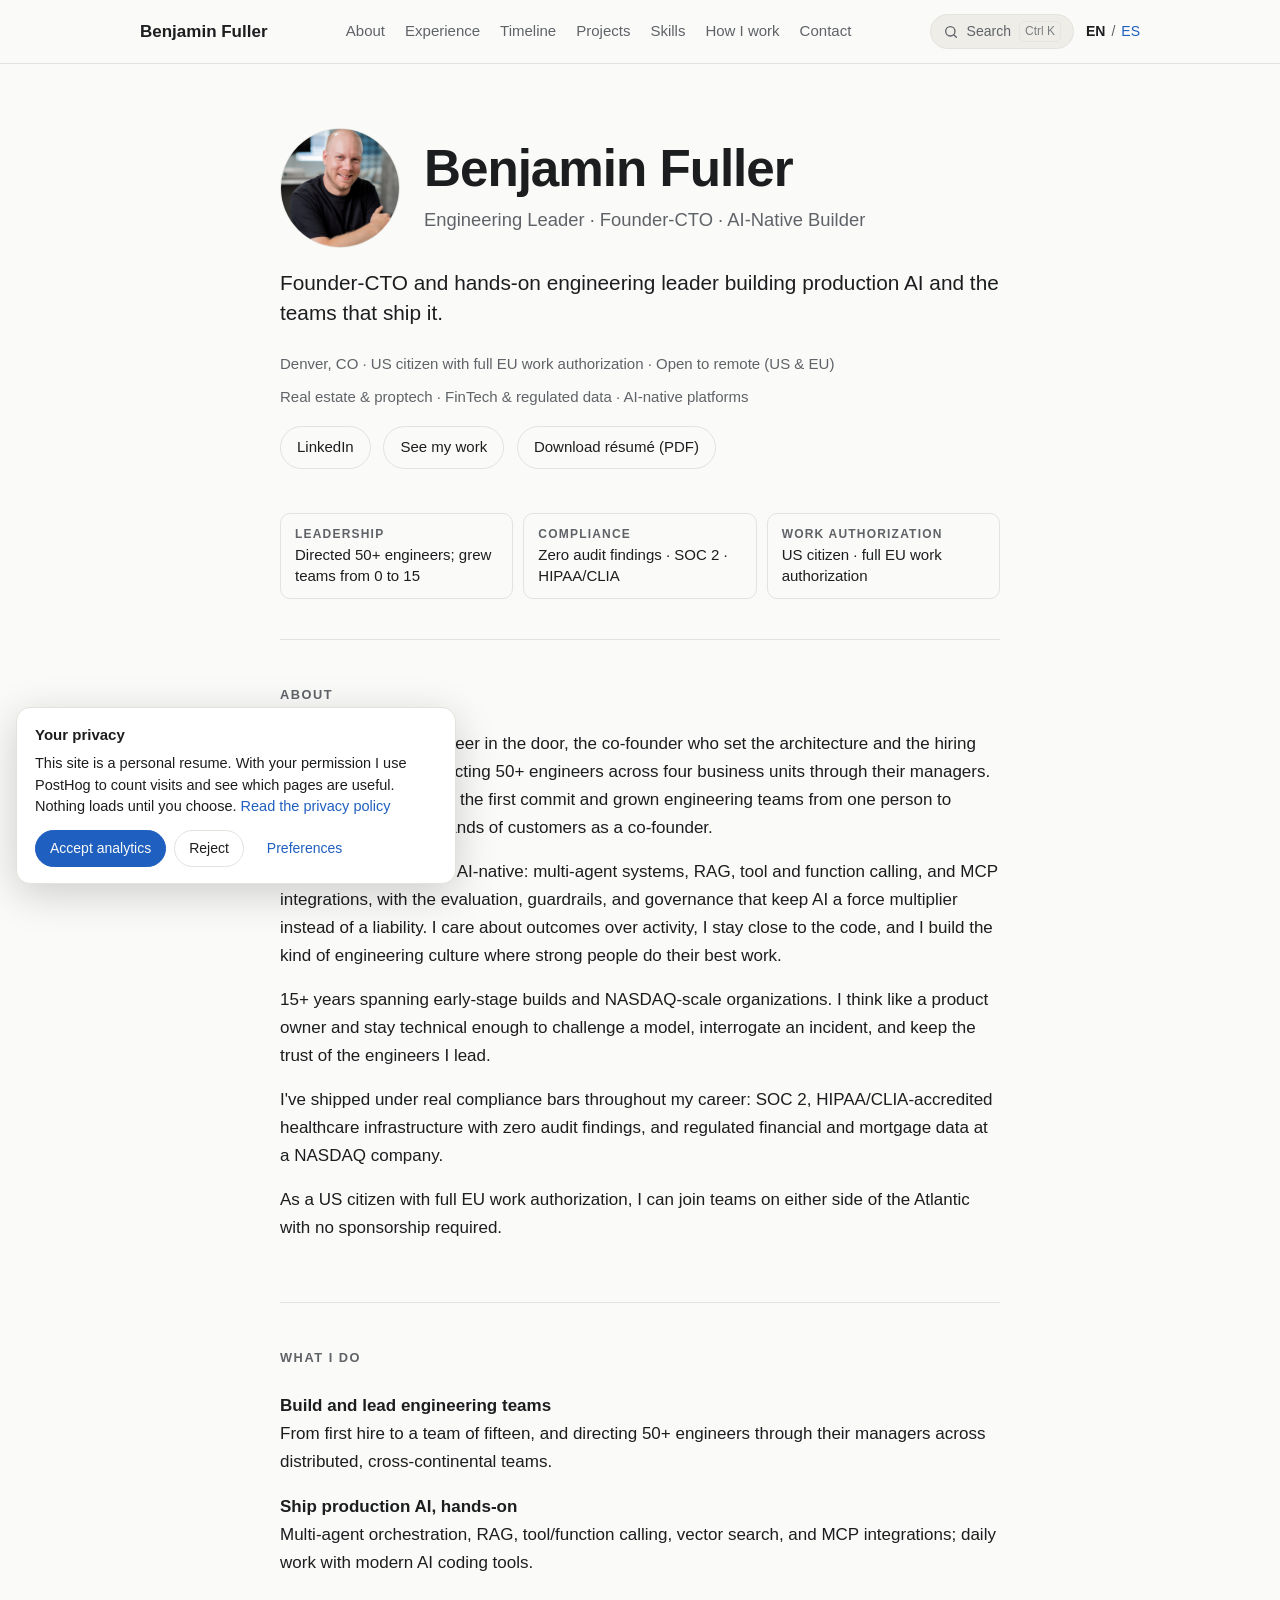
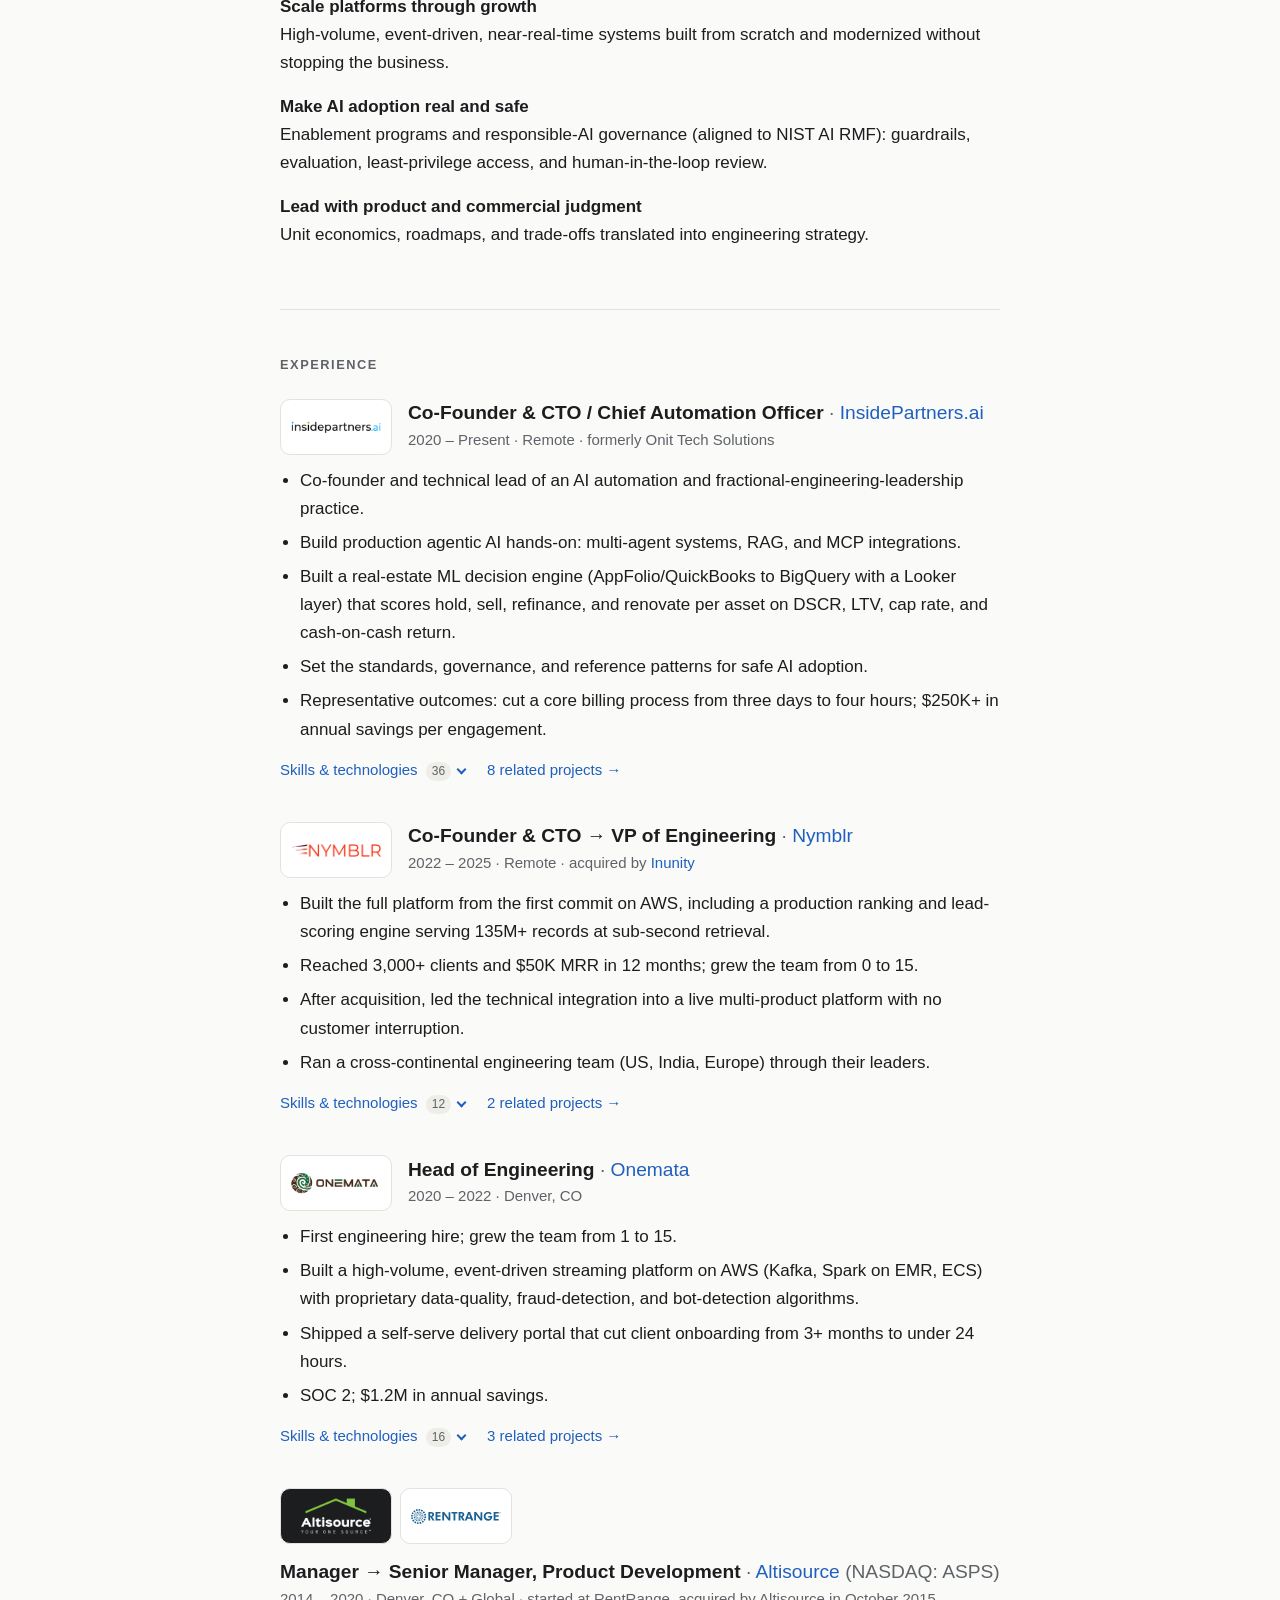
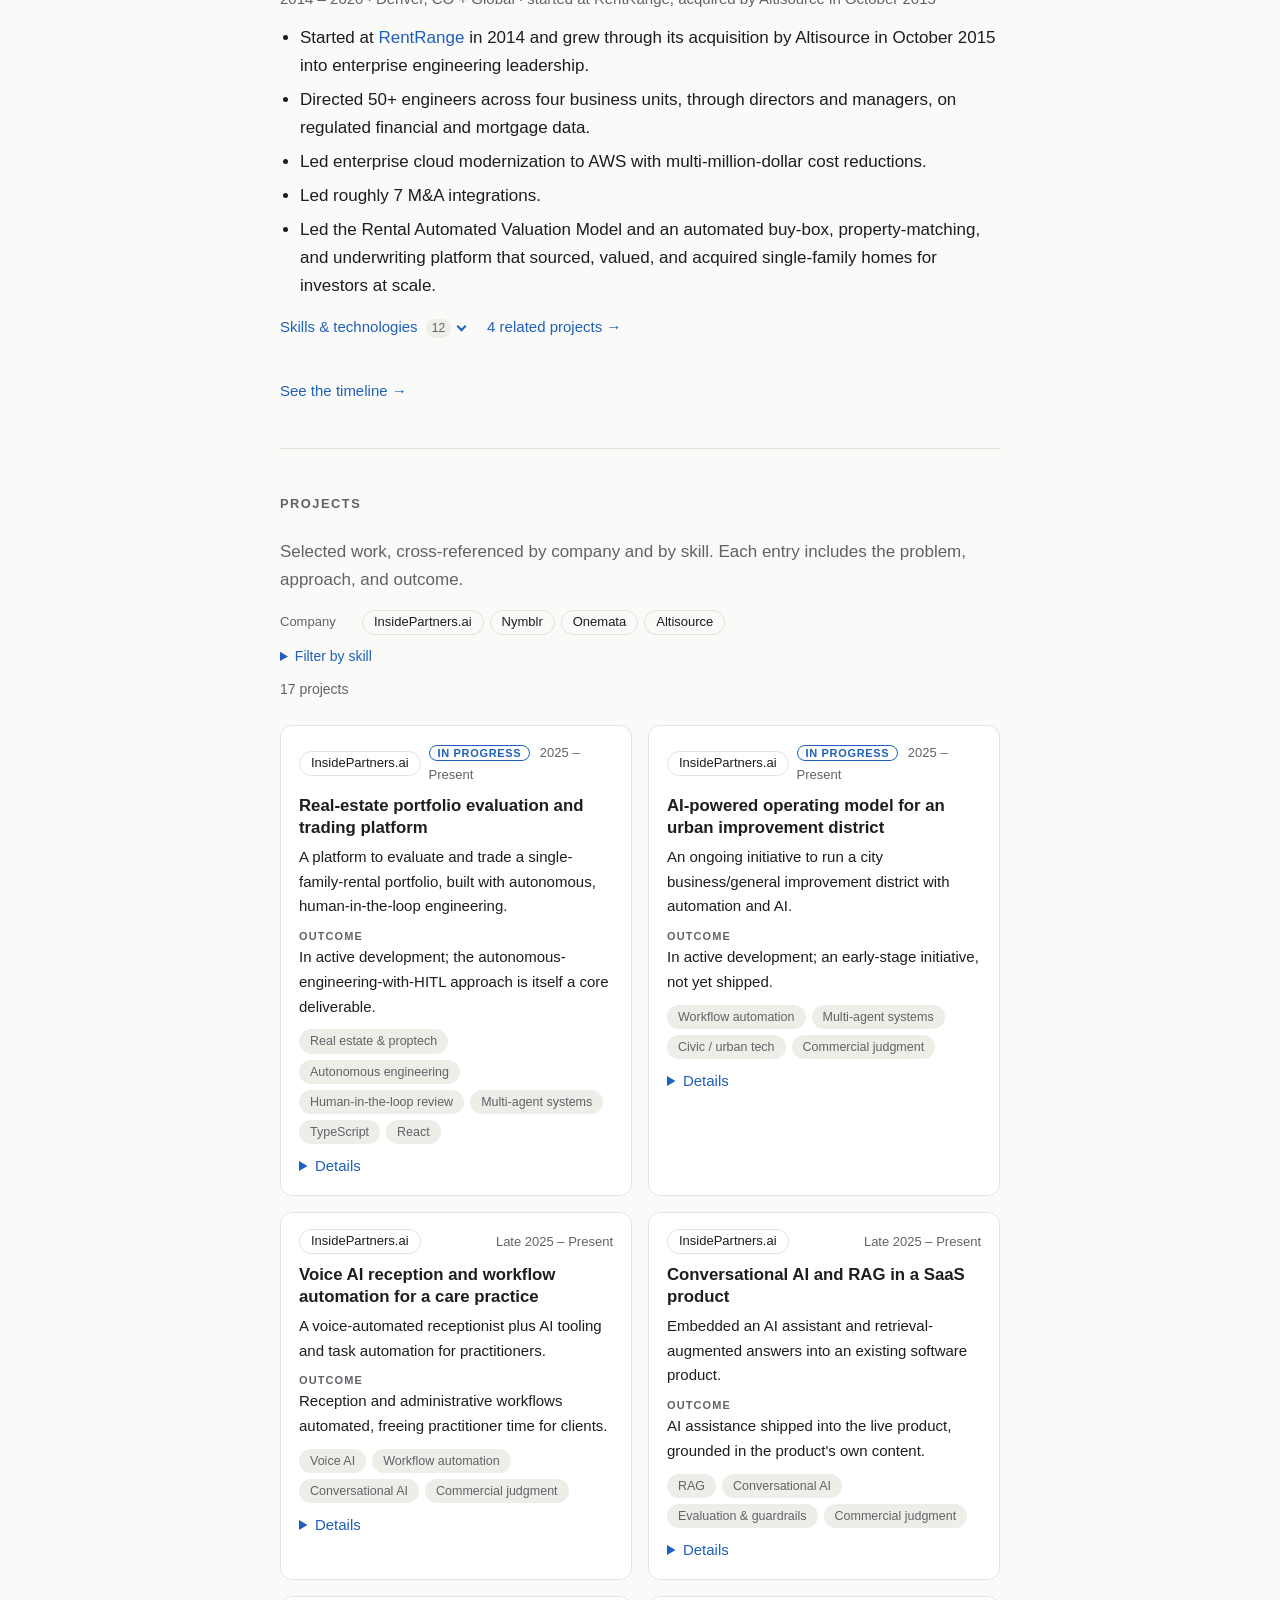
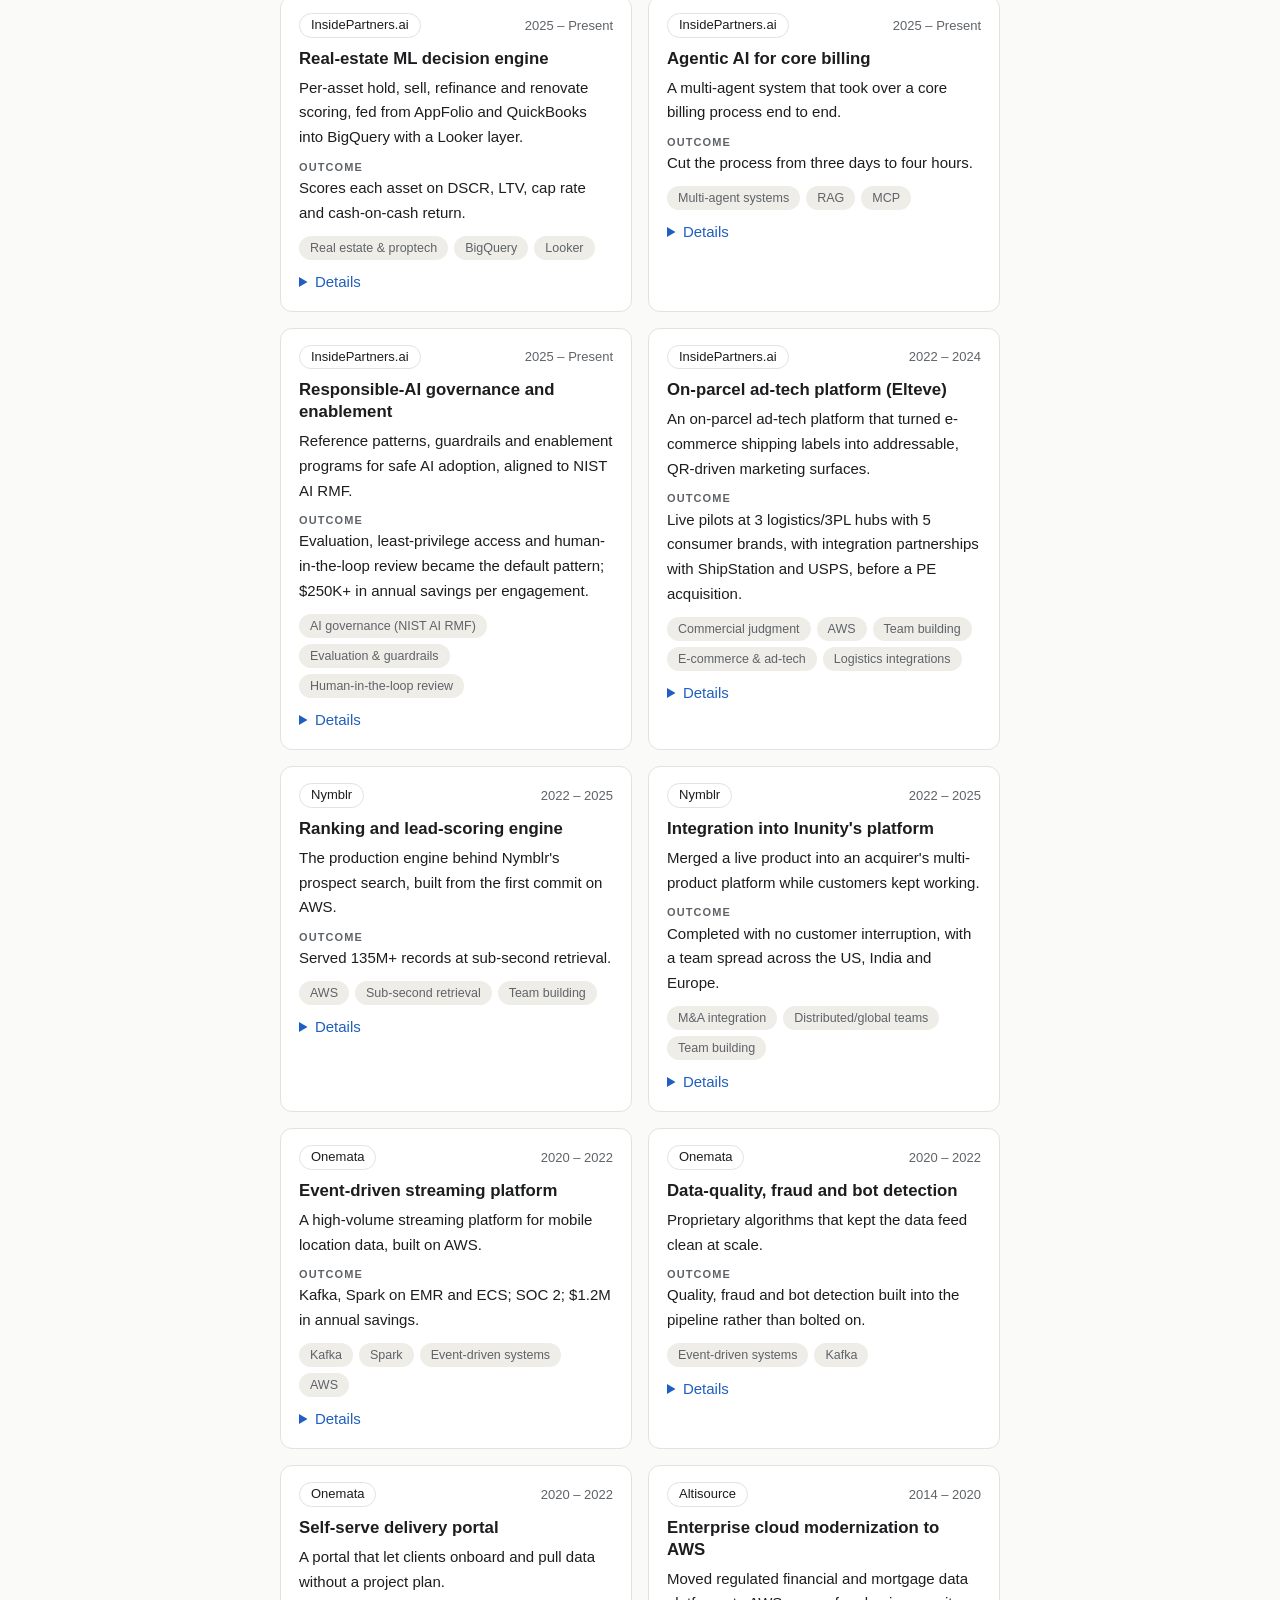
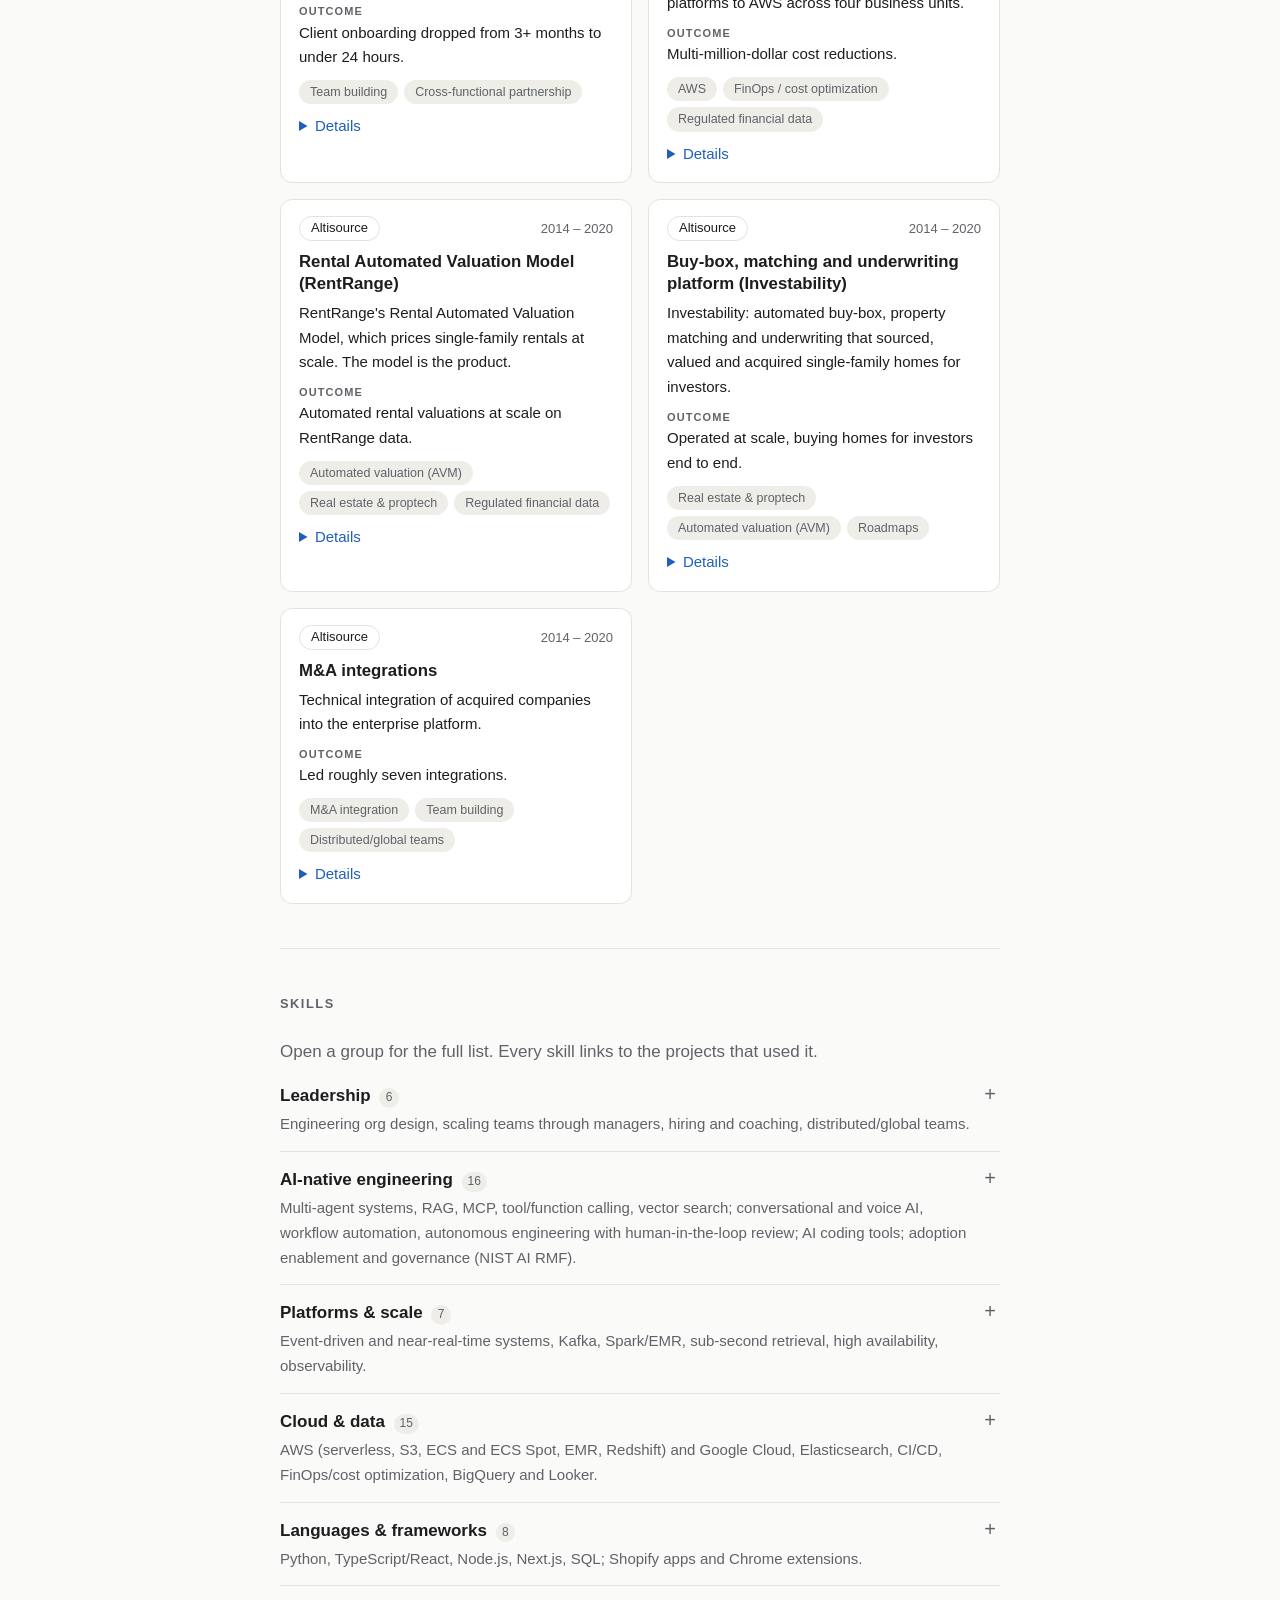
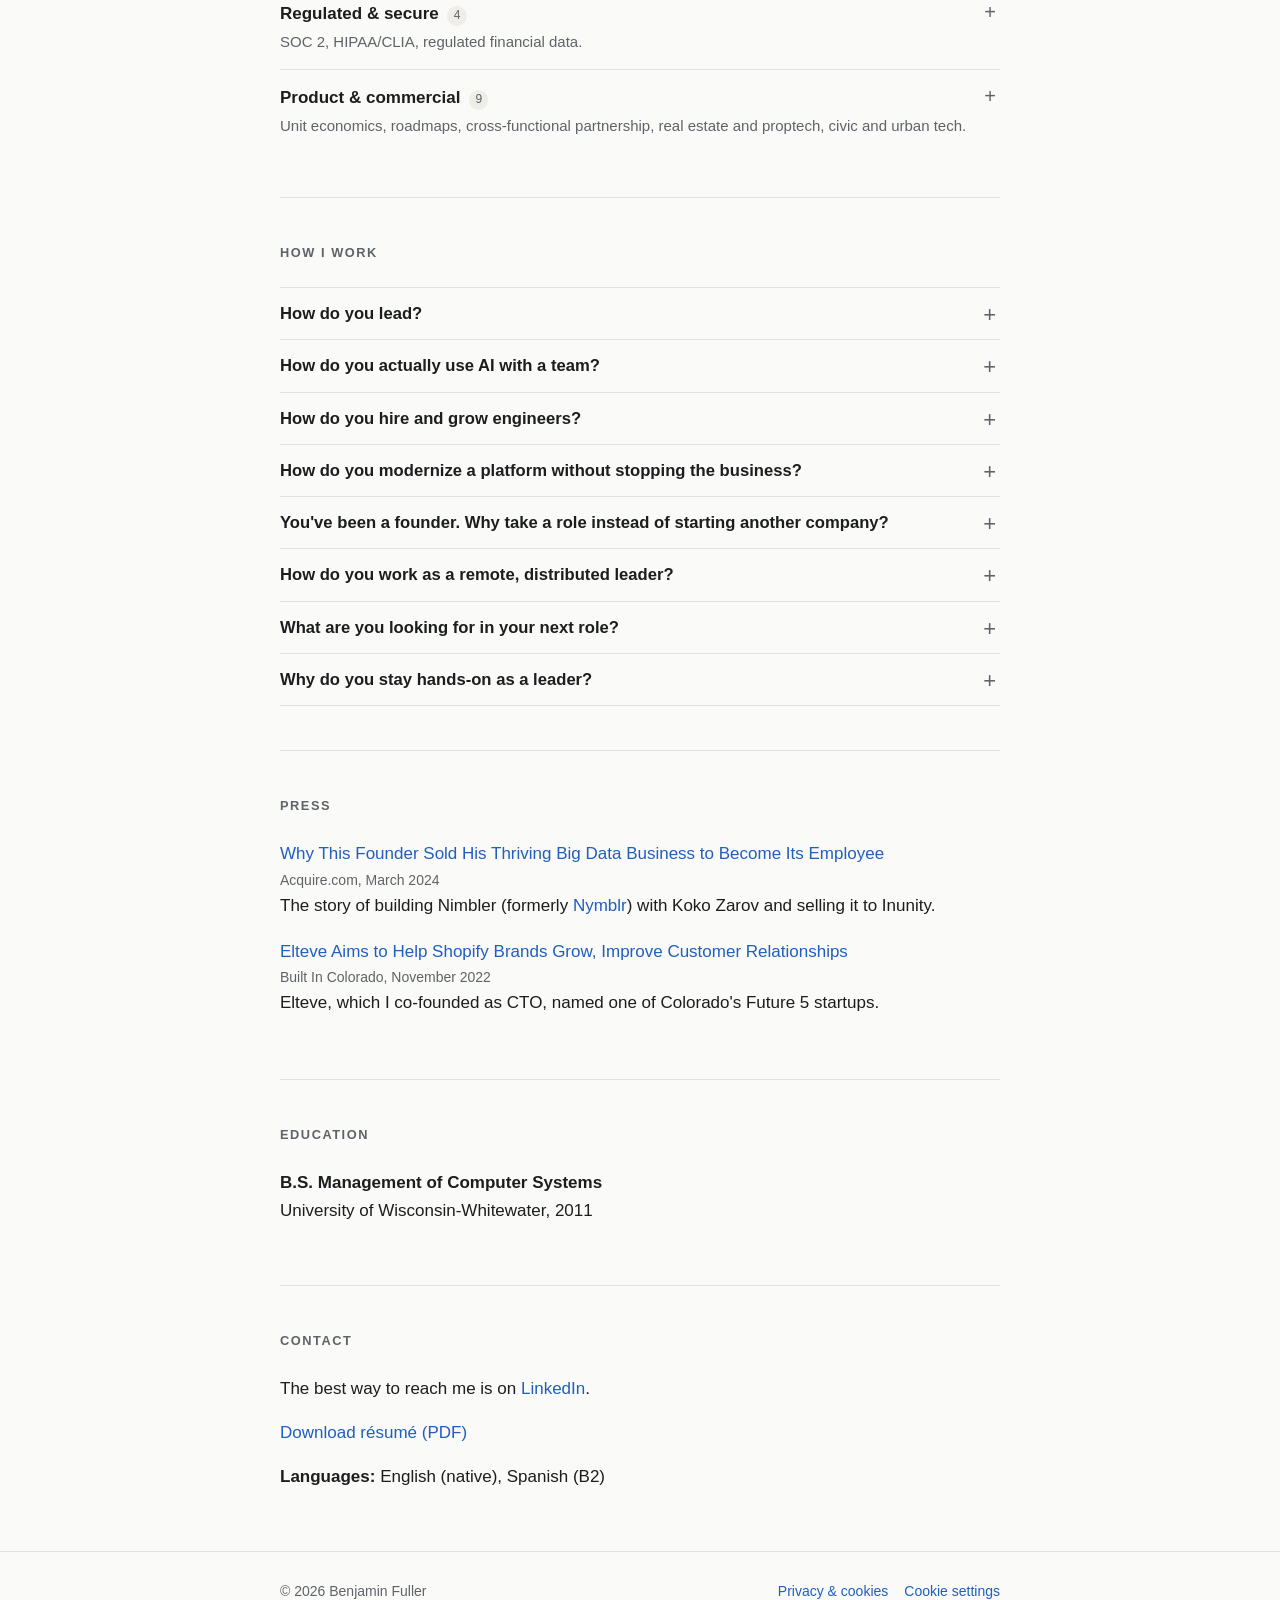
<file: index.html>
<!DOCTYPE html>
<html lang="en">
<head>
  <meta charset="utf-8">
  <meta name="viewport" content="width=device-width, initial-scale=1">
  <script>(function(){try{if(document.documentElement.lang!=='en')return;if(document.referrer&&new URL(document.referrer).origin===location.origin)return;var L=navigator.languages&&navigator.languages.length?navigator.languages:[navigator.language||''];for(var i=0;i<L.length;i++){var l=String(L[i]).toLowerCase();if(l==='es'||l.indexOf('es-')===0){location.replace("/es/"+location.search+location.hash);return;}if(l==='en'||l.indexOf('en-')===0)return;}}catch(e){}})();</script>
  <title>Benjamin Fuller · Engineering Leader &amp; Founder-CTO</title>
  <meta name="description" content="Founder-CTO and hands-on engineering leader building production AI and the teams that ship it.">
  <link rel="canonical" href="https://benfuller.me/">
  <link rel="alternate" hreflang="en" href="https://benfuller.me/">
  <link rel="alternate" hreflang="es" href="https://benfuller.me/es/">
  <link rel="alternate" hreflang="x-default" href="https://benfuller.me/">
  <meta property="og:title" content="Benjamin Fuller · Engineering Leader &amp; Founder-CTO">
  <meta property="og:description" content="Founder-CTO and hands-on engineering leader building production AI and the teams that ship it.">
  <meta property="og:type" content="website">
  <meta property="og:url" content="https://benfuller.me/">
  <meta property="og:image" content="https://benfuller.me/media/og-card.png">
  <meta property="og:locale" content="en_US">
  <meta property="og:locale:alternate" content="es_ES">
  <meta name="twitter:card" content="summary_large_image">
  <meta name="twitter:image" content="https://benfuller.me/media/og-card.png">
  <link rel="icon" href="/media/favicon.svg" type="image/svg+xml">
  <link rel="icon" href="/favicon.ico" sizes="48x48">
  <link rel="apple-touch-icon" href="/media/apple-touch-icon.png">
  <link rel="manifest" href="/media/site.webmanifest">
  <meta name="theme-color" content="#fafaf8" media="(prefers-color-scheme: light)">
  <meta name="theme-color" content="#121315" media="(prefers-color-scheme: dark)">
  <link rel="stylesheet" href="/style.css">
  <script type="application/ld+json">{"@context": "https://schema.org", "@type": "Person", "@id": "https://benfuller.me/#person", "name": "Benjamin Fuller", "url": "https://benfuller.me/", "image": "https://benfuller.me/media/headshot.jpg", "jobTitle": "Engineering Leader · Founder-CTO · AI-Native Builder", "description": "Founder-CTO and hands-on engineering leader building production AI and the teams that ship it.", "sameAs": ["https://www.linkedin.com/in/benjamin-fuller-in"], "knowsLanguage": ["en", "es"], "worksFor": {"@type": "Organization", "name": "InsidePartners.ai", "url": "https://www.insidepartners.ai"}, "alumniOf": {"@type": "CollegeOrUniversity", "name": "University of Wisconsin-Whitewater"}, "knowsAbout": ["Engineering org design", "Scaling teams through managers", "Hiring & coaching", "Distributed/global teams", "Team building", "M&A integration", "Multi-agent systems", "RAG", "MCP", "Tool/function calling", "Vector search (Zilliz)", "Anthropic Claude", "Claude Code", "Cursor", "AI governance (NIST AI RMF)", "Conversational AI", "Voice AI", "Workflow automation", "Autonomous engineering", "Evaluation & guardrails", "Human-in-the-loop review", "AI adoption enablement", "Event-driven systems", "Near-real-time systems", "Kafka", "Spark", "Sub-second retrieval", "High availability", "Observability", "AWS", "Amazon EMR", "Amazon ECS / containers", "Serverless", "CI/CD", "FinOps / cost optimization", "Google Cloud", "BigQuery", "Looker", "Amazon S3", "Amazon Redshift", "ECS Spot", "Elasticsearch", "AppFolio integration", "QuickBooks integration", "Python", "TypeScript", "React", "SQL", "Node.js", "Next.js", "Shopify apps", "Chrome extensions", "SOC 2", "HIPAA/CLIA", "Regulated financial data", "Least-privilege access", "Unit economics", "Roadmaps", "Cross-functional partnership", "Civic / urban tech", "Real estate & proptech", "Automated valuation (AVM)", "Commercial judgment", "E-commerce & ad-tech", "Logistics integrations"]}</script>
</head>
<body>
  <a class="skip" href="#main">Skip to content</a>
  <header class="top">
    <div class="wrap hdr">
      <a class="brand" href="/">Benjamin Fuller</a>
      <div class="tools">
        <button type="button" class="search-btn" id="search-open" aria-label="Search this site" aria-keyshortcuts="Control+K Meta+K">
          <svg aria-hidden="true" viewBox="0 0 24 24" width="16" height="16" fill="none" stroke="currentColor" stroke-width="2" stroke-linecap="round"><circle cx="11" cy="11" r="7"/><path d="m20 20-3.5-3.5"/></svg><span>Search</span><kbd>⌘K</kbd>
        </button>
        <span class="lang" role="group" aria-label="Language / Idioma"><span class="cur" aria-current="true" lang="en">EN</span><span aria-hidden="true">/</span><a href="/es/" hreflang="es" lang="es" aria-label="Ver este sitio en español">ES</a></span>
        <button type="button" class="menu-btn" id="menu-btn" aria-expanded="false" aria-controls="site-nav" aria-label="Menu"><span aria-hidden="true"></span></button>
      </div>
      <nav id="site-nav" aria-label="Primary">
        <a href="/#about">About</a>
        <a href="/#experience">Experience</a>
        <a href="/timeline/">Timeline</a>
        <a href="/#projects">Projects</a>
        <a href="/#skills">Skills</a>
        <a href="/#how-i-work">How I work</a>
        <a href="/#contact">Contact</a>
      </nav>
    </div>
  </header>
  <main class="wrap" id="main">
    <div class="hero" id="top">
      <div class="hero-top">
        <img class="headshot" src="/media/headshot.jpg" alt="Benjamin Fuller" width="120" height="120" onerror="this.remove()">
        <div>
          <h1>Benjamin Fuller</h1>
          <p class="role">Engineering Leader · Founder-CTO · AI-Native Builder</p>
        </div>
      </div>
      <p class="tagline">Founder-CTO and hands-on engineering leader building production AI and the teams that ship it.</p>
      <p class="meta">Denver, CO · US citizen with full EU work authorization · Open to remote (US &amp; EU)</p>
      <p class="domains">Real estate &amp; proptech · FinTech &amp; regulated data · AI-native platforms</p>
      <div class="links">
        <a href="https://www.linkedin.com/in/benjamin-fuller-in">LinkedIn</a>
        <a href="#experience">See my work</a>
        <a href="/media/resumes/Benjamin_Fuller_Resume.pdf" download="Benjamin_Fuller_Resume.pdf">Download résumé (PDF)</a>
      </div>
    </div>

    <div class="strip">
      <div><b>Leadership</b>Directed 50+ engineers; grew teams from 0 to 15</div>
      <div><b>Compliance</b>Zero audit findings · SOC 2 · HIPAA/CLIA</div>
      <div><b>Work authorization</b>US citizen · full EU work authorization</div>
    </div>

    <section id="about">
      <h2>About</h2>
      <p>I've been the first engineer in the door, the co-founder who set the architecture and the hiring bar, and the leader directing 50+ engineers across four business units through their managers. I've built platforms from the first commit and grown engineering teams from one person to fifteen, reaching thousands of customers as a co-founder.</p>
      <p>These days my work is AI-native: multi-agent systems, RAG, tool and function calling, and MCP integrations, with the evaluation, guardrails, and governance that keep AI a force multiplier instead of a liability. I care about outcomes over activity, I stay close to the code, and I build the kind of engineering culture where strong people do their best work.</p>
      <p>15+ years spanning early-stage builds and NASDAQ-scale organizations. I think like a product owner and stay technical enough to challenge a model, interrogate an incident, and keep the trust of the engineers I lead.</p>
      <p>I've shipped under real compliance bars throughout my career: SOC 2, HIPAA/CLIA-accredited healthcare infrastructure with zero audit findings, and regulated financial and mortgage data at a NASDAQ company.</p>
      <p>As a US citizen with full EU work authorization, I can join teams on either side of the Atlantic with no sponsorship required.</p>
    </section>

    <section id="what-i-do">
      <h2>What I do</h2>
      <ul class="pillars">
        <li><strong>Build and lead engineering teams</strong>From first hire to a team of fifteen, and directing 50+ engineers through their managers across distributed, cross-continental teams.</li>
        <li><strong>Ship production AI, hands-on</strong>Multi-agent orchestration, RAG, tool/function calling, vector search, and MCP integrations; daily work with modern AI coding tools.</li>
        <li><strong>Scale platforms through growth</strong>High-volume, event-driven, near-real-time systems built from scratch and modernized without stopping the business.</li>
        <li><strong>Make AI adoption real and safe</strong>Enablement programs and responsible-AI governance (aligned to NIST AI RMF): guardrails, evaluation, least-privilege access, and human-in-the-loop review.</li>
        <li><strong>Lead with product and commercial judgment</strong>Unit economics, roadmaps, and trade-offs translated into engineering strategy.</li>
      </ul>
    </section>

    <section id="experience">
      <h2>Experience</h2>

      <article class="job" id="insidepartners">
        <div class="job-head">
          <a class="logos" href="/insidepartners/" aria-label="Company page: InsidePartners.ai" title="Company page: InsidePartners.ai"><span class="logo "><img src="/media/logos/insidepartners.webp" alt="InsidePartners.ai logo" loading="lazy"></span></a>
          <div>
            <h3>Co-Founder &amp; CTO / Chief Automation Officer <span class="co">· <a href="/insidepartners/">InsidePartners.ai</a></span></h3>
            <div class="when">2020 – Present · Remote · formerly Onit Tech Solutions</div>
          </div>
        </div>
        <ul>
          <li>Co-founder and technical lead of an AI automation and fractional-engineering-leadership practice.</li>
          <li>Build production agentic AI hands-on: multi-agent systems, RAG, and MCP integrations.</li>
          <li>Built a real-estate ML decision engine (AppFolio/QuickBooks to BigQuery with a Looker layer) that scores hold, sell, refinance, and renovate per asset on DSCR, LTV, cap rate, and cash-on-cash return.</li>
          <li>Set the standards, governance, and reference patterns for safe AI adoption.</li>
          <li>Representative outcomes: cut a core billing process from three days to four hours; $250K+ in annual savings per engagement.</li>
        </ul>
        <div class="job-actions"><button type="button" class="skills-toggle" aria-expanded="false" aria-controls="skills-insidepartners" hidden>Skills &amp; technologies <span class="count">36</span><span class="chev" aria-hidden="true"></span></button><a href="/?company=insidepartners#projects">8 related projects →</a></div>
        <div class="tags skills-panel" id="skills-insidepartners"><a class="tag" href="/?skill=multi-agent#projects" data-skill="multi-agent" title="3 projects · 1 role">Multi-agent systems</a> <a class="tag" href="/?skill=rag#projects" data-skill="rag" title="2 projects · 1 role">RAG</a> <a class="tag" href="/?skill=mcp#projects" data-skill="mcp" title="1 project · 1 role">MCP</a> <span class="tag off" title="0 projects · 1 role">Tool/function calling</span> <span class="tag off" title="0 projects · 1 role">Vector search (Zilliz)</span> <span class="tag off" title="0 projects · 1 role">Anthropic Claude</span> <span class="tag off" title="0 projects · 1 role">Claude Code</span> <span class="tag off" title="0 projects · 1 role">Cursor</span> <a class="tag" href="/?skill=governance#projects" data-skill="governance" title="1 project · 1 role">AI governance (NIST AI RMF)</a> <a class="tag" href="/?skill=evals#projects" data-skill="evals" title="2 projects · 1 role">Evaluation &amp; guardrails</a> <a class="tag" href="/?skill=hitl#projects" data-skill="hitl" title="2 projects · 1 role">Human-in-the-loop review</a> <a class="tag" href="/?skill=enablement#projects" data-skill="enablement" title="1 project · 1 role">AI adoption enablement</a> <a class="tag" href="/?skill=least-priv#projects" data-skill="least-priv" title="1 project · 1 role">Least-privilege access</a> <a class="tag" href="/?skill=gcp#projects" data-skill="gcp" title="1 project · 1 role">Google Cloud</a> <a class="tag" href="/?skill=bigquery#projects" data-skill="bigquery" title="1 project · 1 role">BigQuery</a> <a class="tag" href="/?skill=looker#projects" data-skill="looker" title="1 project · 1 role">Looker</a> <a class="tag" href="/?skill=appfolio#projects" data-skill="appfolio" title="1 project · 1 role">AppFolio integration</a> <a class="tag" href="/?skill=quickbooks#projects" data-skill="quickbooks" title="1 project · 1 role">QuickBooks integration</a> <a class="tag" href="/?skill=proptech#projects" data-skill="proptech" title="4 projects · 2 roles">Real estate &amp; proptech</a> <a class="tag" href="/?skill=unit-economics#projects" data-skill="unit-economics" title="1 project · 3 roles">Unit economics</a> <a class="tag" href="/?skill=cross-functional#projects" data-skill="cross-functional" title="1 project · 4 roles">Cross-functional partnership</a> <a class="tag" href="/?skill=aws#projects" data-skill="aws" title="4 projects · 4 roles">AWS</a> <a class="tag" href="/?skill=team#projects" data-skill="team" title="5 projects · 4 roles">Team building</a> <a class="tag" href="/?skill=ecommerce#projects" data-skill="ecommerce" title="1 project · 1 role">E-commerce &amp; ad-tech</a> <a class="tag" href="/?skill=logistics#projects" data-skill="logistics" title="1 project · 1 role">Logistics integrations</a> <a class="tag" href="/?skill=react#projects" data-skill="react" title="2 projects · 1 role">React</a> <a class="tag" href="/?skill=nextjs#projects" data-skill="nextjs" title="1 project · 1 role">Next.js</a> <a class="tag" href="/?skill=shopify#projects" data-skill="shopify" title="1 project · 1 role">Shopify apps</a> <a class="tag" href="/?skill=chrome-extension#projects" data-skill="chrome-extension" title="1 project · 1 role">Chrome extensions</a> <a class="tag" href="/?skill=conversational-ai#projects" data-skill="conversational-ai" title="2 projects · 1 role">Conversational AI</a> <a class="tag" href="/?skill=voice-ai#projects" data-skill="voice-ai" title="1 project · 1 role">Voice AI</a> <a class="tag" href="/?skill=workflow-automation#projects" data-skill="workflow-automation" title="2 projects · 1 role">Workflow automation</a> <a class="tag" href="/?skill=autonomous-eng#projects" data-skill="autonomous-eng" title="1 project · 1 role">Autonomous engineering</a> <a class="tag" href="/?skill=civic-tech#projects" data-skill="civic-tech" title="1 project · 1 role">Civic / urban tech</a> <a class="tag" href="/?skill=typescript#projects" data-skill="typescript" title="1 project · 1 role">TypeScript</a> <a class="tag" href="/?skill=nodejs#projects" data-skill="nodejs" title="1 project · 1 role">Node.js</a></div>
      </article>

      <article class="job" id="nymblr">
        <div class="job-head">
          <a class="logos" href="/nymblr/" aria-label="Company page: Nymblr" title="Company page: Nymblr"><span class="logo "><img src="/media/logos/nymblr.png" alt="Nymblr logo" loading="lazy"></span></a>
          <div>
            <h3>Co-Founder &amp; CTO → VP of Engineering <span class="co">· <a href="/nymblr/">Nymblr</a></span></h3>
            <div class="when">2022 – 2025 · Remote · acquired by <a href="https://www.inunity.com">Inunity</a></div>
          </div>
        </div>
        <ul>
          <li>Built the full platform from the first commit on AWS, including a production ranking and lead-scoring engine serving 135M+ records at sub-second retrieval.</li>
          <li>Reached 3,000+ clients and $50K MRR in 12 months; grew the team from 0 to 15.</li>
          <li>After acquisition, led the technical integration into a live multi-product platform with no customer interruption.</li>
          <li>Ran a cross-continental engineering team (US, India, Europe) through their leaders.</li>
        </ul>
        <div class="job-actions"><button type="button" class="skills-toggle" aria-expanded="false" aria-controls="skills-nymblr" hidden>Skills &amp; technologies <span class="count">12</span><span class="chev" aria-hidden="true"></span></button><a href="/?company=nymblr#projects">2 related projects →</a></div>
        <div class="tags skills-panel" id="skills-nymblr"><a class="tag" href="/?skill=aws#projects" data-skill="aws" title="4 projects · 4 roles">AWS</a> <a class="tag" href="/?skill=serverless#projects" data-skill="serverless" title="1 project · 1 role">Serverless</a> <a class="tag" href="/?skill=redshift#projects" data-skill="redshift" title="1 project · 1 role">Amazon Redshift</a> <a class="tag" href="/?skill=elasticsearch#projects" data-skill="elasticsearch" title="1 project · 1 role">Elasticsearch</a> <a class="tag" href="/?skill=sub-second#projects" data-skill="sub-second" title="1 project · 1 role">Sub-second retrieval</a> <a class="tag" href="/?skill=team#projects" data-skill="team" title="5 projects · 4 roles">Team building</a> <span class="tag off" title="0 projects · 3 roles">Hiring &amp; coaching</span> <a class="tag" href="/?skill=distributed#projects" data-skill="distributed" title="2 projects · 2 roles">Distributed/global teams</a> <a class="tag" href="/?skill=scaling-managers#projects" data-skill="scaling-managers" title="2 projects · 2 roles">Scaling teams through managers</a> <a class="tag" href="/?skill=ma#projects" data-skill="ma" title="2 projects · 2 roles">M&amp;A integration</a> <a class="tag" href="/?skill=unit-economics#projects" data-skill="unit-economics" title="1 project · 3 roles">Unit economics</a> <a class="tag" href="/?skill=cross-functional#projects" data-skill="cross-functional" title="1 project · 4 roles">Cross-functional partnership</a></div>
      </article>

      <article class="job" id="onemata">
        <div class="job-head">
          <a class="logos" href="/onemata/" aria-label="Company page: Onemata" title="Company page: Onemata"><span class="logo "><img src="/media/logos/onemata.png" alt="Onemata logo" loading="lazy"></span></a>
          <div>
            <h3>Head of Engineering <span class="co">· <a href="/onemata/">Onemata</a></span></h3>
            <div class="when">2020 – 2022 · Denver, CO</div>
          </div>
        </div>
        <ul>
          <li>First engineering hire; grew the team from 1 to 15.</li>
          <li>Built a high-volume, event-driven streaming platform on AWS (Kafka, Spark on EMR, ECS) with proprietary data-quality, fraud-detection, and bot-detection algorithms.</li>
          <li>Shipped a self-serve delivery portal that cut client onboarding from 3+ months to under 24 hours.</li>
          <li>SOC 2; $1.2M in annual savings.</li>
        </ul>
        <div class="job-actions"><button type="button" class="skills-toggle" aria-expanded="false" aria-controls="skills-onemata" hidden>Skills &amp; technologies <span class="count">16</span><span class="chev" aria-hidden="true"></span></button><a href="/?company=onemata#projects">3 related projects →</a></div>
        <div class="tags skills-panel" id="skills-onemata"><a class="tag" href="/?skill=aws#projects" data-skill="aws" title="4 projects · 4 roles">AWS</a> <a class="tag" href="/?skill=s3#projects" data-skill="s3" title="1 project · 1 role">Amazon S3</a> <a class="tag" href="/?skill=ecs-spot#projects" data-skill="ecs-spot" title="1 project · 1 role">ECS Spot</a> <a class="tag" href="/?skill=python#projects" data-skill="python" title="1 project · 1 role">Python</a> <a class="tag" href="/?skill=kafka#projects" data-skill="kafka" title="2 projects · 1 role">Kafka</a> <a class="tag" href="/?skill=spark#projects" data-skill="spark" title="1 project · 1 role">Spark</a> <a class="tag" href="/?skill=emr#projects" data-skill="emr" title="1 project · 1 role">Amazon EMR</a> <a class="tag" href="/?skill=ecs#projects" data-skill="ecs" title="1 project · 1 role">Amazon ECS / containers</a> <a class="tag" href="/?skill=event-driven#projects" data-skill="event-driven" title="2 projects · 1 role">Event-driven systems</a> <a class="tag" href="/?skill=near-real-time#projects" data-skill="near-real-time" title="1 project · 1 role">Near-real-time systems</a> <a class="tag" href="/?skill=soc2#projects" data-skill="soc2" title="1 project · 1 role">SOC 2</a> <a class="tag" href="/?skill=finops#projects" data-skill="finops" title="2 projects · 2 roles">FinOps / cost optimization</a> <a class="tag" href="/?skill=team#projects" data-skill="team" title="5 projects · 4 roles">Team building</a> <span class="tag off" title="0 projects · 3 roles">Hiring &amp; coaching</span> <span class="tag off" title="0 projects · 1 role">High availability</span> <span class="tag off" title="0 projects · 1 role">Observability</span></div>
      </article>

      <article class="job" id="altisource">
        <div class="job-head">
          <a class="logos" href="/altisource/" aria-label="Company page: Altisource" title="Company page: Altisource"><span class="logo dark"><img src="/media/logos/altisource.png" alt="Altisource logo" loading="lazy"></span><span class="logo "><img src="/media/logos/rentrange.svg" alt="RentRange logo" loading="lazy"></span></a>
          <div>
            <h3>Manager → Senior Manager, Product Development <span class="co">· <a href="/altisource/">Altisource</a> (NASDAQ: ASPS)</span></h3>
            <div class="when">2014 – 2020 · Denver, CO + Global · started at RentRange, acquired by Altisource in October 2015</div>
          </div>
        </div>
        <ul>
          <li>Started at <a href="https://www.rentrange.com">RentRange</a> in 2014 and grew through its acquisition by Altisource in October 2015 into enterprise engineering leadership.</li>
          <li>Directed 50+ engineers across four business units, through directors and managers, on regulated financial and mortgage data.</li>
          <li>Led enterprise cloud modernization to AWS with multi-million-dollar cost reductions.</li>
          <li>Led roughly 7 M&amp;A integrations.</li>
          <li>Led the Rental Automated Valuation Model and an automated buy-box, property-matching, and underwriting platform that sourced, valued, and acquired single-family homes for investors at scale.</li>
        </ul>
        <div class="job-actions"><button type="button" class="skills-toggle" aria-expanded="false" aria-controls="skills-altisource" hidden>Skills &amp; technologies <span class="count">12</span><span class="chev" aria-hidden="true"></span></button><a href="/?company=altisource#projects">4 related projects →</a></div>
        <div class="tags skills-panel" id="skills-altisource"><a class="tag" href="/?skill=aws#projects" data-skill="aws" title="4 projects · 4 roles">AWS</a> <a class="tag" href="/?skill=finops#projects" data-skill="finops" title="2 projects · 2 roles">FinOps / cost optimization</a> <a class="tag" href="/?skill=reg-fin#projects" data-skill="reg-fin" title="3 projects · 1 role">Regulated financial data</a> <a class="tag" href="/?skill=ma#projects" data-skill="ma" title="2 projects · 2 roles">M&amp;A integration</a> <a class="tag" href="/?skill=distributed#projects" data-skill="distributed" title="2 projects · 2 roles">Distributed/global teams</a> <a class="tag" href="/?skill=org-design#projects" data-skill="org-design" title="1 project · 1 role">Engineering org design</a> <a class="tag" href="/?skill=scaling-managers#projects" data-skill="scaling-managers" title="2 projects · 2 roles">Scaling teams through managers</a> <span class="tag off" title="0 projects · 3 roles">Hiring &amp; coaching</span> <a class="tag" href="/?skill=proptech#projects" data-skill="proptech" title="4 projects · 2 roles">Real estate &amp; proptech</a> <a class="tag" href="/?skill=avm#projects" data-skill="avm" title="2 projects · 1 role">Automated valuation (AVM)</a> <a class="tag" href="/?skill=cross-functional#projects" data-skill="cross-functional" title="1 project · 4 roles">Cross-functional partnership</a> <a class="tag" href="/?skill=roadmaps#projects" data-skill="roadmaps" title="1 project · 1 role">Roadmaps</a></div>
      </article>
      <p class="more"><a href="/timeline/">See the timeline →</a></p>
    </section>

    <section id="projects">
      <h2>Projects</h2>
      <p class="lede">Selected work, cross-referenced by company and by skill. Each entry includes the problem, approach, and outcome.</p>
      <div class="filters" id="filters" hidden>
        <div class="filter-row"><span>Company</span><div><button type="button" class="chip" data-kind="company" data-value="insidepartners" aria-pressed="false">InsidePartners.ai</button><button type="button" class="chip" data-kind="company" data-value="nymblr" aria-pressed="false">Nymblr</button><button type="button" class="chip" data-kind="company" data-value="onemata" aria-pressed="false">Onemata</button><button type="button" class="chip" data-kind="company" data-value="altisource" aria-pressed="false">Altisource</button></div></div>
        <details class="skillfilter" id="skillfilter">
          <summary>Filter by skill</summary>
          <div class="sg"><span>Leadership</span><div><button type="button" class="chip" data-kind="skill" data-value="org-design" aria-pressed="false">Engineering org design</button><button type="button" class="chip" data-kind="skill" data-value="scaling-managers" aria-pressed="false">Scaling teams through managers</button><button type="button" class="chip" data-kind="skill" data-value="distributed" aria-pressed="false">Distributed/global teams</button><button type="button" class="chip" data-kind="skill" data-value="team" aria-pressed="false">Team building</button><button type="button" class="chip" data-kind="skill" data-value="ma" aria-pressed="false">M&amp;A integration</button></div></div><div class="sg"><span>AI-native engineering</span><div><button type="button" class="chip" data-kind="skill" data-value="multi-agent" aria-pressed="false">Multi-agent systems</button><button type="button" class="chip" data-kind="skill" data-value="rag" aria-pressed="false">RAG</button><button type="button" class="chip" data-kind="skill" data-value="mcp" aria-pressed="false">MCP</button><button type="button" class="chip" data-kind="skill" data-value="governance" aria-pressed="false">AI governance (NIST AI RMF)</button><button type="button" class="chip" data-kind="skill" data-value="conversational-ai" aria-pressed="false">Conversational AI</button><button type="button" class="chip" data-kind="skill" data-value="voice-ai" aria-pressed="false">Voice AI</button><button type="button" class="chip" data-kind="skill" data-value="workflow-automation" aria-pressed="false">Workflow automation</button><button type="button" class="chip" data-kind="skill" data-value="autonomous-eng" aria-pressed="false">Autonomous engineering</button><button type="button" class="chip" data-kind="skill" data-value="evals" aria-pressed="false">Evaluation &amp; guardrails</button><button type="button" class="chip" data-kind="skill" data-value="hitl" aria-pressed="false">Human-in-the-loop review</button><button type="button" class="chip" data-kind="skill" data-value="enablement" aria-pressed="false">AI adoption enablement</button></div></div><div class="sg"><span>Platforms &amp; scale</span><div><button type="button" class="chip" data-kind="skill" data-value="event-driven" aria-pressed="false">Event-driven systems</button><button type="button" class="chip" data-kind="skill" data-value="near-real-time" aria-pressed="false">Near-real-time systems</button><button type="button" class="chip" data-kind="skill" data-value="kafka" aria-pressed="false">Kafka</button><button type="button" class="chip" data-kind="skill" data-value="spark" aria-pressed="false">Spark</button><button type="button" class="chip" data-kind="skill" data-value="sub-second" aria-pressed="false">Sub-second retrieval</button></div></div><div class="sg"><span>Cloud &amp; data</span><div><button type="button" class="chip" data-kind="skill" data-value="aws" aria-pressed="false">AWS</button><button type="button" class="chip" data-kind="skill" data-value="emr" aria-pressed="false">Amazon EMR</button><button type="button" class="chip" data-kind="skill" data-value="ecs" aria-pressed="false">Amazon ECS / containers</button><button type="button" class="chip" data-kind="skill" data-value="serverless" aria-pressed="false">Serverless</button><button type="button" class="chip" data-kind="skill" data-value="finops" aria-pressed="false">FinOps / cost optimization</button><button type="button" class="chip" data-kind="skill" data-value="gcp" aria-pressed="false">Google Cloud</button><button type="button" class="chip" data-kind="skill" data-value="bigquery" aria-pressed="false">BigQuery</button><button type="button" class="chip" data-kind="skill" data-value="looker" aria-pressed="false">Looker</button><button type="button" class="chip" data-kind="skill" data-value="s3" aria-pressed="false">Amazon S3</button><button type="button" class="chip" data-kind="skill" data-value="redshift" aria-pressed="false">Amazon Redshift</button><button type="button" class="chip" data-kind="skill" data-value="ecs-spot" aria-pressed="false">ECS Spot</button><button type="button" class="chip" data-kind="skill" data-value="elasticsearch" aria-pressed="false">Elasticsearch</button><button type="button" class="chip" data-kind="skill" data-value="appfolio" aria-pressed="false">AppFolio integration</button><button type="button" class="chip" data-kind="skill" data-value="quickbooks" aria-pressed="false">QuickBooks integration</button></div></div><div class="sg"><span>Languages &amp; frameworks</span><div><button type="button" class="chip" data-kind="skill" data-value="python" aria-pressed="false">Python</button><button type="button" class="chip" data-kind="skill" data-value="typescript" aria-pressed="false">TypeScript</button><button type="button" class="chip" data-kind="skill" data-value="react" aria-pressed="false">React</button><button type="button" class="chip" data-kind="skill" data-value="sql" aria-pressed="false">SQL</button><button type="button" class="chip" data-kind="skill" data-value="nodejs" aria-pressed="false">Node.js</button><button type="button" class="chip" data-kind="skill" data-value="nextjs" aria-pressed="false">Next.js</button><button type="button" class="chip" data-kind="skill" data-value="shopify" aria-pressed="false">Shopify apps</button><button type="button" class="chip" data-kind="skill" data-value="chrome-extension" aria-pressed="false">Chrome extensions</button></div></div><div class="sg"><span>Regulated &amp; secure</span><div><button type="button" class="chip" data-kind="skill" data-value="soc2" aria-pressed="false">SOC 2</button><button type="button" class="chip" data-kind="skill" data-value="reg-fin" aria-pressed="false">Regulated financial data</button><button type="button" class="chip" data-kind="skill" data-value="least-priv" aria-pressed="false">Least-privilege access</button></div></div><div class="sg"><span>Product &amp; commercial</span><div><button type="button" class="chip" data-kind="skill" data-value="unit-economics" aria-pressed="false">Unit economics</button><button type="button" class="chip" data-kind="skill" data-value="roadmaps" aria-pressed="false">Roadmaps</button><button type="button" class="chip" data-kind="skill" data-value="cross-functional" aria-pressed="false">Cross-functional partnership</button><button type="button" class="chip" data-kind="skill" data-value="civic-tech" aria-pressed="false">Civic / urban tech</button><button type="button" class="chip" data-kind="skill" data-value="proptech" aria-pressed="false">Real estate &amp; proptech</button><button type="button" class="chip" data-kind="skill" data-value="avm" aria-pressed="false">Automated valuation (AVM)</button><button type="button" class="chip" data-kind="skill" data-value="product" aria-pressed="false">Commercial judgment</button><button type="button" class="chip" data-kind="skill" data-value="ecommerce" aria-pressed="false">E-commerce &amp; ad-tech</button><button type="button" class="chip" data-kind="skill" data-value="logistics" aria-pressed="false">Logistics integrations</button></div></div>
        </details>
        <p class="filter-status" aria-live="polite"><span id="f-count"></span> <button type="button" class="linklike" id="f-clear" hidden>Clear filters</button></p>
      </div>
      <div class="proj-list" id="proj-list">
        <article class="proj" id="p-portfolio-platform" data-company="insidepartners" data-skills="proptech autonomous-eng hitl multi-agent typescript react nodejs">
          <div class="proj-meta"><a class="co-chip" href="/?company=insidepartners#projects" data-company="insidepartners">InsidePartners.ai</a><span><em class="status">In progress</em> 2025 – Present</span></div>
          <h3>Real-estate portfolio evaluation and trading platform</h3>
          <p>A platform to evaluate and trade a single-family-rental portfolio, built with autonomous, human-in-the-loop engineering.</p>
          <p class="outcome"><b>Outcome</b> In active development; the autonomous-engineering-with-HITL approach is itself a core deliverable.</p>
          <div class="tags"><a class="tag" href="/?skill=proptech#projects" data-skill="proptech" title="4 projects · 2 roles">Real estate &amp; proptech</a> <a class="tag" href="/?skill=autonomous-eng#projects" data-skill="autonomous-eng" title="1 project · 1 role">Autonomous engineering</a> <a class="tag" href="/?skill=hitl#projects" data-skill="hitl" title="2 projects · 1 role">Human-in-the-loop review</a> <a class="tag" href="/?skill=multi-agent#projects" data-skill="multi-agent" title="3 projects · 1 role">Multi-agent systems</a> <a class="tag" href="/?skill=typescript#projects" data-skill="typescript" title="1 project · 1 role">TypeScript</a> <a class="tag" href="/?skill=react#projects" data-skill="react" title="2 projects · 1 role">React</a></div>
          <details>
            <summary>Details</summary>
            <dl>
              <dt>Problem</dt><dd>A real-estate investment operation needed a platform to evaluate properties and portfolios and act on buy/sell/hold decisions, and wanted it built fast, using AI agents to do much of the engineering with humans in the loop.</dd>
              <dt>Approach</dt><dd>Building the portfolio evaluation and trading platform (React/TypeScript/Node on a cloud data pipeline) while pioneering an autonomous engineering workflow: AI agents doing ETL, analysis, and implementation behind human-in-the-loop review gates, so both the product and the way it's built are AI-native.</dd>
            </dl>
            <h4>Technologies</h4><div class="tags"><a class="tag" href="/?skill=nodejs#projects" data-skill="nodejs" title="1 project · 1 role">Node.js</a></div>
          </details>
        </article>
        <article class="proj" id="p-improvement-district" data-company="insidepartners" data-skills="workflow-automation multi-agent civic-tech product">
          <div class="proj-meta"><a class="co-chip" href="/?company=insidepartners#projects" data-company="insidepartners">InsidePartners.ai</a><span><em class="status">In progress</em> 2025 – Present</span></div>
          <h3>AI-powered operating model for an urban improvement district</h3>
          <p>An ongoing initiative to run a city business/general improvement district with automation and AI.</p>
          <p class="outcome"><b>Outcome</b> In active development; an early-stage initiative, not yet shipped.</p>
          <div class="tags"><a class="tag" href="/?skill=workflow-automation#projects" data-skill="workflow-automation" title="2 projects · 1 role">Workflow automation</a> <a class="tag" href="/?skill=multi-agent#projects" data-skill="multi-agent" title="3 projects · 1 role">Multi-agent systems</a> <a class="tag" href="/?skill=civic-tech#projects" data-skill="civic-tech" title="1 project · 1 role">Civic / urban tech</a> <a class="tag" href="/?skill=product#projects" data-skill="product" title="4 projects · 1 role">Commercial judgment</a></div>
          <details>
            <summary>Details</summary>
            <dl>
              <dt>Problem</dt><dd>Urban business- and general-improvement districts run on manual administration (assessments, services, reporting, and stakeholder communication). There's a real opportunity to run one far more efficiently with automation and AI.</dd>
              <dt>Approach</dt><dd>Designing and building an AI-powered operating model for a neighborhood improvement district, automating administration, operations, and stakeholder workflows end to end.</dd>
            </dl>
            
          </details>
        </article>
        <article class="proj" id="p-voice-receptionist" data-company="insidepartners" data-skills="voice-ai workflow-automation conversational-ai product">
          <div class="proj-meta"><a class="co-chip" href="/?company=insidepartners#projects" data-company="insidepartners">InsidePartners.ai</a><span>Late 2025 – Present</span></div>
          <h3>Voice AI reception and workflow automation for a care practice</h3>
          <p>A voice-automated receptionist plus AI tooling and task automation for practitioners.</p>
          <p class="outcome"><b>Outcome</b> Reception and administrative workflows automated, freeing practitioner time for clients.</p>
          <div class="tags"><a class="tag" href="/?skill=voice-ai#projects" data-skill="voice-ai" title="1 project · 1 role">Voice AI</a> <a class="tag" href="/?skill=workflow-automation#projects" data-skill="workflow-automation" title="2 projects · 1 role">Workflow automation</a> <a class="tag" href="/?skill=conversational-ai#projects" data-skill="conversational-ai" title="2 projects · 1 role">Conversational AI</a> <a class="tag" href="/?skill=product#projects" data-skill="product" title="4 projects · 1 role">Commercial judgment</a></div>
          <details>
            <summary>Details</summary>
            <dl>
              <dt>Problem</dt><dd>A professional care practice was losing time to phone reception, manual scheduling, email triage, and administrative overhead that pulled practitioners away from their clients.</dd>
              <dt>Approach</dt><dd>Built a voice-automated receptionist and a set of AI tools for the practitioners: automating intake and scheduling calls, email and task management, and routine admin, with human oversight where it mattered.</dd>
            </dl>
            
          </details>
        </article>
        <article class="proj" id="p-saas-ai-assistant" data-company="insidepartners" data-skills="rag conversational-ai evals product">
          <div class="proj-meta"><a class="co-chip" href="/?company=insidepartners#projects" data-company="insidepartners">InsidePartners.ai</a><span>Late 2025 – Present</span></div>
          <h3>Conversational AI and RAG in a SaaS product</h3>
          <p>Embedded an AI assistant and retrieval-augmented answers into an existing software product.</p>
          <p class="outcome"><b>Outcome</b> AI assistance shipped into the live product, grounded in the product's own content.</p>
          <div class="tags"><a class="tag" href="/?skill=rag#projects" data-skill="rag" title="2 projects · 1 role">RAG</a> <a class="tag" href="/?skill=conversational-ai#projects" data-skill="conversational-ai" title="2 projects · 1 role">Conversational AI</a> <a class="tag" href="/?skill=evals#projects" data-skill="evals" title="2 projects · 1 role">Evaluation &amp; guardrails</a> <a class="tag" href="/?skill=product#projects" data-skill="product" title="4 projects · 1 role">Commercial judgment</a></div>
          <details>
            <summary>Details</summary>
            <dl>
              <dt>Problem</dt><dd>A software company wanted an AI assistant inside their product so users could ask questions and get accurate answers grounded in the product's own data, without hallucination.</dd>
              <dt>Approach</dt><dd>Integrated a conversational assistant with retrieval-augmented generation over the product's domain data, with grounding, guardrails, and evaluation so answers stayed accurate and on-topic.</dd>
            </dl>
            
          </details>
        </article>
        <article class="proj" id="p-re-decision-engine" data-company="insidepartners" data-skills="proptech bigquery looker gcp appfolio quickbooks sql">
          <div class="proj-meta"><a class="co-chip" href="/?company=insidepartners#projects" data-company="insidepartners">InsidePartners.ai</a><span>2025 – Present</span></div>
          <h3>Real-estate ML decision engine</h3>
          <p>Per-asset hold, sell, refinance and renovate scoring, fed from AppFolio and QuickBooks into BigQuery with a Looker layer.</p>
          <p class="outcome"><b>Outcome</b> Scores each asset on DSCR, LTV, cap rate and cash-on-cash return.</p>
          <div class="tags"><a class="tag" href="/?skill=proptech#projects" data-skill="proptech" title="4 projects · 2 roles">Real estate &amp; proptech</a> <a class="tag" href="/?skill=bigquery#projects" data-skill="bigquery" title="1 project · 1 role">BigQuery</a> <a class="tag" href="/?skill=looker#projects" data-skill="looker" title="1 project · 1 role">Looker</a></div>
          <details>
            <summary>Details</summary>
            <dl>
              <dt>Problem</dt><dd>Real-estate investors and operators decide whether to hold, sell, refinance, or renovate each property using data scattered across property-management and accounting systems, so the analysis is slow, manual, and inconsistent from asset to asset.</dd>
              <dt>Approach</dt><dd>Built a pipeline that pulls from AppFolio and QuickBooks into BigQuery, computes per-asset financials, and scores each property's best next move, surfaced through a Looker layer the team can act on.</dd>
            </dl>
            <h4>Technologies</h4><div class="tags"><a class="tag" href="/?skill=gcp#projects" data-skill="gcp" title="1 project · 1 role">Google Cloud</a> <a class="tag" href="/?skill=appfolio#projects" data-skill="appfolio" title="1 project · 1 role">AppFolio integration</a> <a class="tag" href="/?skill=quickbooks#projects" data-skill="quickbooks" title="1 project · 1 role">QuickBooks integration</a> <a class="tag" href="/?skill=sql#projects" data-skill="sql" title="1 project · 1 role">SQL</a></div>
          </details>
        </article>
        <article class="proj" id="p-billing-agents" data-company="insidepartners" data-skills="multi-agent rag mcp">
          <div class="proj-meta"><a class="co-chip" href="/?company=insidepartners#projects" data-company="insidepartners">InsidePartners.ai</a><span>2025 – Present</span></div>
          <h3>Agentic AI for core billing</h3>
          <p>A multi-agent system that took over a core billing process end to end.</p>
          <p class="outcome"><b>Outcome</b> Cut the process from three days to four hours.</p>
          <div class="tags"><a class="tag" href="/?skill=multi-agent#projects" data-skill="multi-agent" title="3 projects · 1 role">Multi-agent systems</a> <a class="tag" href="/?skill=rag#projects" data-skill="rag" title="2 projects · 1 role">RAG</a> <a class="tag" href="/?skill=mcp#projects" data-skill="mcp" title="1 project · 1 role">MCP</a></div>
          <details>
            <summary>Details</summary>
            <dl>
              <dt>Problem</dt><dd>A core billing process was manual and multi-step, taking about three days of human effort each cycle and leaving room for error.</dd>
              <dt>Approach</dt><dd>Built a multi-agent system (RAG and MCP integrations) that runs the billing workflow end to end, with human-in-the-loop checks at the points that matter.</dd>
            </dl>
            
          </details>
        </article>
        <article class="proj" id="p-ai-governance" data-company="insidepartners" data-skills="governance evals hitl least-priv enablement">
          <div class="proj-meta"><a class="co-chip" href="/?company=insidepartners#projects" data-company="insidepartners">InsidePartners.ai</a><span>2025 – Present</span></div>
          <h3>Responsible-AI governance and enablement</h3>
          <p>Reference patterns, guardrails and enablement programs for safe AI adoption, aligned to NIST AI RMF.</p>
          <p class="outcome"><b>Outcome</b> Evaluation, least-privilege access and human-in-the-loop review became the default pattern; $250K+ in annual savings per engagement.</p>
          <div class="tags"><a class="tag" href="/?skill=governance#projects" data-skill="governance" title="1 project · 1 role">AI governance (NIST AI RMF)</a> <a class="tag" href="/?skill=evals#projects" data-skill="evals" title="2 projects · 1 role">Evaluation &amp; guardrails</a> <a class="tag" href="/?skill=hitl#projects" data-skill="hitl" title="2 projects · 1 role">Human-in-the-loop review</a></div>
          <details>
            <summary>Details</summary>
            <dl>
              <dt>Problem</dt><dd>Teams adopting AI tools move fast but without shared guardrails, risking quality, security, and inconsistent results as adoption scales.</dd>
              <dt>Approach</dt><dd>Established reference patterns, guardrails, and enablement programs aligned to NIST AI RMF: evaluation in the workflow, least-privilege access for agents, and human-in-the-loop review.</dd>
            </dl>
            <h4>Technologies</h4><div class="tags"><a class="tag" href="/?skill=least-priv#projects" data-skill="least-priv" title="1 project · 1 role">Least-privilege access</a> <a class="tag" href="/?skill=enablement#projects" data-skill="enablement" title="1 project · 1 role">AI adoption enablement</a></div>
          </details>
        </article>
        <article class="proj" id="p-elteve" data-company="insidepartners" data-skills="product aws team ecommerce logistics react nextjs shopify chrome-extension">
          <div class="proj-meta"><a class="co-chip" href="/?company=insidepartners#projects" data-company="insidepartners">InsidePartners.ai</a><span>2022 – 2024</span></div>
          <h3>On-parcel ad-tech platform (Elteve)</h3>
          <p>An on-parcel ad-tech platform that turned e-commerce shipping labels into addressable, QR-driven marketing surfaces.</p>
          <p class="outcome"><b>Outcome</b> Live pilots at 3 logistics/3PL hubs with 5 consumer brands, with integration partnerships with ShipStation and USPS, before a PE acquisition.</p>
          <div class="tags"><a class="tag" href="/?skill=product#projects" data-skill="product" title="4 projects · 1 role">Commercial judgment</a> <a class="tag" href="/?skill=aws#projects" data-skill="aws" title="4 projects · 4 roles">AWS</a> <a class="tag" href="/?skill=team#projects" data-skill="team" title="5 projects · 4 roles">Team building</a> <a class="tag" href="/?skill=ecommerce#projects" data-skill="ecommerce" title="1 project · 1 role">E-commerce &amp; ad-tech</a> <a class="tag" href="/?skill=logistics#projects" data-skill="logistics" title="1 project · 1 role">Logistics integrations</a></div>
          <details>
            <summary>Details</summary>
            <dl>
              <dt>Problem</dt><dd>Every parcel leaving a warehouse was a missed marketing opportunity: e-commerce brands had no way to turn the physical shipping label into an owned, addressable channel.</dd>
              <dt>Approach</dt><dd>Co-founded the venture and led engineering as CTO, building the full stack (a Shopify app for brand onboarding and campaigns, a Chrome extension, a ShipStation desktop integration for 3PL hubs, and a NextJS/React advertiser dashboard) on patented QR-driven label technology, and drove the live pilot integrations with ShipStation and USPS.</dd>
            </dl>
            <h4>Technologies</h4><div class="tags"><a class="tag" href="/?skill=react#projects" data-skill="react" title="2 projects · 1 role">React</a> <a class="tag" href="/?skill=nextjs#projects" data-skill="nextjs" title="1 project · 1 role">Next.js</a> <a class="tag" href="/?skill=shopify#projects" data-skill="shopify" title="1 project · 1 role">Shopify apps</a> <a class="tag" href="/?skill=chrome-extension#projects" data-skill="chrome-extension" title="1 project · 1 role">Chrome extensions</a></div>
          </details>
        </article>
        <article class="proj" id="p-nymblr-ranking" data-company="nymblr" data-skills="aws sub-second team serverless redshift elasticsearch">
          <div class="proj-meta"><a class="co-chip" href="/?company=nymblr#projects" data-company="nymblr">Nymblr</a><span>2022 – 2025</span></div>
          <h3>Ranking and lead-scoring engine</h3>
          <p>The production engine behind Nymblr's prospect search, built from the first commit on AWS.</p>
          <p class="outcome"><b>Outcome</b> Served 135M+ records at sub-second retrieval.</p>
          <div class="tags"><a class="tag" href="/?skill=aws#projects" data-skill="aws" title="4 projects · 4 roles">AWS</a> <a class="tag" href="/?skill=sub-second#projects" data-skill="sub-second" title="1 project · 1 role">Sub-second retrieval</a> <a class="tag" href="/?skill=team#projects" data-skill="team" title="5 projects · 4 roles">Team building</a></div>
          <details>
            <summary>Details</summary>
            <dl>
              <dt>Problem</dt><dd>A prospecting platform is only as good as its search: users have to find and rank the right B2B contacts out of hundreds of millions of records, instantly.</dd>
              <dt>Approach</dt><dd>Built the production ranking and lead-scoring engine from the first commit on AWS, tuned for sub-second retrieval across the full dataset so prospect search felt instant.</dd>
            </dl>
            <h4>Technologies</h4><div class="tags"><a class="tag" href="/?skill=serverless#projects" data-skill="serverless" title="1 project · 1 role">Serverless</a> <a class="tag" href="/?skill=redshift#projects" data-skill="redshift" title="1 project · 1 role">Amazon Redshift</a> <a class="tag" href="/?skill=elasticsearch#projects" data-skill="elasticsearch" title="1 project · 1 role">Elasticsearch</a></div>
          </details>
        </article>
        <article class="proj" id="p-nymblr-integration" data-company="nymblr" data-skills="ma distributed team scaling-managers">
          <div class="proj-meta"><a class="co-chip" href="/?company=nymblr#projects" data-company="nymblr">Nymblr</a><span>2022 – 2025</span></div>
          <h3>Integration into Inunity's platform</h3>
          <p>Merged a live product into an acquirer's multi-product platform while customers kept working.</p>
          <p class="outcome"><b>Outcome</b> Completed with no customer interruption, with a team spread across the US, India and Europe.</p>
          <div class="tags"><a class="tag" href="/?skill=ma#projects" data-skill="ma" title="2 projects · 2 roles">M&amp;A integration</a> <a class="tag" href="/?skill=distributed#projects" data-skill="distributed" title="2 projects · 2 roles">Distributed/global teams</a> <a class="tag" href="/?skill=team#projects" data-skill="team" title="5 projects · 4 roles">Team building</a></div>
          <details>
            <summary>Details</summary>
            <dl>
              <dt>Problem</dt><dd>After the acquisition, a live product with paying customers had to be merged into the acquirer's multi-product platform without downtime or disruption.</dd>
              <dt>Approach</dt><dd>Led the integration incrementally so customers kept working throughout, coordinating a cross-continental team (US, India, Europe) through their leaders.</dd>
            </dl>
            <h4>Technologies</h4><div class="tags"><a class="tag" href="/?skill=scaling-managers#projects" data-skill="scaling-managers" title="2 projects · 2 roles">Scaling teams through managers</a></div>
          </details>
        </article>
        <article class="proj" id="p-onemata-streaming" data-company="onemata" data-skills="kafka spark event-driven aws emr ecs s3 ecs-spot python soc2 finops">
          <div class="proj-meta"><a class="co-chip" href="/?company=onemata#projects" data-company="onemata">Onemata</a><span>2020 – 2022</span></div>
          <h3>Event-driven streaming platform</h3>
          <p>A high-volume streaming platform for mobile location data, built on AWS.</p>
          <p class="outcome"><b>Outcome</b> Kafka, Spark on EMR and ECS; SOC 2; $1.2M in annual savings.</p>
          <div class="tags"><a class="tag" href="/?skill=kafka#projects" data-skill="kafka" title="2 projects · 1 role">Kafka</a> <a class="tag" href="/?skill=spark#projects" data-skill="spark" title="1 project · 1 role">Spark</a> <a class="tag" href="/?skill=event-driven#projects" data-skill="event-driven" title="2 projects · 1 role">Event-driven systems</a> <a class="tag" href="/?skill=aws#projects" data-skill="aws" title="4 projects · 4 roles">AWS</a></div>
          <details>
            <summary>Details</summary>
            <dl>
              <dt>Problem</dt><dd>High-volume mobile location data arrives continuously and has to be ingested, processed, and delivered at scale, reliably and cost-effectively.</dd>
              <dt>Approach</dt><dd>Built an event-driven streaming platform on AWS (Kafka, Spark on EMR, ECS) designed for high throughput, reliability, and cost control, under SOC 2.</dd>
            </dl>
            <h4>Technologies</h4><div class="tags"><a class="tag" href="/?skill=emr#projects" data-skill="emr" title="1 project · 1 role">Amazon EMR</a> <a class="tag" href="/?skill=ecs#projects" data-skill="ecs" title="1 project · 1 role">Amazon ECS / containers</a> <a class="tag" href="/?skill=s3#projects" data-skill="s3" title="1 project · 1 role">Amazon S3</a> <a class="tag" href="/?skill=ecs-spot#projects" data-skill="ecs-spot" title="1 project · 1 role">ECS Spot</a> <a class="tag" href="/?skill=python#projects" data-skill="python" title="1 project · 1 role">Python</a> <a class="tag" href="/?skill=soc2#projects" data-skill="soc2" title="1 project · 1 role">SOC 2</a> <a class="tag" href="/?skill=finops#projects" data-skill="finops" title="2 projects · 2 roles">FinOps / cost optimization</a></div>
          </details>
        </article>
        <article class="proj" id="p-onemata-quality" data-company="onemata" data-skills="event-driven kafka near-real-time">
          <div class="proj-meta"><a class="co-chip" href="/?company=onemata#projects" data-company="onemata">Onemata</a><span>2020 – 2022</span></div>
          <h3>Data-quality, fraud and bot detection</h3>
          <p>Proprietary algorithms that kept the data feed clean at scale.</p>
          <p class="outcome"><b>Outcome</b> Quality, fraud and bot detection built into the pipeline rather than bolted on.</p>
          <div class="tags"><a class="tag" href="/?skill=event-driven#projects" data-skill="event-driven" title="2 projects · 1 role">Event-driven systems</a> <a class="tag" href="/?skill=kafka#projects" data-skill="kafka" title="2 projects · 1 role">Kafka</a></div>
          <details>
            <summary>Details</summary>
            <dl>
              <dt>Problem</dt><dd>Location data at scale is noisy: fraud, bot traffic, and low-quality signals degrade the product if they reach customers.</dd>
              <dt>Approach</dt><dd>Built proprietary data-quality, fraud-detection, and bot-detection algorithms directly into the streaming pipeline, catching bad data upstream rather than after delivery.</dd>
            </dl>
            <h4>Technologies</h4><div class="tags"><a class="tag" href="/?skill=near-real-time#projects" data-skill="near-real-time" title="1 project · 1 role">Near-real-time systems</a></div>
          </details>
        </article>
        <article class="proj" id="p-onemata-portal" data-company="onemata" data-skills="team cross-functional unit-economics">
          <div class="proj-meta"><a class="co-chip" href="/?company=onemata#projects" data-company="onemata">Onemata</a><span>2020 – 2022</span></div>
          <h3>Self-serve delivery portal</h3>
          <p>A portal that let clients onboard and pull data without a project plan.</p>
          <p class="outcome"><b>Outcome</b> Client onboarding dropped from 3+ months to under 24 hours.</p>
          <div class="tags"><a class="tag" href="/?skill=team#projects" data-skill="team" title="5 projects · 4 roles">Team building</a> <a class="tag" href="/?skill=cross-functional#projects" data-skill="cross-functional" title="1 project · 4 roles">Cross-functional partnership</a></div>
          <details>
            <summary>Details</summary>
            <dl>
              <dt>Problem</dt><dd>Onboarding a new data client took 3+ months of manual, project-managed work, capping growth and tying up the team.</dd>
              <dt>Approach</dt><dd>Shipped a self-serve portal that let clients configure, onboard, and pull data themselves, removing the manual project plan from the critical path.</dd>
            </dl>
            <h4>Technologies</h4><div class="tags"><a class="tag" href="/?skill=unit-economics#projects" data-skill="unit-economics" title="1 project · 3 roles">Unit economics</a></div>
          </details>
        </article>
        <article class="proj" id="p-altisource-aws" data-company="altisource" data-skills="aws finops reg-fin scaling-managers">
          <div class="proj-meta"><a class="co-chip" href="/?company=altisource#projects" data-company="altisource">Altisource</a><span>2014 – 2020</span></div>
          <h3>Enterprise cloud modernization to AWS</h3>
          <p>Moved regulated financial and mortgage data platforms to AWS across four business units.</p>
          <p class="outcome"><b>Outcome</b> Multi-million-dollar cost reductions.</p>
          <div class="tags"><a class="tag" href="/?skill=aws#projects" data-skill="aws" title="4 projects · 4 roles">AWS</a> <a class="tag" href="/?skill=finops#projects" data-skill="finops" title="2 projects · 2 roles">FinOps / cost optimization</a> <a class="tag" href="/?skill=reg-fin#projects" data-skill="reg-fin" title="3 projects · 1 role">Regulated financial data</a></div>
          <details>
            <summary>Details</summary>
            <dl>
              <dt>Problem</dt><dd>Regulated financial and mortgage data platforms across four business units ran on aging infrastructure that was costly and hard to scale.</dd>
              <dt>Approach</dt><dd>Led the modernization and re-platforming onto AWS across the business units, keeping delivery running throughout, with a cloud-first template that scaled org-wide.</dd>
            </dl>
            <h4>Technologies</h4><div class="tags"><a class="tag" href="/?skill=scaling-managers#projects" data-skill="scaling-managers" title="2 projects · 2 roles">Scaling teams through managers</a></div>
          </details>
        </article>
        <article class="proj" id="p-altisource-avm" data-company="altisource" data-skills="avm proptech reg-fin">
          <div class="proj-meta"><a class="co-chip" href="/?company=altisource#projects" data-company="altisource">Altisource</a><span>2014 – 2020</span></div>
          <h3>Rental Automated Valuation Model (RentRange)</h3>
          <p>RentRange's Rental Automated Valuation Model, which prices single-family rentals at scale. The model is the product.</p>
          <p class="outcome"><b>Outcome</b> Automated rental valuations at scale on RentRange data.</p>
          <div class="tags"><a class="tag" href="/?skill=avm#projects" data-skill="avm" title="2 projects · 1 role">Automated valuation (AVM)</a> <a class="tag" href="/?skill=proptech#projects" data-skill="proptech" title="4 projects · 2 roles">Real estate &amp; proptech</a> <a class="tag" href="/?skill=reg-fin#projects" data-skill="reg-fin" title="3 projects · 1 role">Regulated financial data</a></div>
          <details>
            <summary>Details</summary>
            <dl>
              <dt>Problem</dt><dd>Pricing single-family rentals accurately at scale requires turning raw rental-market data into reliable, defensible valuations.</dd>
              <dt>Approach</dt><dd>Led development of the Rental Automated Valuation Model at RentRange, where the model is the product.</dd>
            </dl>
            
          </details>
        </article>
        <article class="proj" id="p-altisource-buybox" data-company="altisource" data-skills="proptech avm roadmaps reg-fin">
          <div class="proj-meta"><a class="co-chip" href="/?company=altisource#projects" data-company="altisource">Altisource</a><span>2014 – 2020</span></div>
          <h3>Buy-box, matching and underwriting platform (Investability)</h3>
          <p>Investability: automated buy-box, property matching and underwriting that sourced, valued and acquired single-family homes for investors.</p>
          <p class="outcome"><b>Outcome</b> Operated at scale, buying homes for investors end to end.</p>
          <div class="tags"><a class="tag" href="/?skill=proptech#projects" data-skill="proptech" title="4 projects · 2 roles">Real estate &amp; proptech</a> <a class="tag" href="/?skill=avm#projects" data-skill="avm" title="2 projects · 1 role">Automated valuation (AVM)</a> <a class="tag" href="/?skill=roadmaps#projects" data-skill="roadmaps" title="1 project · 1 role">Roadmaps</a></div>
          <details>
            <summary>Details</summary>
            <dl>
              <dt>Problem</dt><dd>Institutional investors buying single-family homes need to source, value, and underwrite properties against a defined buy-box far faster and more consistently than manual analysis allows.</dd>
              <dt>Approach</dt><dd>Led Investability, an automated buy-box, property-matching, deal-scoring, and underwriting platform that sourced, valued, and acquired single-family homes end to end.</dd>
            </dl>
            <h4>Technologies</h4><div class="tags"><a class="tag" href="/?skill=reg-fin#projects" data-skill="reg-fin" title="3 projects · 1 role">Regulated financial data</a></div>
          </details>
        </article>
        <article class="proj" id="p-altisource-ma" data-company="altisource" data-skills="ma team distributed org-design">
          <div class="proj-meta"><a class="co-chip" href="/?company=altisource#projects" data-company="altisource">Altisource</a><span>2014 – 2020</span></div>
          <h3>M&amp;A integrations</h3>
          <p>Technical integration of acquired companies into the enterprise platform.</p>
          <p class="outcome"><b>Outcome</b> Led roughly seven integrations.</p>
          <div class="tags"><a class="tag" href="/?skill=ma#projects" data-skill="ma" title="2 projects · 2 roles">M&amp;A integration</a> <a class="tag" href="/?skill=team#projects" data-skill="team" title="5 projects · 4 roles">Team building</a> <a class="tag" href="/?skill=distributed#projects" data-skill="distributed" title="2 projects · 2 roles">Distributed/global teams</a></div>
          <details>
            <summary>Details</summary>
            <dl>
              <dt>Problem</dt><dd>A NASDAQ company growing by acquisition has to fold acquired companies' technology and teams into the enterprise platform without breaking either side.</dd>
              <dt>Approach</dt><dd>Led the technical side of roughly seven M&amp;A integrations: due diligence, integration, and separation, bringing acquired systems and distributed teams onto the platform.</dd>
            </dl>
            <h4>Technologies</h4><div class="tags"><a class="tag" href="/?skill=org-design#projects" data-skill="org-design" title="1 project · 1 role">Engineering org design</a></div>
          </details>
        </article>
      </div>
    </section>

    <section id="skills">
      <h2>Skills</h2>
      <p class="lede">Open a group for the full list. Every skill links to the projects that used it.</p>
      <details class="skillcat" id="skills-leadership">
        <summary><strong>Leadership</strong> <span class="count">6</span><span class="sum">Engineering org design, scaling teams through managers, hiring and coaching, distributed/global teams.</span></summary>
        <div class="tags"><a class="skill" href="/?skill=org-design#projects" data-skill="org-design" title="1 project · 1 role">Engineering org design<span class="n">1</span></a> <a class="skill" href="/?skill=scaling-managers#projects" data-skill="scaling-managers" title="2 projects · 2 roles">Scaling teams through managers<span class="n">2</span></a> <span class="skill off" title="0 projects · 3 roles">Hiring &amp; coaching</span> <a class="skill" href="/?skill=distributed#projects" data-skill="distributed" title="2 projects · 2 roles">Distributed/global teams<span class="n">2</span></a> <a class="skill" href="/?skill=team#projects" data-skill="team" title="5 projects · 4 roles">Team building<span class="n">5</span></a> <a class="skill" href="/?skill=ma#projects" data-skill="ma" title="2 projects · 2 roles">M&amp;A integration<span class="n">2</span></a></div>
      </details>
      <details class="skillcat" id="skills-ai">
        <summary><strong>AI-native engineering</strong> <span class="count">16</span><span class="sum">Multi-agent systems, RAG, MCP, tool/function calling, vector search; conversational and voice AI, workflow automation, autonomous engineering with human-in-the-loop review; AI coding tools; adoption enablement and governance (NIST AI RMF).</span></summary>
        <div class="tags"><a class="skill" href="/?skill=multi-agent#projects" data-skill="multi-agent" title="3 projects · 1 role">Multi-agent systems<span class="n">3</span></a> <a class="skill" href="/?skill=rag#projects" data-skill="rag" title="2 projects · 1 role">RAG<span class="n">2</span></a> <a class="skill" href="/?skill=mcp#projects" data-skill="mcp" title="1 project · 1 role">MCP<span class="n">1</span></a> <span class="skill off" title="0 projects · 1 role">Tool/function calling</span> <span class="skill off" title="0 projects · 1 role">Vector search (Zilliz)</span> <span class="skill off" title="0 projects · 1 role">Anthropic Claude</span> <span class="skill off" title="0 projects · 1 role">Claude Code</span> <span class="skill off" title="0 projects · 1 role">Cursor</span> <a class="skill" href="/?skill=governance#projects" data-skill="governance" title="1 project · 1 role">AI governance (NIST AI RMF)<span class="n">1</span></a> <a class="skill" href="/?skill=conversational-ai#projects" data-skill="conversational-ai" title="2 projects · 1 role">Conversational AI<span class="n">2</span></a> <a class="skill" href="/?skill=voice-ai#projects" data-skill="voice-ai" title="1 project · 1 role">Voice AI<span class="n">1</span></a> <a class="skill" href="/?skill=workflow-automation#projects" data-skill="workflow-automation" title="2 projects · 1 role">Workflow automation<span class="n">2</span></a> <a class="skill" href="/?skill=autonomous-eng#projects" data-skill="autonomous-eng" title="1 project · 1 role">Autonomous engineering<span class="n">1</span></a> <a class="skill" href="/?skill=evals#projects" data-skill="evals" title="2 projects · 1 role">Evaluation &amp; guardrails<span class="n">2</span></a> <a class="skill" href="/?skill=hitl#projects" data-skill="hitl" title="2 projects · 1 role">Human-in-the-loop review<span class="n">2</span></a> <a class="skill" href="/?skill=enablement#projects" data-skill="enablement" title="1 project · 1 role">AI adoption enablement<span class="n">1</span></a></div>
      </details>
      <details class="skillcat" id="skills-platforms">
        <summary><strong>Platforms &amp; scale</strong> <span class="count">7</span><span class="sum">Event-driven and near-real-time systems, Kafka, Spark/EMR, sub-second retrieval, high availability, observability.</span></summary>
        <div class="tags"><a class="skill" href="/?skill=event-driven#projects" data-skill="event-driven" title="2 projects · 1 role">Event-driven systems<span class="n">2</span></a> <a class="skill" href="/?skill=near-real-time#projects" data-skill="near-real-time" title="1 project · 1 role">Near-real-time systems<span class="n">1</span></a> <a class="skill" href="/?skill=kafka#projects" data-skill="kafka" title="2 projects · 1 role">Kafka<span class="n">2</span></a> <a class="skill" href="/?skill=spark#projects" data-skill="spark" title="1 project · 1 role">Spark<span class="n">1</span></a> <a class="skill" href="/?skill=sub-second#projects" data-skill="sub-second" title="1 project · 1 role">Sub-second retrieval<span class="n">1</span></a> <span class="skill off" title="0 projects · 1 role">High availability</span> <span class="skill off" title="0 projects · 1 role">Observability</span></div>
      </details>
      <details class="skillcat" id="skills-cloud">
        <summary><strong>Cloud &amp; data</strong> <span class="count">15</span><span class="sum">AWS (serverless, S3, ECS and ECS Spot, EMR, Redshift) and Google Cloud, Elasticsearch, CI/CD, FinOps/cost optimization, BigQuery and Looker.</span></summary>
        <div class="tags"><a class="skill" href="/?skill=aws#projects" data-skill="aws" title="4 projects · 4 roles">AWS<span class="n">4</span></a> <a class="skill" href="/?skill=emr#projects" data-skill="emr" title="1 project · 1 role">Amazon EMR<span class="n">1</span></a> <a class="skill" href="/?skill=ecs#projects" data-skill="ecs" title="1 project · 1 role">Amazon ECS / containers<span class="n">1</span></a> <a class="skill" href="/?skill=serverless#projects" data-skill="serverless" title="1 project · 1 role">Serverless<span class="n">1</span></a> <span class="skill off" title="0 projects · 0 roles">CI/CD</span> <a class="skill" href="/?skill=finops#projects" data-skill="finops" title="2 projects · 2 roles">FinOps / cost optimization<span class="n">2</span></a> <a class="skill" href="/?skill=gcp#projects" data-skill="gcp" title="1 project · 1 role">Google Cloud<span class="n">1</span></a> <a class="skill" href="/?skill=bigquery#projects" data-skill="bigquery" title="1 project · 1 role">BigQuery<span class="n">1</span></a> <a class="skill" href="/?skill=looker#projects" data-skill="looker" title="1 project · 1 role">Looker<span class="n">1</span></a> <a class="skill" href="/?skill=s3#projects" data-skill="s3" title="1 project · 1 role">Amazon S3<span class="n">1</span></a> <a class="skill" href="/?skill=redshift#projects" data-skill="redshift" title="1 project · 1 role">Amazon Redshift<span class="n">1</span></a> <a class="skill" href="/?skill=ecs-spot#projects" data-skill="ecs-spot" title="1 project · 1 role">ECS Spot<span class="n">1</span></a> <a class="skill" href="/?skill=elasticsearch#projects" data-skill="elasticsearch" title="1 project · 1 role">Elasticsearch<span class="n">1</span></a> <a class="skill" href="/?skill=appfolio#projects" data-skill="appfolio" title="1 project · 1 role">AppFolio integration<span class="n">1</span></a> <a class="skill" href="/?skill=quickbooks#projects" data-skill="quickbooks" title="1 project · 1 role">QuickBooks integration<span class="n">1</span></a></div>
      </details>
      <details class="skillcat" id="skills-languages">
        <summary><strong>Languages &amp; frameworks</strong> <span class="count">8</span><span class="sum">Python, TypeScript/React, Node.js, Next.js, SQL; Shopify apps and Chrome extensions.</span></summary>
        <div class="tags"><a class="skill" href="/?skill=python#projects" data-skill="python" title="1 project · 1 role">Python<span class="n">1</span></a> <a class="skill" href="/?skill=typescript#projects" data-skill="typescript" title="1 project · 1 role">TypeScript<span class="n">1</span></a> <a class="skill" href="/?skill=react#projects" data-skill="react" title="2 projects · 1 role">React<span class="n">2</span></a> <a class="skill" href="/?skill=sql#projects" data-skill="sql" title="1 project · 1 role">SQL<span class="n">1</span></a> <a class="skill" href="/?skill=nodejs#projects" data-skill="nodejs" title="1 project · 1 role">Node.js<span class="n">1</span></a> <a class="skill" href="/?skill=nextjs#projects" data-skill="nextjs" title="1 project · 1 role">Next.js<span class="n">1</span></a> <a class="skill" href="/?skill=shopify#projects" data-skill="shopify" title="1 project · 1 role">Shopify apps<span class="n">1</span></a> <a class="skill" href="/?skill=chrome-extension#projects" data-skill="chrome-extension" title="1 project · 1 role">Chrome extensions<span class="n">1</span></a></div>
      </details>
      <details class="skillcat" id="skills-regulated">
        <summary><strong>Regulated &amp; secure</strong> <span class="count">4</span><span class="sum">SOC 2, HIPAA/CLIA, regulated financial data.</span></summary>
        <div class="tags"><a class="skill" href="/?skill=soc2#projects" data-skill="soc2" title="1 project · 1 role">SOC 2<span class="n">1</span></a> <span class="skill off" title="0 projects · 0 roles">HIPAA/CLIA</span> <a class="skill" href="/?skill=reg-fin#projects" data-skill="reg-fin" title="3 projects · 1 role">Regulated financial data<span class="n">3</span></a> <a class="skill" href="/?skill=least-priv#projects" data-skill="least-priv" title="1 project · 1 role">Least-privilege access<span class="n">1</span></a></div>
      </details>
      <details class="skillcat" id="skills-product">
        <summary><strong>Product &amp; commercial</strong> <span class="count">9</span><span class="sum">Unit economics, roadmaps, cross-functional partnership, real estate and proptech, civic and urban tech.</span></summary>
        <div class="tags"><a class="skill" href="/?skill=unit-economics#projects" data-skill="unit-economics" title="1 project · 3 roles">Unit economics<span class="n">1</span></a> <a class="skill" href="/?skill=roadmaps#projects" data-skill="roadmaps" title="1 project · 1 role">Roadmaps<span class="n">1</span></a> <a class="skill" href="/?skill=cross-functional#projects" data-skill="cross-functional" title="1 project · 4 roles">Cross-functional partnership<span class="n">1</span></a> <a class="skill" href="/?skill=civic-tech#projects" data-skill="civic-tech" title="1 project · 1 role">Civic / urban tech<span class="n">1</span></a> <a class="skill" href="/?skill=proptech#projects" data-skill="proptech" title="4 projects · 2 roles">Real estate &amp; proptech<span class="n">4</span></a> <a class="skill" href="/?skill=avm#projects" data-skill="avm" title="2 projects · 1 role">Automated valuation (AVM)<span class="n">2</span></a> <a class="skill" href="/?skill=product#projects" data-skill="product" title="4 projects · 1 role">Commercial judgment<span class="n">4</span></a> <a class="skill" href="/?skill=ecommerce#projects" data-skill="ecommerce" title="1 project · 1 role">E-commerce &amp; ad-tech<span class="n">1</span></a> <a class="skill" href="/?skill=logistics#projects" data-skill="logistics" title="1 project · 1 role">Logistics integrations<span class="n">1</span></a></div>
      </details>
    </section>

    <section id="how-i-work">
      <h2>How I work</h2>
      <div class="qa-list">
        <details class="qa" id="q-lead">
          <summary>How do you lead?</summary>
          <p>As a player-coach. I set the technical direction and the standards, then stay close enough to the work to review the hard implementations, unblock people, and step into a production problem when it helps. I lead through managers as a team grows, developing leaders rather than routing everything through me, but I never drift so far from the code that I lose the judgment to tell good technical decisions from expensive ones.</p>
        </details>
        <details class="qa" id="q-ai-with-a-team">
          <summary>How do you actually use AI with a team?</summary>
          <p>Every day, and deliberately. I build production agentic systems myself (multi-agent orchestration, RAG, tool calling, MCP), so I know where AI earns its keep and where a deterministic workflow is the better call. With a team, adoption is a people problem more than a tooling one: I find a champion, pair, train, and measure against cycle time and quality rather than lines of code. And I put the guardrails in first (evaluation, review discipline, least-privilege access, human-in-the-loop) so AI stays a multiplier instead of a cleanup generator.</p>
        </details>
        <details class="qa" id="q-hire-and-grow">
          <summary>How do you hire and grow engineers?</summary>
          <p>I set a clear bar and protect it, then invest hard in the people I bring in. I've grown teams from one engineer to fifteen and directed 50+ through their managers, so I've learned to develop managers and senior leaders, not just individual contributors. I give direct, specific feedback, I create room for people to take on things slightly beyond their current level, and I treat retention as a design problem: reducing knowledge silos so a team stays resilient through growth and change.</p>
        </details>
        <details class="qa" id="q-modernize">
          <summary>How do you modernize a platform without stopping the business?</summary>
          <p>Incrementally, and with a visible plan. I've led cloud modernizations, legacy consolidations, and acquired-product integrations where the business had to keep running the whole time. I map the technical debt, sequence the work so each step ships value and nothing goes dark, and I'm honest about when to extend, when to refactor, and when to replace. The goal is to make the platform stronger as it scales without ever handing customers a disruption.</p>
        </details>
        <details class="qa" id="q-founder-to-role">
          <summary>You've been a founder. Why take a role instead of starting another company?</summary>
          <p>Because the work I most enjoy is building the product and the team, and I can do that inside one company I believe in without needing to own the cap table to feel ownership. As a founder I sat at the leadership table and carried outcomes and unit economics directly, so I bring that operator's mindset to a role. I just get to point all of it at one mission instead of running the whole business at once.</p>
        </details>
        <details class="qa" id="q-remote">
          <summary>How do you work as a remote, distributed leader?</summary>
          <p>It's how I've worked for years: teams across the US, India, and Europe, led through their leaders. Remote-first rewards clarity: good written communication, lightweight process for planning and incidents, and trust with accountability rather than presence as a proxy for progress. I'm a US citizen with full EU work authorization, so I can join teams on either side of the Atlantic without sponsorship.</p>
        </details>
        <details class="qa" id="q-next-role">
          <summary>What are you looking for in your next role?</summary>
          <p>A real leadership seat where I can be hands-on, at a company where AI is genuinely part of how the product and the team get built. I do my best work in regulated or operationally complex domains (fintech, proptech, healthcare-adjacent, data platforms) and at the stage where growth is stretching how the team works and someone has to build the operating rhythm for what's next. I care most about the mission, the people, and getting to do the work, not the title.</p>
        </details>
        <details class="qa" id="q-hands-on">
          <summary>Why do you stay hands-on as a leader?</summary>
          <p>Because it's how I keep honest judgment and credibility. Building things myself is how I can tell the difference between AI that's buying real leverage and AI that's quietly creating a cleanup job later, how I stay current on the thing that's changing fastest, and how I keep the trust of the engineers I lead. A leader who's drifted away from the work loses the ability to make the calls that matter most.</p>
        </details>
      </div>
    </section>

    <section id="press">
      <h2>Press</h2>
      <ul class="press">
        <li>
          <a href="https://blog.acquire.com/koko-zarov-ben-fuller-nimbler-nymblr/">Why This Founder Sold His Thriving Big Data Business to Become Its Employee</a>
          <span class="src">Acquire.com, March 2024</span>
          The story of building Nimbler (formerly <a href="/nymblr/">Nymblr</a>) with Koko Zarov and selling it to Inunity.
        </li>
        <li>
          <a href="https://builtincolorado.com/2022/11/04/colorado-future-5-startup-elteve-q4-2022">Elteve Aims to Help Shopify Brands Grow, Improve Customer Relationships</a>
          <span class="src">Built In Colorado, November 2022</span>
          Elteve, which I co-founded as CTO, named one of Colorado's Future 5 startups.
        </li>
      </ul>
    </section>

    <section id="education">
      <h2>Education</h2>
      <p><strong>B.S. Management of Computer Systems</strong><br>University of Wisconsin-Whitewater, 2011</p>
    </section>

    <section id="contact">
      <h2>Contact</h2>
      <p>The best way to reach me is on <a href="https://www.linkedin.com/in/benjamin-fuller-in">LinkedIn</a>.</p>
      <p><a href="/media/resumes/Benjamin_Fuller_Resume.pdf" download="Benjamin_Fuller_Resume.pdf">Download résumé (PDF)</a></p>
      <p><strong>Languages:</strong> English (native), Spanish (B2)</p>
    </section>
  </main>
  <footer>
    <div class="wrap">
      <span>&copy; 2026 Benjamin Fuller</span>
      <span class="foot-links">
        <a href="/privacy/">Privacy &amp; cookies</a>
        <button type="button" class="linklike" data-open-cookies>Cookie settings</button>
      </span>
    </div>
  </footer>
  <script type="application/json" id="site-config">{"lang": "en", "home": "/", "searchIndex": "/search-index.json", "privacy": "/privacy/", "posthog": {"key": "", "host": "https://eu.i.posthog.com"}, "ui": {"search": "Jump to a role, project, skill…", "empty": "Nothing matches. Try a technology, company or year.", "hint": "↑↓ to move · Enter to open · Esc to close", "types": {"faq": "How I work", "section": "Sections", "role": "Experience", "project": "Projects", "skill": "Skills", "press": "Press", "action": "Actions"}, "count": "{n} of {total} projects", "total": "{total} projects", "searchAria": "Search this site", "top": "Back to top", "consent": {"title": "Your privacy", "text": "This site is a personal resume. With your permission I use PostHog to count visits and see which pages are useful. Nothing loads until you choose.", "accept": "Accept analytics", "reject": "Reject", "prefs": "Preferences", "save": "Save choices", "necessary": "Necessary", "necessary_d": "Remembers your cookie choice on this device. Always on.", "analytics": "Analytics (PostHog)", "analytics_d": "Anonymous page views and clicks, hosted in the EU. Off unless you allow it.", "more": "Read the privacy policy", "close": "Close"}}}</script>
  <script src="/site.js" defer></script>
  <script src="/consent.js" defer></script>
</body>
</html>
</file>
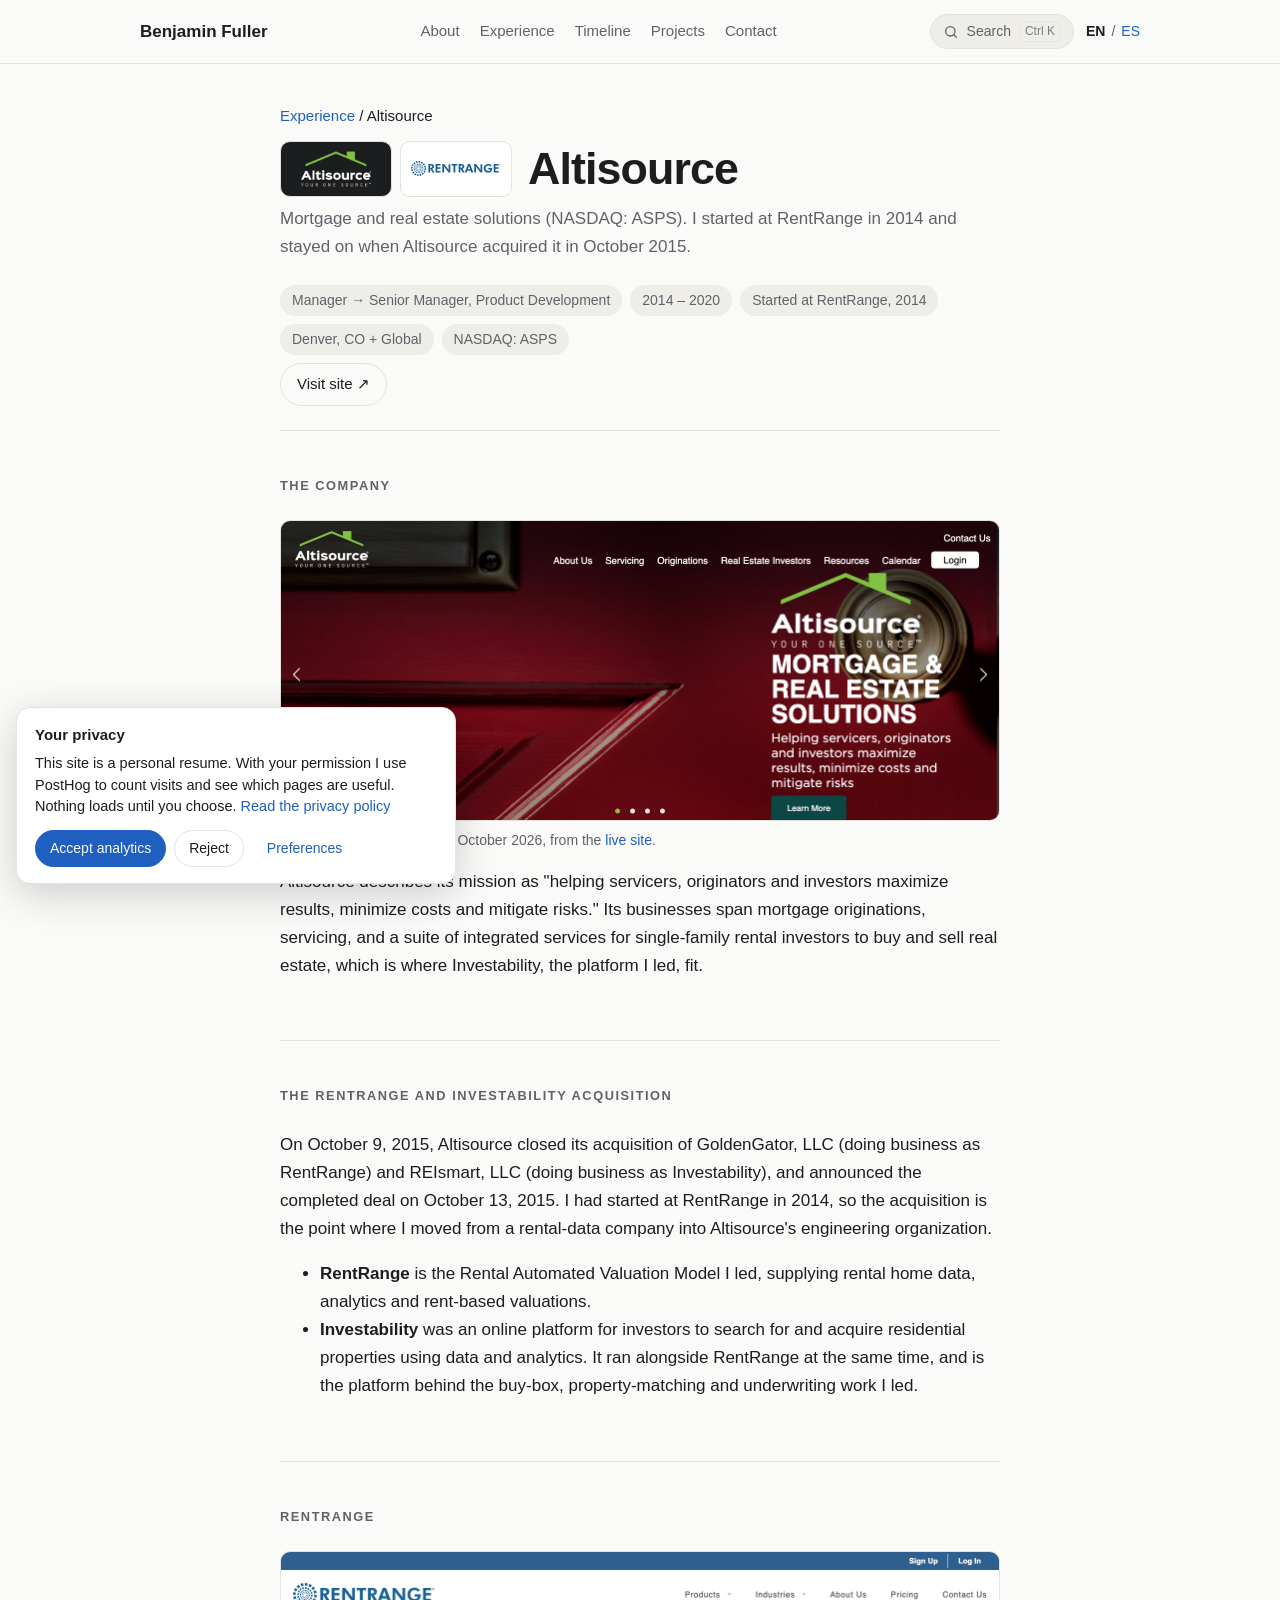
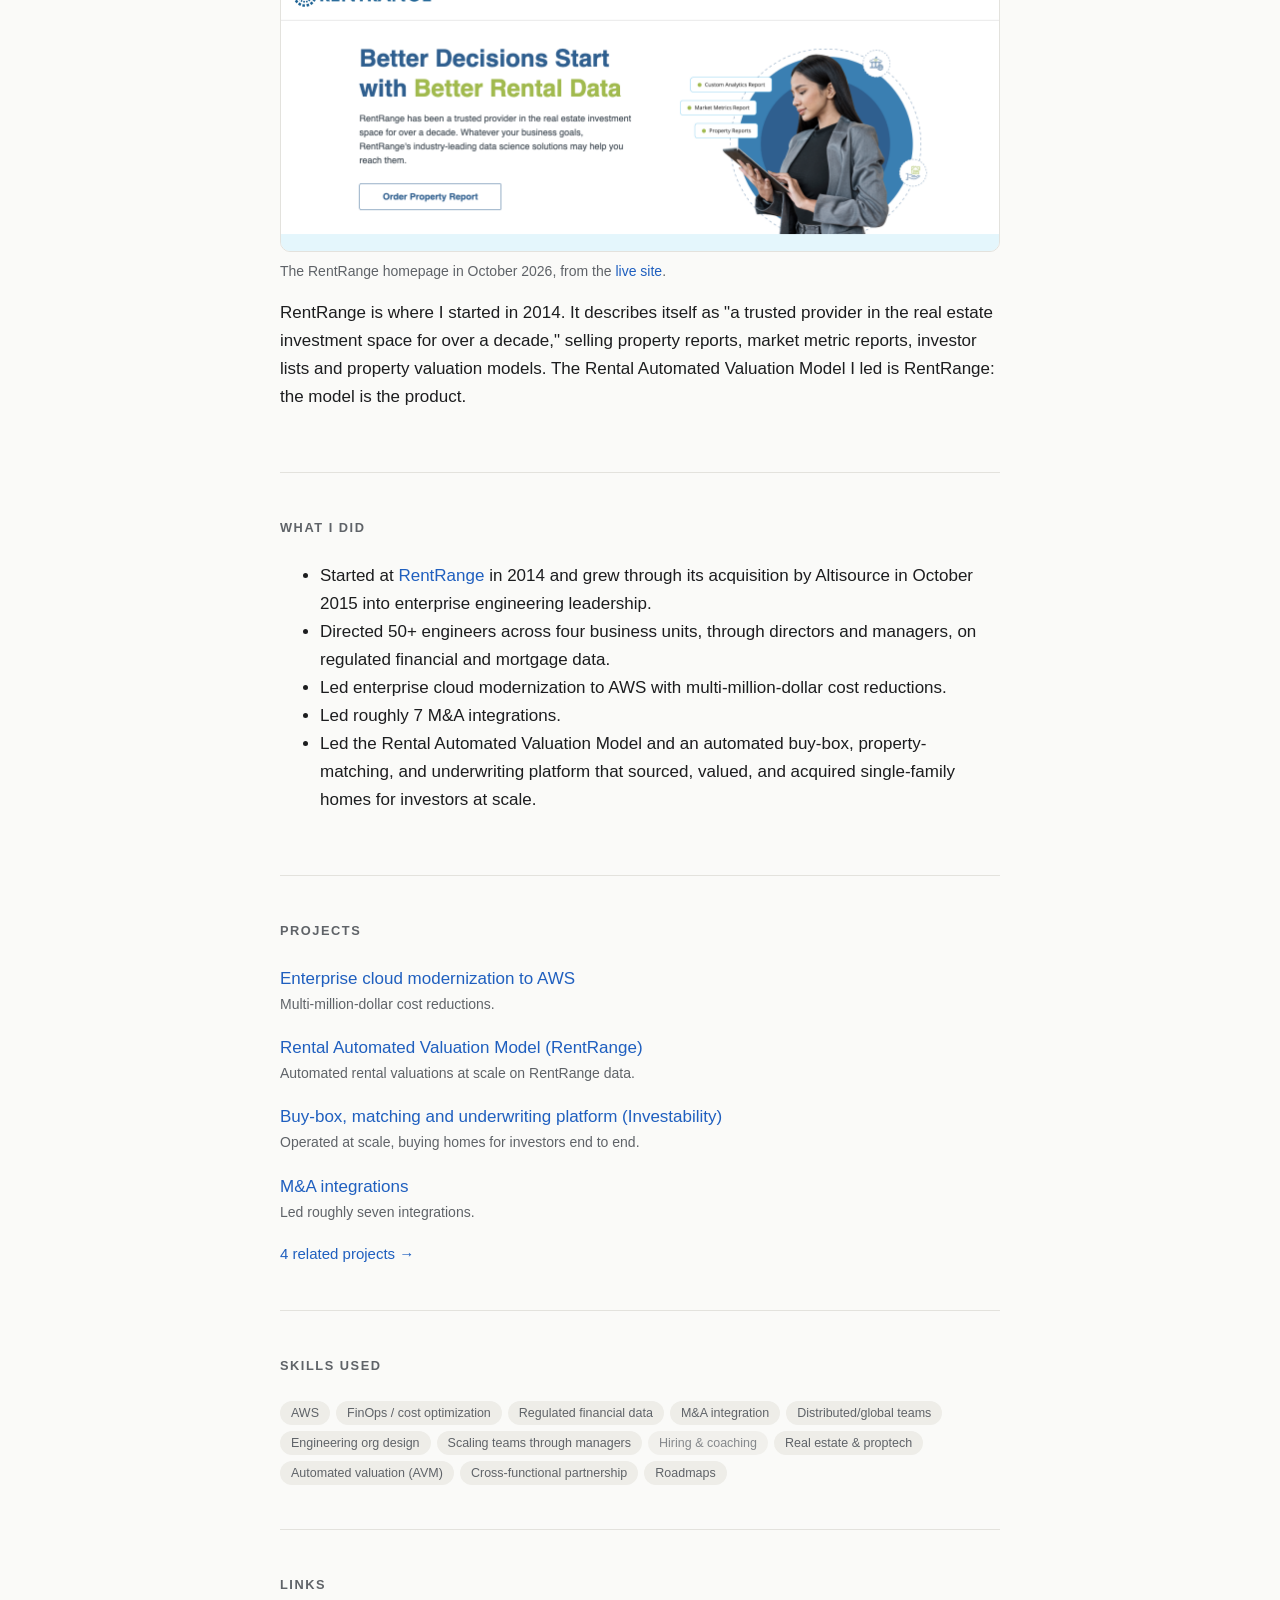
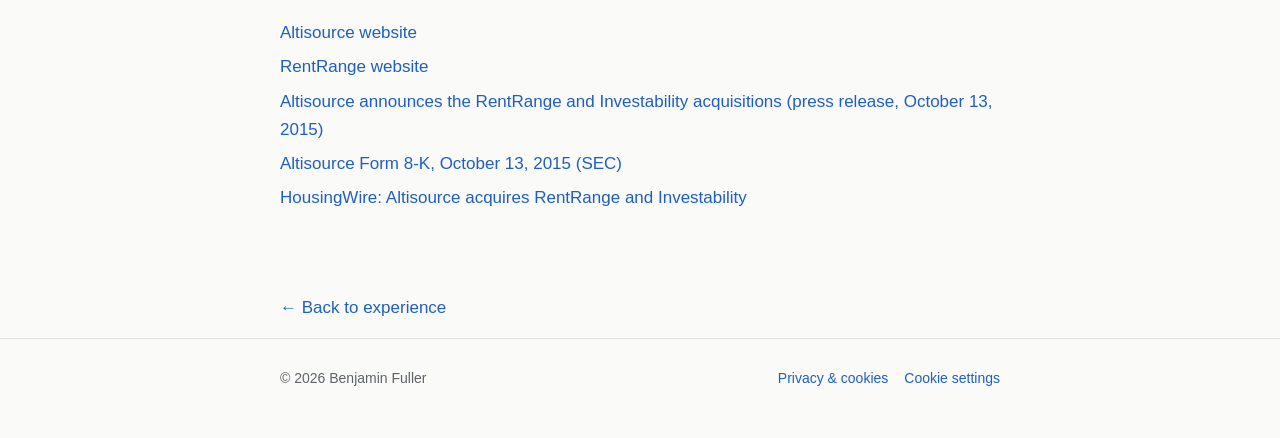
<file: altisource/index.html>
<!DOCTYPE html>
<html lang="en">
<head>
  <meta charset="utf-8">
  <meta name="viewport" content="width=device-width, initial-scale=1">
  <script>(function(){try{if(document.documentElement.lang!=='en')return;if(document.referrer&&new URL(document.referrer).origin===location.origin)return;var L=navigator.languages&&navigator.languages.length?navigator.languages:[navigator.language||''];for(var i=0;i<L.length;i++){var l=String(L[i]).toLowerCase();if(l==='es'||l.indexOf('es-')===0){location.replace("/es/altisource/"+location.search+location.hash);return;}if(l==='en'||l.indexOf('en-')===0)return;}}catch(e){}})();</script>
  <title>Altisource · Benjamin Fuller</title>
  <meta name="description" content="Manager to Senior Manager of Product Development at Altisource (NASDAQ: ASPS), after starting at RentRange: 50+ engineers, AWS modernization, M&amp;A integrations, a Rental AVM and the Investability platform.">
  <link rel="canonical" href="https://benfuller.me/altisource/">
  <link rel="alternate" hreflang="en" href="https://benfuller.me/altisource/">
  <link rel="alternate" hreflang="es" href="https://benfuller.me/es/altisource/">
  <link rel="alternate" hreflang="x-default" href="https://benfuller.me/altisource/">
  <meta property="og:title" content="Altisource · Benjamin Fuller">
  <meta property="og:description" content="Manager to Senior Manager of Product Development at Altisource (NASDAQ: ASPS), after starting at RentRange: 50+ engineers, AWS modernization, M&amp;A integrations, a Rental AVM and the Investability platform.">
  <meta property="og:type" content="article">
  <meta property="og:url" content="https://benfuller.me/altisource/">
  <meta property="og:image" content="https://benfuller.me/media/companies/altisource-2026.png">
  <meta property="og:locale" content="en_US">
  <meta property="og:locale:alternate" content="es_ES">
  <meta name="twitter:card" content="summary_large_image">
  <meta name="twitter:image" content="https://benfuller.me/media/companies/altisource-2026.png">
  <link rel="icon" href="/media/favicon.svg" type="image/svg+xml">
  <link rel="icon" href="/favicon.ico" sizes="48x48">
  <link rel="apple-touch-icon" href="/media/apple-touch-icon.png">
  <link rel="manifest" href="/media/site.webmanifest">
  <meta name="theme-color" content="#fafaf8" media="(prefers-color-scheme: light)">
  <meta name="theme-color" content="#121315" media="(prefers-color-scheme: dark)">
  <link rel="stylesheet" href="/style.css">
</head>
<body>
  <a class="skip" href="#main">Skip to content</a>
  <header class="top">
    <div class="wrap hdr">
      <a class="brand" href="/">Benjamin Fuller</a>
      <div class="tools">
        <button type="button" class="search-btn" id="search-open" aria-label="Search this site" aria-keyshortcuts="Control+K Meta+K">
          <svg aria-hidden="true" viewBox="0 0 24 24" width="16" height="16" fill="none" stroke="currentColor" stroke-width="2" stroke-linecap="round"><circle cx="11" cy="11" r="7"/><path d="m20 20-3.5-3.5"/></svg><span>Search</span><kbd>⌘K</kbd>
        </button>
        <span class="lang" role="group" aria-label="Language / Idioma"><span class="cur" aria-current="true" lang="en">EN</span><span aria-hidden="true">/</span><a href="/es/altisource/" hreflang="es" lang="es" aria-label="Ver este sitio en español">ES</a></span>
        <button type="button" class="menu-btn" id="menu-btn" aria-expanded="false" aria-controls="site-nav" aria-label="Menu"><span aria-hidden="true"></span></button>
      </div>
      <nav id="site-nav" aria-label="Primary">
        <a href="/#about">About</a>
        <a href="/#experience">Experience</a>
        <a href="/timeline/">Timeline</a>
        <a href="/#projects">Projects</a>
        <a href="/#contact">Contact</a>
      </nav>
    </div>
  </header>
  <main class="wrap" id="main">
    <p class="crumb"><a href="/#experience">Experience</a> / Altisource</p>
    <div class="page-head">
      <div class="logos"><span class="logo dark"><img src="/media/logos/altisource.png" alt="Altisource logo" loading="lazy"></span><span class="logo "><img src="/media/logos/rentrange.svg" alt="RentRange logo" loading="lazy"></span></div>
      <h1 class="page-title">Altisource</h1>
    </div>
    <p class="page-sub">Mortgage and real estate solutions (NASDAQ: ASPS). I started at RentRange in 2014 and stayed on when Altisource acquired it in October 2015.</p>
    <ul class="facts"><li>Manager → Senior Manager, Product Development</li><li>2014 – 2020</li><li>Started at RentRange, 2014</li><li>Denver, CO + Global</li><li>NASDAQ: ASPS</li></ul>
    <p class="links"><a href="https://www.altisource.com" rel="noopener">Visit site ↗</a></p>

    <section>
      <h2>The company</h2>
      <figure class="shot"><a href="https://www.altisource.com"><img src="/media/companies/altisource-2026.png" alt="Screenshot of the Altisource homepage, October 2026: &#x27;Mortgage &amp; Real Estate Solutions&#x27;." width="1440" height="600" loading="lazy"></a><figcaption>The Altisource homepage in October 2026, from the <a href="https://www.altisource.com">live site</a>.</figcaption></figure>
      <p>Altisource describes its mission as "helping servicers, originators and investors maximize results, minimize costs and mitigate risks." Its businesses span mortgage originations, servicing, and a suite of integrated services for single-family rental investors to buy and sell real estate, which is where Investability, the platform I led, fit.</p>
    </section>
    <section id="acquisition">
      <h2>The RentRange and Investability acquisition</h2>
      <p>On October 9, 2015, Altisource closed its acquisition of GoldenGator, LLC (doing business as RentRange) and REIsmart, LLC (doing business as Investability), and announced the completed deal on October 13, 2015. I had started at RentRange in 2014, so the acquisition is the point where I moved from a rental-data company into Altisource's engineering organization.</p>
      <ul><li><strong>RentRange</strong> is the Rental Automated Valuation Model I led, supplying rental home data, analytics and rent-based valuations.</li><li><strong>Investability</strong> was an online platform for investors to search for and acquire residential properties using data and analytics. It ran alongside RentRange at the same time, and is the platform behind the buy-box, property-matching and underwriting work I led.</li></ul>
    </section>
    <section>
      <h2>RentRange</h2>
      <figure class="shot"><a href="https://www.rentrange.com"><img src="/media/companies/rentrange-2026.png" alt="Screenshot of the RentRange homepage, October 2026: &#x27;Better Decisions Start with Better Rental Data&#x27;." width="1440" height="600" loading="lazy"></a><figcaption>The RentRange homepage in October 2026, from the <a href="https://www.rentrange.com">live site</a>.</figcaption></figure>
      <p>RentRange is where I started in 2014. It describes itself as "a trusted provider in the real estate investment space for over a decade," selling property reports, market metric reports, investor lists and property valuation models. The Rental Automated Valuation Model I led is RentRange: the model is the product.</p>
    </section>

    <section>
      <h2>What I did</h2>
      <ul><li>Started at <a href="https://www.rentrange.com">RentRange</a> in 2014 and grew through its acquisition by Altisource in October 2015 into enterprise engineering leadership.</li><li>Directed 50+ engineers across four business units, through directors and managers, on regulated financial and mortgage data.</li><li>Led enterprise cloud modernization to AWS with multi-million-dollar cost reductions.</li><li>Led roughly 7 M&amp;A integrations.</li><li>Led the Rental Automated Valuation Model and an automated buy-box, property-matching, and underwriting platform that sourced, valued, and acquired single-family homes for investors at scale.</li></ul>
    </section>

    <section>
      <h2>Projects</h2>
      <ul class="press"><li><a href="/?project=altisource-aws#p-altisource-aws">Enterprise cloud modernization to AWS</a><span class="src">Multi-million-dollar cost reductions.</span></li><li><a href="/?project=altisource-avm#p-altisource-avm">Rental Automated Valuation Model (RentRange)</a><span class="src">Automated rental valuations at scale on RentRange data.</span></li><li><a href="/?project=altisource-buybox#p-altisource-buybox">Buy-box, matching and underwriting platform (Investability)</a><span class="src">Operated at scale, buying homes for investors end to end.</span></li><li><a href="/?project=altisource-ma#p-altisource-ma">M&amp;A integrations</a><span class="src">Led roughly seven integrations.</span></li></ul>
      <p class="more"><a href="/?company=altisource#projects">4 related projects →</a></p>
    </section>

    <section>
      <h2>Skills used</h2>
      <div class="tags"><a class="tag" href="/?skill=aws#projects" data-skill="aws" title="4 projects · 4 roles">AWS</a> <a class="tag" href="/?skill=finops#projects" data-skill="finops" title="2 projects · 2 roles">FinOps / cost optimization</a> <a class="tag" href="/?skill=reg-fin#projects" data-skill="reg-fin" title="3 projects · 1 role">Regulated financial data</a> <a class="tag" href="/?skill=ma#projects" data-skill="ma" title="2 projects · 2 roles">M&amp;A integration</a> <a class="tag" href="/?skill=distributed#projects" data-skill="distributed" title="2 projects · 2 roles">Distributed/global teams</a> <a class="tag" href="/?skill=org-design#projects" data-skill="org-design" title="1 project · 1 role">Engineering org design</a> <a class="tag" href="/?skill=scaling-managers#projects" data-skill="scaling-managers" title="2 projects · 2 roles">Scaling teams through managers</a> <span class="tag off" title="0 projects · 3 roles">Hiring &amp; coaching</span> <a class="tag" href="/?skill=proptech#projects" data-skill="proptech" title="4 projects · 2 roles">Real estate &amp; proptech</a> <a class="tag" href="/?skill=avm#projects" data-skill="avm" title="2 projects · 1 role">Automated valuation (AVM)</a> <a class="tag" href="/?skill=cross-functional#projects" data-skill="cross-functional" title="1 project · 4 roles">Cross-functional partnership</a> <a class="tag" href="/?skill=roadmaps#projects" data-skill="roadmaps" title="1 project · 1 role">Roadmaps</a></div>
    </section>

    <section>
      <h2>Links</h2>
      <ul class="plain"><li><a href="https://www.altisource.com" rel="noopener">Altisource website</a></li><li><a href="https://www.rentrange.com" rel="noopener">RentRange website</a></li><li><a href="https://ir.altisource.com/news-releases/news-release-details/altisource-expands-capabilities-home-rental-market-acquisitions" rel="noopener">Altisource announces the RentRange and Investability acquisitions (press release, October 13, 2015)</a></li><li><a href="https://www.sec.gov/Archives/edgar/data/0001462418/000162828015007643/a8-kfiled2015x10x13.htm" rel="noopener">Altisource Form 8-K, October 13, 2015 (SEC)</a></li><li><a href="https://www.housingwire.com/articles/35328-altisource-acquires-rentrange-and-investability/" rel="noopener">HousingWire: Altisource acquires RentRange and Investability</a></li></ul>
    </section>

    <p class="back"><a href="/#experience">← Back to experience</a></p>
  </main>
  <footer>
    <div class="wrap">
      <span>&copy; 2026 Benjamin Fuller</span>
      <span class="foot-links">
        <a href="/privacy/">Privacy &amp; cookies</a>
        <button type="button" class="linklike" data-open-cookies>Cookie settings</button>
      </span>
    </div>
  </footer>
  <script type="application/json" id="site-config">{"lang": "en", "home": "/", "searchIndex": "/search-index.json", "privacy": "/privacy/", "posthog": {"key": "", "host": "https://eu.i.posthog.com"}, "ui": {"search": "Jump to a role, project, skill…", "empty": "Nothing matches. Try a technology, company or year.", "hint": "↑↓ to move · Enter to open · Esc to close", "types": {"faq": "How I work", "section": "Sections", "role": "Experience", "project": "Projects", "skill": "Skills", "press": "Press", "action": "Actions"}, "count": "{n} of {total} projects", "total": "{total} projects", "searchAria": "Search this site", "top": "Back to top", "consent": {"title": "Your privacy", "text": "This site is a personal resume. With your permission I use PostHog to count visits and see which pages are useful. Nothing loads until you choose.", "accept": "Accept analytics", "reject": "Reject", "prefs": "Preferences", "save": "Save choices", "necessary": "Necessary", "necessary_d": "Remembers your cookie choice on this device. Always on.", "analytics": "Analytics (PostHog)", "analytics_d": "Anonymous page views and clicks, hosted in the EU. Off unless you allow it.", "more": "Read the privacy policy", "close": "Close"}}}</script>
  <script src="/site.js" defer></script>
  <script src="/consent.js" defer></script>
</body>
</html>
</file>
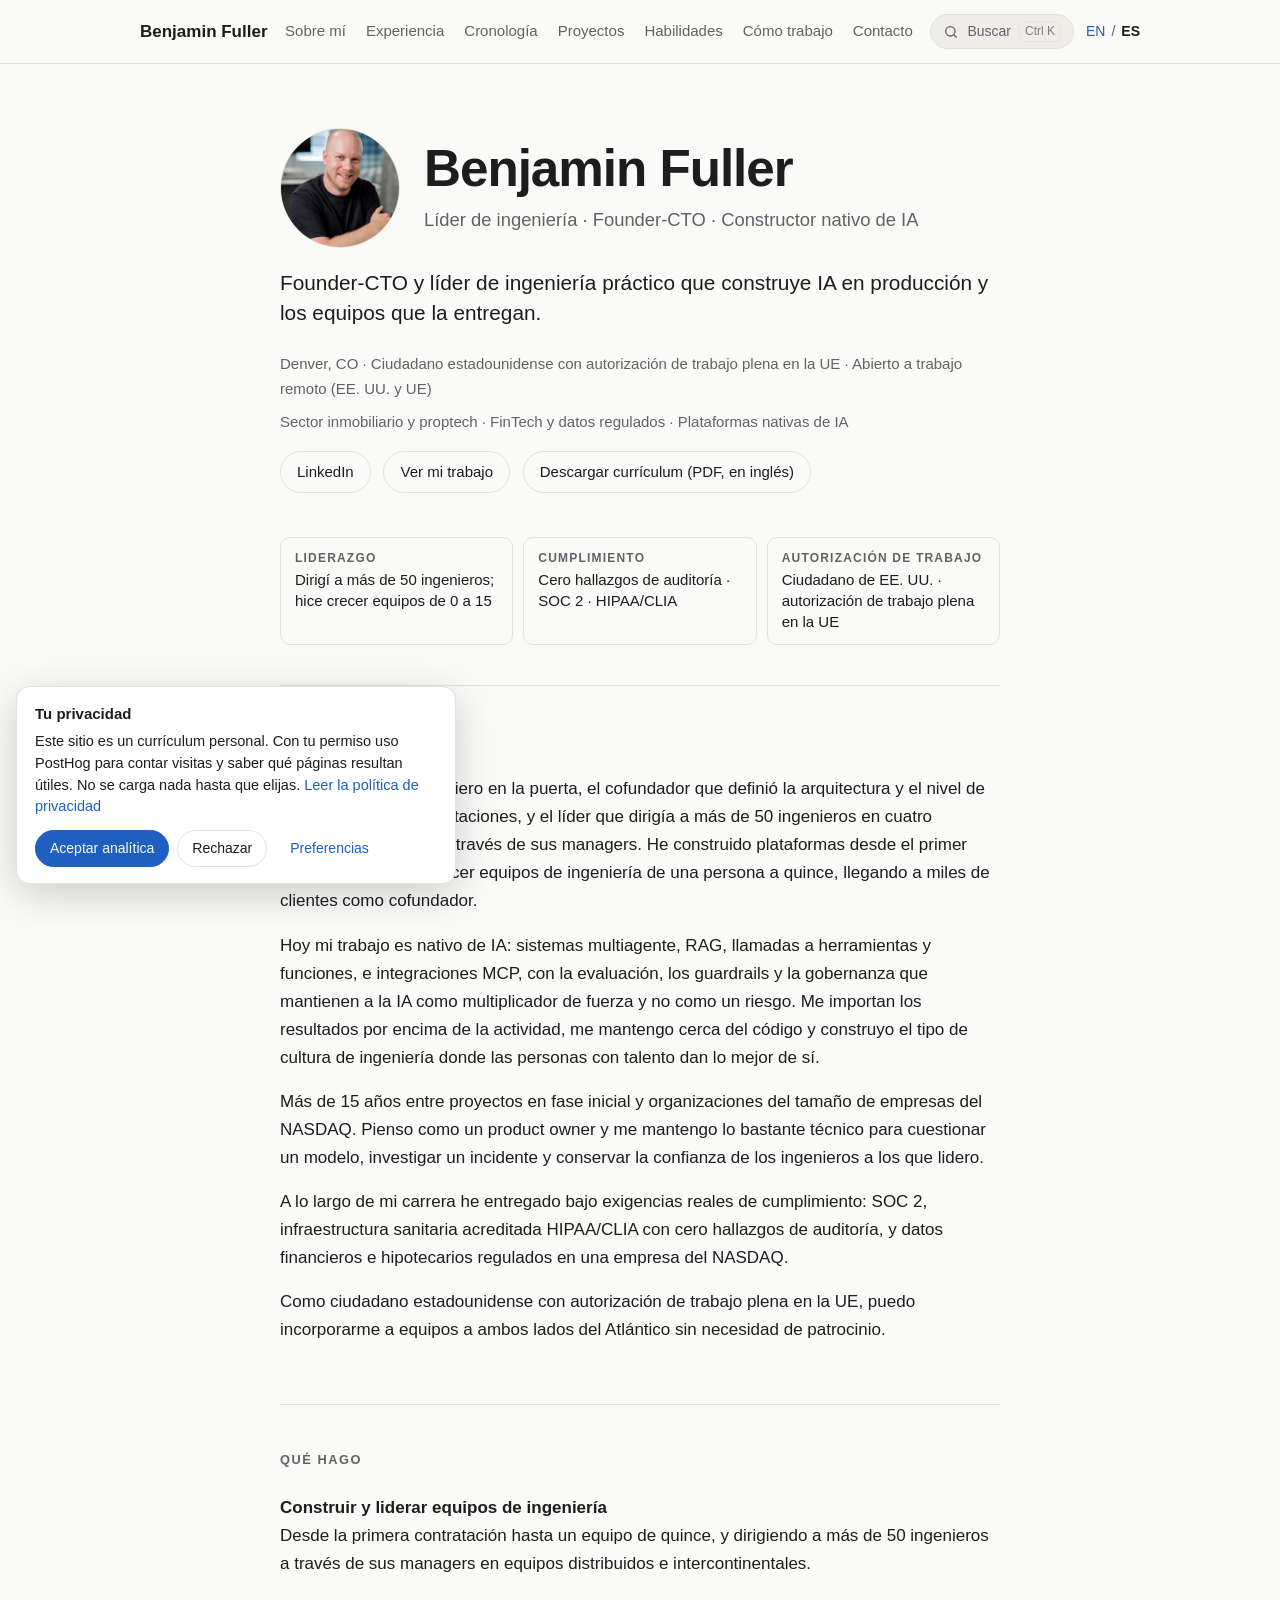
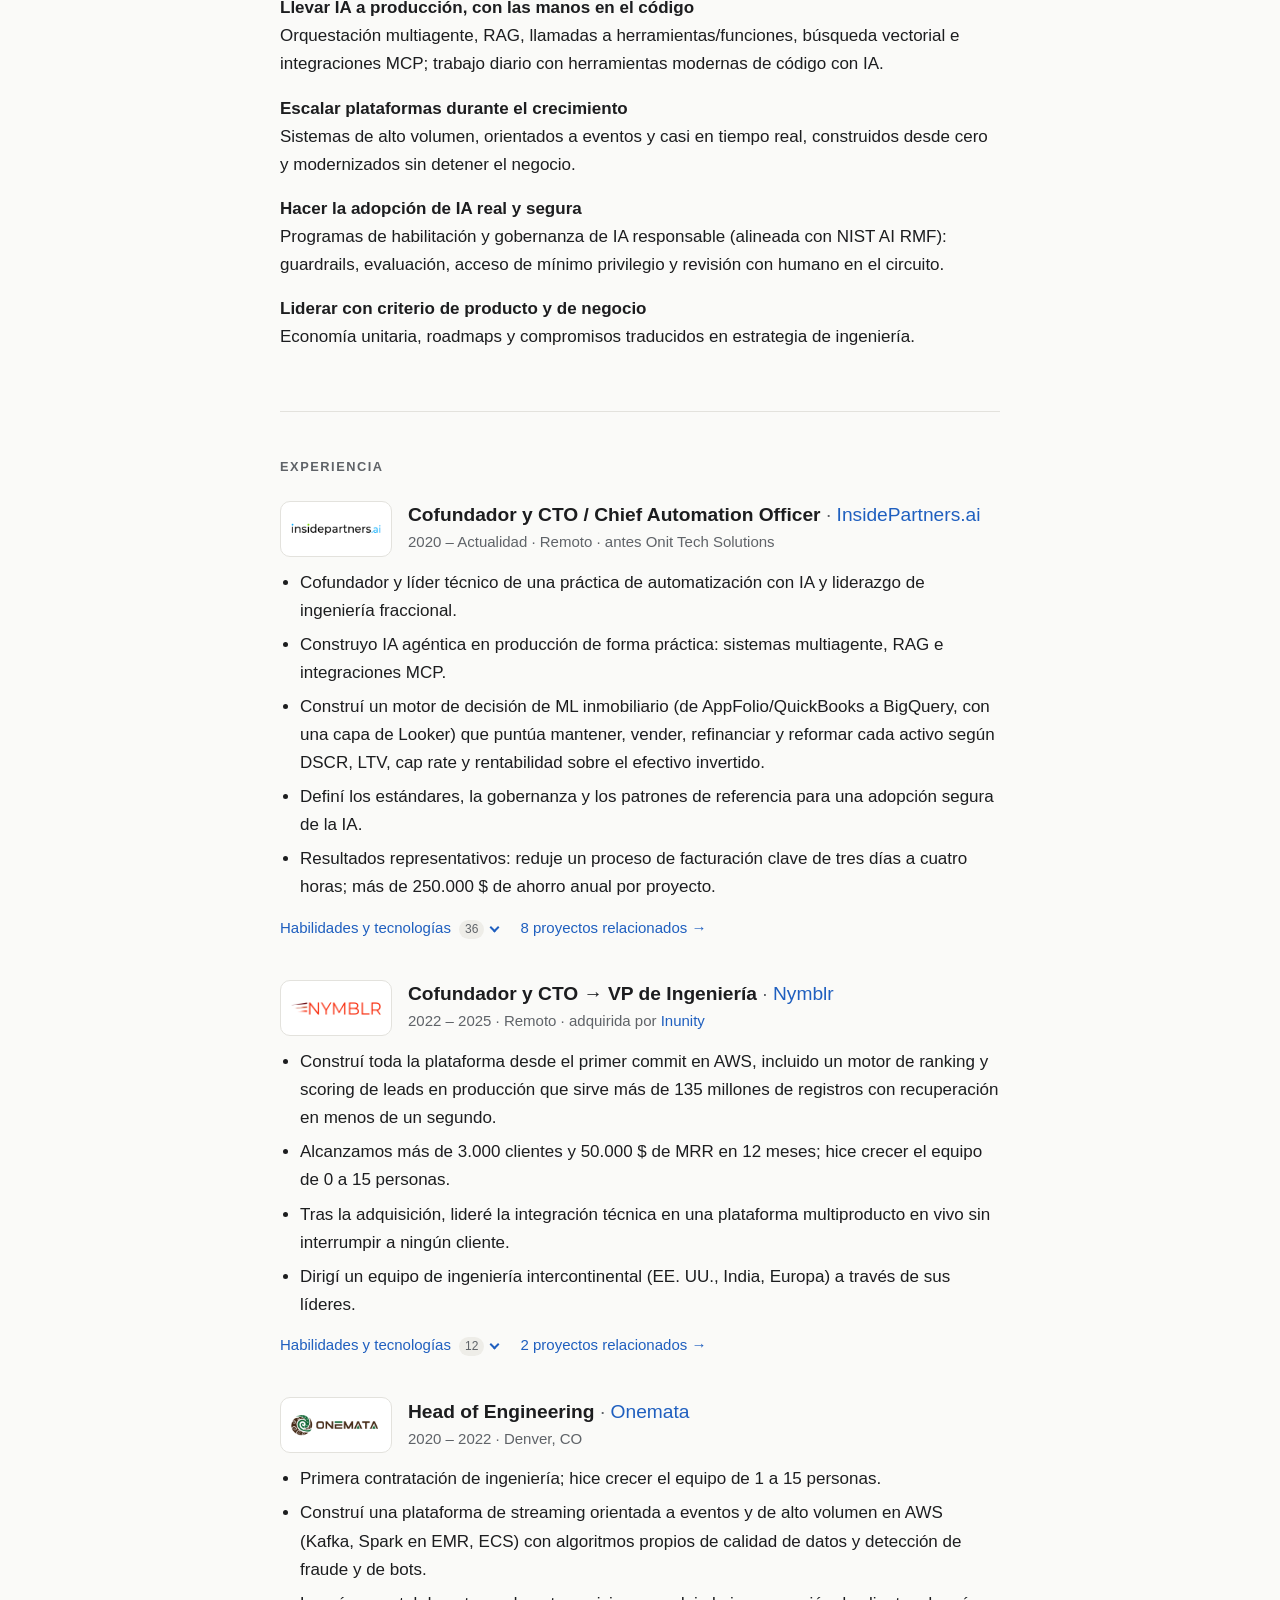
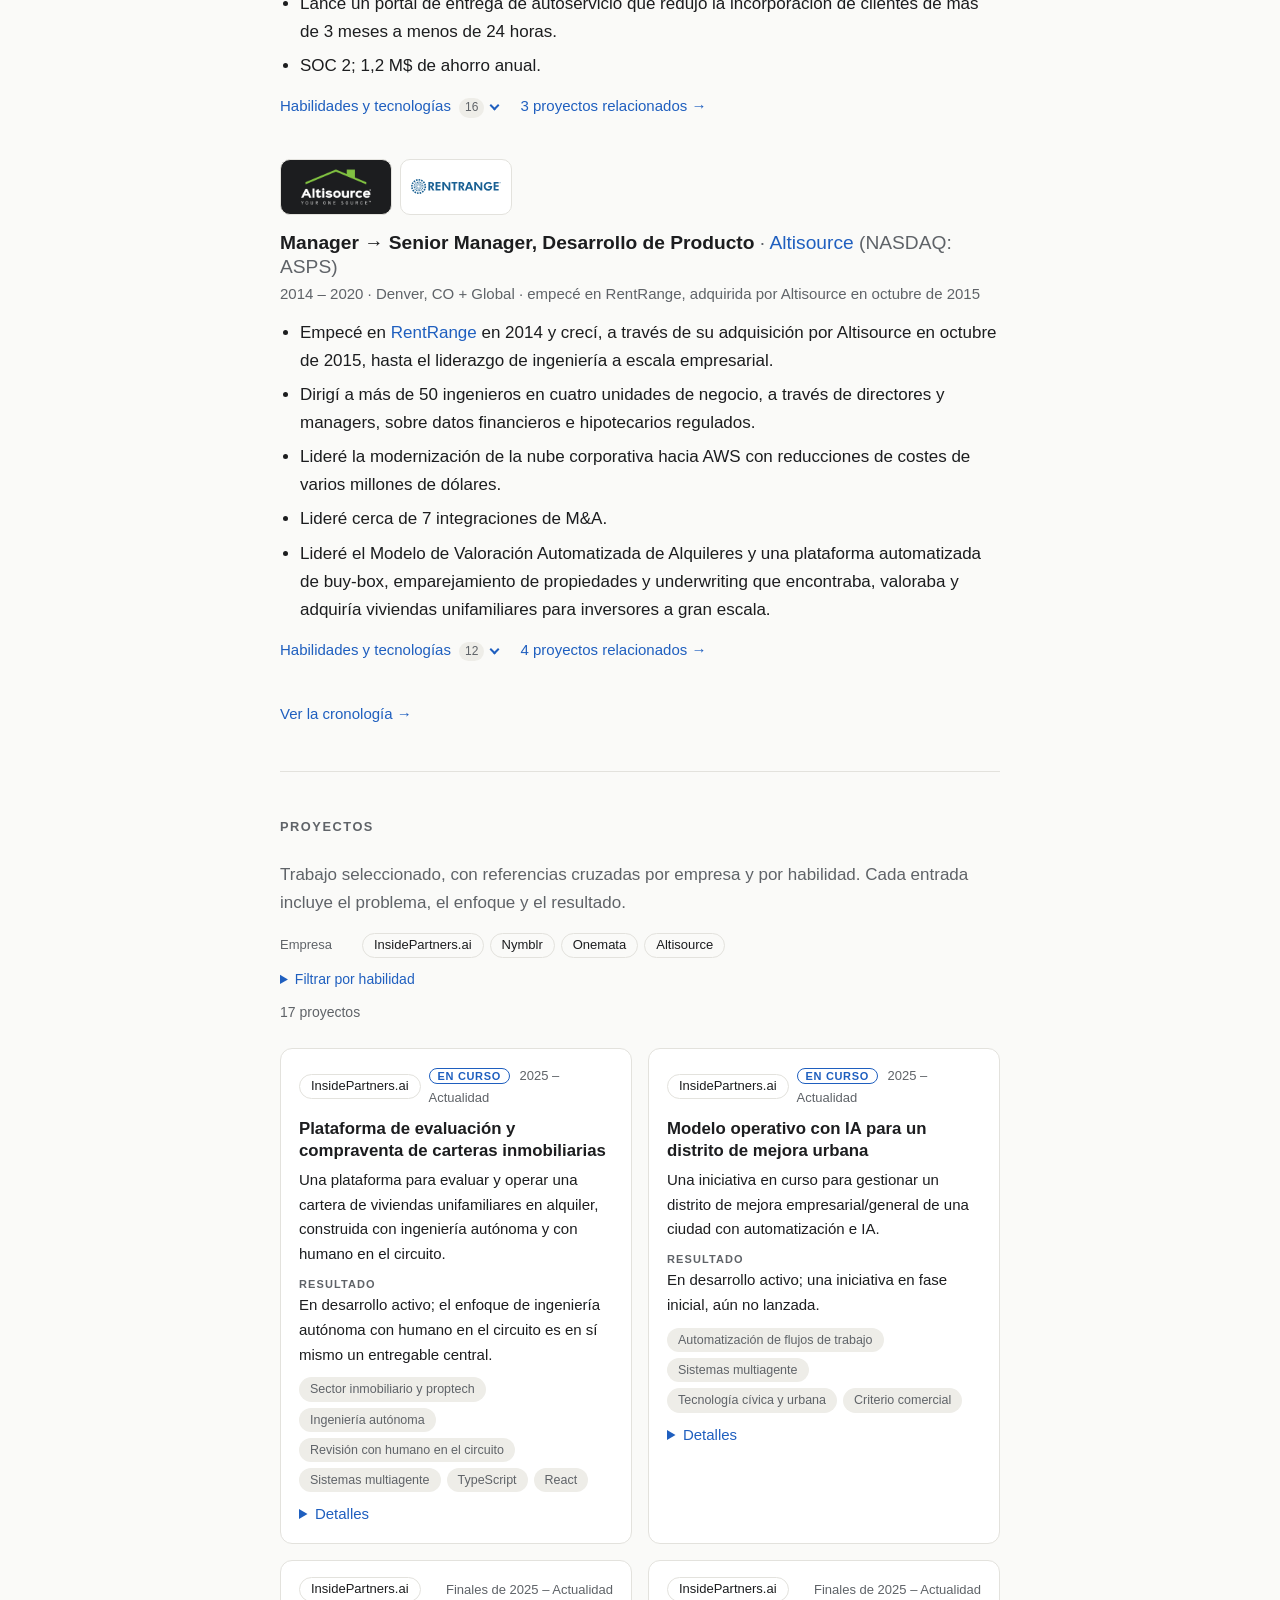
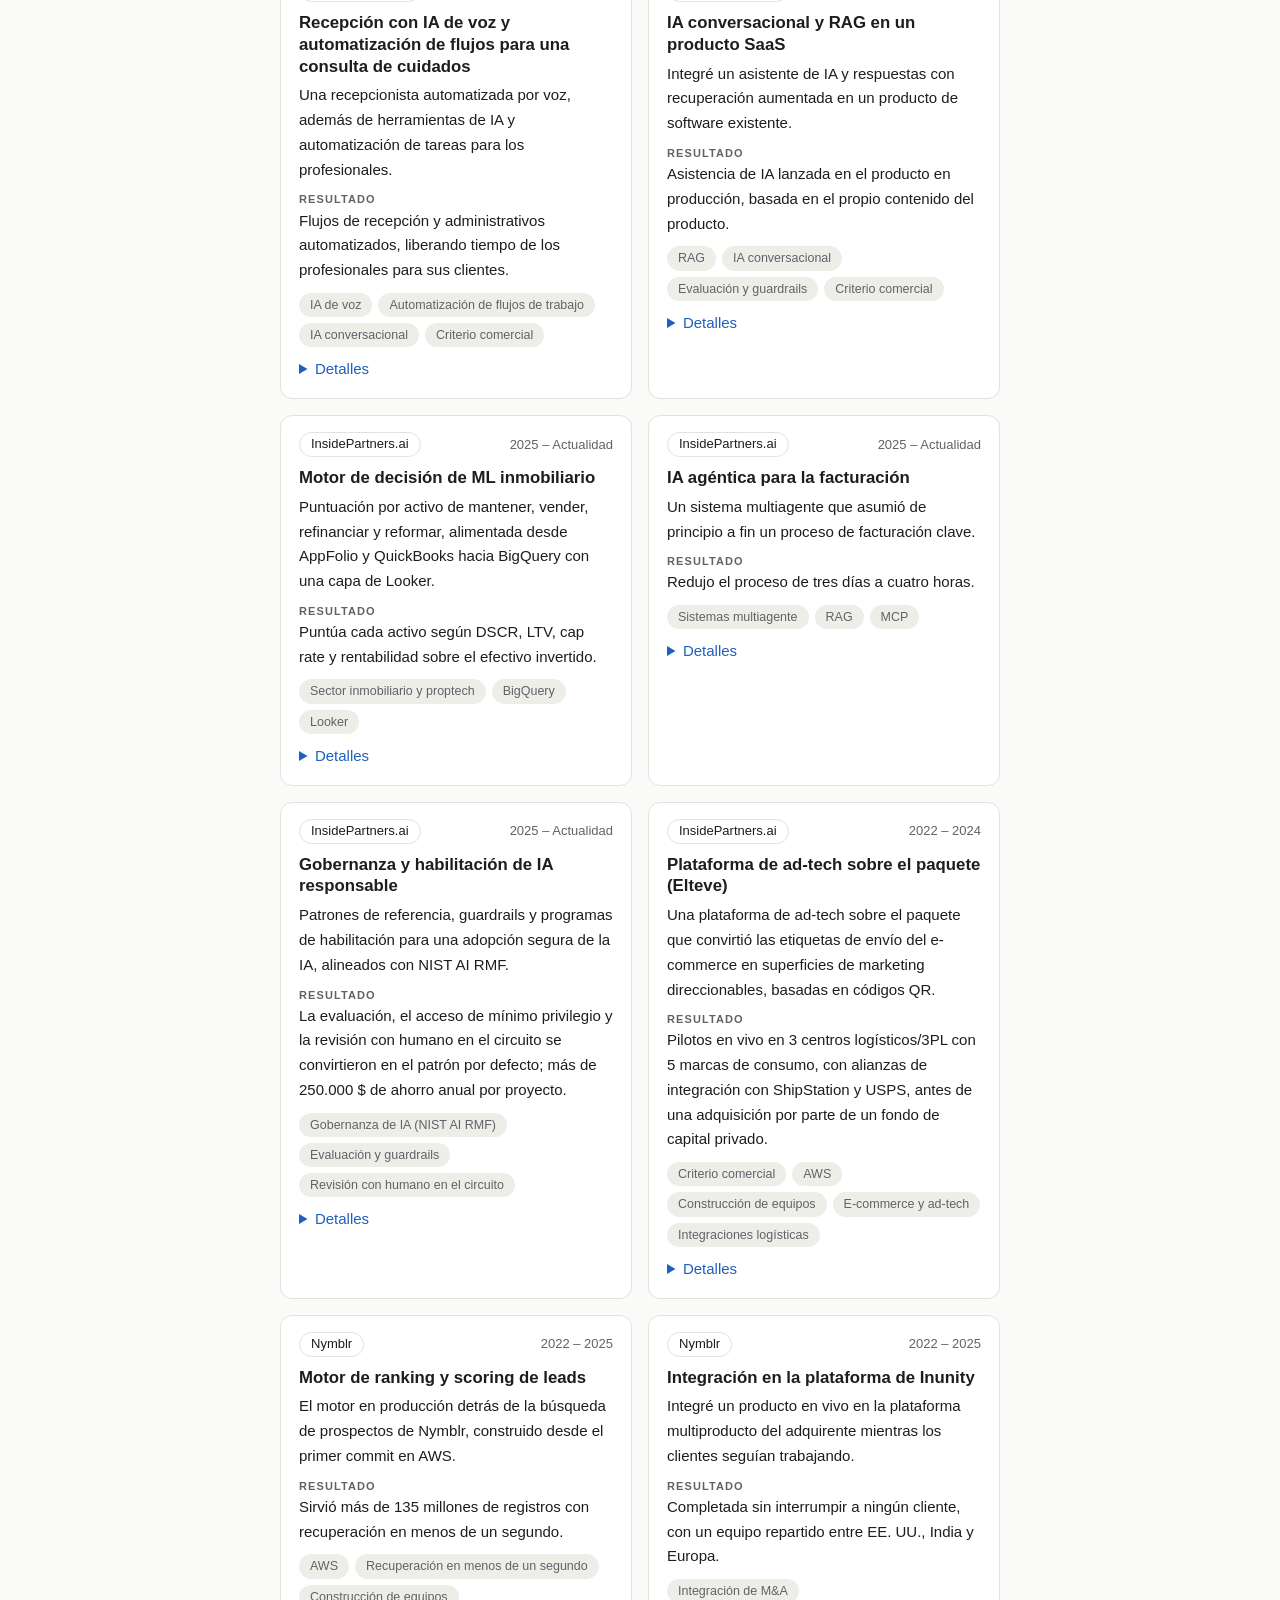
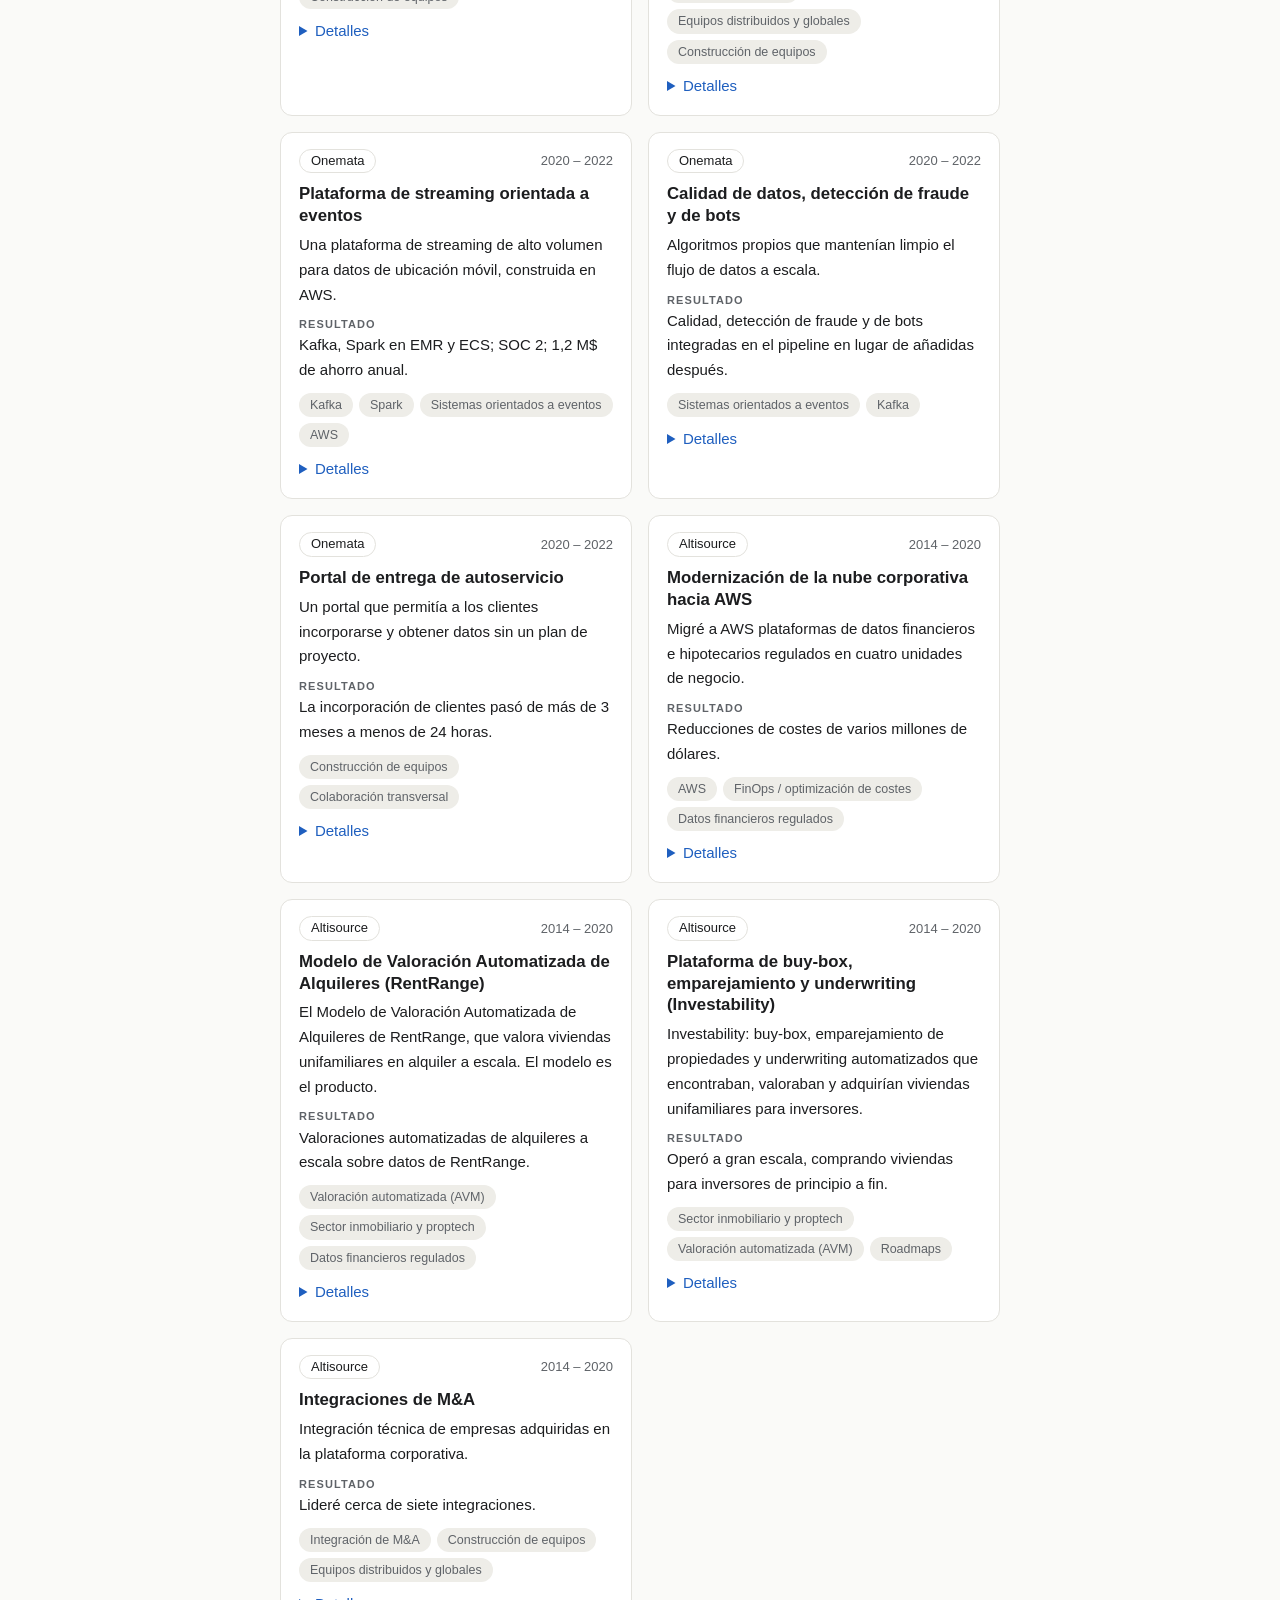
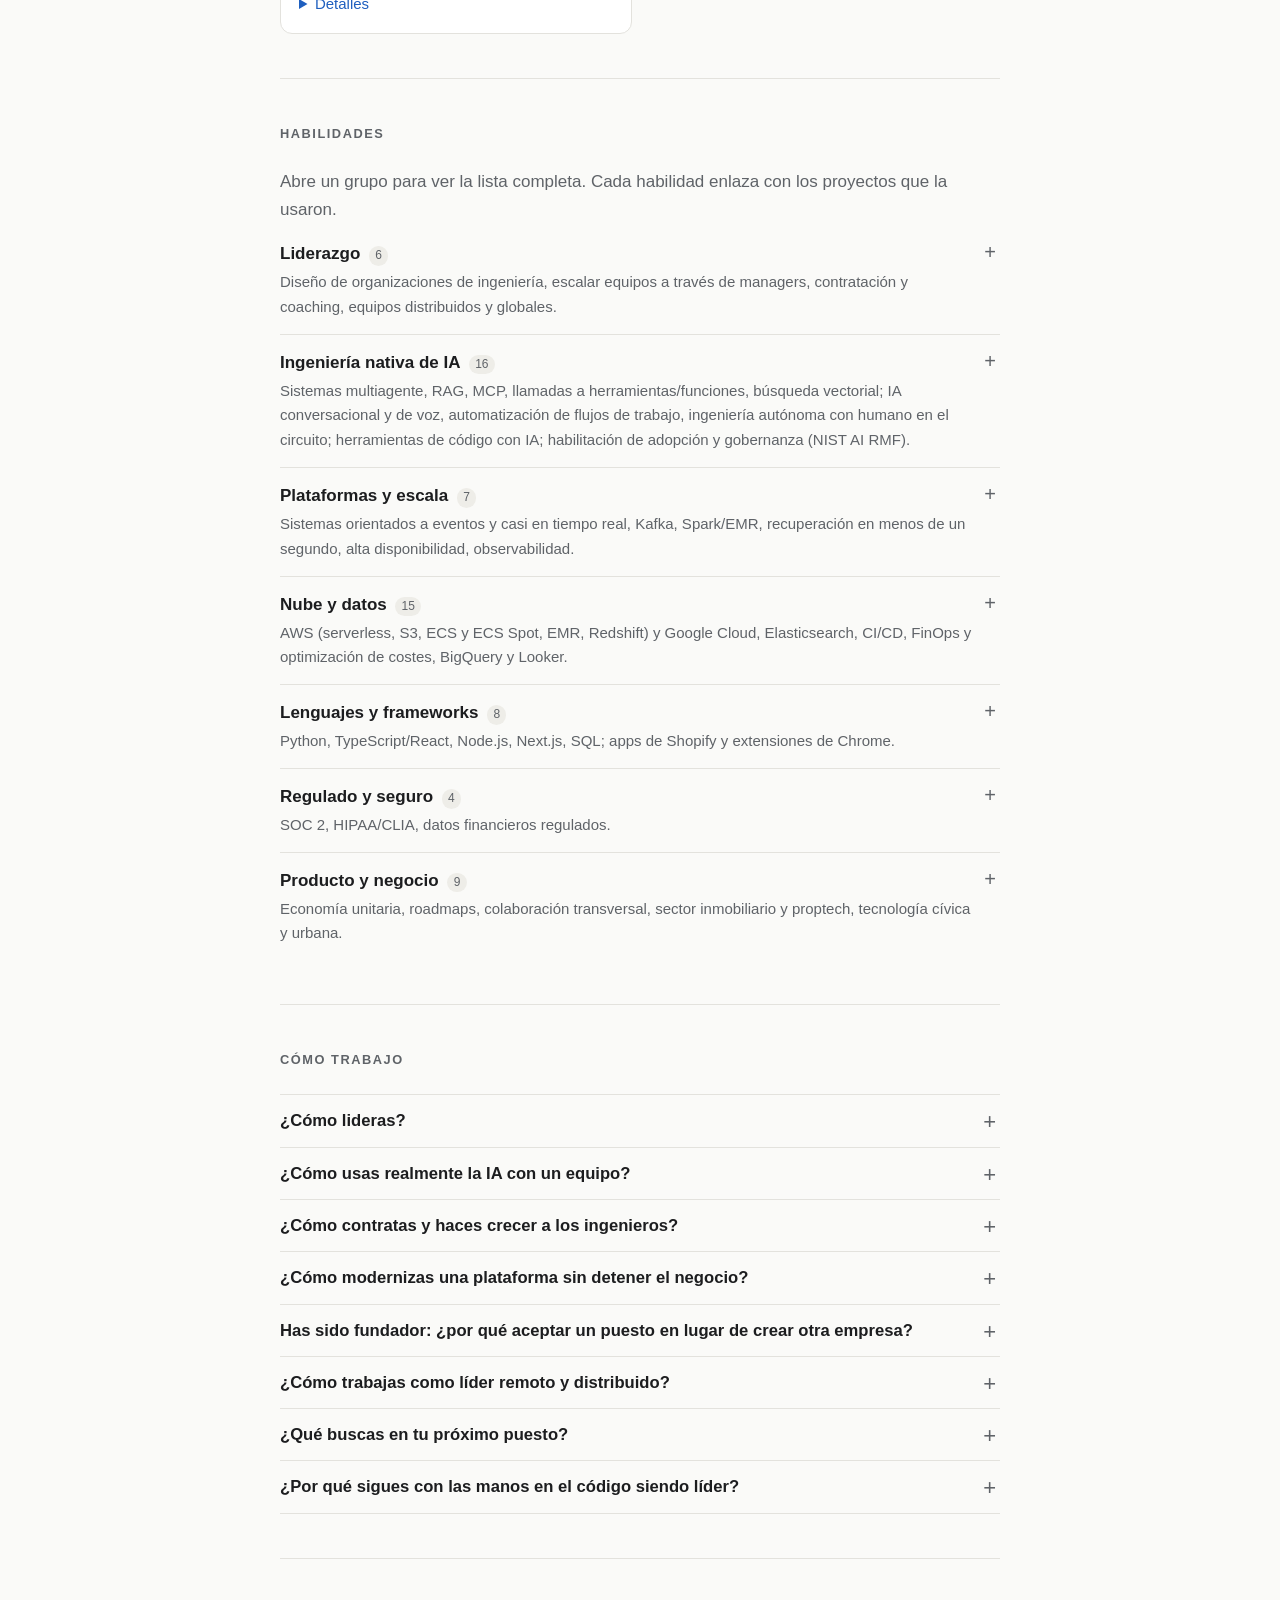
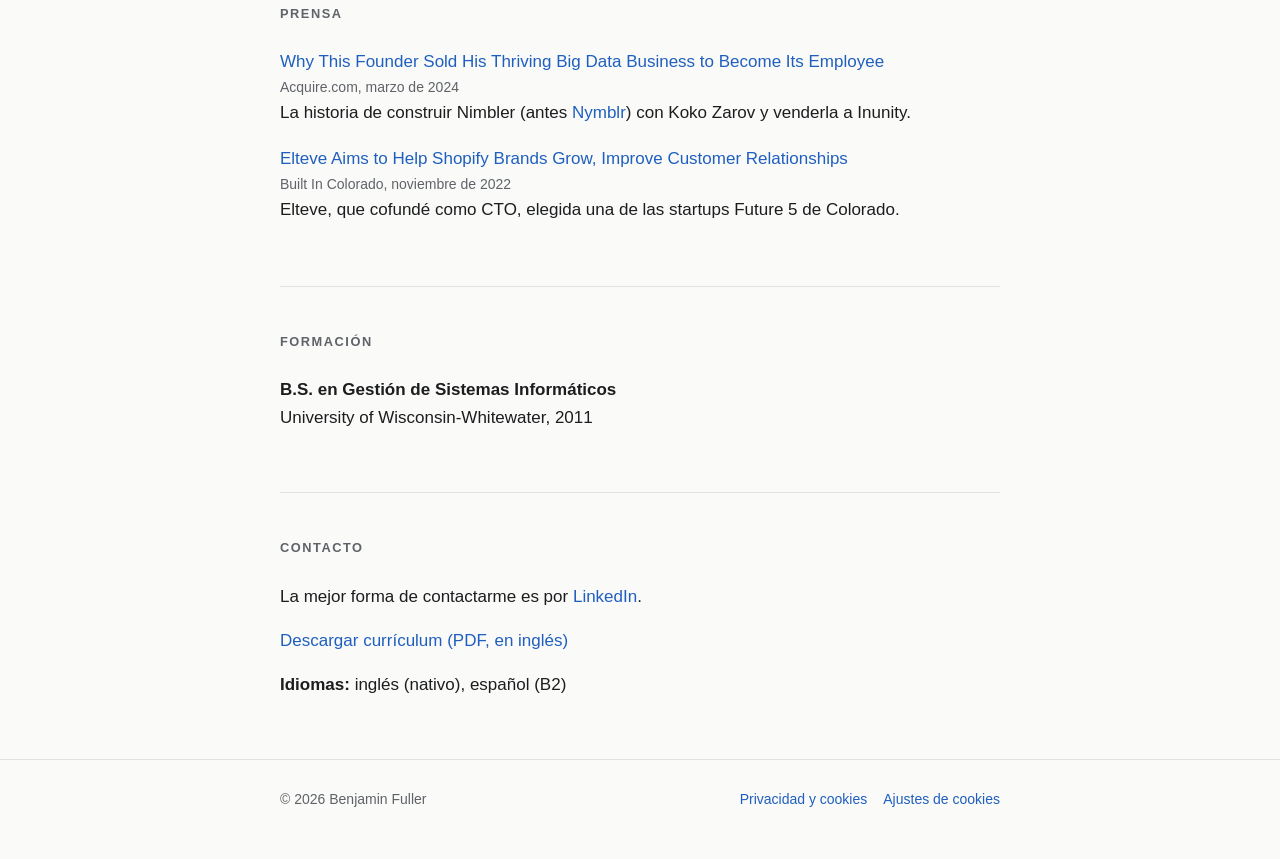
<file: es/index.html>
<!DOCTYPE html>
<html lang="es">
<head>
  <meta charset="utf-8">
  <meta name="viewport" content="width=device-width, initial-scale=1">
  <title>Benjamin Fuller · Líder de ingeniería y Founder-CTO</title>
  <meta name="description" content="Founder-CTO y líder de ingeniería práctico que construye IA en producción y los equipos que la entregan.">
  <link rel="canonical" href="https://benfuller.me/es/">
  <link rel="alternate" hreflang="en" href="https://benfuller.me/">
  <link rel="alternate" hreflang="es" href="https://benfuller.me/es/">
  <link rel="alternate" hreflang="x-default" href="https://benfuller.me/">
  <meta property="og:title" content="Benjamin Fuller · Líder de ingeniería y Founder-CTO">
  <meta property="og:description" content="Founder-CTO y líder de ingeniería práctico que construye IA en producción y los equipos que la entregan.">
  <meta property="og:type" content="website">
  <meta property="og:url" content="https://benfuller.me/es/">
  <meta property="og:image" content="https://benfuller.me/media/og-card.png">
  <meta property="og:locale" content="es_ES">
  <meta property="og:locale:alternate" content="en_US">
  <meta name="twitter:card" content="summary_large_image">
  <meta name="twitter:image" content="https://benfuller.me/media/og-card.png">
  <link rel="icon" href="/media/favicon.svg" type="image/svg+xml">
  <link rel="icon" href="/favicon.ico" sizes="48x48">
  <link rel="apple-touch-icon" href="/media/apple-touch-icon.png">
  <link rel="manifest" href="/media/site.webmanifest">
  <meta name="theme-color" content="#fafaf8" media="(prefers-color-scheme: light)">
  <meta name="theme-color" content="#121315" media="(prefers-color-scheme: dark)">
  <link rel="stylesheet" href="/style.css">
  <script type="application/ld+json">{"@context": "https://schema.org", "@type": "Person", "@id": "https://benfuller.me/#person", "name": "Benjamin Fuller", "url": "https://benfuller.me/es/", "image": "https://benfuller.me/media/headshot.jpg", "jobTitle": "Líder de ingeniería · Founder-CTO · Constructor nativo de IA", "description": "Founder-CTO y líder de ingeniería práctico que construye IA en producción y los equipos que la entregan.", "sameAs": ["https://www.linkedin.com/in/benjamin-fuller-in"], "knowsLanguage": ["en", "es"], "worksFor": {"@type": "Organization", "name": "InsidePartners.ai", "url": "https://www.insidepartners.ai"}, "alumniOf": {"@type": "CollegeOrUniversity", "name": "University of Wisconsin-Whitewater"}, "knowsAbout": ["Engineering org design", "Scaling teams through managers", "Hiring & coaching", "Distributed/global teams", "Team building", "M&A integration", "Multi-agent systems", "RAG", "MCP", "Tool/function calling", "Vector search (Zilliz)", "Anthropic Claude", "Claude Code", "Cursor", "AI governance (NIST AI RMF)", "Conversational AI", "Voice AI", "Workflow automation", "Autonomous engineering", "Evaluation & guardrails", "Human-in-the-loop review", "AI adoption enablement", "Event-driven systems", "Near-real-time systems", "Kafka", "Spark", "Sub-second retrieval", "High availability", "Observability", "AWS", "Amazon EMR", "Amazon ECS / containers", "Serverless", "CI/CD", "FinOps / cost optimization", "Google Cloud", "BigQuery", "Looker", "Amazon S3", "Amazon Redshift", "ECS Spot", "Elasticsearch", "AppFolio integration", "QuickBooks integration", "Python", "TypeScript", "React", "SQL", "Node.js", "Next.js", "Shopify apps", "Chrome extensions", "SOC 2", "HIPAA/CLIA", "Regulated financial data", "Least-privilege access", "Unit economics", "Roadmaps", "Cross-functional partnership", "Civic / urban tech", "Real estate & proptech", "Automated valuation (AVM)", "Commercial judgment", "E-commerce & ad-tech", "Logistics integrations"]}</script>
</head>
<body>
  <a class="skip" href="#main">Saltar al contenido</a>
  <header class="top">
    <div class="wrap hdr">
      <a class="brand" href="/es/">Benjamin Fuller</a>
      <div class="tools">
        <button type="button" class="search-btn" id="search-open" aria-label="Buscar en este sitio" aria-keyshortcuts="Control+K Meta+K">
          <svg aria-hidden="true" viewBox="0 0 24 24" width="16" height="16" fill="none" stroke="currentColor" stroke-width="2" stroke-linecap="round"><circle cx="11" cy="11" r="7"/><path d="m20 20-3.5-3.5"/></svg><span>Buscar</span><kbd>⌘K</kbd>
        </button>
        <span class="lang" role="group" aria-label="Language / Idioma"><a href="/" hreflang="en" lang="en" aria-label="View this site in English">EN</a><span aria-hidden="true">/</span><span class="cur" aria-current="true" lang="es">ES</span></span>
        <button type="button" class="menu-btn" id="menu-btn" aria-expanded="false" aria-controls="site-nav" aria-label="Menú"><span aria-hidden="true"></span></button>
      </div>
      <nav id="site-nav" aria-label="Principal">
        <a href="/es/#about">Sobre mí</a>
        <a href="/es/#experience">Experiencia</a>
        <a href="/es/cronologia/">Cronología</a>
        <a href="/es/#projects">Proyectos</a>
        <a href="/es/#skills">Habilidades</a>
        <a href="/es/#how-i-work">Cómo trabajo</a>
        <a href="/es/#contact">Contacto</a>
      </nav>
    </div>
  </header>
  <main class="wrap" id="main">
    <div class="hero" id="top">
      <div class="hero-top">
        <img class="headshot" src="/media/headshot.jpg" alt="Benjamin Fuller" width="120" height="120" onerror="this.remove()">
        <div>
          <h1>Benjamin Fuller</h1>
          <p class="role">Líder de ingeniería · Founder-CTO · Constructor nativo de IA</p>
        </div>
      </div>
      <p class="tagline">Founder-CTO y líder de ingeniería práctico que construye IA en producción y los equipos que la entregan.</p>
      <p class="meta">Denver, CO · Ciudadano estadounidense con autorización de trabajo plena en la UE · Abierto a trabajo remoto (EE. UU. y UE)</p>
      <p class="domains">Sector inmobiliario y proptech · FinTech y datos regulados · Plataformas nativas de IA</p>
      <div class="links">
        <a href="https://www.linkedin.com/in/benjamin-fuller-in">LinkedIn</a>
        <a href="#experience">Ver mi trabajo</a>
        <a href="/media/resumes/Benjamin_Fuller_Resume.pdf" download="Benjamin_Fuller_Resume.pdf">Descargar currículum (PDF, en inglés)</a>
      </div>
    </div>

    <div class="strip">
      <div><b>Liderazgo</b>Dirigí a más de 50 ingenieros; hice crecer equipos de 0 a 15</div>
      <div><b>Cumplimiento</b>Cero hallazgos de auditoría · SOC 2 · HIPAA/CLIA</div>
      <div><b>Autorización de trabajo</b>Ciudadano de EE. UU. · autorización de trabajo plena en la UE</div>
    </div>

    <section id="about">
      <h2>Sobre mí</h2>
      <p>He sido el primer ingeniero en la puerta, el cofundador que definió la arquitectura y el nivel de exigencia en las contrataciones, y el líder que dirigía a más de 50 ingenieros en cuatro unidades de negocio a través de sus managers. He construido plataformas desde el primer commit y he hecho crecer equipos de ingeniería de una persona a quince, llegando a miles de clientes como cofundador.</p>
      <p>Hoy mi trabajo es nativo de IA: sistemas multiagente, RAG, llamadas a herramientas y funciones, e integraciones MCP, con la evaluación, los guardrails y la gobernanza que mantienen a la IA como multiplicador de fuerza y no como un riesgo. Me importan los resultados por encima de la actividad, me mantengo cerca del código y construyo el tipo de cultura de ingeniería donde las personas con talento dan lo mejor de sí.</p>
      <p>Más de 15 años entre proyectos en fase inicial y organizaciones del tamaño de empresas del NASDAQ. Pienso como un product owner y me mantengo lo bastante técnico para cuestionar un modelo, investigar un incidente y conservar la confianza de los ingenieros a los que lidero.</p>
      <p>A lo largo de mi carrera he entregado bajo exigencias reales de cumplimiento: SOC 2, infraestructura sanitaria acreditada HIPAA/CLIA con cero hallazgos de auditoría, y datos financieros e hipotecarios regulados en una empresa del NASDAQ.</p>
      <p>Como ciudadano estadounidense con autorización de trabajo plena en la UE, puedo incorporarme a equipos a ambos lados del Atlántico sin necesidad de patrocinio.</p>
    </section>

    <section id="what-i-do">
      <h2>Qué hago</h2>
      <ul class="pillars">
        <li><strong>Construir y liderar equipos de ingeniería</strong>Desde la primera contratación hasta un equipo de quince, y dirigiendo a más de 50 ingenieros a través de sus managers en equipos distribuidos e intercontinentales.</li>
        <li><strong>Llevar IA a producción, con las manos en el código</strong>Orquestación multiagente, RAG, llamadas a herramientas/funciones, búsqueda vectorial e integraciones MCP; trabajo diario con herramientas modernas de código con IA.</li>
        <li><strong>Escalar plataformas durante el crecimiento</strong>Sistemas de alto volumen, orientados a eventos y casi en tiempo real, construidos desde cero y modernizados sin detener el negocio.</li>
        <li><strong>Hacer la adopción de IA real y segura</strong>Programas de habilitación y gobernanza de IA responsable (alineada con NIST AI RMF): guardrails, evaluación, acceso de mínimo privilegio y revisión con humano en el circuito.</li>
        <li><strong>Liderar con criterio de producto y de negocio</strong>Economía unitaria, roadmaps y compromisos traducidos en estrategia de ingeniería.</li>
      </ul>
    </section>

    <section id="experience">
      <h2>Experiencia</h2>

      <article class="job" id="insidepartners">
        <div class="job-head">
          <a class="logos" href="/es/insidepartners/" aria-label="Página de la empresa: InsidePartners.ai" title="Página de la empresa: InsidePartners.ai"><span class="logo "><img src="/media/logos/insidepartners.webp" alt="InsidePartners.ai logo" loading="lazy"></span></a>
          <div>
            <h3>Cofundador y CTO / Chief Automation Officer <span class="co">· <a href="/es/insidepartners/">InsidePartners.ai</a></span></h3>
            <div class="when">2020 – Actualidad · Remoto · antes Onit Tech Solutions</div>
          </div>
        </div>
        <ul>
          <li>Cofundador y líder técnico de una práctica de automatización con IA y liderazgo de ingeniería fraccional.</li>
          <li>Construyo IA agéntica en producción de forma práctica: sistemas multiagente, RAG e integraciones MCP.</li>
          <li>Construí un motor de decisión de ML inmobiliario (de AppFolio/QuickBooks a BigQuery, con una capa de Looker) que puntúa mantener, vender, refinanciar y reformar cada activo según DSCR, LTV, cap rate y rentabilidad sobre el efectivo invertido.</li>
          <li>Definí los estándares, la gobernanza y los patrones de referencia para una adopción segura de la IA.</li>
          <li>Resultados representativos: reduje un proceso de facturación clave de tres días a cuatro horas; más de 250.000 $ de ahorro anual por proyecto.</li>
        </ul>
        <div class="job-actions"><button type="button" class="skills-toggle" aria-expanded="false" aria-controls="skills-insidepartners" hidden>Habilidades y tecnologías <span class="count">36</span><span class="chev" aria-hidden="true"></span></button><a href="/es/?company=insidepartners#projects">8 proyectos relacionados →</a></div>
        <div class="tags skills-panel" id="skills-insidepartners"><a class="tag" href="/es/?skill=multi-agent#projects" data-skill="multi-agent" title="3 proyectos · 1 puesto">Sistemas multiagente</a> <a class="tag" href="/es/?skill=rag#projects" data-skill="rag" title="2 proyectos · 1 puesto">RAG</a> <a class="tag" href="/es/?skill=mcp#projects" data-skill="mcp" title="1 proyecto · 1 puesto">MCP</a> <span class="tag off" title="0 proyectos · 1 puesto">Llamadas a herramientas/funciones</span> <span class="tag off" title="0 proyectos · 1 puesto">Búsqueda vectorial (Zilliz)</span> <span class="tag off" title="0 proyectos · 1 puesto">Anthropic Claude</span> <span class="tag off" title="0 proyectos · 1 puesto">Claude Code</span> <span class="tag off" title="0 proyectos · 1 puesto">Cursor</span> <a class="tag" href="/es/?skill=governance#projects" data-skill="governance" title="1 proyecto · 1 puesto">Gobernanza de IA (NIST AI RMF)</a> <a class="tag" href="/es/?skill=evals#projects" data-skill="evals" title="2 proyectos · 1 puesto">Evaluación y guardrails</a> <a class="tag" href="/es/?skill=hitl#projects" data-skill="hitl" title="2 proyectos · 1 puesto">Revisión con humano en el circuito</a> <a class="tag" href="/es/?skill=enablement#projects" data-skill="enablement" title="1 proyecto · 1 puesto">Habilitación de adopción de IA</a> <a class="tag" href="/es/?skill=least-priv#projects" data-skill="least-priv" title="1 proyecto · 1 puesto">Acceso de mínimo privilegio</a> <a class="tag" href="/es/?skill=gcp#projects" data-skill="gcp" title="1 proyecto · 1 puesto">Google Cloud</a> <a class="tag" href="/es/?skill=bigquery#projects" data-skill="bigquery" title="1 proyecto · 1 puesto">BigQuery</a> <a class="tag" href="/es/?skill=looker#projects" data-skill="looker" title="1 proyecto · 1 puesto">Looker</a> <a class="tag" href="/es/?skill=appfolio#projects" data-skill="appfolio" title="1 proyecto · 1 puesto">Integración con AppFolio</a> <a class="tag" href="/es/?skill=quickbooks#projects" data-skill="quickbooks" title="1 proyecto · 1 puesto">Integración con QuickBooks</a> <a class="tag" href="/es/?skill=proptech#projects" data-skill="proptech" title="4 proyectos · 2 puestos">Sector inmobiliario y proptech</a> <a class="tag" href="/es/?skill=unit-economics#projects" data-skill="unit-economics" title="1 proyecto · 3 puestos">Economía unitaria</a> <a class="tag" href="/es/?skill=cross-functional#projects" data-skill="cross-functional" title="1 proyecto · 4 puestos">Colaboración transversal</a> <a class="tag" href="/es/?skill=aws#projects" data-skill="aws" title="4 proyectos · 4 puestos">AWS</a> <a class="tag" href="/es/?skill=team#projects" data-skill="team" title="5 proyectos · 4 puestos">Construcción de equipos</a> <a class="tag" href="/es/?skill=ecommerce#projects" data-skill="ecommerce" title="1 proyecto · 1 puesto">E-commerce y ad-tech</a> <a class="tag" href="/es/?skill=logistics#projects" data-skill="logistics" title="1 proyecto · 1 puesto">Integraciones logísticas</a> <a class="tag" href="/es/?skill=react#projects" data-skill="react" title="2 proyectos · 1 puesto">React</a> <a class="tag" href="/es/?skill=nextjs#projects" data-skill="nextjs" title="1 proyecto · 1 puesto">Next.js</a> <a class="tag" href="/es/?skill=shopify#projects" data-skill="shopify" title="1 proyecto · 1 puesto">Apps de Shopify</a> <a class="tag" href="/es/?skill=chrome-extension#projects" data-skill="chrome-extension" title="1 proyecto · 1 puesto">Extensiones de Chrome</a> <a class="tag" href="/es/?skill=conversational-ai#projects" data-skill="conversational-ai" title="2 proyectos · 1 puesto">IA conversacional</a> <a class="tag" href="/es/?skill=voice-ai#projects" data-skill="voice-ai" title="1 proyecto · 1 puesto">IA de voz</a> <a class="tag" href="/es/?skill=workflow-automation#projects" data-skill="workflow-automation" title="2 proyectos · 1 puesto">Automatización de flujos de trabajo</a> <a class="tag" href="/es/?skill=autonomous-eng#projects" data-skill="autonomous-eng" title="1 proyecto · 1 puesto">Ingeniería autónoma</a> <a class="tag" href="/es/?skill=civic-tech#projects" data-skill="civic-tech" title="1 proyecto · 1 puesto">Tecnología cívica y urbana</a> <a class="tag" href="/es/?skill=typescript#projects" data-skill="typescript" title="1 proyecto · 1 puesto">TypeScript</a> <a class="tag" href="/es/?skill=nodejs#projects" data-skill="nodejs" title="1 proyecto · 1 puesto">Node.js</a></div>
      </article>

      <article class="job" id="nymblr">
        <div class="job-head">
          <a class="logos" href="/es/nymblr/" aria-label="Página de la empresa: Nymblr" title="Página de la empresa: Nymblr"><span class="logo "><img src="/media/logos/nymblr.png" alt="Nymblr logo" loading="lazy"></span></a>
          <div>
            <h3>Cofundador y CTO → VP de Ingeniería <span class="co">· <a href="/es/nymblr/">Nymblr</a></span></h3>
            <div class="when">2022 – 2025 · Remoto · adquirida por <a href="https://www.inunity.com">Inunity</a></div>
          </div>
        </div>
        <ul>
          <li>Construí toda la plataforma desde el primer commit en AWS, incluido un motor de ranking y scoring de leads en producción que sirve más de 135 millones de registros con recuperación en menos de un segundo.</li>
          <li>Alcanzamos más de 3.000 clientes y 50.000 $ de MRR en 12 meses; hice crecer el equipo de 0 a 15 personas.</li>
          <li>Tras la adquisición, lideré la integración técnica en una plataforma multiproducto en vivo sin interrumpir a ningún cliente.</li>
          <li>Dirigí un equipo de ingeniería intercontinental (EE. UU., India, Europa) a través de sus líderes.</li>
        </ul>
        <div class="job-actions"><button type="button" class="skills-toggle" aria-expanded="false" aria-controls="skills-nymblr" hidden>Habilidades y tecnologías <span class="count">12</span><span class="chev" aria-hidden="true"></span></button><a href="/es/?company=nymblr#projects">2 proyectos relacionados →</a></div>
        <div class="tags skills-panel" id="skills-nymblr"><a class="tag" href="/es/?skill=aws#projects" data-skill="aws" title="4 proyectos · 4 puestos">AWS</a> <a class="tag" href="/es/?skill=serverless#projects" data-skill="serverless" title="1 proyecto · 1 puesto">Serverless</a> <a class="tag" href="/es/?skill=redshift#projects" data-skill="redshift" title="1 proyecto · 1 puesto">Amazon Redshift</a> <a class="tag" href="/es/?skill=elasticsearch#projects" data-skill="elasticsearch" title="1 proyecto · 1 puesto">Elasticsearch</a> <a class="tag" href="/es/?skill=sub-second#projects" data-skill="sub-second" title="1 proyecto · 1 puesto">Recuperación en menos de un segundo</a> <a class="tag" href="/es/?skill=team#projects" data-skill="team" title="5 proyectos · 4 puestos">Construcción de equipos</a> <span class="tag off" title="0 proyectos · 3 puestos">Contratación y coaching</span> <a class="tag" href="/es/?skill=distributed#projects" data-skill="distributed" title="2 proyectos · 2 puestos">Equipos distribuidos y globales</a> <a class="tag" href="/es/?skill=scaling-managers#projects" data-skill="scaling-managers" title="2 proyectos · 2 puestos">Escalar equipos a través de managers</a> <a class="tag" href="/es/?skill=ma#projects" data-skill="ma" title="2 proyectos · 2 puestos">Integración de M&amp;A</a> <a class="tag" href="/es/?skill=unit-economics#projects" data-skill="unit-economics" title="1 proyecto · 3 puestos">Economía unitaria</a> <a class="tag" href="/es/?skill=cross-functional#projects" data-skill="cross-functional" title="1 proyecto · 4 puestos">Colaboración transversal</a></div>
      </article>

      <article class="job" id="onemata">
        <div class="job-head">
          <a class="logos" href="/es/onemata/" aria-label="Página de la empresa: Onemata" title="Página de la empresa: Onemata"><span class="logo "><img src="/media/logos/onemata.png" alt="Onemata logo" loading="lazy"></span></a>
          <div>
            <h3>Head of Engineering <span class="co">· <a href="/es/onemata/">Onemata</a></span></h3>
            <div class="when">2020 – 2022 · Denver, CO</div>
          </div>
        </div>
        <ul>
          <li>Primera contratación de ingeniería; hice crecer el equipo de 1 a 15 personas.</li>
          <li>Construí una plataforma de streaming orientada a eventos y de alto volumen en AWS (Kafka, Spark en EMR, ECS) con algoritmos propios de calidad de datos y detección de fraude y de bots.</li>
          <li>Lancé un portal de entrega de autoservicio que redujo la incorporación de clientes de más de 3 meses a menos de 24 horas.</li>
          <li>SOC 2; 1,2 M$ de ahorro anual.</li>
        </ul>
        <div class="job-actions"><button type="button" class="skills-toggle" aria-expanded="false" aria-controls="skills-onemata" hidden>Habilidades y tecnologías <span class="count">16</span><span class="chev" aria-hidden="true"></span></button><a href="/es/?company=onemata#projects">3 proyectos relacionados →</a></div>
        <div class="tags skills-panel" id="skills-onemata"><a class="tag" href="/es/?skill=aws#projects" data-skill="aws" title="4 proyectos · 4 puestos">AWS</a> <a class="tag" href="/es/?skill=s3#projects" data-skill="s3" title="1 proyecto · 1 puesto">Amazon S3</a> <a class="tag" href="/es/?skill=ecs-spot#projects" data-skill="ecs-spot" title="1 proyecto · 1 puesto">ECS Spot</a> <a class="tag" href="/es/?skill=python#projects" data-skill="python" title="1 proyecto · 1 puesto">Python</a> <a class="tag" href="/es/?skill=kafka#projects" data-skill="kafka" title="2 proyectos · 1 puesto">Kafka</a> <a class="tag" href="/es/?skill=spark#projects" data-skill="spark" title="1 proyecto · 1 puesto">Spark</a> <a class="tag" href="/es/?skill=emr#projects" data-skill="emr" title="1 proyecto · 1 puesto">Amazon EMR</a> <a class="tag" href="/es/?skill=ecs#projects" data-skill="ecs" title="1 proyecto · 1 puesto">Amazon ECS / contenedores</a> <a class="tag" href="/es/?skill=event-driven#projects" data-skill="event-driven" title="2 proyectos · 1 puesto">Sistemas orientados a eventos</a> <a class="tag" href="/es/?skill=near-real-time#projects" data-skill="near-real-time" title="1 proyecto · 1 puesto">Sistemas casi en tiempo real</a> <a class="tag" href="/es/?skill=soc2#projects" data-skill="soc2" title="1 proyecto · 1 puesto">SOC 2</a> <a class="tag" href="/es/?skill=finops#projects" data-skill="finops" title="2 proyectos · 2 puestos">FinOps / optimización de costes</a> <a class="tag" href="/es/?skill=team#projects" data-skill="team" title="5 proyectos · 4 puestos">Construcción de equipos</a> <span class="tag off" title="0 proyectos · 3 puestos">Contratación y coaching</span> <span class="tag off" title="0 proyectos · 1 puesto">Alta disponibilidad</span> <span class="tag off" title="0 proyectos · 1 puesto">Observabilidad</span></div>
      </article>

      <article class="job" id="altisource">
        <div class="job-head">
          <a class="logos" href="/es/altisource/" aria-label="Página de la empresa: Altisource" title="Página de la empresa: Altisource"><span class="logo dark"><img src="/media/logos/altisource.png" alt="Altisource logo" loading="lazy"></span><span class="logo "><img src="/media/logos/rentrange.svg" alt="RentRange logo" loading="lazy"></span></a>
          <div>
            <h3>Manager → Senior Manager, Desarrollo de Producto <span class="co">· <a href="/es/altisource/">Altisource</a> (NASDAQ: ASPS)</span></h3>
            <div class="when">2014 – 2020 · Denver, CO + Global · empecé en RentRange, adquirida por Altisource en octubre de 2015</div>
          </div>
        </div>
        <ul>
          <li>Empecé en <a href="https://www.rentrange.com">RentRange</a> en 2014 y crecí, a través de su adquisición por Altisource en octubre de 2015, hasta el liderazgo de ingeniería a escala empresarial.</li>
          <li>Dirigí a más de 50 ingenieros en cuatro unidades de negocio, a través de directores y managers, sobre datos financieros e hipotecarios regulados.</li>
          <li>Lideré la modernización de la nube corporativa hacia AWS con reducciones de costes de varios millones de dólares.</li>
          <li>Lideré cerca de 7 integraciones de M&amp;A.</li>
          <li>Lideré el Modelo de Valoración Automatizada de Alquileres y una plataforma automatizada de buy-box, emparejamiento de propiedades y underwriting que encontraba, valoraba y adquiría viviendas unifamiliares para inversores a gran escala.</li>
        </ul>
        <div class="job-actions"><button type="button" class="skills-toggle" aria-expanded="false" aria-controls="skills-altisource" hidden>Habilidades y tecnologías <span class="count">12</span><span class="chev" aria-hidden="true"></span></button><a href="/es/?company=altisource#projects">4 proyectos relacionados →</a></div>
        <div class="tags skills-panel" id="skills-altisource"><a class="tag" href="/es/?skill=aws#projects" data-skill="aws" title="4 proyectos · 4 puestos">AWS</a> <a class="tag" href="/es/?skill=finops#projects" data-skill="finops" title="2 proyectos · 2 puestos">FinOps / optimización de costes</a> <a class="tag" href="/es/?skill=reg-fin#projects" data-skill="reg-fin" title="3 proyectos · 1 puesto">Datos financieros regulados</a> <a class="tag" href="/es/?skill=ma#projects" data-skill="ma" title="2 proyectos · 2 puestos">Integración de M&amp;A</a> <a class="tag" href="/es/?skill=distributed#projects" data-skill="distributed" title="2 proyectos · 2 puestos">Equipos distribuidos y globales</a> <a class="tag" href="/es/?skill=org-design#projects" data-skill="org-design" title="1 proyecto · 1 puesto">Diseño de organizaciones de ingeniería</a> <a class="tag" href="/es/?skill=scaling-managers#projects" data-skill="scaling-managers" title="2 proyectos · 2 puestos">Escalar equipos a través de managers</a> <span class="tag off" title="0 proyectos · 3 puestos">Contratación y coaching</span> <a class="tag" href="/es/?skill=proptech#projects" data-skill="proptech" title="4 proyectos · 2 puestos">Sector inmobiliario y proptech</a> <a class="tag" href="/es/?skill=avm#projects" data-skill="avm" title="2 proyectos · 1 puesto">Valoración automatizada (AVM)</a> <a class="tag" href="/es/?skill=cross-functional#projects" data-skill="cross-functional" title="1 proyecto · 4 puestos">Colaboración transversal</a> <a class="tag" href="/es/?skill=roadmaps#projects" data-skill="roadmaps" title="1 proyecto · 1 puesto">Roadmaps</a></div>
      </article>
      <p class="more"><a href="/es/cronologia/">Ver la cronología →</a></p>
    </section>

    <section id="projects">
      <h2>Proyectos</h2>
      <p class="lede">Trabajo seleccionado, con referencias cruzadas por empresa y por habilidad. Cada entrada incluye el problema, el enfoque y el resultado.</p>
      <div class="filters" id="filters" hidden>
        <div class="filter-row"><span>Empresa</span><div><button type="button" class="chip" data-kind="company" data-value="insidepartners" aria-pressed="false">InsidePartners.ai</button><button type="button" class="chip" data-kind="company" data-value="nymblr" aria-pressed="false">Nymblr</button><button type="button" class="chip" data-kind="company" data-value="onemata" aria-pressed="false">Onemata</button><button type="button" class="chip" data-kind="company" data-value="altisource" aria-pressed="false">Altisource</button></div></div>
        <details class="skillfilter" id="skillfilter">
          <summary>Filtrar por habilidad</summary>
          <div class="sg"><span>Liderazgo</span><div><button type="button" class="chip" data-kind="skill" data-value="org-design" aria-pressed="false">Diseño de organizaciones de ingeniería</button><button type="button" class="chip" data-kind="skill" data-value="scaling-managers" aria-pressed="false">Escalar equipos a través de managers</button><button type="button" class="chip" data-kind="skill" data-value="distributed" aria-pressed="false">Equipos distribuidos y globales</button><button type="button" class="chip" data-kind="skill" data-value="team" aria-pressed="false">Construcción de equipos</button><button type="button" class="chip" data-kind="skill" data-value="ma" aria-pressed="false">Integración de M&amp;A</button></div></div><div class="sg"><span>Ingeniería nativa de IA</span><div><button type="button" class="chip" data-kind="skill" data-value="multi-agent" aria-pressed="false">Sistemas multiagente</button><button type="button" class="chip" data-kind="skill" data-value="rag" aria-pressed="false">RAG</button><button type="button" class="chip" data-kind="skill" data-value="mcp" aria-pressed="false">MCP</button><button type="button" class="chip" data-kind="skill" data-value="governance" aria-pressed="false">Gobernanza de IA (NIST AI RMF)</button><button type="button" class="chip" data-kind="skill" data-value="conversational-ai" aria-pressed="false">IA conversacional</button><button type="button" class="chip" data-kind="skill" data-value="voice-ai" aria-pressed="false">IA de voz</button><button type="button" class="chip" data-kind="skill" data-value="workflow-automation" aria-pressed="false">Automatización de flujos de trabajo</button><button type="button" class="chip" data-kind="skill" data-value="autonomous-eng" aria-pressed="false">Ingeniería autónoma</button><button type="button" class="chip" data-kind="skill" data-value="evals" aria-pressed="false">Evaluación y guardrails</button><button type="button" class="chip" data-kind="skill" data-value="hitl" aria-pressed="false">Revisión con humano en el circuito</button><button type="button" class="chip" data-kind="skill" data-value="enablement" aria-pressed="false">Habilitación de adopción de IA</button></div></div><div class="sg"><span>Plataformas y escala</span><div><button type="button" class="chip" data-kind="skill" data-value="event-driven" aria-pressed="false">Sistemas orientados a eventos</button><button type="button" class="chip" data-kind="skill" data-value="near-real-time" aria-pressed="false">Sistemas casi en tiempo real</button><button type="button" class="chip" data-kind="skill" data-value="kafka" aria-pressed="false">Kafka</button><button type="button" class="chip" data-kind="skill" data-value="spark" aria-pressed="false">Spark</button><button type="button" class="chip" data-kind="skill" data-value="sub-second" aria-pressed="false">Recuperación en menos de un segundo</button></div></div><div class="sg"><span>Nube y datos</span><div><button type="button" class="chip" data-kind="skill" data-value="aws" aria-pressed="false">AWS</button><button type="button" class="chip" data-kind="skill" data-value="emr" aria-pressed="false">Amazon EMR</button><button type="button" class="chip" data-kind="skill" data-value="ecs" aria-pressed="false">Amazon ECS / contenedores</button><button type="button" class="chip" data-kind="skill" data-value="serverless" aria-pressed="false">Serverless</button><button type="button" class="chip" data-kind="skill" data-value="finops" aria-pressed="false">FinOps / optimización de costes</button><button type="button" class="chip" data-kind="skill" data-value="gcp" aria-pressed="false">Google Cloud</button><button type="button" class="chip" data-kind="skill" data-value="bigquery" aria-pressed="false">BigQuery</button><button type="button" class="chip" data-kind="skill" data-value="looker" aria-pressed="false">Looker</button><button type="button" class="chip" data-kind="skill" data-value="s3" aria-pressed="false">Amazon S3</button><button type="button" class="chip" data-kind="skill" data-value="redshift" aria-pressed="false">Amazon Redshift</button><button type="button" class="chip" data-kind="skill" data-value="ecs-spot" aria-pressed="false">ECS Spot</button><button type="button" class="chip" data-kind="skill" data-value="elasticsearch" aria-pressed="false">Elasticsearch</button><button type="button" class="chip" data-kind="skill" data-value="appfolio" aria-pressed="false">Integración con AppFolio</button><button type="button" class="chip" data-kind="skill" data-value="quickbooks" aria-pressed="false">Integración con QuickBooks</button></div></div><div class="sg"><span>Lenguajes y frameworks</span><div><button type="button" class="chip" data-kind="skill" data-value="python" aria-pressed="false">Python</button><button type="button" class="chip" data-kind="skill" data-value="typescript" aria-pressed="false">TypeScript</button><button type="button" class="chip" data-kind="skill" data-value="react" aria-pressed="false">React</button><button type="button" class="chip" data-kind="skill" data-value="sql" aria-pressed="false">SQL</button><button type="button" class="chip" data-kind="skill" data-value="nodejs" aria-pressed="false">Node.js</button><button type="button" class="chip" data-kind="skill" data-value="nextjs" aria-pressed="false">Next.js</button><button type="button" class="chip" data-kind="skill" data-value="shopify" aria-pressed="false">Apps de Shopify</button><button type="button" class="chip" data-kind="skill" data-value="chrome-extension" aria-pressed="false">Extensiones de Chrome</button></div></div><div class="sg"><span>Regulado y seguro</span><div><button type="button" class="chip" data-kind="skill" data-value="soc2" aria-pressed="false">SOC 2</button><button type="button" class="chip" data-kind="skill" data-value="reg-fin" aria-pressed="false">Datos financieros regulados</button><button type="button" class="chip" data-kind="skill" data-value="least-priv" aria-pressed="false">Acceso de mínimo privilegio</button></div></div><div class="sg"><span>Producto y negocio</span><div><button type="button" class="chip" data-kind="skill" data-value="unit-economics" aria-pressed="false">Economía unitaria</button><button type="button" class="chip" data-kind="skill" data-value="roadmaps" aria-pressed="false">Roadmaps</button><button type="button" class="chip" data-kind="skill" data-value="cross-functional" aria-pressed="false">Colaboración transversal</button><button type="button" class="chip" data-kind="skill" data-value="civic-tech" aria-pressed="false">Tecnología cívica y urbana</button><button type="button" class="chip" data-kind="skill" data-value="proptech" aria-pressed="false">Sector inmobiliario y proptech</button><button type="button" class="chip" data-kind="skill" data-value="avm" aria-pressed="false">Valoración automatizada (AVM)</button><button type="button" class="chip" data-kind="skill" data-value="product" aria-pressed="false">Criterio comercial</button><button type="button" class="chip" data-kind="skill" data-value="ecommerce" aria-pressed="false">E-commerce y ad-tech</button><button type="button" class="chip" data-kind="skill" data-value="logistics" aria-pressed="false">Integraciones logísticas</button></div></div>
        </details>
        <p class="filter-status" aria-live="polite"><span id="f-count"></span> <button type="button" class="linklike" id="f-clear" hidden>Quitar filtros</button></p>
      </div>
      <div class="proj-list" id="proj-list">
        <article class="proj" id="p-portfolio-platform" data-company="insidepartners" data-skills="proptech autonomous-eng hitl multi-agent typescript react nodejs">
          <div class="proj-meta"><a class="co-chip" href="/es/?company=insidepartners#projects" data-company="insidepartners">InsidePartners.ai</a><span><em class="status">En curso</em> 2025 – Actualidad</span></div>
          <h3>Plataforma de evaluación y compraventa de carteras inmobiliarias</h3>
          <p>Una plataforma para evaluar y operar una cartera de viviendas unifamiliares en alquiler, construida con ingeniería autónoma y con humano en el circuito.</p>
          <p class="outcome"><b>Resultado</b> En desarrollo activo; el enfoque de ingeniería autónoma con humano en el circuito es en sí mismo un entregable central.</p>
          <div class="tags"><a class="tag" href="/es/?skill=proptech#projects" data-skill="proptech" title="4 proyectos · 2 puestos">Sector inmobiliario y proptech</a> <a class="tag" href="/es/?skill=autonomous-eng#projects" data-skill="autonomous-eng" title="1 proyecto · 1 puesto">Ingeniería autónoma</a> <a class="tag" href="/es/?skill=hitl#projects" data-skill="hitl" title="2 proyectos · 1 puesto">Revisión con humano en el circuito</a> <a class="tag" href="/es/?skill=multi-agent#projects" data-skill="multi-agent" title="3 proyectos · 1 puesto">Sistemas multiagente</a> <a class="tag" href="/es/?skill=typescript#projects" data-skill="typescript" title="1 proyecto · 1 puesto">TypeScript</a> <a class="tag" href="/es/?skill=react#projects" data-skill="react" title="2 proyectos · 1 puesto">React</a></div>
          <details>
            <summary>Detalles</summary>
            <dl>
              <dt>Problema</dt><dd>Una operación de inversión inmobiliaria necesitaba una plataforma para evaluar propiedades y carteras y actuar sobre decisiones de comprar, vender o mantener, y quería construirla rápido, usando agentes de IA para hacer buena parte de la ingeniería con humanos en el circuito.</dd>
              <dt>Enfoque</dt><dd>Construyendo la plataforma de evaluación y compraventa de carteras (React/TypeScript/Node sobre un pipeline de datos en la nube) a la vez que se desarrolla un flujo de ingeniería autónoma: agentes de IA que hacen ETL, análisis e implementación tras puertas de revisión con humano en el circuito, de modo que tanto el producto como la forma de construirlo son nativos de IA.</dd>
            </dl>
            <h4>Tecnologías</h4><div class="tags"><a class="tag" href="/es/?skill=nodejs#projects" data-skill="nodejs" title="1 proyecto · 1 puesto">Node.js</a></div>
          </details>
        </article>
        <article class="proj" id="p-improvement-district" data-company="insidepartners" data-skills="workflow-automation multi-agent civic-tech product">
          <div class="proj-meta"><a class="co-chip" href="/es/?company=insidepartners#projects" data-company="insidepartners">InsidePartners.ai</a><span><em class="status">En curso</em> 2025 – Actualidad</span></div>
          <h3>Modelo operativo con IA para un distrito de mejora urbana</h3>
          <p>Una iniciativa en curso para gestionar un distrito de mejora empresarial/general de una ciudad con automatización e IA.</p>
          <p class="outcome"><b>Resultado</b> En desarrollo activo; una iniciativa en fase inicial, aún no lanzada.</p>
          <div class="tags"><a class="tag" href="/es/?skill=workflow-automation#projects" data-skill="workflow-automation" title="2 proyectos · 1 puesto">Automatización de flujos de trabajo</a> <a class="tag" href="/es/?skill=multi-agent#projects" data-skill="multi-agent" title="3 proyectos · 1 puesto">Sistemas multiagente</a> <a class="tag" href="/es/?skill=civic-tech#projects" data-skill="civic-tech" title="1 proyecto · 1 puesto">Tecnología cívica y urbana</a> <a class="tag" href="/es/?skill=product#projects" data-skill="product" title="4 proyectos · 1 puesto">Criterio comercial</a></div>
          <details>
            <summary>Detalles</summary>
            <dl>
              <dt>Problema</dt><dd>Los distritos de mejora empresarial y general de las ciudades funcionan con administración manual (evaluaciones, servicios, informes y comunicación con las partes interesadas). Hay una oportunidad real de gestionar uno con mucha más eficiencia mediante automatización e IA.</dd>
              <dt>Enfoque</dt><dd>Diseñando y construyendo un modelo operativo con IA para un distrito de mejora de barrio, automatizando de principio a fin la administración, las operaciones y los flujos de trabajo con las partes interesadas.</dd>
            </dl>
            
          </details>
        </article>
        <article class="proj" id="p-voice-receptionist" data-company="insidepartners" data-skills="voice-ai workflow-automation conversational-ai product">
          <div class="proj-meta"><a class="co-chip" href="/es/?company=insidepartners#projects" data-company="insidepartners">InsidePartners.ai</a><span>Finales de 2025 – Actualidad</span></div>
          <h3>Recepción con IA de voz y automatización de flujos para una consulta de cuidados</h3>
          <p>Una recepcionista automatizada por voz, además de herramientas de IA y automatización de tareas para los profesionales.</p>
          <p class="outcome"><b>Resultado</b> Flujos de recepción y administrativos automatizados, liberando tiempo de los profesionales para sus clientes.</p>
          <div class="tags"><a class="tag" href="/es/?skill=voice-ai#projects" data-skill="voice-ai" title="1 proyecto · 1 puesto">IA de voz</a> <a class="tag" href="/es/?skill=workflow-automation#projects" data-skill="workflow-automation" title="2 proyectos · 1 puesto">Automatización de flujos de trabajo</a> <a class="tag" href="/es/?skill=conversational-ai#projects" data-skill="conversational-ai" title="2 proyectos · 1 puesto">IA conversacional</a> <a class="tag" href="/es/?skill=product#projects" data-skill="product" title="4 proyectos · 1 puesto">Criterio comercial</a></div>
          <details>
            <summary>Detalles</summary>
            <dl>
              <dt>Problema</dt><dd>Una consulta profesional de cuidados perdía tiempo en la recepción telefónica, la programación manual, la gestión del correo y una carga administrativa que alejaba a los profesionales de sus clientes.</dd>
              <dt>Enfoque</dt><dd>Construí una recepcionista automatizada por voz y un conjunto de herramientas de IA para los profesionales: automatización de las llamadas de admisión y de programación, gestión del correo y de las tareas, y la administración rutinaria, con supervisión humana donde importaba.</dd>
            </dl>
            
          </details>
        </article>
        <article class="proj" id="p-saas-ai-assistant" data-company="insidepartners" data-skills="rag conversational-ai evals product">
          <div class="proj-meta"><a class="co-chip" href="/es/?company=insidepartners#projects" data-company="insidepartners">InsidePartners.ai</a><span>Finales de 2025 – Actualidad</span></div>
          <h3>IA conversacional y RAG en un producto SaaS</h3>
          <p>Integré un asistente de IA y respuestas con recuperación aumentada en un producto de software existente.</p>
          <p class="outcome"><b>Resultado</b> Asistencia de IA lanzada en el producto en producción, basada en el propio contenido del producto.</p>
          <div class="tags"><a class="tag" href="/es/?skill=rag#projects" data-skill="rag" title="2 proyectos · 1 puesto">RAG</a> <a class="tag" href="/es/?skill=conversational-ai#projects" data-skill="conversational-ai" title="2 proyectos · 1 puesto">IA conversacional</a> <a class="tag" href="/es/?skill=evals#projects" data-skill="evals" title="2 proyectos · 1 puesto">Evaluación y guardrails</a> <a class="tag" href="/es/?skill=product#projects" data-skill="product" title="4 proyectos · 1 puesto">Criterio comercial</a></div>
          <details>
            <summary>Detalles</summary>
            <dl>
              <dt>Problema</dt><dd>Una empresa de software quería un asistente de IA dentro de su producto para que los usuarios pudieran hacer preguntas y obtener respuestas precisas basadas en los datos del propio producto, sin alucinaciones.</dd>
              <dt>Enfoque</dt><dd>Integré un asistente conversacional con generación aumentada por recuperación sobre los datos del dominio del producto, con anclaje, guardrails y evaluación para que las respuestas se mantuvieran precisas y centradas en el tema.</dd>
            </dl>
            
          </details>
        </article>
        <article class="proj" id="p-re-decision-engine" data-company="insidepartners" data-skills="proptech bigquery looker gcp appfolio quickbooks sql">
          <div class="proj-meta"><a class="co-chip" href="/es/?company=insidepartners#projects" data-company="insidepartners">InsidePartners.ai</a><span>2025 – Actualidad</span></div>
          <h3>Motor de decisión de ML inmobiliario</h3>
          <p>Puntuación por activo de mantener, vender, refinanciar y reformar, alimentada desde AppFolio y QuickBooks hacia BigQuery con una capa de Looker.</p>
          <p class="outcome"><b>Resultado</b> Puntúa cada activo según DSCR, LTV, cap rate y rentabilidad sobre el efectivo invertido.</p>
          <div class="tags"><a class="tag" href="/es/?skill=proptech#projects" data-skill="proptech" title="4 proyectos · 2 puestos">Sector inmobiliario y proptech</a> <a class="tag" href="/es/?skill=bigquery#projects" data-skill="bigquery" title="1 proyecto · 1 puesto">BigQuery</a> <a class="tag" href="/es/?skill=looker#projects" data-skill="looker" title="1 proyecto · 1 puesto">Looker</a></div>
          <details>
            <summary>Detalles</summary>
            <dl>
              <dt>Problema</dt><dd>Los inversores y operadores inmobiliarios deciden si mantener, vender, refinanciar o reformar cada propiedad con datos dispersos entre sistemas de gestión de propiedades y de contabilidad, por lo que el análisis es lento, manual e inconsistente de un activo a otro.</dd>
              <dt>Enfoque</dt><dd>Construí un pipeline que extrae datos de AppFolio y QuickBooks hacia BigQuery, calcula las cifras financieras de cada activo y puntúa el mejor siguiente paso de cada propiedad, presentado a través de una capa de Looker sobre la que el equipo puede actuar.</dd>
            </dl>
            <h4>Tecnologías</h4><div class="tags"><a class="tag" href="/es/?skill=gcp#projects" data-skill="gcp" title="1 proyecto · 1 puesto">Google Cloud</a> <a class="tag" href="/es/?skill=appfolio#projects" data-skill="appfolio" title="1 proyecto · 1 puesto">Integración con AppFolio</a> <a class="tag" href="/es/?skill=quickbooks#projects" data-skill="quickbooks" title="1 proyecto · 1 puesto">Integración con QuickBooks</a> <a class="tag" href="/es/?skill=sql#projects" data-skill="sql" title="1 proyecto · 1 puesto">SQL</a></div>
          </details>
        </article>
        <article class="proj" id="p-billing-agents" data-company="insidepartners" data-skills="multi-agent rag mcp">
          <div class="proj-meta"><a class="co-chip" href="/es/?company=insidepartners#projects" data-company="insidepartners">InsidePartners.ai</a><span>2025 – Actualidad</span></div>
          <h3>IA agéntica para la facturación</h3>
          <p>Un sistema multiagente que asumió de principio a fin un proceso de facturación clave.</p>
          <p class="outcome"><b>Resultado</b> Redujo el proceso de tres días a cuatro horas.</p>
          <div class="tags"><a class="tag" href="/es/?skill=multi-agent#projects" data-skill="multi-agent" title="3 proyectos · 1 puesto">Sistemas multiagente</a> <a class="tag" href="/es/?skill=rag#projects" data-skill="rag" title="2 proyectos · 1 puesto">RAG</a> <a class="tag" href="/es/?skill=mcp#projects" data-skill="mcp" title="1 proyecto · 1 puesto">MCP</a></div>
          <details>
            <summary>Detalles</summary>
            <dl>
              <dt>Problema</dt><dd>Un proceso de facturación clave era manual y de varios pasos, requería unos tres días de trabajo humano en cada ciclo y dejaba margen para el error.</dd>
              <dt>Enfoque</dt><dd>Construí un sistema multiagente (con RAG e integraciones MCP) que ejecuta el flujo de facturación de principio a fin, con controles con humano en el circuito en los puntos que importan.</dd>
            </dl>
            
          </details>
        </article>
        <article class="proj" id="p-ai-governance" data-company="insidepartners" data-skills="governance evals hitl least-priv enablement">
          <div class="proj-meta"><a class="co-chip" href="/es/?company=insidepartners#projects" data-company="insidepartners">InsidePartners.ai</a><span>2025 – Actualidad</span></div>
          <h3>Gobernanza y habilitación de IA responsable</h3>
          <p>Patrones de referencia, guardrails y programas de habilitación para una adopción segura de la IA, alineados con NIST AI RMF.</p>
          <p class="outcome"><b>Resultado</b> La evaluación, el acceso de mínimo privilegio y la revisión con humano en el circuito se convirtieron en el patrón por defecto; más de 250.000 $ de ahorro anual por proyecto.</p>
          <div class="tags"><a class="tag" href="/es/?skill=governance#projects" data-skill="governance" title="1 proyecto · 1 puesto">Gobernanza de IA (NIST AI RMF)</a> <a class="tag" href="/es/?skill=evals#projects" data-skill="evals" title="2 proyectos · 1 puesto">Evaluación y guardrails</a> <a class="tag" href="/es/?skill=hitl#projects" data-skill="hitl" title="2 proyectos · 1 puesto">Revisión con humano en el circuito</a></div>
          <details>
            <summary>Detalles</summary>
            <dl>
              <dt>Problema</dt><dd>Los equipos que adoptan herramientas de IA avanzan rápido pero sin guardrails compartidos, lo que pone en riesgo la calidad, la seguridad y la consistencia de los resultados a medida que crece la adopción.</dd>
              <dt>Enfoque</dt><dd>Establecí patrones de referencia, guardrails y programas de habilitación alineados con NIST AI RMF: evaluación dentro del flujo de trabajo, acceso de mínimo privilegio para los agentes y revisión con humano en el circuito.</dd>
            </dl>
            <h4>Tecnologías</h4><div class="tags"><a class="tag" href="/es/?skill=least-priv#projects" data-skill="least-priv" title="1 proyecto · 1 puesto">Acceso de mínimo privilegio</a> <a class="tag" href="/es/?skill=enablement#projects" data-skill="enablement" title="1 proyecto · 1 puesto">Habilitación de adopción de IA</a></div>
          </details>
        </article>
        <article class="proj" id="p-elteve" data-company="insidepartners" data-skills="product aws team ecommerce logistics react nextjs shopify chrome-extension">
          <div class="proj-meta"><a class="co-chip" href="/es/?company=insidepartners#projects" data-company="insidepartners">InsidePartners.ai</a><span>2022 – 2024</span></div>
          <h3>Plataforma de ad-tech sobre el paquete (Elteve)</h3>
          <p>Una plataforma de ad-tech sobre el paquete que convirtió las etiquetas de envío del e-commerce en superficies de marketing direccionables, basadas en códigos QR.</p>
          <p class="outcome"><b>Resultado</b> Pilotos en vivo en 3 centros logísticos/3PL con 5 marcas de consumo, con alianzas de integración con ShipStation y USPS, antes de una adquisición por parte de un fondo de capital privado.</p>
          <div class="tags"><a class="tag" href="/es/?skill=product#projects" data-skill="product" title="4 proyectos · 1 puesto">Criterio comercial</a> <a class="tag" href="/es/?skill=aws#projects" data-skill="aws" title="4 proyectos · 4 puestos">AWS</a> <a class="tag" href="/es/?skill=team#projects" data-skill="team" title="5 proyectos · 4 puestos">Construcción de equipos</a> <a class="tag" href="/es/?skill=ecommerce#projects" data-skill="ecommerce" title="1 proyecto · 1 puesto">E-commerce y ad-tech</a> <a class="tag" href="/es/?skill=logistics#projects" data-skill="logistics" title="1 proyecto · 1 puesto">Integraciones logísticas</a></div>
          <details>
            <summary>Detalles</summary>
            <dl>
              <dt>Problema</dt><dd>Cada paquete que salía de un almacén era una oportunidad de marketing perdida: las marcas de e-commerce no tenían forma de convertir la etiqueta de envío física en un canal propio y direccionable.</dd>
              <dt>Enfoque</dt><dd>Cofundé la empresa y lideré la ingeniería como CTO, construyendo el stack completo (una app de Shopify para la incorporación de marcas y las campañas, una extensión de Chrome, una integración de escritorio con ShipStation para centros 3PL y un panel de anunciantes en NextJS/React) sobre una tecnología de etiquetas con QR patentada, y dirigí las integraciones de los pilotos en vivo con ShipStation y USPS.</dd>
            </dl>
            <h4>Tecnologías</h4><div class="tags"><a class="tag" href="/es/?skill=react#projects" data-skill="react" title="2 proyectos · 1 puesto">React</a> <a class="tag" href="/es/?skill=nextjs#projects" data-skill="nextjs" title="1 proyecto · 1 puesto">Next.js</a> <a class="tag" href="/es/?skill=shopify#projects" data-skill="shopify" title="1 proyecto · 1 puesto">Apps de Shopify</a> <a class="tag" href="/es/?skill=chrome-extension#projects" data-skill="chrome-extension" title="1 proyecto · 1 puesto">Extensiones de Chrome</a></div>
          </details>
        </article>
        <article class="proj" id="p-nymblr-ranking" data-company="nymblr" data-skills="aws sub-second team serverless redshift elasticsearch">
          <div class="proj-meta"><a class="co-chip" href="/es/?company=nymblr#projects" data-company="nymblr">Nymblr</a><span>2022 – 2025</span></div>
          <h3>Motor de ranking y scoring de leads</h3>
          <p>El motor en producción detrás de la búsqueda de prospectos de Nymblr, construido desde el primer commit en AWS.</p>
          <p class="outcome"><b>Resultado</b> Sirvió más de 135 millones de registros con recuperación en menos de un segundo.</p>
          <div class="tags"><a class="tag" href="/es/?skill=aws#projects" data-skill="aws" title="4 proyectos · 4 puestos">AWS</a> <a class="tag" href="/es/?skill=sub-second#projects" data-skill="sub-second" title="1 proyecto · 1 puesto">Recuperación en menos de un segundo</a> <a class="tag" href="/es/?skill=team#projects" data-skill="team" title="5 proyectos · 4 puestos">Construcción de equipos</a></div>
          <details>
            <summary>Detalles</summary>
            <dl>
              <dt>Problema</dt><dd>Una plataforma de prospección es tan buena como su búsqueda: los usuarios tienen que encontrar y ordenar los contactos B2B adecuados entre cientos de millones de registros, al instante.</dd>
              <dt>Enfoque</dt><dd>Construí el motor de ranking y scoring de leads en producción desde el primer commit en AWS, optimizado para recuperar en menos de un segundo sobre todo el conjunto de datos, de modo que la búsqueda de prospectos se sintiera instantánea.</dd>
            </dl>
            <h4>Tecnologías</h4><div class="tags"><a class="tag" href="/es/?skill=serverless#projects" data-skill="serverless" title="1 proyecto · 1 puesto">Serverless</a> <a class="tag" href="/es/?skill=redshift#projects" data-skill="redshift" title="1 proyecto · 1 puesto">Amazon Redshift</a> <a class="tag" href="/es/?skill=elasticsearch#projects" data-skill="elasticsearch" title="1 proyecto · 1 puesto">Elasticsearch</a></div>
          </details>
        </article>
        <article class="proj" id="p-nymblr-integration" data-company="nymblr" data-skills="ma distributed team scaling-managers">
          <div class="proj-meta"><a class="co-chip" href="/es/?company=nymblr#projects" data-company="nymblr">Nymblr</a><span>2022 – 2025</span></div>
          <h3>Integración en la plataforma de Inunity</h3>
          <p>Integré un producto en vivo en la plataforma multiproducto del adquirente mientras los clientes seguían trabajando.</p>
          <p class="outcome"><b>Resultado</b> Completada sin interrumpir a ningún cliente, con un equipo repartido entre EE. UU., India y Europa.</p>
          <div class="tags"><a class="tag" href="/es/?skill=ma#projects" data-skill="ma" title="2 proyectos · 2 puestos">Integración de M&amp;A</a> <a class="tag" href="/es/?skill=distributed#projects" data-skill="distributed" title="2 proyectos · 2 puestos">Equipos distribuidos y globales</a> <a class="tag" href="/es/?skill=team#projects" data-skill="team" title="5 proyectos · 4 puestos">Construcción de equipos</a></div>
          <details>
            <summary>Detalles</summary>
            <dl>
              <dt>Problema</dt><dd>Tras la adquisición, un producto en vivo con clientes de pago tuvo que integrarse en la plataforma multiproducto del adquirente sin caídas ni interrupciones.</dd>
              <dt>Enfoque</dt><dd>Lideré la integración de forma incremental para que los clientes siguieran trabajando en todo momento, coordinando un equipo intercontinental (EE. UU., India, Europa) a través de sus líderes.</dd>
            </dl>
            <h4>Tecnologías</h4><div class="tags"><a class="tag" href="/es/?skill=scaling-managers#projects" data-skill="scaling-managers" title="2 proyectos · 2 puestos">Escalar equipos a través de managers</a></div>
          </details>
        </article>
        <article class="proj" id="p-onemata-streaming" data-company="onemata" data-skills="kafka spark event-driven aws emr ecs s3 ecs-spot python soc2 finops">
          <div class="proj-meta"><a class="co-chip" href="/es/?company=onemata#projects" data-company="onemata">Onemata</a><span>2020 – 2022</span></div>
          <h3>Plataforma de streaming orientada a eventos</h3>
          <p>Una plataforma de streaming de alto volumen para datos de ubicación móvil, construida en AWS.</p>
          <p class="outcome"><b>Resultado</b> Kafka, Spark en EMR y ECS; SOC 2; 1,2 M$ de ahorro anual.</p>
          <div class="tags"><a class="tag" href="/es/?skill=kafka#projects" data-skill="kafka" title="2 proyectos · 1 puesto">Kafka</a> <a class="tag" href="/es/?skill=spark#projects" data-skill="spark" title="1 proyecto · 1 puesto">Spark</a> <a class="tag" href="/es/?skill=event-driven#projects" data-skill="event-driven" title="2 proyectos · 1 puesto">Sistemas orientados a eventos</a> <a class="tag" href="/es/?skill=aws#projects" data-skill="aws" title="4 proyectos · 4 puestos">AWS</a></div>
          <details>
            <summary>Detalles</summary>
            <dl>
              <dt>Problema</dt><dd>Los datos de ubicación móvil de alto volumen llegan de forma continua y hay que ingerirlos, procesarlos y entregarlos a escala, de manera fiable y rentable.</dd>
              <dt>Enfoque</dt><dd>Construí una plataforma de streaming orientada a eventos en AWS (Kafka, Spark en EMR, ECS) diseñada para alto rendimiento, fiabilidad y control de costes, bajo SOC 2.</dd>
            </dl>
            <h4>Tecnologías</h4><div class="tags"><a class="tag" href="/es/?skill=emr#projects" data-skill="emr" title="1 proyecto · 1 puesto">Amazon EMR</a> <a class="tag" href="/es/?skill=ecs#projects" data-skill="ecs" title="1 proyecto · 1 puesto">Amazon ECS / contenedores</a> <a class="tag" href="/es/?skill=s3#projects" data-skill="s3" title="1 proyecto · 1 puesto">Amazon S3</a> <a class="tag" href="/es/?skill=ecs-spot#projects" data-skill="ecs-spot" title="1 proyecto · 1 puesto">ECS Spot</a> <a class="tag" href="/es/?skill=python#projects" data-skill="python" title="1 proyecto · 1 puesto">Python</a> <a class="tag" href="/es/?skill=soc2#projects" data-skill="soc2" title="1 proyecto · 1 puesto">SOC 2</a> <a class="tag" href="/es/?skill=finops#projects" data-skill="finops" title="2 proyectos · 2 puestos">FinOps / optimización de costes</a></div>
          </details>
        </article>
        <article class="proj" id="p-onemata-quality" data-company="onemata" data-skills="event-driven kafka near-real-time">
          <div class="proj-meta"><a class="co-chip" href="/es/?company=onemata#projects" data-company="onemata">Onemata</a><span>2020 – 2022</span></div>
          <h3>Calidad de datos, detección de fraude y de bots</h3>
          <p>Algoritmos propios que mantenían limpio el flujo de datos a escala.</p>
          <p class="outcome"><b>Resultado</b> Calidad, detección de fraude y de bots integradas en el pipeline en lugar de añadidas después.</p>
          <div class="tags"><a class="tag" href="/es/?skill=event-driven#projects" data-skill="event-driven" title="2 proyectos · 1 puesto">Sistemas orientados a eventos</a> <a class="tag" href="/es/?skill=kafka#projects" data-skill="kafka" title="2 proyectos · 1 puesto">Kafka</a></div>
          <details>
            <summary>Detalles</summary>
            <dl>
              <dt>Problema</dt><dd>Los datos de ubicación a escala son ruidosos: el fraude, el tráfico de bots y las señales de baja calidad degradan el producto si llegan a los clientes.</dd>
              <dt>Enfoque</dt><dd>Construí algoritmos propios de calidad de datos y detección de fraude y de bots directamente en el pipeline de streaming, detectando los datos defectuosos antes y no después de la entrega.</dd>
            </dl>
            <h4>Tecnologías</h4><div class="tags"><a class="tag" href="/es/?skill=near-real-time#projects" data-skill="near-real-time" title="1 proyecto · 1 puesto">Sistemas casi en tiempo real</a></div>
          </details>
        </article>
        <article class="proj" id="p-onemata-portal" data-company="onemata" data-skills="team cross-functional unit-economics">
          <div class="proj-meta"><a class="co-chip" href="/es/?company=onemata#projects" data-company="onemata">Onemata</a><span>2020 – 2022</span></div>
          <h3>Portal de entrega de autoservicio</h3>
          <p>Un portal que permitía a los clientes incorporarse y obtener datos sin un plan de proyecto.</p>
          <p class="outcome"><b>Resultado</b> La incorporación de clientes pasó de más de 3 meses a menos de 24 horas.</p>
          <div class="tags"><a class="tag" href="/es/?skill=team#projects" data-skill="team" title="5 proyectos · 4 puestos">Construcción de equipos</a> <a class="tag" href="/es/?skill=cross-functional#projects" data-skill="cross-functional" title="1 proyecto · 4 puestos">Colaboración transversal</a></div>
          <details>
            <summary>Detalles</summary>
            <dl>
              <dt>Problema</dt><dd>Incorporar a un nuevo cliente de datos requería más de 3 meses de trabajo manual gestionado como proyecto, lo que limitaba el crecimiento y acaparaba al equipo.</dd>
              <dt>Enfoque</dt><dd>Lancé un portal de autoservicio que permitía a los clientes configurarse, incorporarse y obtener datos por sí mismos, eliminando el plan de proyecto manual del camino crítico.</dd>
            </dl>
            <h4>Tecnologías</h4><div class="tags"><a class="tag" href="/es/?skill=unit-economics#projects" data-skill="unit-economics" title="1 proyecto · 3 puestos">Economía unitaria</a></div>
          </details>
        </article>
        <article class="proj" id="p-altisource-aws" data-company="altisource" data-skills="aws finops reg-fin scaling-managers">
          <div class="proj-meta"><a class="co-chip" href="/es/?company=altisource#projects" data-company="altisource">Altisource</a><span>2014 – 2020</span></div>
          <h3>Modernización de la nube corporativa hacia AWS</h3>
          <p>Migré a AWS plataformas de datos financieros e hipotecarios regulados en cuatro unidades de negocio.</p>
          <p class="outcome"><b>Resultado</b> Reducciones de costes de varios millones de dólares.</p>
          <div class="tags"><a class="tag" href="/es/?skill=aws#projects" data-skill="aws" title="4 proyectos · 4 puestos">AWS</a> <a class="tag" href="/es/?skill=finops#projects" data-skill="finops" title="2 proyectos · 2 puestos">FinOps / optimización de costes</a> <a class="tag" href="/es/?skill=reg-fin#projects" data-skill="reg-fin" title="3 proyectos · 1 puesto">Datos financieros regulados</a></div>
          <details>
            <summary>Detalles</summary>
            <dl>
              <dt>Problema</dt><dd>Las plataformas de datos financieros e hipotecarios regulados de cuatro unidades de negocio funcionaban sobre infraestructura envejecida, costosa y difícil de escalar.</dd>
              <dt>Enfoque</dt><dd>Lideré la modernización y el cambio de plataforma a AWS en todas las unidades de negocio, manteniendo la entrega en marcha en todo momento, con una plantilla cloud-first que escaló a toda la organización.</dd>
            </dl>
            <h4>Tecnologías</h4><div class="tags"><a class="tag" href="/es/?skill=scaling-managers#projects" data-skill="scaling-managers" title="2 proyectos · 2 puestos">Escalar equipos a través de managers</a></div>
          </details>
        </article>
        <article class="proj" id="p-altisource-avm" data-company="altisource" data-skills="avm proptech reg-fin">
          <div class="proj-meta"><a class="co-chip" href="/es/?company=altisource#projects" data-company="altisource">Altisource</a><span>2014 – 2020</span></div>
          <h3>Modelo de Valoración Automatizada de Alquileres (RentRange)</h3>
          <p>El Modelo de Valoración Automatizada de Alquileres de RentRange, que valora viviendas unifamiliares en alquiler a escala. El modelo es el producto.</p>
          <p class="outcome"><b>Resultado</b> Valoraciones automatizadas de alquileres a escala sobre datos de RentRange.</p>
          <div class="tags"><a class="tag" href="/es/?skill=avm#projects" data-skill="avm" title="2 proyectos · 1 puesto">Valoración automatizada (AVM)</a> <a class="tag" href="/es/?skill=proptech#projects" data-skill="proptech" title="4 proyectos · 2 puestos">Sector inmobiliario y proptech</a> <a class="tag" href="/es/?skill=reg-fin#projects" data-skill="reg-fin" title="3 proyectos · 1 puesto">Datos financieros regulados</a></div>
          <details>
            <summary>Detalles</summary>
            <dl>
              <dt>Problema</dt><dd>Valorar con precisión y a escala viviendas unifamiliares en alquiler exige convertir datos brutos del mercado de alquiler en valoraciones fiables y defendibles.</dd>
              <dt>Enfoque</dt><dd>Lideré el desarrollo del Modelo de Valoración Automatizada de Alquileres en RentRange, donde el modelo es el producto.</dd>
            </dl>
            
          </details>
        </article>
        <article class="proj" id="p-altisource-buybox" data-company="altisource" data-skills="proptech avm roadmaps reg-fin">
          <div class="proj-meta"><a class="co-chip" href="/es/?company=altisource#projects" data-company="altisource">Altisource</a><span>2014 – 2020</span></div>
          <h3>Plataforma de buy-box, emparejamiento y underwriting (Investability)</h3>
          <p>Investability: buy-box, emparejamiento de propiedades y underwriting automatizados que encontraban, valoraban y adquirían viviendas unifamiliares para inversores.</p>
          <p class="outcome"><b>Resultado</b> Operó a gran escala, comprando viviendas para inversores de principio a fin.</p>
          <div class="tags"><a class="tag" href="/es/?skill=proptech#projects" data-skill="proptech" title="4 proyectos · 2 puestos">Sector inmobiliario y proptech</a> <a class="tag" href="/es/?skill=avm#projects" data-skill="avm" title="2 proyectos · 1 puesto">Valoración automatizada (AVM)</a> <a class="tag" href="/es/?skill=roadmaps#projects" data-skill="roadmaps" title="1 proyecto · 1 puesto">Roadmaps</a></div>
          <details>
            <summary>Detalles</summary>
            <dl>
              <dt>Problema</dt><dd>Los inversores institucionales que compran viviendas unifamiliares necesitan encontrar, valorar y hacer el underwriting de propiedades según un buy-box definido, mucho más rápido y de forma más consistente de lo que permite el análisis manual.</dd>
              <dt>Enfoque</dt><dd>Lideré Investability, una plataforma automatizada de buy-box, emparejamiento de propiedades, scoring de operaciones y underwriting que encontraba, valoraba y adquiría viviendas unifamiliares de principio a fin.</dd>
            </dl>
            <h4>Tecnologías</h4><div class="tags"><a class="tag" href="/es/?skill=reg-fin#projects" data-skill="reg-fin" title="3 proyectos · 1 puesto">Datos financieros regulados</a></div>
          </details>
        </article>
        <article class="proj" id="p-altisource-ma" data-company="altisource" data-skills="ma team distributed org-design">
          <div class="proj-meta"><a class="co-chip" href="/es/?company=altisource#projects" data-company="altisource">Altisource</a><span>2014 – 2020</span></div>
          <h3>Integraciones de M&amp;A</h3>
          <p>Integración técnica de empresas adquiridas en la plataforma corporativa.</p>
          <p class="outcome"><b>Resultado</b> Lideré cerca de siete integraciones.</p>
          <div class="tags"><a class="tag" href="/es/?skill=ma#projects" data-skill="ma" title="2 proyectos · 2 puestos">Integración de M&amp;A</a> <a class="tag" href="/es/?skill=team#projects" data-skill="team" title="5 proyectos · 4 puestos">Construcción de equipos</a> <a class="tag" href="/es/?skill=distributed#projects" data-skill="distributed" title="2 proyectos · 2 puestos">Equipos distribuidos y globales</a></div>
          <details>
            <summary>Detalles</summary>
            <dl>
              <dt>Problema</dt><dd>Una empresa del NASDAQ que crece mediante adquisiciones tiene que integrar la tecnología y los equipos de las empresas adquiridas en la plataforma corporativa sin romper ninguna de las dos partes.</dd>
              <dt>Enfoque</dt><dd>Lideré la parte técnica de cerca de siete integraciones de M&amp;A: due diligence, integración y separación, incorporando a la plataforma los sistemas adquiridos y los equipos distribuidos.</dd>
            </dl>
            <h4>Tecnologías</h4><div class="tags"><a class="tag" href="/es/?skill=org-design#projects" data-skill="org-design" title="1 proyecto · 1 puesto">Diseño de organizaciones de ingeniería</a></div>
          </details>
        </article>
      </div>
    </section>

    <section id="skills">
      <h2>Habilidades</h2>
      <p class="lede">Abre un grupo para ver la lista completa. Cada habilidad enlaza con los proyectos que la usaron.</p>
      <details class="skillcat" id="skills-leadership">
        <summary><strong>Liderazgo</strong> <span class="count">6</span><span class="sum">Diseño de organizaciones de ingeniería, escalar equipos a través de managers, contratación y coaching, equipos distribuidos y globales.</span></summary>
        <div class="tags"><a class="skill" href="/es/?skill=org-design#projects" data-skill="org-design" title="1 proyecto · 1 puesto">Diseño de organizaciones de ingeniería<span class="n">1</span></a> <a class="skill" href="/es/?skill=scaling-managers#projects" data-skill="scaling-managers" title="2 proyectos · 2 puestos">Escalar equipos a través de managers<span class="n">2</span></a> <span class="skill off" title="0 proyectos · 3 puestos">Contratación y coaching</span> <a class="skill" href="/es/?skill=distributed#projects" data-skill="distributed" title="2 proyectos · 2 puestos">Equipos distribuidos y globales<span class="n">2</span></a> <a class="skill" href="/es/?skill=team#projects" data-skill="team" title="5 proyectos · 4 puestos">Construcción de equipos<span class="n">5</span></a> <a class="skill" href="/es/?skill=ma#projects" data-skill="ma" title="2 proyectos · 2 puestos">Integración de M&amp;A<span class="n">2</span></a></div>
      </details>
      <details class="skillcat" id="skills-ai">
        <summary><strong>Ingeniería nativa de IA</strong> <span class="count">16</span><span class="sum">Sistemas multiagente, RAG, MCP, llamadas a herramientas/funciones, búsqueda vectorial; IA conversacional y de voz, automatización de flujos de trabajo, ingeniería autónoma con humano en el circuito; herramientas de código con IA; habilitación de adopción y gobernanza (NIST AI RMF).</span></summary>
        <div class="tags"><a class="skill" href="/es/?skill=multi-agent#projects" data-skill="multi-agent" title="3 proyectos · 1 puesto">Sistemas multiagente<span class="n">3</span></a> <a class="skill" href="/es/?skill=rag#projects" data-skill="rag" title="2 proyectos · 1 puesto">RAG<span class="n">2</span></a> <a class="skill" href="/es/?skill=mcp#projects" data-skill="mcp" title="1 proyecto · 1 puesto">MCP<span class="n">1</span></a> <span class="skill off" title="0 proyectos · 1 puesto">Llamadas a herramientas/funciones</span> <span class="skill off" title="0 proyectos · 1 puesto">Búsqueda vectorial (Zilliz)</span> <span class="skill off" title="0 proyectos · 1 puesto">Anthropic Claude</span> <span class="skill off" title="0 proyectos · 1 puesto">Claude Code</span> <span class="skill off" title="0 proyectos · 1 puesto">Cursor</span> <a class="skill" href="/es/?skill=governance#projects" data-skill="governance" title="1 proyecto · 1 puesto">Gobernanza de IA (NIST AI RMF)<span class="n">1</span></a> <a class="skill" href="/es/?skill=conversational-ai#projects" data-skill="conversational-ai" title="2 proyectos · 1 puesto">IA conversacional<span class="n">2</span></a> <a class="skill" href="/es/?skill=voice-ai#projects" data-skill="voice-ai" title="1 proyecto · 1 puesto">IA de voz<span class="n">1</span></a> <a class="skill" href="/es/?skill=workflow-automation#projects" data-skill="workflow-automation" title="2 proyectos · 1 puesto">Automatización de flujos de trabajo<span class="n">2</span></a> <a class="skill" href="/es/?skill=autonomous-eng#projects" data-skill="autonomous-eng" title="1 proyecto · 1 puesto">Ingeniería autónoma<span class="n">1</span></a> <a class="skill" href="/es/?skill=evals#projects" data-skill="evals" title="2 proyectos · 1 puesto">Evaluación y guardrails<span class="n">2</span></a> <a class="skill" href="/es/?skill=hitl#projects" data-skill="hitl" title="2 proyectos · 1 puesto">Revisión con humano en el circuito<span class="n">2</span></a> <a class="skill" href="/es/?skill=enablement#projects" data-skill="enablement" title="1 proyecto · 1 puesto">Habilitación de adopción de IA<span class="n">1</span></a></div>
      </details>
      <details class="skillcat" id="skills-platforms">
        <summary><strong>Plataformas y escala</strong> <span class="count">7</span><span class="sum">Sistemas orientados a eventos y casi en tiempo real, Kafka, Spark/EMR, recuperación en menos de un segundo, alta disponibilidad, observabilidad.</span></summary>
        <div class="tags"><a class="skill" href="/es/?skill=event-driven#projects" data-skill="event-driven" title="2 proyectos · 1 puesto">Sistemas orientados a eventos<span class="n">2</span></a> <a class="skill" href="/es/?skill=near-real-time#projects" data-skill="near-real-time" title="1 proyecto · 1 puesto">Sistemas casi en tiempo real<span class="n">1</span></a> <a class="skill" href="/es/?skill=kafka#projects" data-skill="kafka" title="2 proyectos · 1 puesto">Kafka<span class="n">2</span></a> <a class="skill" href="/es/?skill=spark#projects" data-skill="spark" title="1 proyecto · 1 puesto">Spark<span class="n">1</span></a> <a class="skill" href="/es/?skill=sub-second#projects" data-skill="sub-second" title="1 proyecto · 1 puesto">Recuperación en menos de un segundo<span class="n">1</span></a> <span class="skill off" title="0 proyectos · 1 puesto">Alta disponibilidad</span> <span class="skill off" title="0 proyectos · 1 puesto">Observabilidad</span></div>
      </details>
      <details class="skillcat" id="skills-cloud">
        <summary><strong>Nube y datos</strong> <span class="count">15</span><span class="sum">AWS (serverless, S3, ECS y ECS Spot, EMR, Redshift) y Google Cloud, Elasticsearch, CI/CD, FinOps y optimización de costes, BigQuery y Looker.</span></summary>
        <div class="tags"><a class="skill" href="/es/?skill=aws#projects" data-skill="aws" title="4 proyectos · 4 puestos">AWS<span class="n">4</span></a> <a class="skill" href="/es/?skill=emr#projects" data-skill="emr" title="1 proyecto · 1 puesto">Amazon EMR<span class="n">1</span></a> <a class="skill" href="/es/?skill=ecs#projects" data-skill="ecs" title="1 proyecto · 1 puesto">Amazon ECS / contenedores<span class="n">1</span></a> <a class="skill" href="/es/?skill=serverless#projects" data-skill="serverless" title="1 proyecto · 1 puesto">Serverless<span class="n">1</span></a> <span class="skill off" title="0 proyectos · 0 puestos">CI/CD</span> <a class="skill" href="/es/?skill=finops#projects" data-skill="finops" title="2 proyectos · 2 puestos">FinOps / optimización de costes<span class="n">2</span></a> <a class="skill" href="/es/?skill=gcp#projects" data-skill="gcp" title="1 proyecto · 1 puesto">Google Cloud<span class="n">1</span></a> <a class="skill" href="/es/?skill=bigquery#projects" data-skill="bigquery" title="1 proyecto · 1 puesto">BigQuery<span class="n">1</span></a> <a class="skill" href="/es/?skill=looker#projects" data-skill="looker" title="1 proyecto · 1 puesto">Looker<span class="n">1</span></a> <a class="skill" href="/es/?skill=s3#projects" data-skill="s3" title="1 proyecto · 1 puesto">Amazon S3<span class="n">1</span></a> <a class="skill" href="/es/?skill=redshift#projects" data-skill="redshift" title="1 proyecto · 1 puesto">Amazon Redshift<span class="n">1</span></a> <a class="skill" href="/es/?skill=ecs-spot#projects" data-skill="ecs-spot" title="1 proyecto · 1 puesto">ECS Spot<span class="n">1</span></a> <a class="skill" href="/es/?skill=elasticsearch#projects" data-skill="elasticsearch" title="1 proyecto · 1 puesto">Elasticsearch<span class="n">1</span></a> <a class="skill" href="/es/?skill=appfolio#projects" data-skill="appfolio" title="1 proyecto · 1 puesto">Integración con AppFolio<span class="n">1</span></a> <a class="skill" href="/es/?skill=quickbooks#projects" data-skill="quickbooks" title="1 proyecto · 1 puesto">Integración con QuickBooks<span class="n">1</span></a></div>
      </details>
      <details class="skillcat" id="skills-languages">
        <summary><strong>Lenguajes y frameworks</strong> <span class="count">8</span><span class="sum">Python, TypeScript/React, Node.js, Next.js, SQL; apps de Shopify y extensiones de Chrome.</span></summary>
        <div class="tags"><a class="skill" href="/es/?skill=python#projects" data-skill="python" title="1 proyecto · 1 puesto">Python<span class="n">1</span></a> <a class="skill" href="/es/?skill=typescript#projects" data-skill="typescript" title="1 proyecto · 1 puesto">TypeScript<span class="n">1</span></a> <a class="skill" href="/es/?skill=react#projects" data-skill="react" title="2 proyectos · 1 puesto">React<span class="n">2</span></a> <a class="skill" href="/es/?skill=sql#projects" data-skill="sql" title="1 proyecto · 1 puesto">SQL<span class="n">1</span></a> <a class="skill" href="/es/?skill=nodejs#projects" data-skill="nodejs" title="1 proyecto · 1 puesto">Node.js<span class="n">1</span></a> <a class="skill" href="/es/?skill=nextjs#projects" data-skill="nextjs" title="1 proyecto · 1 puesto">Next.js<span class="n">1</span></a> <a class="skill" href="/es/?skill=shopify#projects" data-skill="shopify" title="1 proyecto · 1 puesto">Apps de Shopify<span class="n">1</span></a> <a class="skill" href="/es/?skill=chrome-extension#projects" data-skill="chrome-extension" title="1 proyecto · 1 puesto">Extensiones de Chrome<span class="n">1</span></a></div>
      </details>
      <details class="skillcat" id="skills-regulated">
        <summary><strong>Regulado y seguro</strong> <span class="count">4</span><span class="sum">SOC 2, HIPAA/CLIA, datos financieros regulados.</span></summary>
        <div class="tags"><a class="skill" href="/es/?skill=soc2#projects" data-skill="soc2" title="1 proyecto · 1 puesto">SOC 2<span class="n">1</span></a> <span class="skill off" title="0 proyectos · 0 puestos">HIPAA/CLIA</span> <a class="skill" href="/es/?skill=reg-fin#projects" data-skill="reg-fin" title="3 proyectos · 1 puesto">Datos financieros regulados<span class="n">3</span></a> <a class="skill" href="/es/?skill=least-priv#projects" data-skill="least-priv" title="1 proyecto · 1 puesto">Acceso de mínimo privilegio<span class="n">1</span></a></div>
      </details>
      <details class="skillcat" id="skills-product">
        <summary><strong>Producto y negocio</strong> <span class="count">9</span><span class="sum">Economía unitaria, roadmaps, colaboración transversal, sector inmobiliario y proptech, tecnología cívica y urbana.</span></summary>
        <div class="tags"><a class="skill" href="/es/?skill=unit-economics#projects" data-skill="unit-economics" title="1 proyecto · 3 puestos">Economía unitaria<span class="n">1</span></a> <a class="skill" href="/es/?skill=roadmaps#projects" data-skill="roadmaps" title="1 proyecto · 1 puesto">Roadmaps<span class="n">1</span></a> <a class="skill" href="/es/?skill=cross-functional#projects" data-skill="cross-functional" title="1 proyecto · 4 puestos">Colaboración transversal<span class="n">1</span></a> <a class="skill" href="/es/?skill=civic-tech#projects" data-skill="civic-tech" title="1 proyecto · 1 puesto">Tecnología cívica y urbana<span class="n">1</span></a> <a class="skill" href="/es/?skill=proptech#projects" data-skill="proptech" title="4 proyectos · 2 puestos">Sector inmobiliario y proptech<span class="n">4</span></a> <a class="skill" href="/es/?skill=avm#projects" data-skill="avm" title="2 proyectos · 1 puesto">Valoración automatizada (AVM)<span class="n">2</span></a> <a class="skill" href="/es/?skill=product#projects" data-skill="product" title="4 proyectos · 1 puesto">Criterio comercial<span class="n">4</span></a> <a class="skill" href="/es/?skill=ecommerce#projects" data-skill="ecommerce" title="1 proyecto · 1 puesto">E-commerce y ad-tech<span class="n">1</span></a> <a class="skill" href="/es/?skill=logistics#projects" data-skill="logistics" title="1 proyecto · 1 puesto">Integraciones logísticas<span class="n">1</span></a></div>
      </details>
    </section>

    <section id="how-i-work">
      <h2>Cómo trabajo</h2>
      <div class="qa-list">
        <details class="qa" id="q-lead">
          <summary>¿Cómo lideras?</summary>
          <p>Como player-coach. Marco la dirección técnica y los estándares, y me mantengo lo bastante cerca del trabajo como para revisar las implementaciones difíciles, desbloquear a las personas e intervenir en un problema de producción cuando ayuda. A medida que un equipo crece, lidero a través de managers: desarrollo líderes en lugar de canalizarlo todo a través de mí, pero nunca me alejo tanto del código como para perder el criterio que distingue las buenas decisiones técnicas de las caras.</p>
        </details>
        <details class="qa" id="q-ai-with-a-team">
          <summary>¿Cómo usas realmente la IA con un equipo?</summary>
          <p>Todos los días y de forma deliberada. Construyo yo mismo sistemas agénticos en producción (orquestación multiagente, RAG, llamadas a herramientas, MCP), así que sé dónde la IA se gana su sitio y dónde un flujo determinista es la mejor opción. Con un equipo, la adopción es más un problema de personas que de herramientas: busco a un impulsor, trabajo en pareja, formo y mido según el tiempo de ciclo y la calidad, no según las líneas de código. Y pongo primero las barreras (evaluación, disciplina de revisión, acceso de mínimo privilegio, humano en el circuito) para que la IA siga siendo un multiplicador y no un generador de limpieza.</p>
        </details>
        <details class="qa" id="q-hire-and-grow">
          <summary>¿Cómo contratas y haces crecer a los ingenieros?</summary>
          <p>Fijo un listón claro y lo protejo, y luego invierto a fondo en las personas que incorporo. He hecho crecer equipos de uno a quince ingenieros y he dirigido a más de 50 a través de sus managers, así que he aprendido a desarrollar managers y líderes senior, no solo a colaboradores individuales. Doy feedback directo y concreto, creo espacio para que las personas asuman cosas un poco por encima de su nivel actual y trato la retención como un problema de diseño: reducir los silos de conocimiento para que un equipo se mantenga resistente durante el crecimiento y el cambio.</p>
        </details>
        <details class="qa" id="q-modernize">
          <summary>¿Cómo modernizas una plataforma sin detener el negocio?</summary>
          <p>De forma incremental y con un plan visible. He liderado modernizaciones a la nube, consolidaciones de sistemas heredados e integraciones de productos adquiridos en las que el negocio tenía que seguir funcionando todo el tiempo. Mapeo la deuda técnica, secuencio el trabajo para que cada paso aporte valor y nada se quede a oscuras, y soy honesto sobre cuándo ampliar, cuándo refactorizar y cuándo reemplazar. El objetivo es fortalecer la plataforma a medida que escala sin entregar nunca una interrupción a los clientes.</p>
        </details>
        <details class="qa" id="q-founder-to-role">
          <summary>Has sido fundador: ¿por qué aceptar un puesto en lugar de crear otra empresa?</summary>
          <p>Porque el trabajo que más disfruto es construir el producto y el equipo, y puedo hacerlo dentro de una empresa en la que creo sin necesitar ser dueño del cap table para sentir la propiedad. Como fundador me senté en la mesa de dirección y asumí directamente los resultados y la economía unitaria, así que aporto esa mentalidad de operador a un puesto. Simplemente puedo dirigir todo eso a una sola misión en lugar de llevar todo el negocio a la vez.</p>
        </details>
        <details class="qa" id="q-remote">
          <summary>¿Cómo trabajas como líder remoto y distribuido?</summary>
          <p>Es como llevo trabajando años: equipos repartidos entre EE. UU., India y Europa, liderados a través de sus líderes. El trabajo remoto premia la claridad: buena comunicación escrita, procesos ligeros para la planificación y los incidentes, y confianza con responsabilidad, en lugar de la presencia como indicador del progreso. Soy ciudadano estadounidense con autorización de trabajo plena en la UE, así que puedo incorporarme a equipos a ambos lados del Atlántico sin patrocinio.</p>
        </details>
        <details class="qa" id="q-next-role">
          <summary>¿Qué buscas en tu próximo puesto?</summary>
          <p>Un puesto de liderazgo real en el que pueda seguir con las manos en el código, en una empresa donde la IA forme parte genuina de cómo se construyen el producto y el equipo. Rindo mejor en ámbitos regulados u operativamente complejos (fintech, proptech, afines a la salud, plataformas de datos) y en la etapa en la que el crecimiento tensiona cómo trabaja el equipo y alguien tiene que construir el ritmo operativo de lo que viene. Lo que más me importa es la misión, las personas y poder hacer el trabajo, no el título.</p>
        </details>
        <details class="qa" id="q-hands-on">
          <summary>¿Por qué sigues con las manos en el código siendo líder?</summary>
          <p>Porque es como mantengo un criterio honesto y mi credibilidad. Construir cosas yo mismo es como distingo entre la IA que compra apalancamiento real y la que crea en silencio un trabajo de limpieza para más adelante, cómo me mantengo al día en lo que cambia más rápido y cómo conservo la confianza de los ingenieros a los que lidero. Un líder que se ha alejado del trabajo pierde la capacidad de tomar las decisiones que más importan.</p>
        </details>
      </div>
    </section>

    <section id="press">
      <h2>Prensa</h2>
      <ul class="press">
        <li>
          <a href="https://blog.acquire.com/koko-zarov-ben-fuller-nimbler-nymblr/">Why This Founder Sold His Thriving Big Data Business to Become Its Employee</a>
          <span class="src">Acquire.com, marzo de 2024</span>
          La historia de construir Nimbler (antes <a href="/es/nymblr/">Nymblr</a>) con Koko Zarov y venderla a Inunity.
        </li>
        <li>
          <a href="https://builtincolorado.com/2022/11/04/colorado-future-5-startup-elteve-q4-2022">Elteve Aims to Help Shopify Brands Grow, Improve Customer Relationships</a>
          <span class="src">Built In Colorado, noviembre de 2022</span>
          Elteve, que cofundé como CTO, elegida una de las startups Future 5 de Colorado.
        </li>
      </ul>
    </section>

    <section id="education">
      <h2>Formación</h2>
      <p><strong>B.S. en Gestión de Sistemas Informáticos</strong><br>University of Wisconsin-Whitewater, 2011</p>
    </section>

    <section id="contact">
      <h2>Contacto</h2>
      <p>La mejor forma de contactarme es por <a href="https://www.linkedin.com/in/benjamin-fuller-in">LinkedIn</a>.</p>
      <p><a href="/media/resumes/Benjamin_Fuller_Resume.pdf" download="Benjamin_Fuller_Resume.pdf">Descargar currículum (PDF, en inglés)</a></p>
      <p><strong>Idiomas:</strong> inglés (nativo), español (B2)</p>
    </section>
  </main>
  <footer>
    <div class="wrap">
      <span>&copy; 2026 Benjamin Fuller</span>
      <span class="foot-links">
        <a href="/es/privacidad/">Privacidad y cookies</a>
        <button type="button" class="linklike" data-open-cookies>Ajustes de cookies</button>
      </span>
    </div>
  </footer>
  <script type="application/json" id="site-config">{"lang": "es", "home": "/es/", "searchIndex": "/es/search-index.json", "privacy": "/es/privacidad/", "posthog": {"key": "", "host": "https://eu.i.posthog.com"}, "ui": {"search": "Ir a un puesto, proyecto, habilidad…", "empty": "Sin resultados. Prueba con una tecnología, empresa o año.", "hint": "↑↓ para moverte · Intro para abrir · Esc para cerrar", "types": {"faq": "Cómo trabajo", "section": "Secciones", "role": "Experiencia", "project": "Proyectos", "skill": "Habilidades", "press": "Prensa", "action": "Acciones"}, "count": "{n} de {total} proyectos", "total": "{total} proyectos", "searchAria": "Buscar en este sitio", "top": "Volver arriba", "consent": {"title": "Tu privacidad", "text": "Este sitio es un currículum personal. Con tu permiso uso PostHog para contar visitas y saber qué páginas resultan útiles. No se carga nada hasta que elijas.", "accept": "Aceptar analítica", "reject": "Rechazar", "prefs": "Preferencias", "save": "Guardar elección", "necessary": "Necesarias", "necessary_d": "Recuerda tu elección de cookies en este dispositivo. Siempre activas.", "analytics": "Analítica (PostHog)", "analytics_d": "Visitas a páginas y clics anónimos, alojados en la UE. Desactivada salvo que la permitas.", "more": "Leer la política de privacidad", "close": "Cerrar"}}}</script>
  <script src="/site.js" defer></script>
  <script src="/consent.js" defer></script>
</body>
</html>
</file>
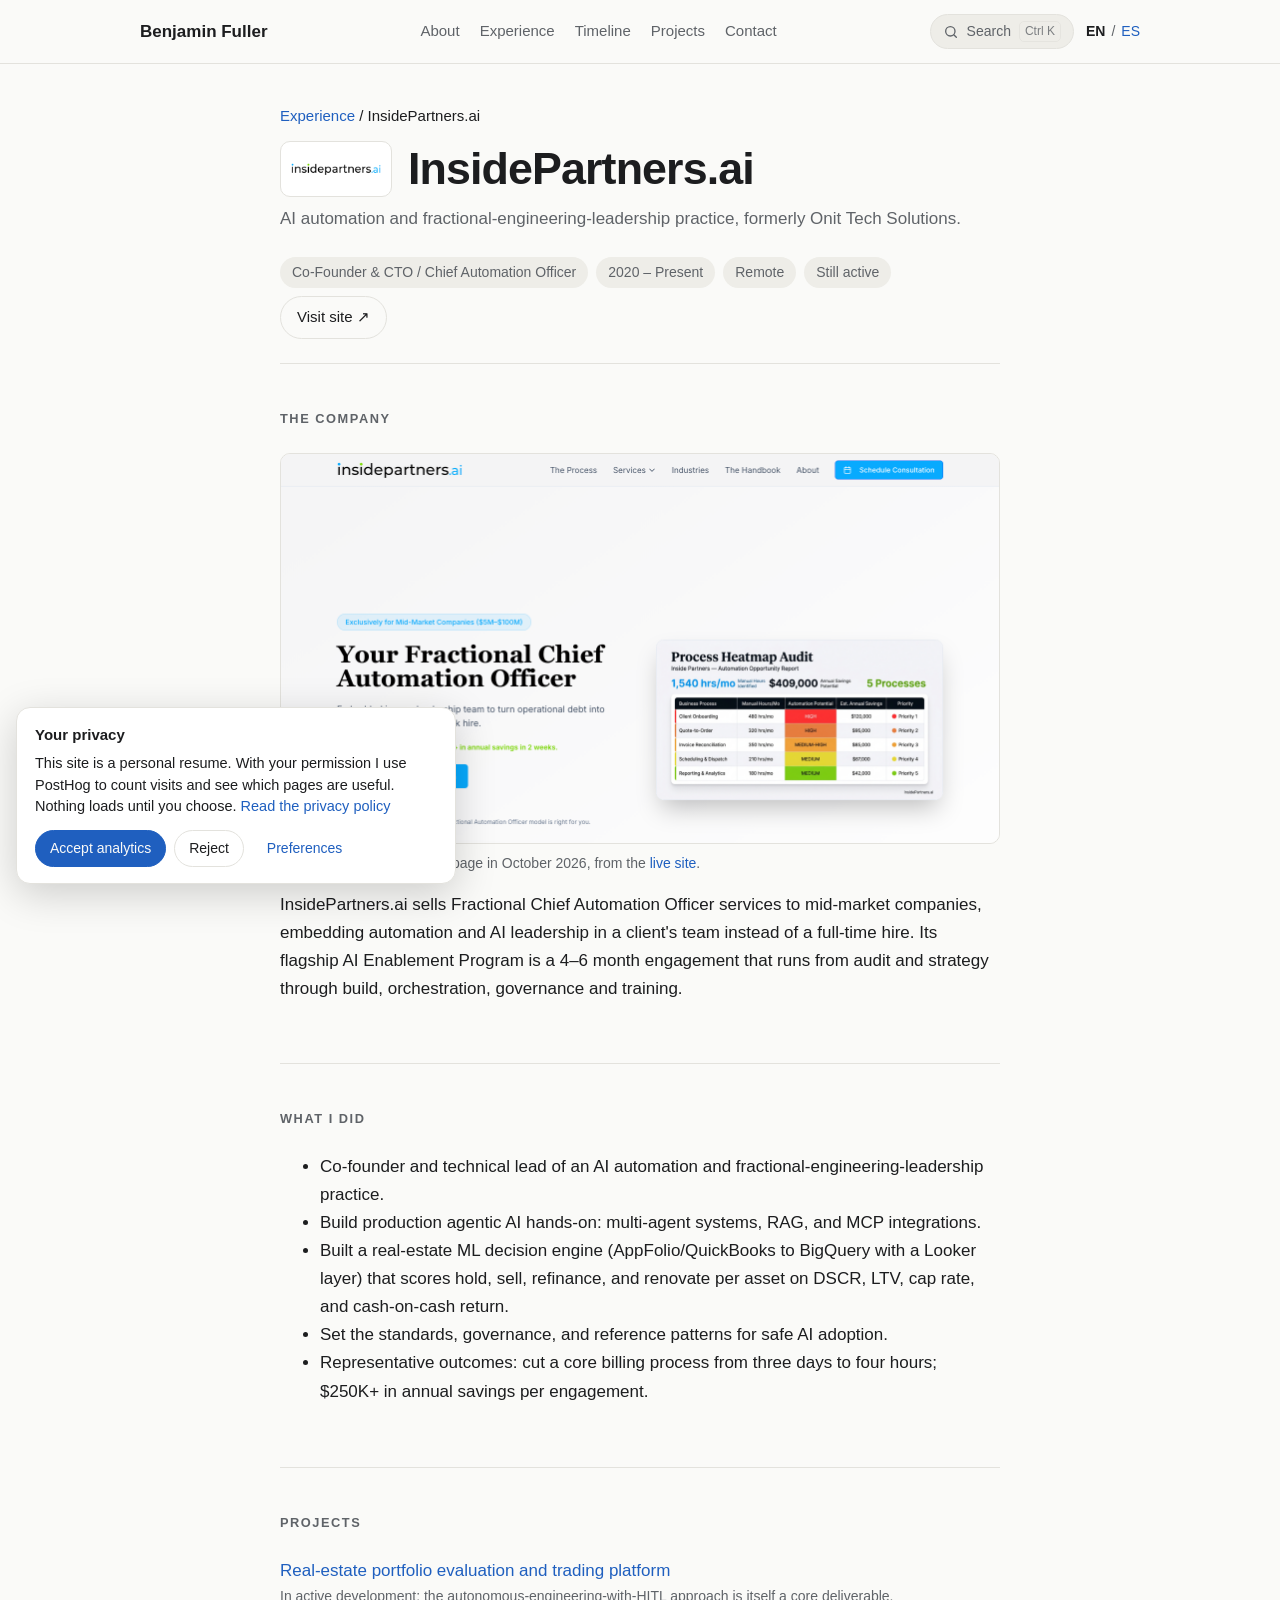
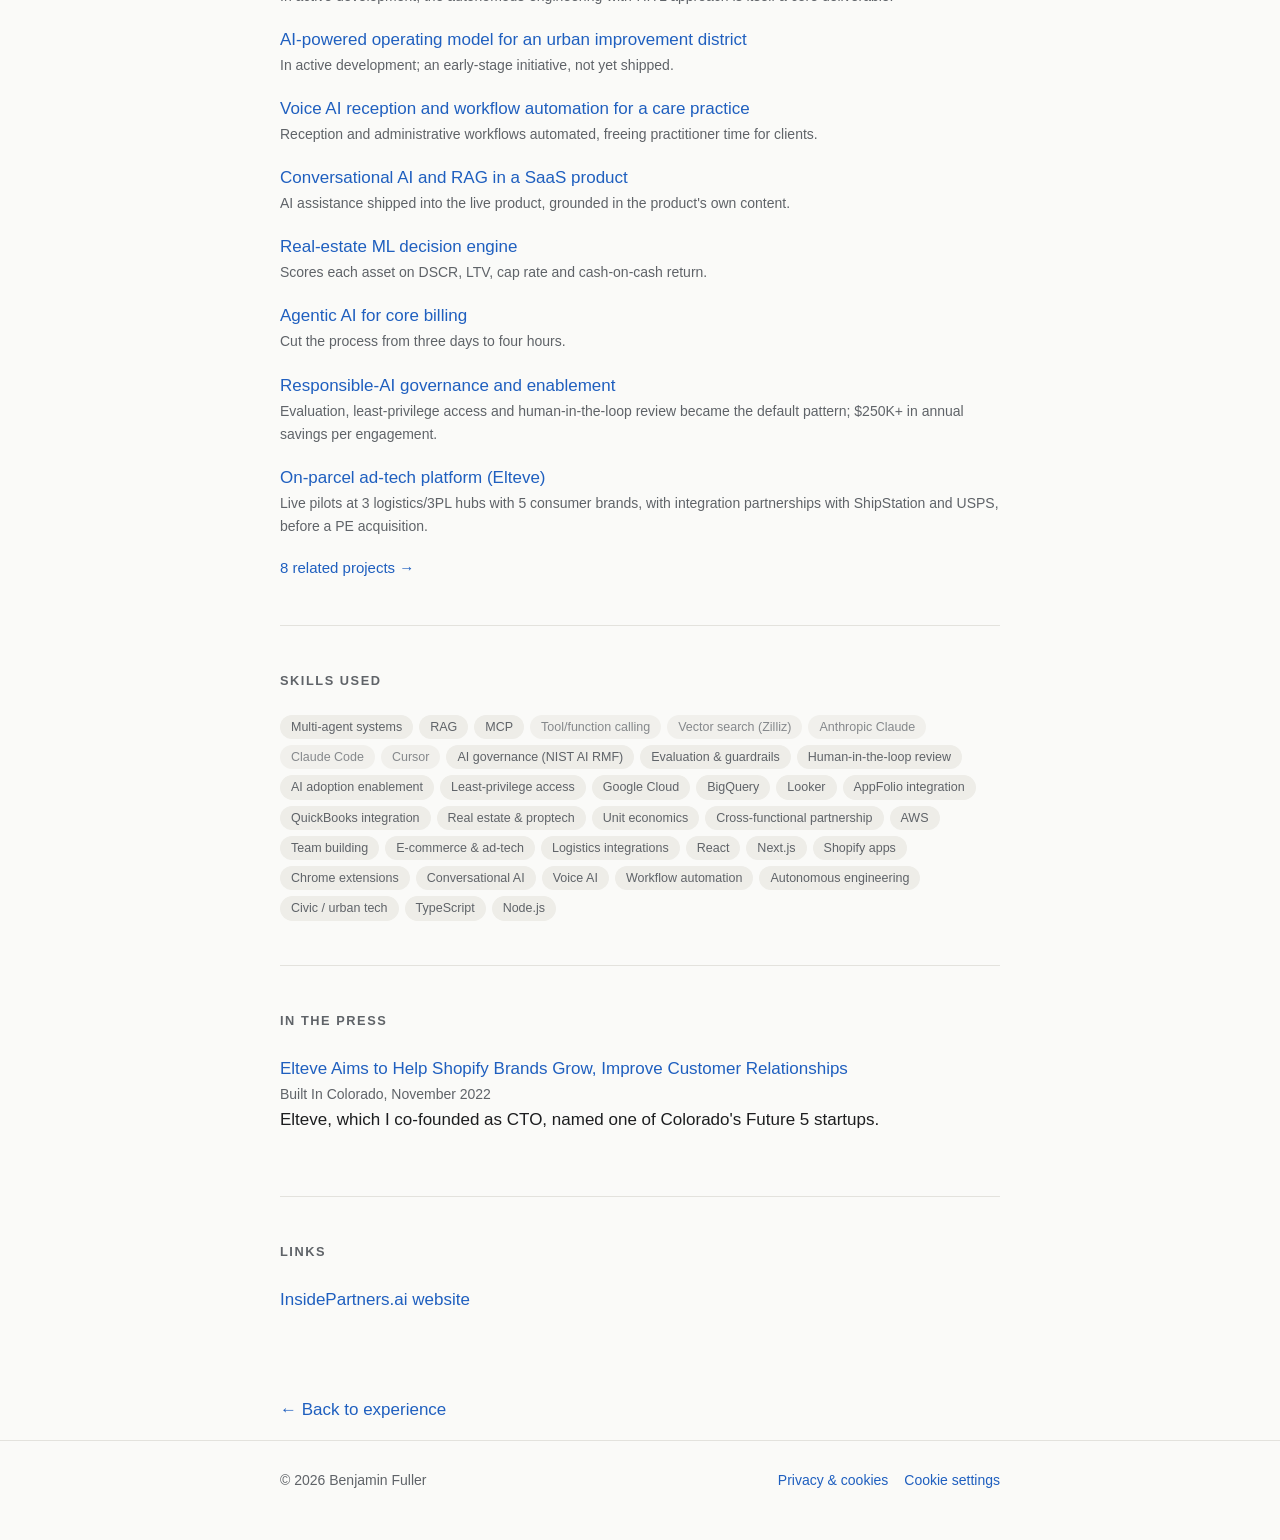
<file: insidepartners/index.html>
<!DOCTYPE html>
<html lang="en">
<head>
  <meta charset="utf-8">
  <meta name="viewport" content="width=device-width, initial-scale=1">
  <script>(function(){try{if(document.documentElement.lang!=='en')return;if(document.referrer&&new URL(document.referrer).origin===location.origin)return;var L=navigator.languages&&navigator.languages.length?navigator.languages:[navigator.language||''];for(var i=0;i<L.length;i++){var l=String(L[i]).toLowerCase();if(l==='es'||l.indexOf('es-')===0){location.replace("/es/insidepartners/"+location.search+location.hash);return;}if(l==='en'||l.indexOf('en-')===0)return;}}catch(e){}})();</script>
  <title>InsidePartners.ai · Benjamin Fuller</title>
  <meta name="description" content="Co-founder, CTO and Chief Automation Officer of InsidePartners.ai, an AI automation and fractional-engineering-leadership practice.">
  <link rel="canonical" href="https://benfuller.me/insidepartners/">
  <link rel="alternate" hreflang="en" href="https://benfuller.me/insidepartners/">
  <link rel="alternate" hreflang="es" href="https://benfuller.me/es/insidepartners/">
  <link rel="alternate" hreflang="x-default" href="https://benfuller.me/insidepartners/">
  <meta property="og:title" content="InsidePartners.ai · Benjamin Fuller">
  <meta property="og:description" content="Co-founder, CTO and Chief Automation Officer of InsidePartners.ai, an AI automation and fractional-engineering-leadership practice.">
  <meta property="og:type" content="article">
  <meta property="og:url" content="https://benfuller.me/insidepartners/">
  <meta property="og:image" content="https://benfuller.me/media/companies/insidepartners-2026.png">
  <meta property="og:locale" content="en_US">
  <meta property="og:locale:alternate" content="es_ES">
  <meta name="twitter:card" content="summary_large_image">
  <meta name="twitter:image" content="https://benfuller.me/media/companies/insidepartners-2026.png">
  <link rel="icon" href="/media/favicon.svg" type="image/svg+xml">
  <link rel="icon" href="/favicon.ico" sizes="48x48">
  <link rel="apple-touch-icon" href="/media/apple-touch-icon.png">
  <link rel="manifest" href="/media/site.webmanifest">
  <meta name="theme-color" content="#fafaf8" media="(prefers-color-scheme: light)">
  <meta name="theme-color" content="#121315" media="(prefers-color-scheme: dark)">
  <link rel="stylesheet" href="/style.css">
</head>
<body>
  <a class="skip" href="#main">Skip to content</a>
  <header class="top">
    <div class="wrap hdr">
      <a class="brand" href="/">Benjamin Fuller</a>
      <div class="tools">
        <button type="button" class="search-btn" id="search-open" aria-label="Search this site" aria-keyshortcuts="Control+K Meta+K">
          <svg aria-hidden="true" viewBox="0 0 24 24" width="16" height="16" fill="none" stroke="currentColor" stroke-width="2" stroke-linecap="round"><circle cx="11" cy="11" r="7"/><path d="m20 20-3.5-3.5"/></svg><span>Search</span><kbd>⌘K</kbd>
        </button>
        <span class="lang" role="group" aria-label="Language / Idioma"><span class="cur" aria-current="true" lang="en">EN</span><span aria-hidden="true">/</span><a href="/es/insidepartners/" hreflang="es" lang="es" aria-label="Ver este sitio en español">ES</a></span>
        <button type="button" class="menu-btn" id="menu-btn" aria-expanded="false" aria-controls="site-nav" aria-label="Menu"><span aria-hidden="true"></span></button>
      </div>
      <nav id="site-nav" aria-label="Primary">
        <a href="/#about">About</a>
        <a href="/#experience">Experience</a>
        <a href="/timeline/">Timeline</a>
        <a href="/#projects">Projects</a>
        <a href="/#contact">Contact</a>
      </nav>
    </div>
  </header>
  <main class="wrap" id="main">
    <p class="crumb"><a href="/#experience">Experience</a> / InsidePartners.ai</p>
    <div class="page-head">
      <div class="logos"><span class="logo "><img src="/media/logos/insidepartners.webp" alt="InsidePartners.ai logo" loading="lazy"></span></div>
      <h1 class="page-title">InsidePartners.ai</h1>
    </div>
    <p class="page-sub">AI automation and fractional-engineering-leadership practice, formerly Onit Tech Solutions.</p>
    <ul class="facts"><li>Co-Founder &amp; CTO / Chief Automation Officer</li><li>2020 – Present</li><li>Remote</li><li>Still active</li></ul>
    <p class="links"><a href="https://www.insidepartners.ai" rel="noopener">Visit site ↗</a></p>

    <section>
      <h2>The company</h2>
      <figure class="shot"><a href="https://www.insidepartners.ai"><img src="/media/companies/insidepartners-2026.png" alt="Screenshot of the InsidePartners.ai homepage, October 2026: &#x27;Your Fractional Chief Automation Officer&#x27;." width="1440" height="780" loading="lazy"></a><figcaption>The InsidePartners.ai homepage in October 2026, from the <a href="https://www.insidepartners.ai">live site</a>.</figcaption></figure>
      <p>InsidePartners.ai sells Fractional Chief Automation Officer services to mid-market companies, embedding automation and AI leadership in a client's team instead of a full-time hire. Its flagship AI Enablement Program is a 4–6 month engagement that runs from audit and strategy through build, orchestration, governance and training.</p>
    </section>

    <section>
      <h2>What I did</h2>
      <ul><li>Co-founder and technical lead of an AI automation and fractional-engineering-leadership practice.</li><li>Build production agentic AI hands-on: multi-agent systems, RAG, and MCP integrations.</li><li>Built a real-estate ML decision engine (AppFolio/QuickBooks to BigQuery with a Looker layer) that scores hold, sell, refinance, and renovate per asset on DSCR, LTV, cap rate, and cash-on-cash return.</li><li>Set the standards, governance, and reference patterns for safe AI adoption.</li><li>Representative outcomes: cut a core billing process from three days to four hours; $250K+ in annual savings per engagement.</li></ul>
    </section>

    <section>
      <h2>Projects</h2>
      <ul class="press"><li><a href="/?project=portfolio-platform#p-portfolio-platform">Real-estate portfolio evaluation and trading platform</a><span class="src">In active development; the autonomous-engineering-with-HITL approach is itself a core deliverable.</span></li><li><a href="/?project=improvement-district#p-improvement-district">AI-powered operating model for an urban improvement district</a><span class="src">In active development; an early-stage initiative, not yet shipped.</span></li><li><a href="/?project=voice-receptionist#p-voice-receptionist">Voice AI reception and workflow automation for a care practice</a><span class="src">Reception and administrative workflows automated, freeing practitioner time for clients.</span></li><li><a href="/?project=saas-ai-assistant#p-saas-ai-assistant">Conversational AI and RAG in a SaaS product</a><span class="src">AI assistance shipped into the live product, grounded in the product's own content.</span></li><li><a href="/?project=re-decision-engine#p-re-decision-engine">Real-estate ML decision engine</a><span class="src">Scores each asset on DSCR, LTV, cap rate and cash-on-cash return.</span></li><li><a href="/?project=billing-agents#p-billing-agents">Agentic AI for core billing</a><span class="src">Cut the process from three days to four hours.</span></li><li><a href="/?project=ai-governance#p-ai-governance">Responsible-AI governance and enablement</a><span class="src">Evaluation, least-privilege access and human-in-the-loop review became the default pattern; $250K+ in annual savings per engagement.</span></li><li><a href="/?project=elteve#p-elteve">On-parcel ad-tech platform (Elteve)</a><span class="src">Live pilots at 3 logistics/3PL hubs with 5 consumer brands, with integration partnerships with ShipStation and USPS, before a PE acquisition.</span></li></ul>
      <p class="more"><a href="/?company=insidepartners#projects">8 related projects →</a></p>
    </section>

    <section>
      <h2>Skills used</h2>
      <div class="tags"><a class="tag" href="/?skill=multi-agent#projects" data-skill="multi-agent" title="3 projects · 1 role">Multi-agent systems</a> <a class="tag" href="/?skill=rag#projects" data-skill="rag" title="2 projects · 1 role">RAG</a> <a class="tag" href="/?skill=mcp#projects" data-skill="mcp" title="1 project · 1 role">MCP</a> <span class="tag off" title="0 projects · 1 role">Tool/function calling</span> <span class="tag off" title="0 projects · 1 role">Vector search (Zilliz)</span> <span class="tag off" title="0 projects · 1 role">Anthropic Claude</span> <span class="tag off" title="0 projects · 1 role">Claude Code</span> <span class="tag off" title="0 projects · 1 role">Cursor</span> <a class="tag" href="/?skill=governance#projects" data-skill="governance" title="1 project · 1 role">AI governance (NIST AI RMF)</a> <a class="tag" href="/?skill=evals#projects" data-skill="evals" title="2 projects · 1 role">Evaluation &amp; guardrails</a> <a class="tag" href="/?skill=hitl#projects" data-skill="hitl" title="2 projects · 1 role">Human-in-the-loop review</a> <a class="tag" href="/?skill=enablement#projects" data-skill="enablement" title="1 project · 1 role">AI adoption enablement</a> <a class="tag" href="/?skill=least-priv#projects" data-skill="least-priv" title="1 project · 1 role">Least-privilege access</a> <a class="tag" href="/?skill=gcp#projects" data-skill="gcp" title="1 project · 1 role">Google Cloud</a> <a class="tag" href="/?skill=bigquery#projects" data-skill="bigquery" title="1 project · 1 role">BigQuery</a> <a class="tag" href="/?skill=looker#projects" data-skill="looker" title="1 project · 1 role">Looker</a> <a class="tag" href="/?skill=appfolio#projects" data-skill="appfolio" title="1 project · 1 role">AppFolio integration</a> <a class="tag" href="/?skill=quickbooks#projects" data-skill="quickbooks" title="1 project · 1 role">QuickBooks integration</a> <a class="tag" href="/?skill=proptech#projects" data-skill="proptech" title="4 projects · 2 roles">Real estate &amp; proptech</a> <a class="tag" href="/?skill=unit-economics#projects" data-skill="unit-economics" title="1 project · 3 roles">Unit economics</a> <a class="tag" href="/?skill=cross-functional#projects" data-skill="cross-functional" title="1 project · 4 roles">Cross-functional partnership</a> <a class="tag" href="/?skill=aws#projects" data-skill="aws" title="4 projects · 4 roles">AWS</a> <a class="tag" href="/?skill=team#projects" data-skill="team" title="5 projects · 4 roles">Team building</a> <a class="tag" href="/?skill=ecommerce#projects" data-skill="ecommerce" title="1 project · 1 role">E-commerce &amp; ad-tech</a> <a class="tag" href="/?skill=logistics#projects" data-skill="logistics" title="1 project · 1 role">Logistics integrations</a> <a class="tag" href="/?skill=react#projects" data-skill="react" title="2 projects · 1 role">React</a> <a class="tag" href="/?skill=nextjs#projects" data-skill="nextjs" title="1 project · 1 role">Next.js</a> <a class="tag" href="/?skill=shopify#projects" data-skill="shopify" title="1 project · 1 role">Shopify apps</a> <a class="tag" href="/?skill=chrome-extension#projects" data-skill="chrome-extension" title="1 project · 1 role">Chrome extensions</a> <a class="tag" href="/?skill=conversational-ai#projects" data-skill="conversational-ai" title="2 projects · 1 role">Conversational AI</a> <a class="tag" href="/?skill=voice-ai#projects" data-skill="voice-ai" title="1 project · 1 role">Voice AI</a> <a class="tag" href="/?skill=workflow-automation#projects" data-skill="workflow-automation" title="2 projects · 1 role">Workflow automation</a> <a class="tag" href="/?skill=autonomous-eng#projects" data-skill="autonomous-eng" title="1 project · 1 role">Autonomous engineering</a> <a class="tag" href="/?skill=civic-tech#projects" data-skill="civic-tech" title="1 project · 1 role">Civic / urban tech</a> <a class="tag" href="/?skill=typescript#projects" data-skill="typescript" title="1 project · 1 role">TypeScript</a> <a class="tag" href="/?skill=nodejs#projects" data-skill="nodejs" title="1 project · 1 role">Node.js</a></div>
    </section>

    <section>
      <h2>In the press</h2>
      <ul class="press"><li><a href="https://builtincolorado.com/2022/11/04/colorado-future-5-startup-elteve-q4-2022">Elteve Aims to Help Shopify Brands Grow, Improve Customer Relationships</a><span class="src">Built In Colorado, November 2022</span>Elteve, which I co-founded as CTO, named one of Colorado's Future 5 startups.</li></ul>
    </section>
    <section>
      <h2>Links</h2>
      <ul class="plain"><li><a href="https://www.insidepartners.ai" rel="noopener">InsidePartners.ai website</a></li></ul>
    </section>

    <p class="back"><a href="/#experience">← Back to experience</a></p>
  </main>
  <footer>
    <div class="wrap">
      <span>&copy; 2026 Benjamin Fuller</span>
      <span class="foot-links">
        <a href="/privacy/">Privacy &amp; cookies</a>
        <button type="button" class="linklike" data-open-cookies>Cookie settings</button>
      </span>
    </div>
  </footer>
  <script type="application/json" id="site-config">{"lang": "en", "home": "/", "searchIndex": "/search-index.json", "privacy": "/privacy/", "posthog": {"key": "", "host": "https://eu.i.posthog.com"}, "ui": {"search": "Jump to a role, project, skill…", "empty": "Nothing matches. Try a technology, company or year.", "hint": "↑↓ to move · Enter to open · Esc to close", "types": {"faq": "How I work", "section": "Sections", "role": "Experience", "project": "Projects", "skill": "Skills", "press": "Press", "action": "Actions"}, "count": "{n} of {total} projects", "total": "{total} projects", "searchAria": "Search this site", "top": "Back to top", "consent": {"title": "Your privacy", "text": "This site is a personal resume. With your permission I use PostHog to count visits and see which pages are useful. Nothing loads until you choose.", "accept": "Accept analytics", "reject": "Reject", "prefs": "Preferences", "save": "Save choices", "necessary": "Necessary", "necessary_d": "Remembers your cookie choice on this device. Always on.", "analytics": "Analytics (PostHog)", "analytics_d": "Anonymous page views and clicks, hosted in the EU. Off unless you allow it.", "more": "Read the privacy policy", "close": "Close"}}}</script>
  <script src="/site.js" defer></script>
  <script src="/consent.js" defer></script>
</body>
</html>
</file>
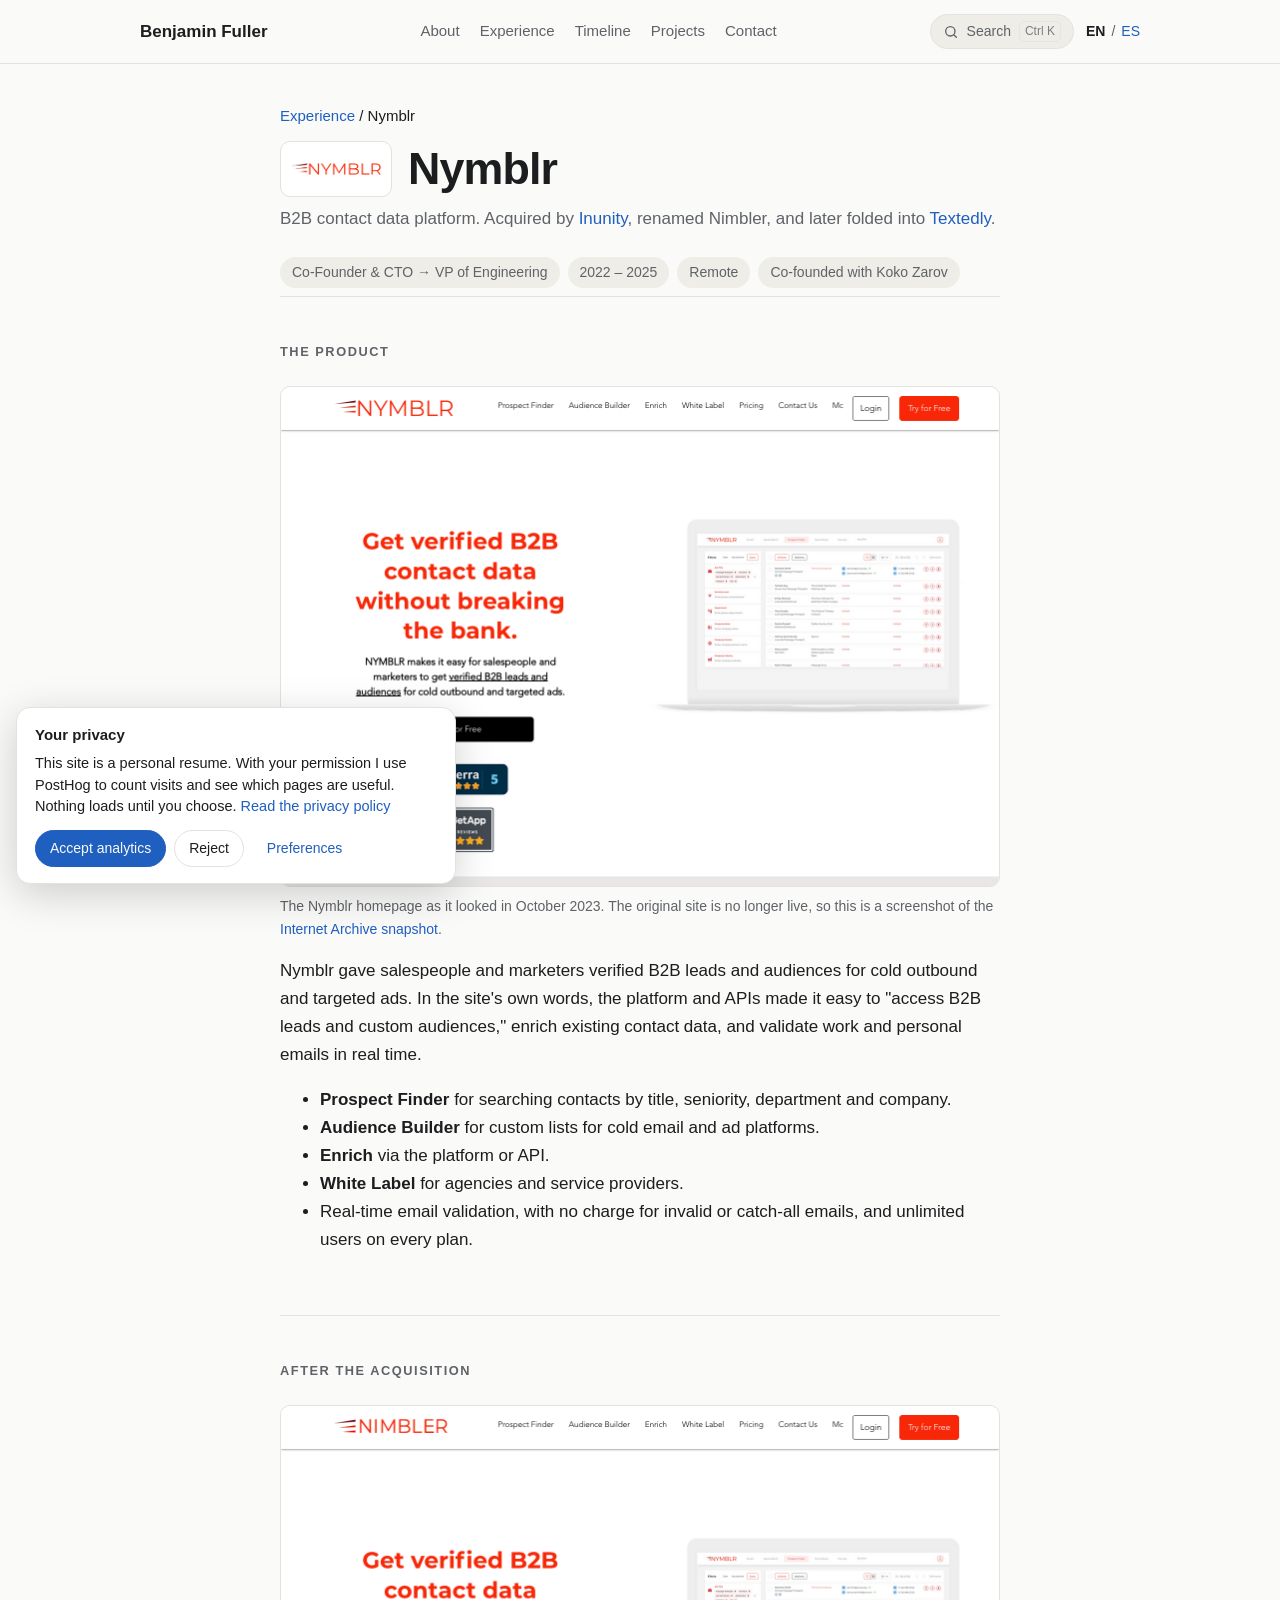
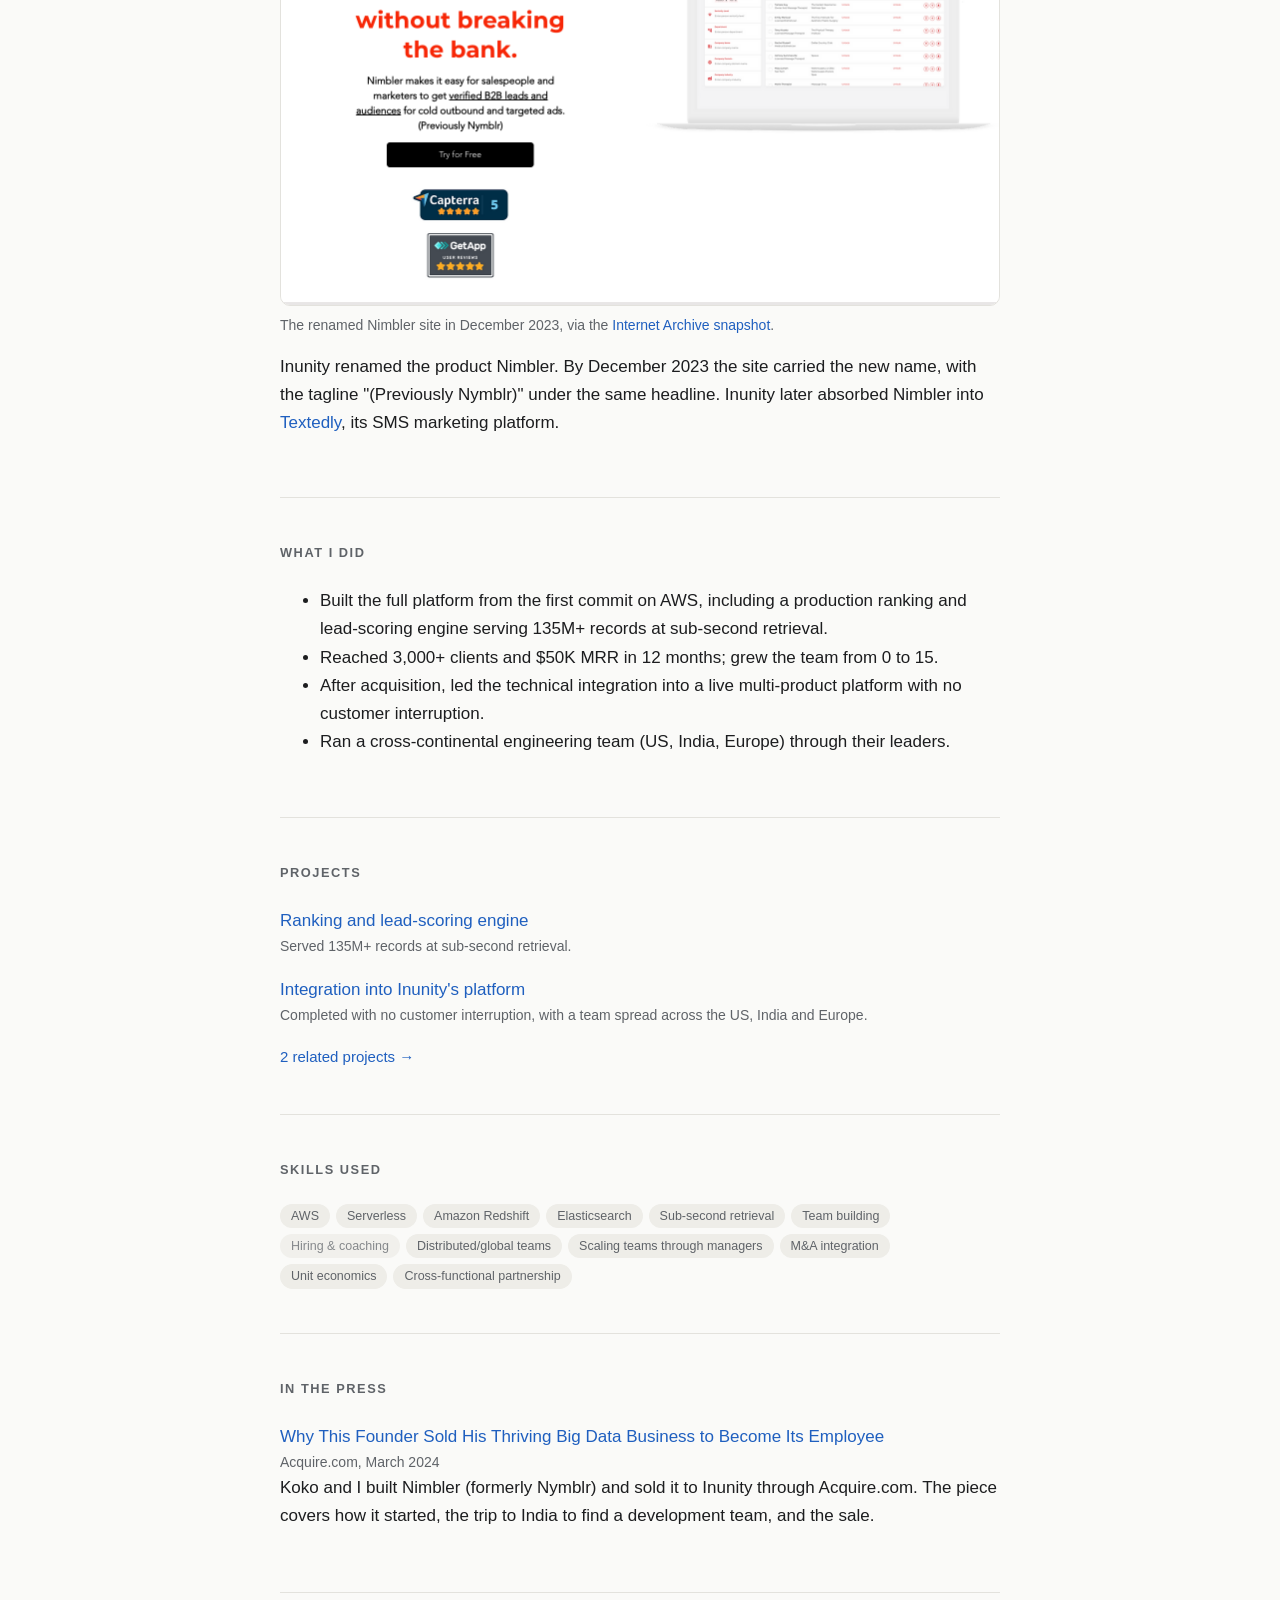
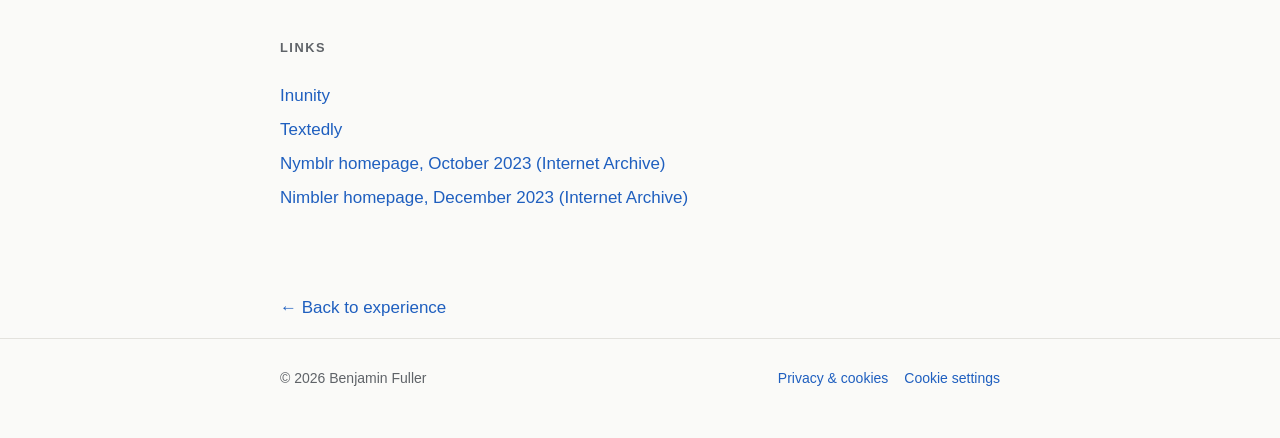
<file: nymblr/index.html>
<!DOCTYPE html>
<html lang="en">
<head>
  <meta charset="utf-8">
  <meta name="viewport" content="width=device-width, initial-scale=1">
  <script>(function(){try{if(document.documentElement.lang!=='en')return;if(document.referrer&&new URL(document.referrer).origin===location.origin)return;var L=navigator.languages&&navigator.languages.length?navigator.languages:[navigator.language||''];for(var i=0;i<L.length;i++){var l=String(L[i]).toLowerCase();if(l==='es'||l.indexOf('es-')===0){location.replace("/es/nymblr/"+location.search+location.hash);return;}if(l==='en'||l.indexOf('en-')===0)return;}}catch(e){}})();</script>
  <title>Nymblr · Benjamin Fuller</title>
  <meta name="description" content="Co-founder and CTO of Nymblr (later Nimbler), a B2B contact data platform acquired by Inunity.">
  <link rel="canonical" href="https://benfuller.me/nymblr/">
  <link rel="alternate" hreflang="en" href="https://benfuller.me/nymblr/">
  <link rel="alternate" hreflang="es" href="https://benfuller.me/es/nymblr/">
  <link rel="alternate" hreflang="x-default" href="https://benfuller.me/nymblr/">
  <meta property="og:title" content="Nymblr · Benjamin Fuller">
  <meta property="og:description" content="Co-founder and CTO of Nymblr (later Nimbler), a B2B contact data platform acquired by Inunity.">
  <meta property="og:type" content="article">
  <meta property="og:url" content="https://benfuller.me/nymblr/">
  <meta property="og:image" content="https://benfuller.me/media/companies/nymblr-2023.png">
  <meta property="og:locale" content="en_US">
  <meta property="og:locale:alternate" content="es_ES">
  <meta name="twitter:card" content="summary_large_image">
  <meta name="twitter:image" content="https://benfuller.me/media/companies/nymblr-2023.png">
  <link rel="icon" href="/media/favicon.svg" type="image/svg+xml">
  <link rel="icon" href="/favicon.ico" sizes="48x48">
  <link rel="apple-touch-icon" href="/media/apple-touch-icon.png">
  <link rel="manifest" href="/media/site.webmanifest">
  <meta name="theme-color" content="#fafaf8" media="(prefers-color-scheme: light)">
  <meta name="theme-color" content="#121315" media="(prefers-color-scheme: dark)">
  <link rel="stylesheet" href="/style.css">
</head>
<body>
  <a class="skip" href="#main">Skip to content</a>
  <header class="top">
    <div class="wrap hdr">
      <a class="brand" href="/">Benjamin Fuller</a>
      <div class="tools">
        <button type="button" class="search-btn" id="search-open" aria-label="Search this site" aria-keyshortcuts="Control+K Meta+K">
          <svg aria-hidden="true" viewBox="0 0 24 24" width="16" height="16" fill="none" stroke="currentColor" stroke-width="2" stroke-linecap="round"><circle cx="11" cy="11" r="7"/><path d="m20 20-3.5-3.5"/></svg><span>Search</span><kbd>⌘K</kbd>
        </button>
        <span class="lang" role="group" aria-label="Language / Idioma"><span class="cur" aria-current="true" lang="en">EN</span><span aria-hidden="true">/</span><a href="/es/nymblr/" hreflang="es" lang="es" aria-label="Ver este sitio en español">ES</a></span>
        <button type="button" class="menu-btn" id="menu-btn" aria-expanded="false" aria-controls="site-nav" aria-label="Menu"><span aria-hidden="true"></span></button>
      </div>
      <nav id="site-nav" aria-label="Primary">
        <a href="/#about">About</a>
        <a href="/#experience">Experience</a>
        <a href="/timeline/">Timeline</a>
        <a href="/#projects">Projects</a>
        <a href="/#contact">Contact</a>
      </nav>
    </div>
  </header>
  <main class="wrap" id="main">
    <p class="crumb"><a href="/#experience">Experience</a> / Nymblr</p>
    <div class="page-head">
      <div class="logos"><span class="logo "><img src="/media/logos/nymblr.png" alt="Nymblr logo" loading="lazy"></span></div>
      <h1 class="page-title">Nymblr</h1>
    </div>
    <p class="page-sub">B2B contact data platform. Acquired by <a href="https://www.inunity.com">Inunity</a>, renamed Nimbler, and later folded into <a href="https://www.textedly.com">Textedly</a>.</p>
    <ul class="facts"><li>Co-Founder &amp; CTO → VP of Engineering</li><li>2022 – 2025</li><li>Remote</li><li>Co-founded with Koko Zarov</li></ul>
    

    <section>
      <h2>The product</h2>
      <figure class="shot"><a href="https://web.archive.org/web/20231004152902/https://www.nymblr.com/"><img src="/media/companies/nymblr-2023.png" alt="Screenshot of the Nymblr homepage, October 2023: &#x27;Get verified B2B contact data without breaking the bank.&#x27;" width="1440" height="1000" loading="lazy"></a><figcaption>The Nymblr homepage as it looked in October 2023. The original site is no longer live, so this is a screenshot of the <a href="https://web.archive.org/web/20231004152902/https://www.nymblr.com/">Internet Archive snapshot</a>.</figcaption></figure>
      <p>Nymblr gave salespeople and marketers verified B2B leads and audiences for cold outbound and targeted ads. In the site's own words, the platform and APIs made it easy to "access B2B leads and custom audiences," enrich existing contact data, and validate work and personal emails in real time.</p>
      <ul><li><strong>Prospect Finder</strong> for searching contacts by title, seniority, department and company.</li><li><strong>Audience Builder</strong> for custom lists for cold email and ad platforms.</li><li><strong>Enrich</strong> via the platform or API.</li><li><strong>White Label</strong> for agencies and service providers.</li><li>Real-time email validation, with no charge for invalid or catch-all emails, and unlimited users on every plan.</li></ul>
    </section>
    <section>
      <h2>After the acquisition</h2>
      <figure class="shot"><a href="https://web.archive.org/web/20231210124029/https://www.nimbler.com/"><img src="/media/companies/nimbler-2023.png" alt="Screenshot of the Nimbler homepage, December 2023: the same layout as Nymblr, with the line &#x27;(Previously Nymblr)&#x27;." width="1440" height="1000" loading="lazy"></a><figcaption>The renamed Nimbler site in December 2023, via the <a href="https://web.archive.org/web/20231210124029/https://www.nimbler.com/">Internet Archive snapshot</a>.</figcaption></figure>
      <p>Inunity renamed the product Nimbler. By December 2023 the site carried the new name, with the tagline "(Previously Nymblr)" under the same headline. Inunity later absorbed Nimbler into <a href="https://www.textedly.com">Textedly</a>, its SMS marketing platform.</p>
    </section>

    <section>
      <h2>What I did</h2>
      <ul><li>Built the full platform from the first commit on AWS, including a production ranking and lead-scoring engine serving 135M+ records at sub-second retrieval.</li><li>Reached 3,000+ clients and $50K MRR in 12 months; grew the team from 0 to 15.</li><li>After acquisition, led the technical integration into a live multi-product platform with no customer interruption.</li><li>Ran a cross-continental engineering team (US, India, Europe) through their leaders.</li></ul>
    </section>

    <section>
      <h2>Projects</h2>
      <ul class="press"><li><a href="/?project=nymblr-ranking#p-nymblr-ranking">Ranking and lead-scoring engine</a><span class="src">Served 135M+ records at sub-second retrieval.</span></li><li><a href="/?project=nymblr-integration#p-nymblr-integration">Integration into Inunity's platform</a><span class="src">Completed with no customer interruption, with a team spread across the US, India and Europe.</span></li></ul>
      <p class="more"><a href="/?company=nymblr#projects">2 related projects →</a></p>
    </section>

    <section>
      <h2>Skills used</h2>
      <div class="tags"><a class="tag" href="/?skill=aws#projects" data-skill="aws" title="4 projects · 4 roles">AWS</a> <a class="tag" href="/?skill=serverless#projects" data-skill="serverless" title="1 project · 1 role">Serverless</a> <a class="tag" href="/?skill=redshift#projects" data-skill="redshift" title="1 project · 1 role">Amazon Redshift</a> <a class="tag" href="/?skill=elasticsearch#projects" data-skill="elasticsearch" title="1 project · 1 role">Elasticsearch</a> <a class="tag" href="/?skill=sub-second#projects" data-skill="sub-second" title="1 project · 1 role">Sub-second retrieval</a> <a class="tag" href="/?skill=team#projects" data-skill="team" title="5 projects · 4 roles">Team building</a> <span class="tag off" title="0 projects · 3 roles">Hiring &amp; coaching</span> <a class="tag" href="/?skill=distributed#projects" data-skill="distributed" title="2 projects · 2 roles">Distributed/global teams</a> <a class="tag" href="/?skill=scaling-managers#projects" data-skill="scaling-managers" title="2 projects · 2 roles">Scaling teams through managers</a> <a class="tag" href="/?skill=ma#projects" data-skill="ma" title="2 projects · 2 roles">M&amp;A integration</a> <a class="tag" href="/?skill=unit-economics#projects" data-skill="unit-economics" title="1 project · 3 roles">Unit economics</a> <a class="tag" href="/?skill=cross-functional#projects" data-skill="cross-functional" title="1 project · 4 roles">Cross-functional partnership</a></div>
    </section>

    <section>
      <h2>In the press</h2>
      <ul class="press"><li><a href="https://blog.acquire.com/koko-zarov-ben-fuller-nimbler-nymblr/">Why This Founder Sold His Thriving Big Data Business to Become Its Employee</a><span class="src">Acquire.com, March 2024</span>Koko and I built Nimbler (formerly Nymblr) and sold it to Inunity through Acquire.com. The piece covers how it started, the trip to India to find a development team, and the sale.</li></ul>
    </section>
    <section>
      <h2>Links</h2>
      <ul class="plain"><li><a href="https://www.inunity.com" rel="noopener">Inunity</a></li><li><a href="https://www.textedly.com" rel="noopener">Textedly</a></li><li><a href="https://web.archive.org/web/20231004152902/https://www.nymblr.com/" rel="noopener">Nymblr homepage, October 2023 (Internet Archive)</a></li><li><a href="https://web.archive.org/web/20231210124029/https://www.nimbler.com/" rel="noopener">Nimbler homepage, December 2023 (Internet Archive)</a></li></ul>
    </section>

    <p class="back"><a href="/#experience">← Back to experience</a></p>
  </main>
  <footer>
    <div class="wrap">
      <span>&copy; 2026 Benjamin Fuller</span>
      <span class="foot-links">
        <a href="/privacy/">Privacy &amp; cookies</a>
        <button type="button" class="linklike" data-open-cookies>Cookie settings</button>
      </span>
    </div>
  </footer>
  <script type="application/json" id="site-config">{"lang": "en", "home": "/", "searchIndex": "/search-index.json", "privacy": "/privacy/", "posthog": {"key": "", "host": "https://eu.i.posthog.com"}, "ui": {"search": "Jump to a role, project, skill…", "empty": "Nothing matches. Try a technology, company or year.", "hint": "↑↓ to move · Enter to open · Esc to close", "types": {"faq": "How I work", "section": "Sections", "role": "Experience", "project": "Projects", "skill": "Skills", "press": "Press", "action": "Actions"}, "count": "{n} of {total} projects", "total": "{total} projects", "searchAria": "Search this site", "top": "Back to top", "consent": {"title": "Your privacy", "text": "This site is a personal resume. With your permission I use PostHog to count visits and see which pages are useful. Nothing loads until you choose.", "accept": "Accept analytics", "reject": "Reject", "prefs": "Preferences", "save": "Save choices", "necessary": "Necessary", "necessary_d": "Remembers your cookie choice on this device. Always on.", "analytics": "Analytics (PostHog)", "analytics_d": "Anonymous page views and clicks, hosted in the EU. Off unless you allow it.", "more": "Read the privacy policy", "close": "Close"}}}</script>
  <script src="/site.js" defer></script>
  <script src="/consent.js" defer></script>
</body>
</html>
</file>
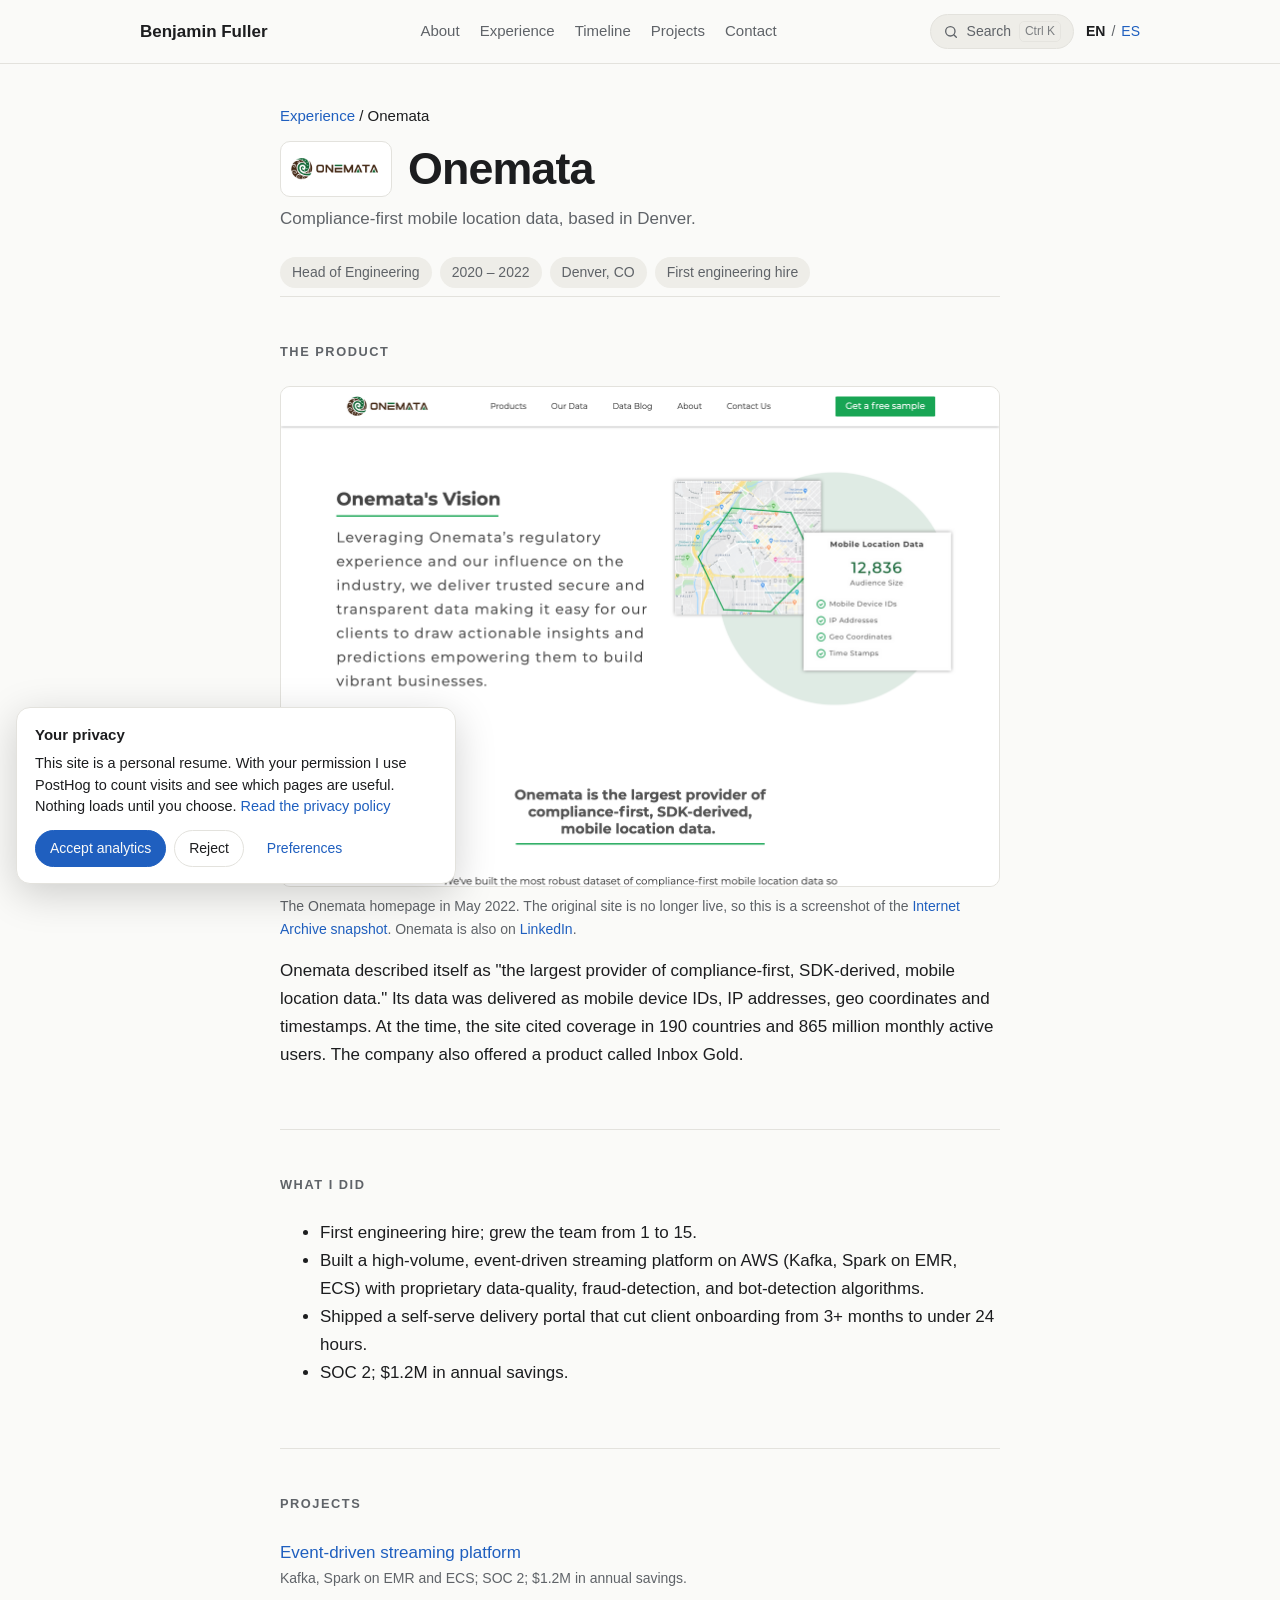
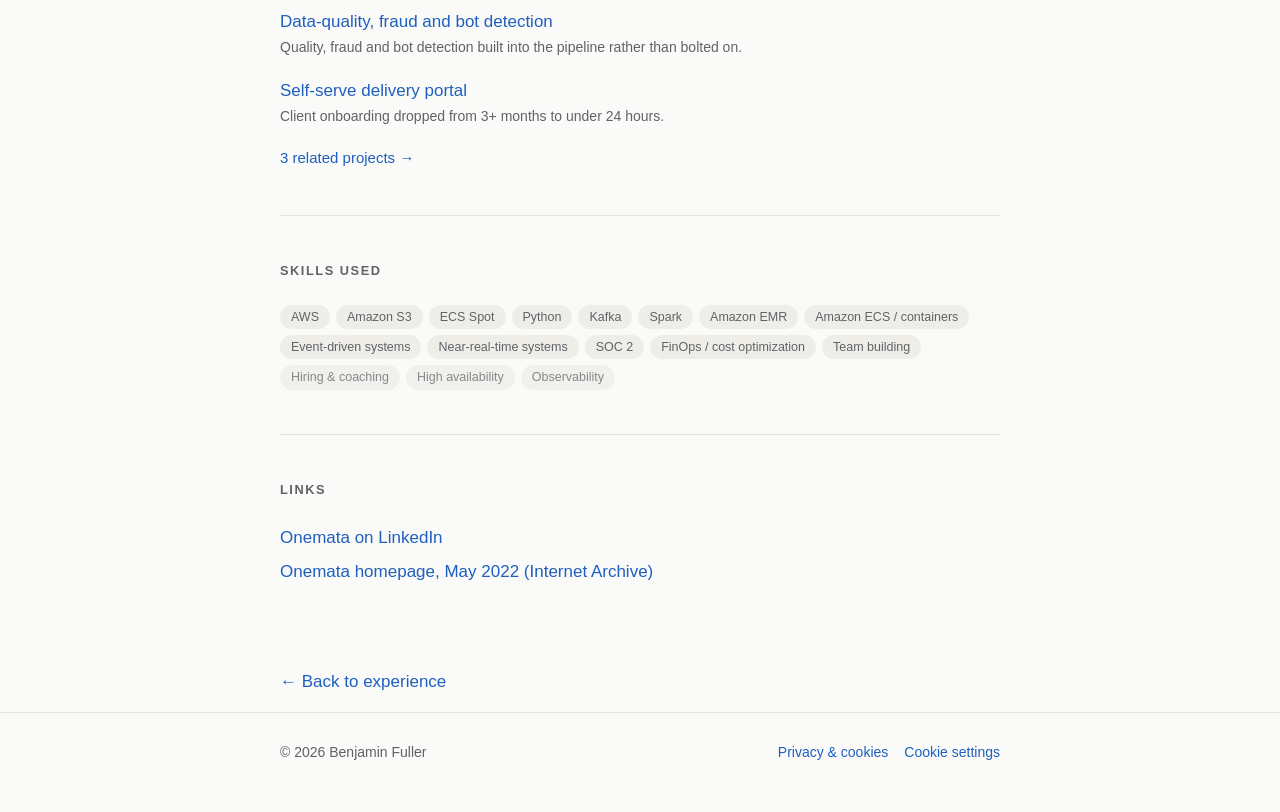
<file: onemata/index.html>
<!DOCTYPE html>
<html lang="en">
<head>
  <meta charset="utf-8">
  <meta name="viewport" content="width=device-width, initial-scale=1">
  <script>(function(){try{if(document.documentElement.lang!=='en')return;if(document.referrer&&new URL(document.referrer).origin===location.origin)return;var L=navigator.languages&&navigator.languages.length?navigator.languages:[navigator.language||''];for(var i=0;i<L.length;i++){var l=String(L[i]).toLowerCase();if(l==='es'||l.indexOf('es-')===0){location.replace("/es/onemata/"+location.search+location.hash);return;}if(l==='en'||l.indexOf('en-')===0)return;}}catch(e){}})();</script>
  <title>Onemata · Benjamin Fuller</title>
  <meta name="description" content="Head of Engineering at Onemata, a Denver mobile location data company. First engineering hire; grew the team from 1 to 15.">
  <link rel="canonical" href="https://benfuller.me/onemata/">
  <link rel="alternate" hreflang="en" href="https://benfuller.me/onemata/">
  <link rel="alternate" hreflang="es" href="https://benfuller.me/es/onemata/">
  <link rel="alternate" hreflang="x-default" href="https://benfuller.me/onemata/">
  <meta property="og:title" content="Onemata · Benjamin Fuller">
  <meta property="og:description" content="Head of Engineering at Onemata, a Denver mobile location data company. First engineering hire; grew the team from 1 to 15.">
  <meta property="og:type" content="article">
  <meta property="og:url" content="https://benfuller.me/onemata/">
  <meta property="og:image" content="https://benfuller.me/media/companies/onemata-2022.png">
  <meta property="og:locale" content="en_US">
  <meta property="og:locale:alternate" content="es_ES">
  <meta name="twitter:card" content="summary_large_image">
  <meta name="twitter:image" content="https://benfuller.me/media/companies/onemata-2022.png">
  <link rel="icon" href="/media/favicon.svg" type="image/svg+xml">
  <link rel="icon" href="/favicon.ico" sizes="48x48">
  <link rel="apple-touch-icon" href="/media/apple-touch-icon.png">
  <link rel="manifest" href="/media/site.webmanifest">
  <meta name="theme-color" content="#fafaf8" media="(prefers-color-scheme: light)">
  <meta name="theme-color" content="#121315" media="(prefers-color-scheme: dark)">
  <link rel="stylesheet" href="/style.css">
</head>
<body>
  <a class="skip" href="#main">Skip to content</a>
  <header class="top">
    <div class="wrap hdr">
      <a class="brand" href="/">Benjamin Fuller</a>
      <div class="tools">
        <button type="button" class="search-btn" id="search-open" aria-label="Search this site" aria-keyshortcuts="Control+K Meta+K">
          <svg aria-hidden="true" viewBox="0 0 24 24" width="16" height="16" fill="none" stroke="currentColor" stroke-width="2" stroke-linecap="round"><circle cx="11" cy="11" r="7"/><path d="m20 20-3.5-3.5"/></svg><span>Search</span><kbd>⌘K</kbd>
        </button>
        <span class="lang" role="group" aria-label="Language / Idioma"><span class="cur" aria-current="true" lang="en">EN</span><span aria-hidden="true">/</span><a href="/es/onemata/" hreflang="es" lang="es" aria-label="Ver este sitio en español">ES</a></span>
        <button type="button" class="menu-btn" id="menu-btn" aria-expanded="false" aria-controls="site-nav" aria-label="Menu"><span aria-hidden="true"></span></button>
      </div>
      <nav id="site-nav" aria-label="Primary">
        <a href="/#about">About</a>
        <a href="/#experience">Experience</a>
        <a href="/timeline/">Timeline</a>
        <a href="/#projects">Projects</a>
        <a href="/#contact">Contact</a>
      </nav>
    </div>
  </header>
  <main class="wrap" id="main">
    <p class="crumb"><a href="/#experience">Experience</a> / Onemata</p>
    <div class="page-head">
      <div class="logos"><span class="logo "><img src="/media/logos/onemata.png" alt="Onemata logo" loading="lazy"></span></div>
      <h1 class="page-title">Onemata</h1>
    </div>
    <p class="page-sub">Compliance-first mobile location data, based in Denver.</p>
    <ul class="facts"><li>Head of Engineering</li><li>2020 – 2022</li><li>Denver, CO</li><li>First engineering hire</li></ul>
    

    <section>
      <h2>The product</h2>
      <figure class="shot"><a href="https://web.archive.org/web/20220513214216/https://www.onemata.com/"><img src="/media/companies/onemata-2022.png" alt="Screenshot of the Onemata homepage, May 2022: &#x27;Onemata&#x27;s Vision&#x27; with a map of Denver and a mobile location data audience panel." width="1440" height="1000" loading="lazy"></a><figcaption>The Onemata homepage in May 2022. The original site is no longer live, so this is a screenshot of the <a href="https://web.archive.org/web/20220513214216/https://www.onemata.com/">Internet Archive snapshot</a>. Onemata is also on <a href="https://www.linkedin.com/company/onemata">LinkedIn</a>.</figcaption></figure>
      <p>Onemata described itself as "the largest provider of compliance-first, SDK-derived, mobile location data." Its data was delivered as mobile device IDs, IP addresses, geo coordinates and timestamps. At the time, the site cited coverage in 190 countries and 865 million monthly active users. The company also offered a product called Inbox Gold.</p>
    </section>

    <section>
      <h2>What I did</h2>
      <ul><li>First engineering hire; grew the team from 1 to 15.</li><li>Built a high-volume, event-driven streaming platform on AWS (Kafka, Spark on EMR, ECS) with proprietary data-quality, fraud-detection, and bot-detection algorithms.</li><li>Shipped a self-serve delivery portal that cut client onboarding from 3+ months to under 24 hours.</li><li>SOC 2; $1.2M in annual savings.</li></ul>
    </section>

    <section>
      <h2>Projects</h2>
      <ul class="press"><li><a href="/?project=onemata-streaming#p-onemata-streaming">Event-driven streaming platform</a><span class="src">Kafka, Spark on EMR and ECS; SOC 2; $1.2M in annual savings.</span></li><li><a href="/?project=onemata-quality#p-onemata-quality">Data-quality, fraud and bot detection</a><span class="src">Quality, fraud and bot detection built into the pipeline rather than bolted on.</span></li><li><a href="/?project=onemata-portal#p-onemata-portal">Self-serve delivery portal</a><span class="src">Client onboarding dropped from 3+ months to under 24 hours.</span></li></ul>
      <p class="more"><a href="/?company=onemata#projects">3 related projects →</a></p>
    </section>

    <section>
      <h2>Skills used</h2>
      <div class="tags"><a class="tag" href="/?skill=aws#projects" data-skill="aws" title="4 projects · 4 roles">AWS</a> <a class="tag" href="/?skill=s3#projects" data-skill="s3" title="1 project · 1 role">Amazon S3</a> <a class="tag" href="/?skill=ecs-spot#projects" data-skill="ecs-spot" title="1 project · 1 role">ECS Spot</a> <a class="tag" href="/?skill=python#projects" data-skill="python" title="1 project · 1 role">Python</a> <a class="tag" href="/?skill=kafka#projects" data-skill="kafka" title="2 projects · 1 role">Kafka</a> <a class="tag" href="/?skill=spark#projects" data-skill="spark" title="1 project · 1 role">Spark</a> <a class="tag" href="/?skill=emr#projects" data-skill="emr" title="1 project · 1 role">Amazon EMR</a> <a class="tag" href="/?skill=ecs#projects" data-skill="ecs" title="1 project · 1 role">Amazon ECS / containers</a> <a class="tag" href="/?skill=event-driven#projects" data-skill="event-driven" title="2 projects · 1 role">Event-driven systems</a> <a class="tag" href="/?skill=near-real-time#projects" data-skill="near-real-time" title="1 project · 1 role">Near-real-time systems</a> <a class="tag" href="/?skill=soc2#projects" data-skill="soc2" title="1 project · 1 role">SOC 2</a> <a class="tag" href="/?skill=finops#projects" data-skill="finops" title="2 projects · 2 roles">FinOps / cost optimization</a> <a class="tag" href="/?skill=team#projects" data-skill="team" title="5 projects · 4 roles">Team building</a> <span class="tag off" title="0 projects · 3 roles">Hiring &amp; coaching</span> <span class="tag off" title="0 projects · 1 role">High availability</span> <span class="tag off" title="0 projects · 1 role">Observability</span></div>
    </section>

    <section>
      <h2>Links</h2>
      <ul class="plain"><li><a href="https://www.linkedin.com/company/onemata" rel="noopener">Onemata on LinkedIn</a></li><li><a href="https://web.archive.org/web/20220513214216/https://www.onemata.com/" rel="noopener">Onemata homepage, May 2022 (Internet Archive)</a></li></ul>
    </section>

    <p class="back"><a href="/#experience">← Back to experience</a></p>
  </main>
  <footer>
    <div class="wrap">
      <span>&copy; 2026 Benjamin Fuller</span>
      <span class="foot-links">
        <a href="/privacy/">Privacy &amp; cookies</a>
        <button type="button" class="linklike" data-open-cookies>Cookie settings</button>
      </span>
    </div>
  </footer>
  <script type="application/json" id="site-config">{"lang": "en", "home": "/", "searchIndex": "/search-index.json", "privacy": "/privacy/", "posthog": {"key": "", "host": "https://eu.i.posthog.com"}, "ui": {"search": "Jump to a role, project, skill…", "empty": "Nothing matches. Try a technology, company or year.", "hint": "↑↓ to move · Enter to open · Esc to close", "types": {"faq": "How I work", "section": "Sections", "role": "Experience", "project": "Projects", "skill": "Skills", "press": "Press", "action": "Actions"}, "count": "{n} of {total} projects", "total": "{total} projects", "searchAria": "Search this site", "top": "Back to top", "consent": {"title": "Your privacy", "text": "This site is a personal resume. With your permission I use PostHog to count visits and see which pages are useful. Nothing loads until you choose.", "accept": "Accept analytics", "reject": "Reject", "prefs": "Preferences", "save": "Save choices", "necessary": "Necessary", "necessary_d": "Remembers your cookie choice on this device. Always on.", "analytics": "Analytics (PostHog)", "analytics_d": "Anonymous page views and clicks, hosted in the EU. Off unless you allow it.", "more": "Read the privacy policy", "close": "Close"}}}</script>
  <script src="/site.js" defer></script>
  <script src="/consent.js" defer></script>
</body>
</html>
</file>
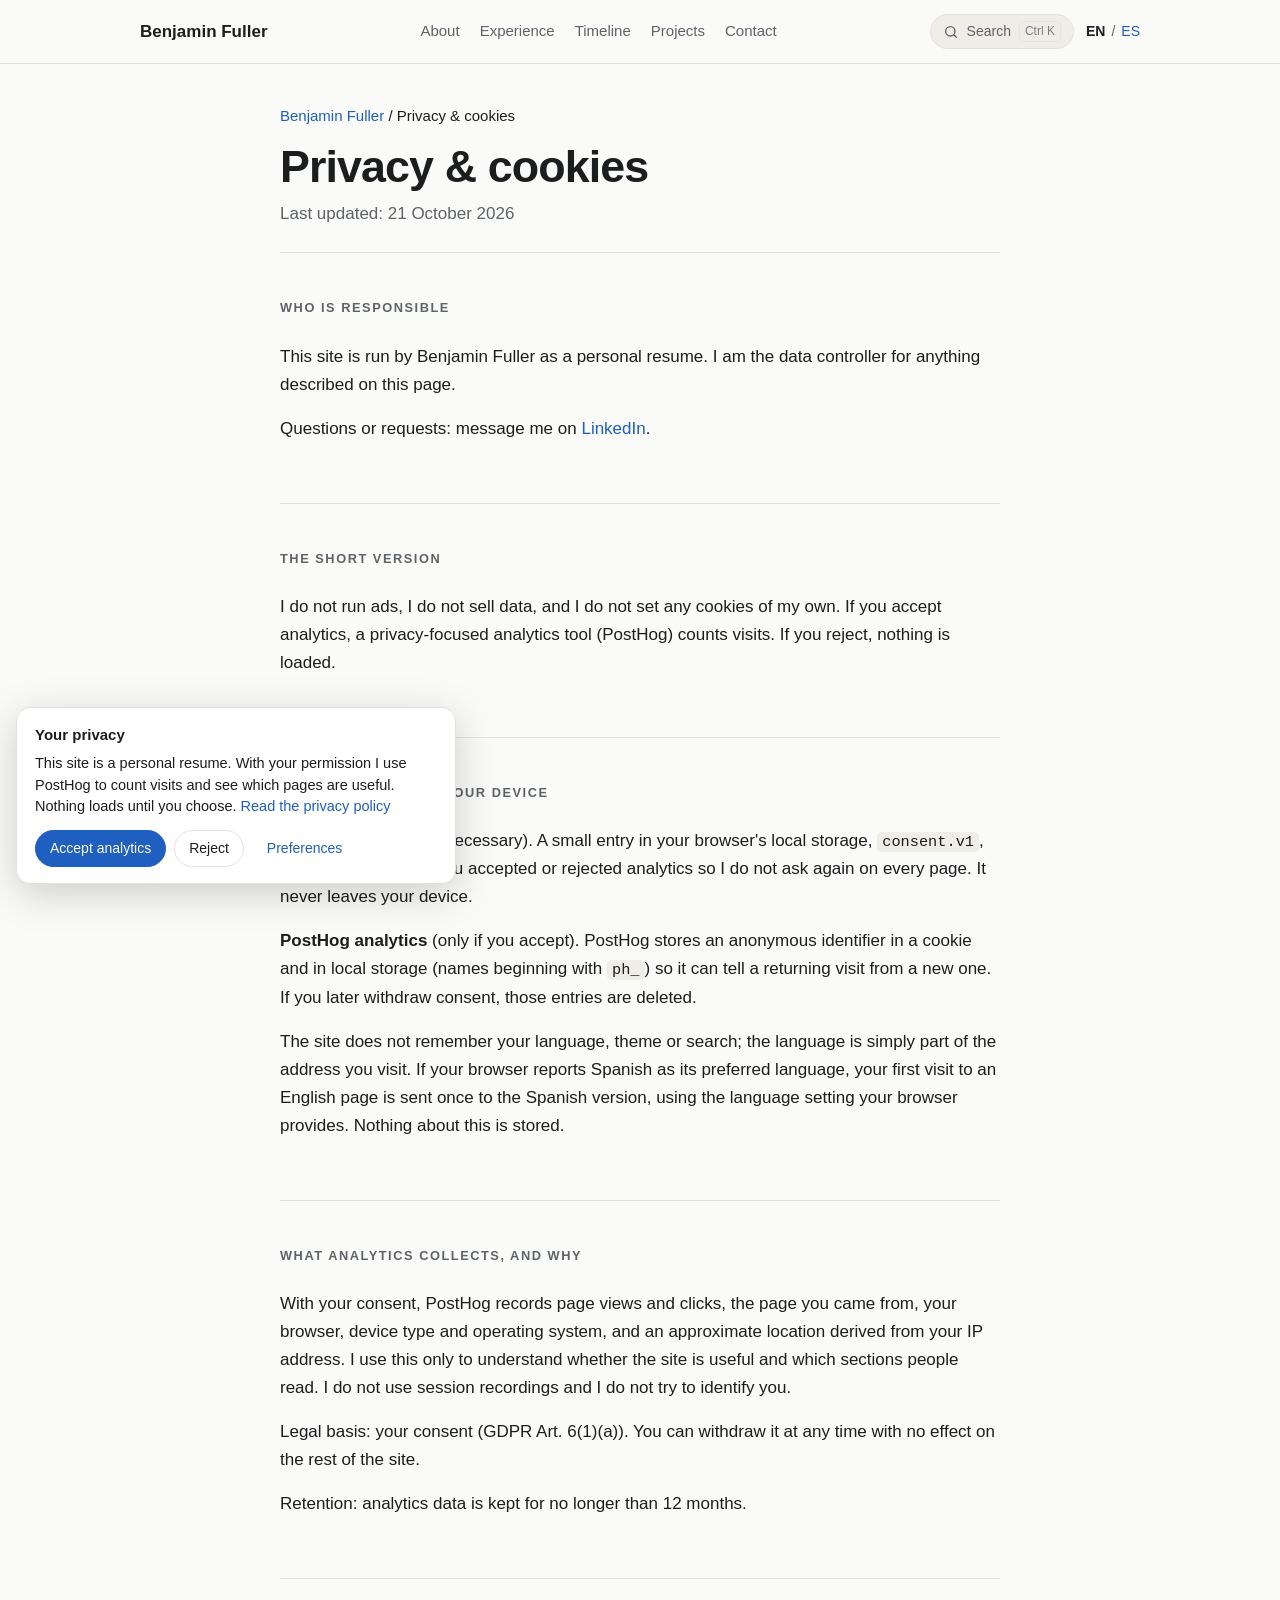
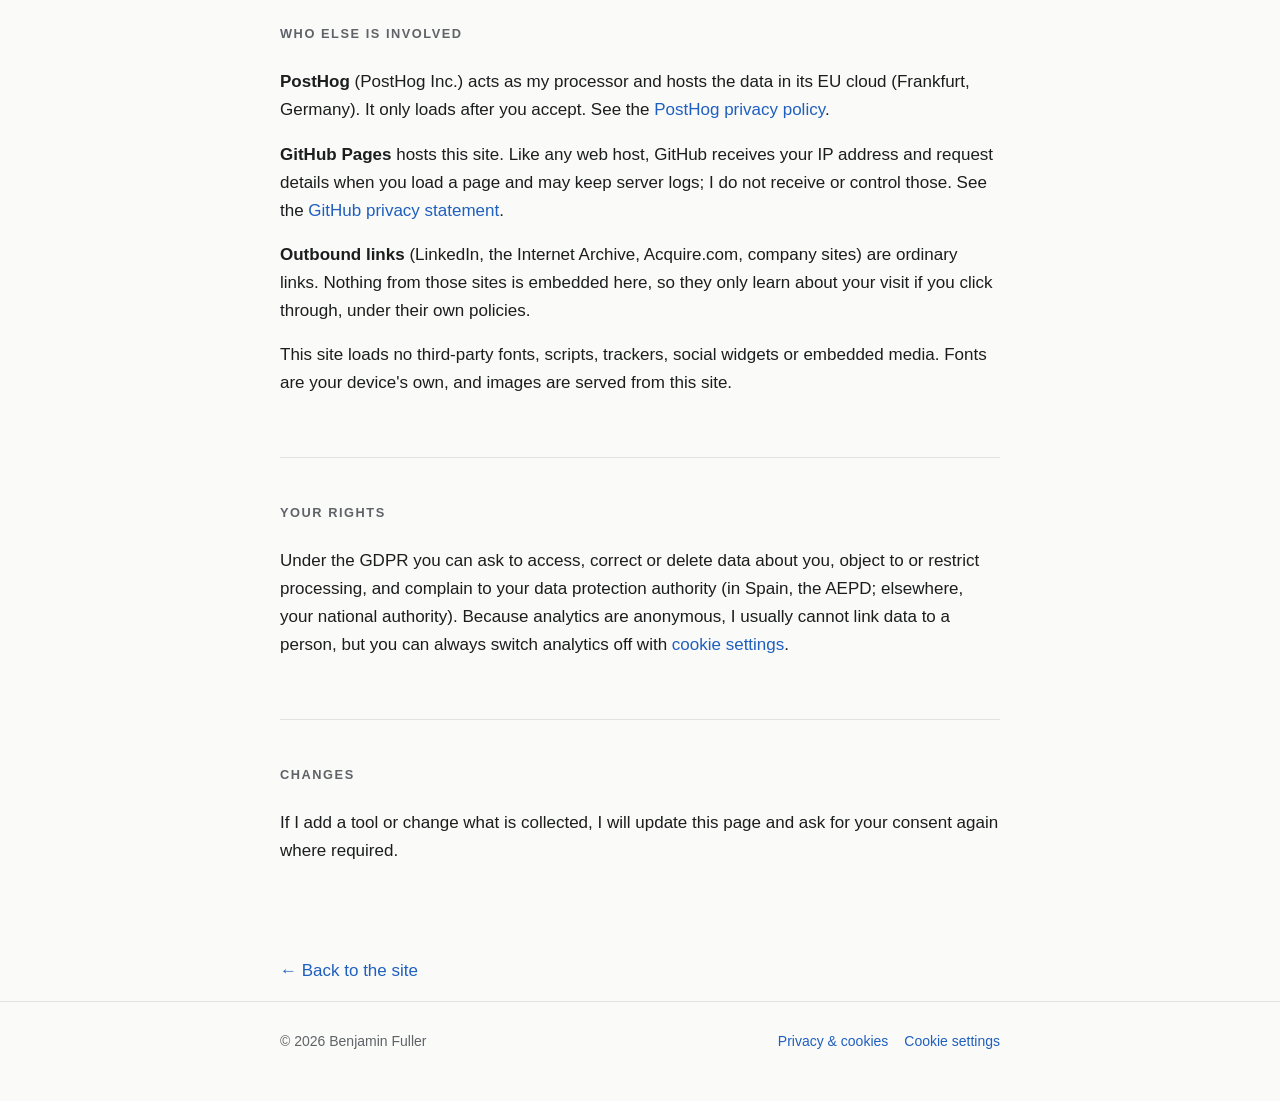
<file: privacy/index.html>
<!DOCTYPE html>
<html lang="en">
<head>
  <meta charset="utf-8">
  <meta name="viewport" content="width=device-width, initial-scale=1">
  <script>(function(){try{if(document.documentElement.lang!=='en')return;if(document.referrer&&new URL(document.referrer).origin===location.origin)return;var L=navigator.languages&&navigator.languages.length?navigator.languages:[navigator.language||''];for(var i=0;i<L.length;i++){var l=String(L[i]).toLowerCase();if(l==='es'||l.indexOf('es-')===0){location.replace("/es/privacidad/"+location.search+location.hash);return;}if(l==='en'||l.indexOf('en-')===0)return;}}catch(e){}})();</script>
  <title>Privacy &amp; cookies · Benjamin Fuller</title>
  <meta name="description" content="How this site handles cookies and analytics.">
  <link rel="canonical" href="https://benfuller.me/privacy/">
  <link rel="alternate" hreflang="en" href="https://benfuller.me/privacy/">
  <link rel="alternate" hreflang="es" href="https://benfuller.me/es/privacidad/">
  <link rel="alternate" hreflang="x-default" href="https://benfuller.me/privacy/">
  <meta property="og:title" content="Privacy &amp; cookies · Benjamin Fuller">
  <meta property="og:description" content="How this site handles cookies and analytics.">
  <meta property="og:type" content="website">
  <meta property="og:url" content="https://benfuller.me/privacy/">
  <meta property="og:image" content="https://benfuller.me/media/og-card.png">
  <meta property="og:locale" content="en_US">
  <meta property="og:locale:alternate" content="es_ES">
  <meta name="twitter:card" content="summary_large_image">
  <meta name="twitter:image" content="https://benfuller.me/media/og-card.png">
  <link rel="icon" href="/media/favicon.svg" type="image/svg+xml">
  <link rel="icon" href="/favicon.ico" sizes="48x48">
  <link rel="apple-touch-icon" href="/media/apple-touch-icon.png">
  <link rel="manifest" href="/media/site.webmanifest">
  <meta name="theme-color" content="#fafaf8" media="(prefers-color-scheme: light)">
  <meta name="theme-color" content="#121315" media="(prefers-color-scheme: dark)">
  <link rel="stylesheet" href="/style.css">
</head>
<body>
  <a class="skip" href="#main">Skip to content</a>
  <header class="top">
    <div class="wrap hdr">
      <a class="brand" href="/">Benjamin Fuller</a>
      <div class="tools">
        <button type="button" class="search-btn" id="search-open" aria-label="Search this site" aria-keyshortcuts="Control+K Meta+K">
          <svg aria-hidden="true" viewBox="0 0 24 24" width="16" height="16" fill="none" stroke="currentColor" stroke-width="2" stroke-linecap="round"><circle cx="11" cy="11" r="7"/><path d="m20 20-3.5-3.5"/></svg><span>Search</span><kbd>⌘K</kbd>
        </button>
        <span class="lang" role="group" aria-label="Language / Idioma"><span class="cur" aria-current="true" lang="en">EN</span><span aria-hidden="true">/</span><a href="/es/privacidad/" hreflang="es" lang="es" aria-label="Ver este sitio en español">ES</a></span>
        <button type="button" class="menu-btn" id="menu-btn" aria-expanded="false" aria-controls="site-nav" aria-label="Menu"><span aria-hidden="true"></span></button>
      </div>
      <nav id="site-nav" aria-label="Primary">
        <a href="/#about">About</a>
        <a href="/#experience">Experience</a>
        <a href="/timeline/">Timeline</a>
        <a href="/#projects">Projects</a>
        <a href="/#contact">Contact</a>
      </nav>
    </div>
  </header>
  <main class="wrap" id="main">
    <p class="crumb"><a href="/">Benjamin Fuller</a> / Privacy &amp; cookies</p>
    <h1 class="page-title">Privacy &amp; cookies</h1>
    <p class="page-sub">Last updated: 21 October 2026</p>
    <section>
      <h2>Who is responsible</h2>
      <p>This site is run by Benjamin Fuller as a personal resume. I am the data controller for anything described on this page.</p>
      <p>Questions or requests: message me on <a href="https://www.linkedin.com/in/benjamin-fuller-in">LinkedIn</a>.</p>
    </section>
    <section>
      <h2>The short version</h2>
      <p>I do not run ads, I do not sell data, and I do not set any cookies of my own. If you accept analytics, a privacy-focused analytics tool (PostHog) counts visits. If you reject, nothing is loaded.</p>
    </section>
    <section>
      <h2>What is stored on your device</h2>
      <p><strong>Your cookie choice</strong> (necessary). A small entry in your browser's local storage, <code>consent.v1</code>, remembers whether you accepted or rejected analytics so I do not ask again on every page. It never leaves your device.</p>
      <p><strong>PostHog analytics</strong> (only if you accept). PostHog stores an anonymous identifier in a cookie and in local storage (names beginning with <code>ph_</code>) so it can tell a returning visit from a new one. If you later withdraw consent, those entries are deleted.</p>
      <p>The site does not remember your language, theme or search; the language is simply part of the address you visit. If your browser reports Spanish as its preferred language, your first visit to an English page is sent once to the Spanish version, using the language setting your browser provides. Nothing about this is stored.</p>
    </section>
    <section>
      <h2>What analytics collects, and why</h2>
      <p>With your consent, PostHog records page views and clicks, the page you came from, your browser, device type and operating system, and an approximate location derived from your IP address. I use this only to understand whether the site is useful and which sections people read. I do not use session recordings and I do not try to identify you.</p>
      <p>Legal basis: your consent (GDPR Art. 6(1)(a)). You can withdraw it at any time with no effect on the rest of the site.</p>
      <p>Retention: analytics data is kept for no longer than 12 months.</p>
    </section>
    <section>
      <h2>Who else is involved</h2>
      <p><strong>PostHog</strong> (PostHog Inc.) acts as my processor and hosts the data in its EU cloud (Frankfurt, Germany). It only loads after you accept. See the <a href="https://posthog.com/privacy">PostHog privacy policy</a>.</p>
      <p><strong>GitHub Pages</strong> hosts this site. Like any web host, GitHub receives your IP address and request details when you load a page and may keep server logs; I do not receive or control those. See the <a href="https://docs.github.com/en/site-policy/privacy-policies/github-general-privacy-statement">GitHub privacy statement</a>.</p>
      <p><strong>Outbound links</strong> (LinkedIn, the Internet Archive, Acquire.com, company sites) are ordinary links. Nothing from those sites is embedded here, so they only learn about your visit if you click through, under their own policies.</p>
      <p>This site loads no third-party fonts, scripts, trackers, social widgets or embedded media. Fonts are your device's own, and images are served from this site.</p>
    </section>
    <section>
      <h2>Your rights</h2>
      <p>Under the GDPR you can ask to access, correct or delete data about you, object to or restrict processing, and complain to your data protection authority (in Spain, the AEPD; elsewhere, your national authority). Because analytics are anonymous, I usually cannot link data to a person, but you can always switch analytics off with <a href="#" role="button" data-open-cookies>cookie settings</a>.</p>
    </section>
    <section>
      <h2>Changes</h2>
      <p>If I add a tool or change what is collected, I will update this page and ask for your consent again where required.</p>
    </section>
    <p class="back"><a href="/">← Back to the site</a></p>
  </main>
  <footer>
    <div class="wrap">
      <span>&copy; 2026 Benjamin Fuller</span>
      <span class="foot-links">
        <a href="/privacy/">Privacy &amp; cookies</a>
        <button type="button" class="linklike" data-open-cookies>Cookie settings</button>
      </span>
    </div>
  </footer>
  <script type="application/json" id="site-config">{"lang": "en", "home": "/", "searchIndex": "/search-index.json", "privacy": "/privacy/", "posthog": {"key": "", "host": "https://eu.i.posthog.com"}, "ui": {"search": "Jump to a role, project, skill…", "empty": "Nothing matches. Try a technology, company or year.", "hint": "↑↓ to move · Enter to open · Esc to close", "types": {"faq": "How I work", "section": "Sections", "role": "Experience", "project": "Projects", "skill": "Skills", "press": "Press", "action": "Actions"}, "count": "{n} of {total} projects", "total": "{total} projects", "searchAria": "Search this site", "top": "Back to top", "consent": {"title": "Your privacy", "text": "This site is a personal resume. With your permission I use PostHog to count visits and see which pages are useful. Nothing loads until you choose.", "accept": "Accept analytics", "reject": "Reject", "prefs": "Preferences", "save": "Save choices", "necessary": "Necessary", "necessary_d": "Remembers your cookie choice on this device. Always on.", "analytics": "Analytics (PostHog)", "analytics_d": "Anonymous page views and clicks, hosted in the EU. Off unless you allow it.", "more": "Read the privacy policy", "close": "Close"}}}</script>
  <script src="/site.js" defer></script>
  <script src="/consent.js" defer></script>
</body>
</html>
</file>
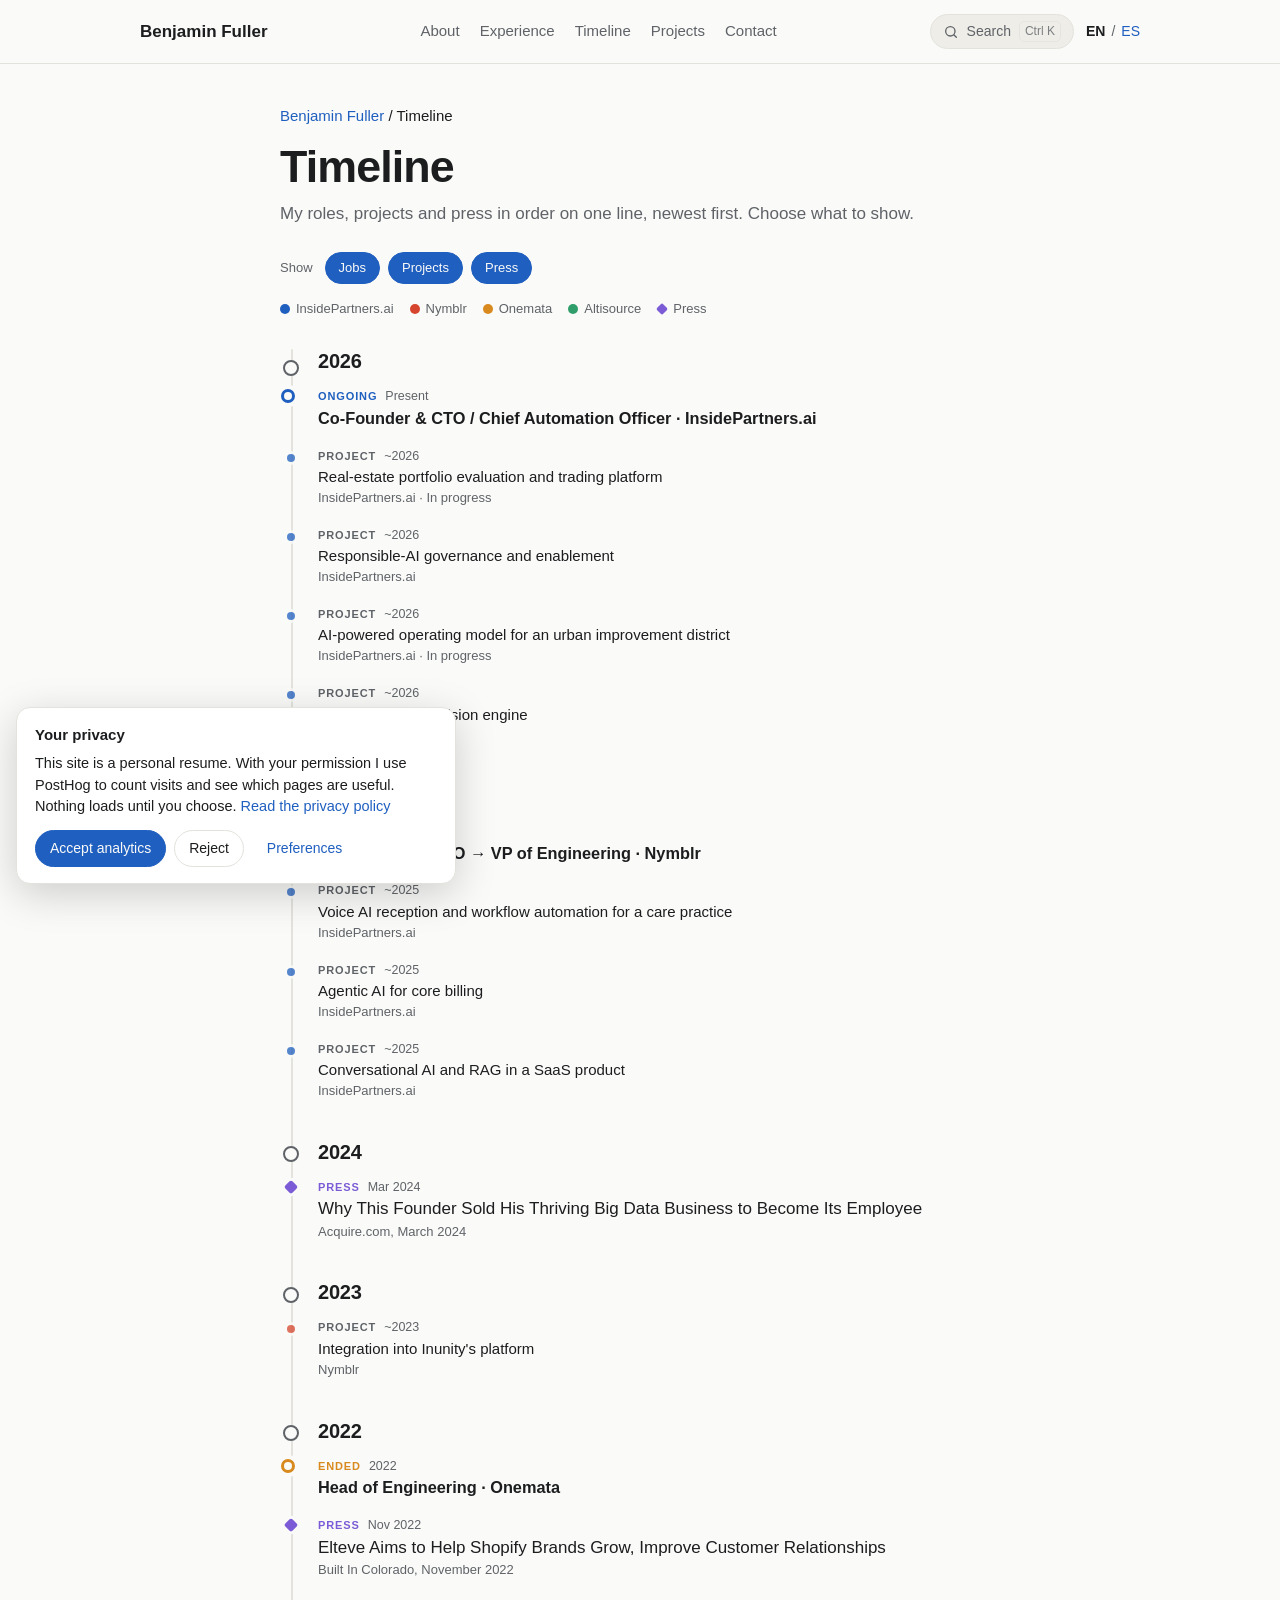
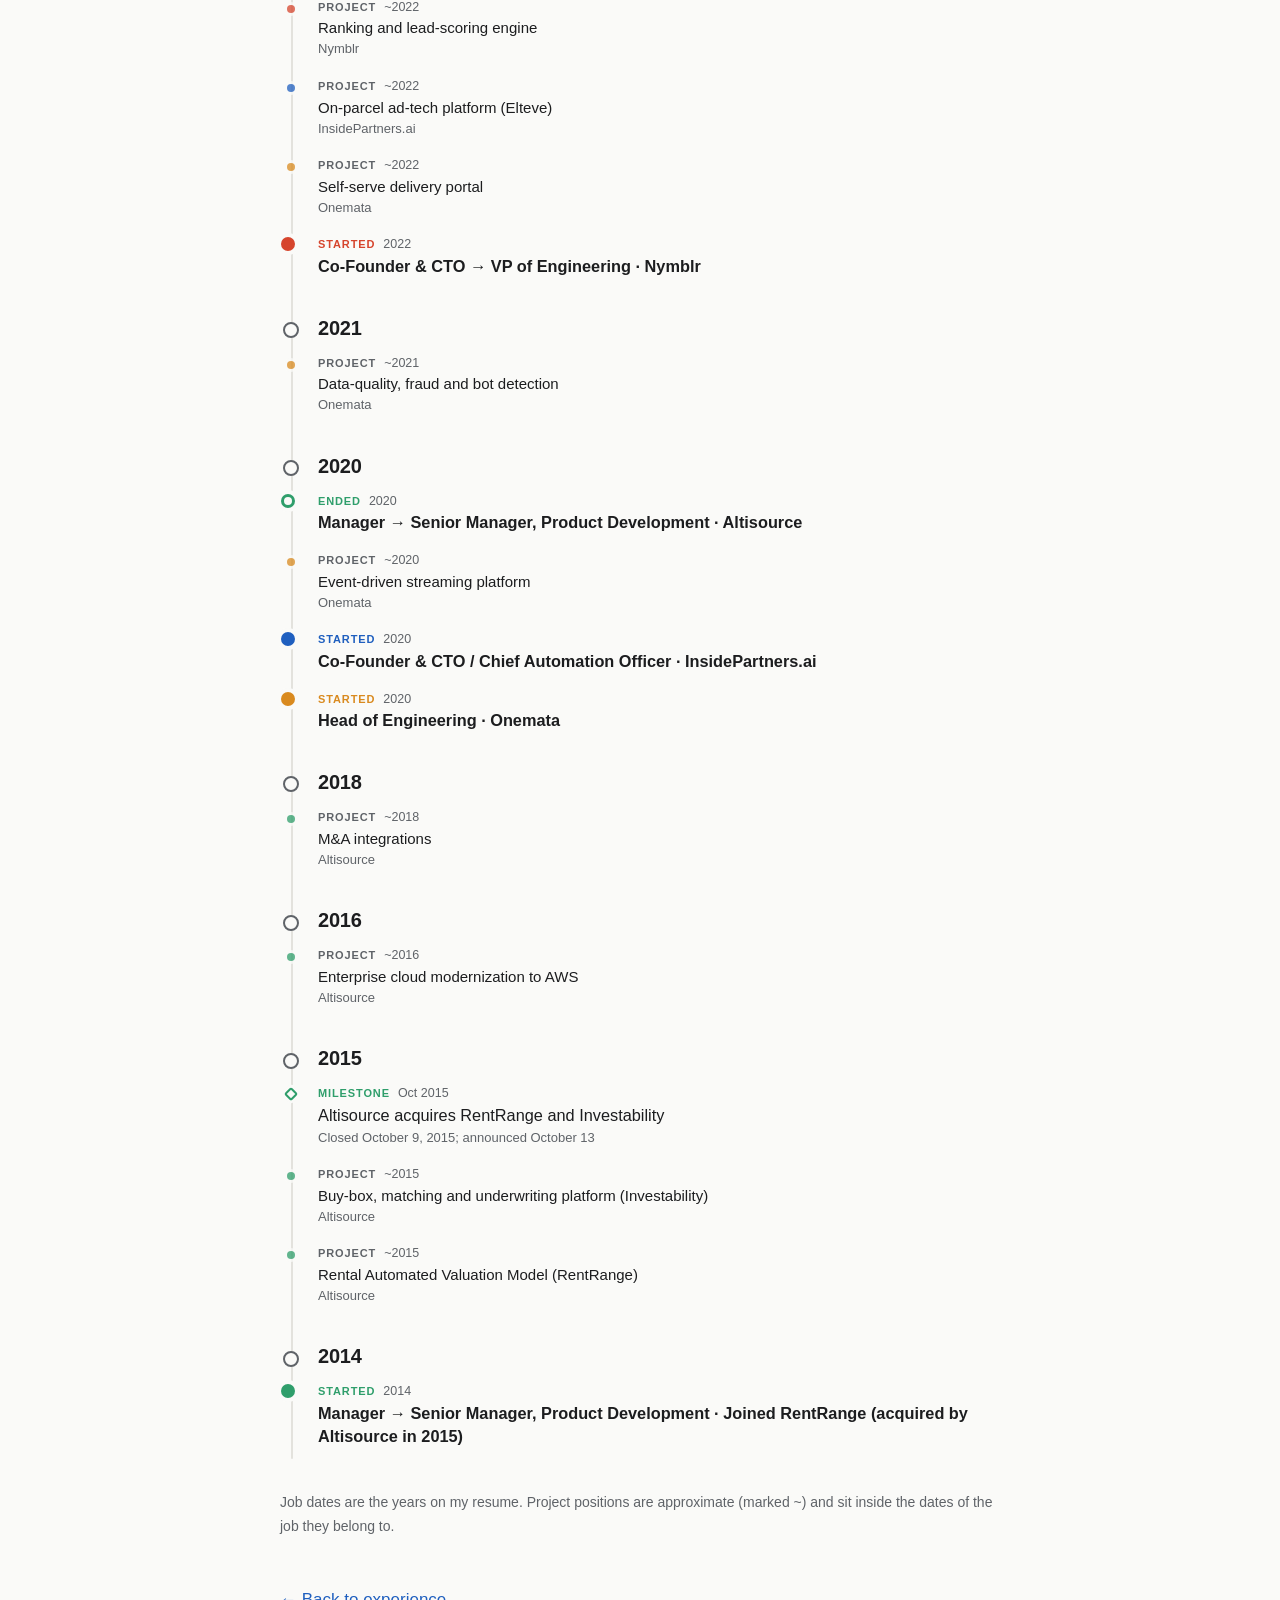
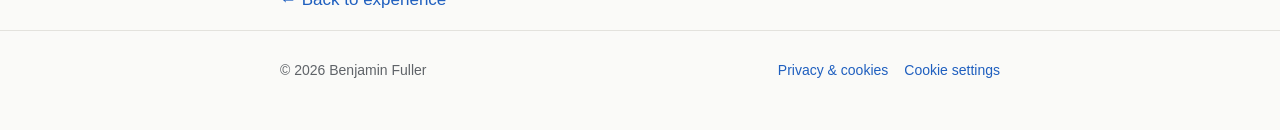
<file: timeline/index.html>
<!DOCTYPE html>
<html lang="en">
<head>
  <meta charset="utf-8">
  <meta name="viewport" content="width=device-width, initial-scale=1">
  <script>(function(){try{if(document.documentElement.lang!=='en')return;if(document.referrer&&new URL(document.referrer).origin===location.origin)return;var L=navigator.languages&&navigator.languages.length?navigator.languages:[navigator.language||''];for(var i=0;i<L.length;i++){var l=String(L[i]).toLowerCase();if(l==='es'||l.indexOf('es-')===0){location.replace("/es/cronologia/"+location.search+location.hash);return;}if(l==='en'||l.indexOf('en-')===0)return;}}catch(e){}})();</script>
  <title>Timeline · Benjamin Fuller</title>
  <meta name="description" content="Roles, projects and press on a vertical timeline.">
  <link rel="canonical" href="https://benfuller.me/timeline/">
  <link rel="alternate" hreflang="en" href="https://benfuller.me/timeline/">
  <link rel="alternate" hreflang="es" href="https://benfuller.me/es/cronologia/">
  <link rel="alternate" hreflang="x-default" href="https://benfuller.me/timeline/">
  <meta property="og:title" content="Timeline · Benjamin Fuller">
  <meta property="og:description" content="Roles, projects and press on a vertical timeline.">
  <meta property="og:type" content="website">
  <meta property="og:url" content="https://benfuller.me/timeline/">
  <meta property="og:image" content="https://benfuller.me/media/og-card.png">
  <meta property="og:locale" content="en_US">
  <meta property="og:locale:alternate" content="es_ES">
  <meta name="twitter:card" content="summary_large_image">
  <meta name="twitter:image" content="https://benfuller.me/media/og-card.png">
  <link rel="icon" href="/media/favicon.svg" type="image/svg+xml">
  <link rel="icon" href="/favicon.ico" sizes="48x48">
  <link rel="apple-touch-icon" href="/media/apple-touch-icon.png">
  <link rel="manifest" href="/media/site.webmanifest">
  <meta name="theme-color" content="#fafaf8" media="(prefers-color-scheme: light)">
  <meta name="theme-color" content="#121315" media="(prefers-color-scheme: dark)">
  <link rel="stylesheet" href="/style.css">
</head>
<body>
  <a class="skip" href="#main">Skip to content</a>
  <header class="top">
    <div class="wrap hdr">
      <a class="brand" href="/">Benjamin Fuller</a>
      <div class="tools">
        <button type="button" class="search-btn" id="search-open" aria-label="Search this site" aria-keyshortcuts="Control+K Meta+K">
          <svg aria-hidden="true" viewBox="0 0 24 24" width="16" height="16" fill="none" stroke="currentColor" stroke-width="2" stroke-linecap="round"><circle cx="11" cy="11" r="7"/><path d="m20 20-3.5-3.5"/></svg><span>Search</span><kbd>⌘K</kbd>
        </button>
        <span class="lang" role="group" aria-label="Language / Idioma"><span class="cur" aria-current="true" lang="en">EN</span><span aria-hidden="true">/</span><a href="/es/cronologia/" hreflang="es" lang="es" aria-label="Ver este sitio en español">ES</a></span>
        <button type="button" class="menu-btn" id="menu-btn" aria-expanded="false" aria-controls="site-nav" aria-label="Menu"><span aria-hidden="true"></span></button>
      </div>
      <nav id="site-nav" aria-label="Primary">
        <a href="/#about">About</a>
        <a href="/#experience">Experience</a>
        <a href="/timeline/">Timeline</a>
        <a href="/#projects">Projects</a>
        <a href="/#contact">Contact</a>
      </nav>
    </div>
  </header>
  <main class="wrap" id="main">
    <p class="crumb"><a href="/">Benjamin Fuller</a> / Timeline</p>
    <h1 class="page-title">Timeline</h1>
    <p class="page-sub">My roles, projects and press in order on one line, newest first. Choose what to show.</p>
    <fieldset class="tl-toggles" id="tl-toggles" hidden><legend>Show</legend><label class="tl-chip"><input type="checkbox" data-tl="job" checked><span>Jobs</span></label><label class="tl-chip"><input type="checkbox" data-tl="project" checked><span>Projects</span></label><label class="tl-chip"><input type="checkbox" data-tl="press" checked><span>Press</span></label></fieldset>
    <ul class="legend" aria-label="Colors"><li data-role="insidepartners"><i></i>InsidePartners.ai</li><li data-role="nymblr"><i></i>Nymblr</li><li data-role="onemata"><i></i>Onemata</li><li data-role="altisource"><i></i>Altisource</li><li class="lg-press"><i></i>Press</li></ul>
    <ol class="vt" id="vt">
<li class="yr" aria-hidden="true"><span>2026</span></li>
<li class="ev job now" data-type="job" data-role="insidepartners"><div class="ev-meta"><span class="k">Ongoing</span><span class="d">Present</span></div><a class="ttl" href="/insidepartners/">Co-Founder &amp; CTO / Chief Automation Officer · InsidePartners.ai</a></li>
<li class="ev project" data-type="project" data-role="insidepartners"><div class="ev-meta"><span class="k">Project</span><span class="d">~2026</span></div><a class="ttl" href="/?project=portfolio-platform#p-portfolio-platform">Real-estate portfolio evaluation and trading platform</a><span class="sub">InsidePartners.ai · In progress</span></li>
<li class="ev project" data-type="project" data-role="insidepartners"><div class="ev-meta"><span class="k">Project</span><span class="d">~2026</span></div><a class="ttl" href="/?project=ai-governance#p-ai-governance">Responsible-AI governance and enablement</a><span class="sub">InsidePartners.ai</span></li>
<li class="ev project" data-type="project" data-role="insidepartners"><div class="ev-meta"><span class="k">Project</span><span class="d">~2026</span></div><a class="ttl" href="/?project=improvement-district#p-improvement-district">AI-powered operating model for an urban improvement district</a><span class="sub">InsidePartners.ai · In progress</span></li>
<li class="ev project" data-type="project" data-role="insidepartners"><div class="ev-meta"><span class="k">Project</span><span class="d">~2026</span></div><a class="ttl" href="/?project=re-decision-engine#p-re-decision-engine">Real-estate ML decision engine</a><span class="sub">InsidePartners.ai</span></li>
<li class="yr" aria-hidden="true"><span>2025</span></li>
<li class="ev job end" data-type="job" data-role="nymblr"><div class="ev-meta"><span class="k">Ended</span><span class="d">2025</span></div><a class="ttl" href="/nymblr/">Co-Founder &amp; CTO → VP of Engineering · Nymblr</a></li>
<li class="ev project" data-type="project" data-role="insidepartners"><div class="ev-meta"><span class="k">Project</span><span class="d">~2025</span></div><a class="ttl" href="/?project=voice-receptionist#p-voice-receptionist">Voice AI reception and workflow automation for a care practice</a><span class="sub">InsidePartners.ai</span></li>
<li class="ev project" data-type="project" data-role="insidepartners"><div class="ev-meta"><span class="k">Project</span><span class="d">~2025</span></div><a class="ttl" href="/?project=billing-agents#p-billing-agents">Agentic AI for core billing</a><span class="sub">InsidePartners.ai</span></li>
<li class="ev project" data-type="project" data-role="insidepartners"><div class="ev-meta"><span class="k">Project</span><span class="d">~2025</span></div><a class="ttl" href="/?project=saas-ai-assistant#p-saas-ai-assistant">Conversational AI and RAG in a SaaS product</a><span class="sub">InsidePartners.ai</span></li>
<li class="yr" aria-hidden="true"><span>2024</span></li>
<li class="ev press" data-type="press"><div class="ev-meta"><span class="k">Press</span><span class="d">Mar 2024</span></div><a class="ttl" href="https://blog.acquire.com/koko-zarov-ben-fuller-nimbler-nymblr/" rel="noopener">Why This Founder Sold His Thriving Big Data Business to Become Its Employee</a><span class="sub">Acquire.com, March 2024</span></li>
<li class="yr" aria-hidden="true"><span>2023</span></li>
<li class="ev project" data-type="project" data-role="nymblr"><div class="ev-meta"><span class="k">Project</span><span class="d">~2023</span></div><a class="ttl" href="/?project=nymblr-integration#p-nymblr-integration">Integration into Inunity's platform</a><span class="sub">Nymblr</span></li>
<li class="yr" aria-hidden="true"><span>2022</span></li>
<li class="ev job end" data-type="job" data-role="onemata"><div class="ev-meta"><span class="k">Ended</span><span class="d">2022</span></div><a class="ttl" href="/onemata/">Head of Engineering · Onemata</a></li>
<li class="ev press" data-type="press"><div class="ev-meta"><span class="k">Press</span><span class="d">Nov 2022</span></div><a class="ttl" href="https://builtincolorado.com/2022/11/04/colorado-future-5-startup-elteve-q4-2022" rel="noopener">Elteve Aims to Help Shopify Brands Grow, Improve Customer Relationships</a><span class="sub">Built In Colorado, November 2022</span></li>
<li class="ev project" data-type="project" data-role="nymblr"><div class="ev-meta"><span class="k">Project</span><span class="d">~2022</span></div><a class="ttl" href="/?project=nymblr-ranking#p-nymblr-ranking">Ranking and lead-scoring engine</a><span class="sub">Nymblr</span></li>
<li class="ev project" data-type="project" data-role="insidepartners"><div class="ev-meta"><span class="k">Project</span><span class="d">~2022</span></div><a class="ttl" href="/?project=elteve#p-elteve">On-parcel ad-tech platform (Elteve)</a><span class="sub">InsidePartners.ai</span></li>
<li class="ev project" data-type="project" data-role="onemata"><div class="ev-meta"><span class="k">Project</span><span class="d">~2022</span></div><a class="ttl" href="/?project=onemata-portal#p-onemata-portal">Self-serve delivery portal</a><span class="sub">Onemata</span></li>
<li class="ev job start" data-type="job" data-role="nymblr"><div class="ev-meta"><span class="k">Started</span><span class="d">2022</span></div><a class="ttl" href="/nymblr/">Co-Founder &amp; CTO → VP of Engineering · Nymblr</a></li>
<li class="yr" aria-hidden="true"><span>2021</span></li>
<li class="ev project" data-type="project" data-role="onemata"><div class="ev-meta"><span class="k">Project</span><span class="d">~2021</span></div><a class="ttl" href="/?project=onemata-quality#p-onemata-quality">Data-quality, fraud and bot detection</a><span class="sub">Onemata</span></li>
<li class="yr" aria-hidden="true"><span>2020</span></li>
<li class="ev job end" data-type="job" data-role="altisource"><div class="ev-meta"><span class="k">Ended</span><span class="d">2020</span></div><a class="ttl" href="/altisource/">Manager → Senior Manager, Product Development · Altisource</a></li>
<li class="ev project" data-type="project" data-role="onemata"><div class="ev-meta"><span class="k">Project</span><span class="d">~2020</span></div><a class="ttl" href="/?project=onemata-streaming#p-onemata-streaming">Event-driven streaming platform</a><span class="sub">Onemata</span></li>
<li class="ev job start" data-type="job" data-role="insidepartners"><div class="ev-meta"><span class="k">Started</span><span class="d">2020</span></div><a class="ttl" href="/insidepartners/">Co-Founder &amp; CTO / Chief Automation Officer · InsidePartners.ai</a></li>
<li class="ev job start" data-type="job" data-role="onemata"><div class="ev-meta"><span class="k">Started</span><span class="d">2020</span></div><a class="ttl" href="/onemata/">Head of Engineering · Onemata</a></li>
<li class="yr" aria-hidden="true"><span>2018</span></li>
<li class="ev project" data-type="project" data-role="altisource"><div class="ev-meta"><span class="k">Project</span><span class="d">~2018</span></div><a class="ttl" href="/?project=altisource-ma#p-altisource-ma">M&amp;A integrations</a><span class="sub">Altisource</span></li>
<li class="yr" aria-hidden="true"><span>2016</span></li>
<li class="ev project" data-type="project" data-role="altisource"><div class="ev-meta"><span class="k">Project</span><span class="d">~2016</span></div><a class="ttl" href="/?project=altisource-aws#p-altisource-aws">Enterprise cloud modernization to AWS</a><span class="sub">Altisource</span></li>
<li class="yr" aria-hidden="true"><span>2015</span></li>
<li class="ev job milestone" data-type="job" data-role="altisource"><div class="ev-meta"><span class="k">Milestone</span><span class="d">Oct 2015</span></div><a class="ttl" href="/altisource/#acquisition">Altisource acquires RentRange and Investability</a><span class="sub">Closed October 9, 2015; announced October 13</span></li>
<li class="ev project" data-type="project" data-role="altisource"><div class="ev-meta"><span class="k">Project</span><span class="d">~2015</span></div><a class="ttl" href="/?project=altisource-buybox#p-altisource-buybox">Buy-box, matching and underwriting platform (Investability)</a><span class="sub">Altisource</span></li>
<li class="ev project" data-type="project" data-role="altisource"><div class="ev-meta"><span class="k">Project</span><span class="d">~2015</span></div><a class="ttl" href="/?project=altisource-avm#p-altisource-avm">Rental Automated Valuation Model (RentRange)</a><span class="sub">Altisource</span></li>
<li class="yr" aria-hidden="true"><span>2014</span></li>
<li class="ev job start" data-type="job" data-role="altisource"><div class="ev-meta"><span class="k">Started</span><span class="d">2014</span></div><a class="ttl" href="/altisource/">Manager → Senior Manager, Product Development · Joined RentRange (acquired by Altisource in 2015)</a></li>
    </ol>
    <p class="tl-note">Job dates are the years on my resume. Project positions are approximate (marked ~) and sit inside the dates of the job they belong to.</p>
    <p class="back"><a href="/#experience">← Back to experience</a></p>
  </main>
  <footer>
    <div class="wrap">
      <span>&copy; 2026 Benjamin Fuller</span>
      <span class="foot-links">
        <a href="/privacy/">Privacy &amp; cookies</a>
        <button type="button" class="linklike" data-open-cookies>Cookie settings</button>
      </span>
    </div>
  </footer>
  <script type="application/json" id="site-config">{"lang": "en", "home": "/", "searchIndex": "/search-index.json", "privacy": "/privacy/", "posthog": {"key": "", "host": "https://eu.i.posthog.com"}, "ui": {"search": "Jump to a role, project, skill…", "empty": "Nothing matches. Try a technology, company or year.", "hint": "↑↓ to move · Enter to open · Esc to close", "types": {"faq": "How I work", "section": "Sections", "role": "Experience", "project": "Projects", "skill": "Skills", "press": "Press", "action": "Actions"}, "count": "{n} of {total} projects", "total": "{total} projects", "searchAria": "Search this site", "top": "Back to top", "consent": {"title": "Your privacy", "text": "This site is a personal resume. With your permission I use PostHog to count visits and see which pages are useful. Nothing loads until you choose.", "accept": "Accept analytics", "reject": "Reject", "prefs": "Preferences", "save": "Save choices", "necessary": "Necessary", "necessary_d": "Remembers your cookie choice on this device. Always on.", "analytics": "Analytics (PostHog)", "analytics_d": "Anonymous page views and clicks, hosted in the EU. Off unless you allow it.", "more": "Read the privacy policy", "close": "Close"}}}</script>
  <script src="/site.js" defer></script>
  <script src="/consent.js" defer></script>
</body>
</html>
</file>
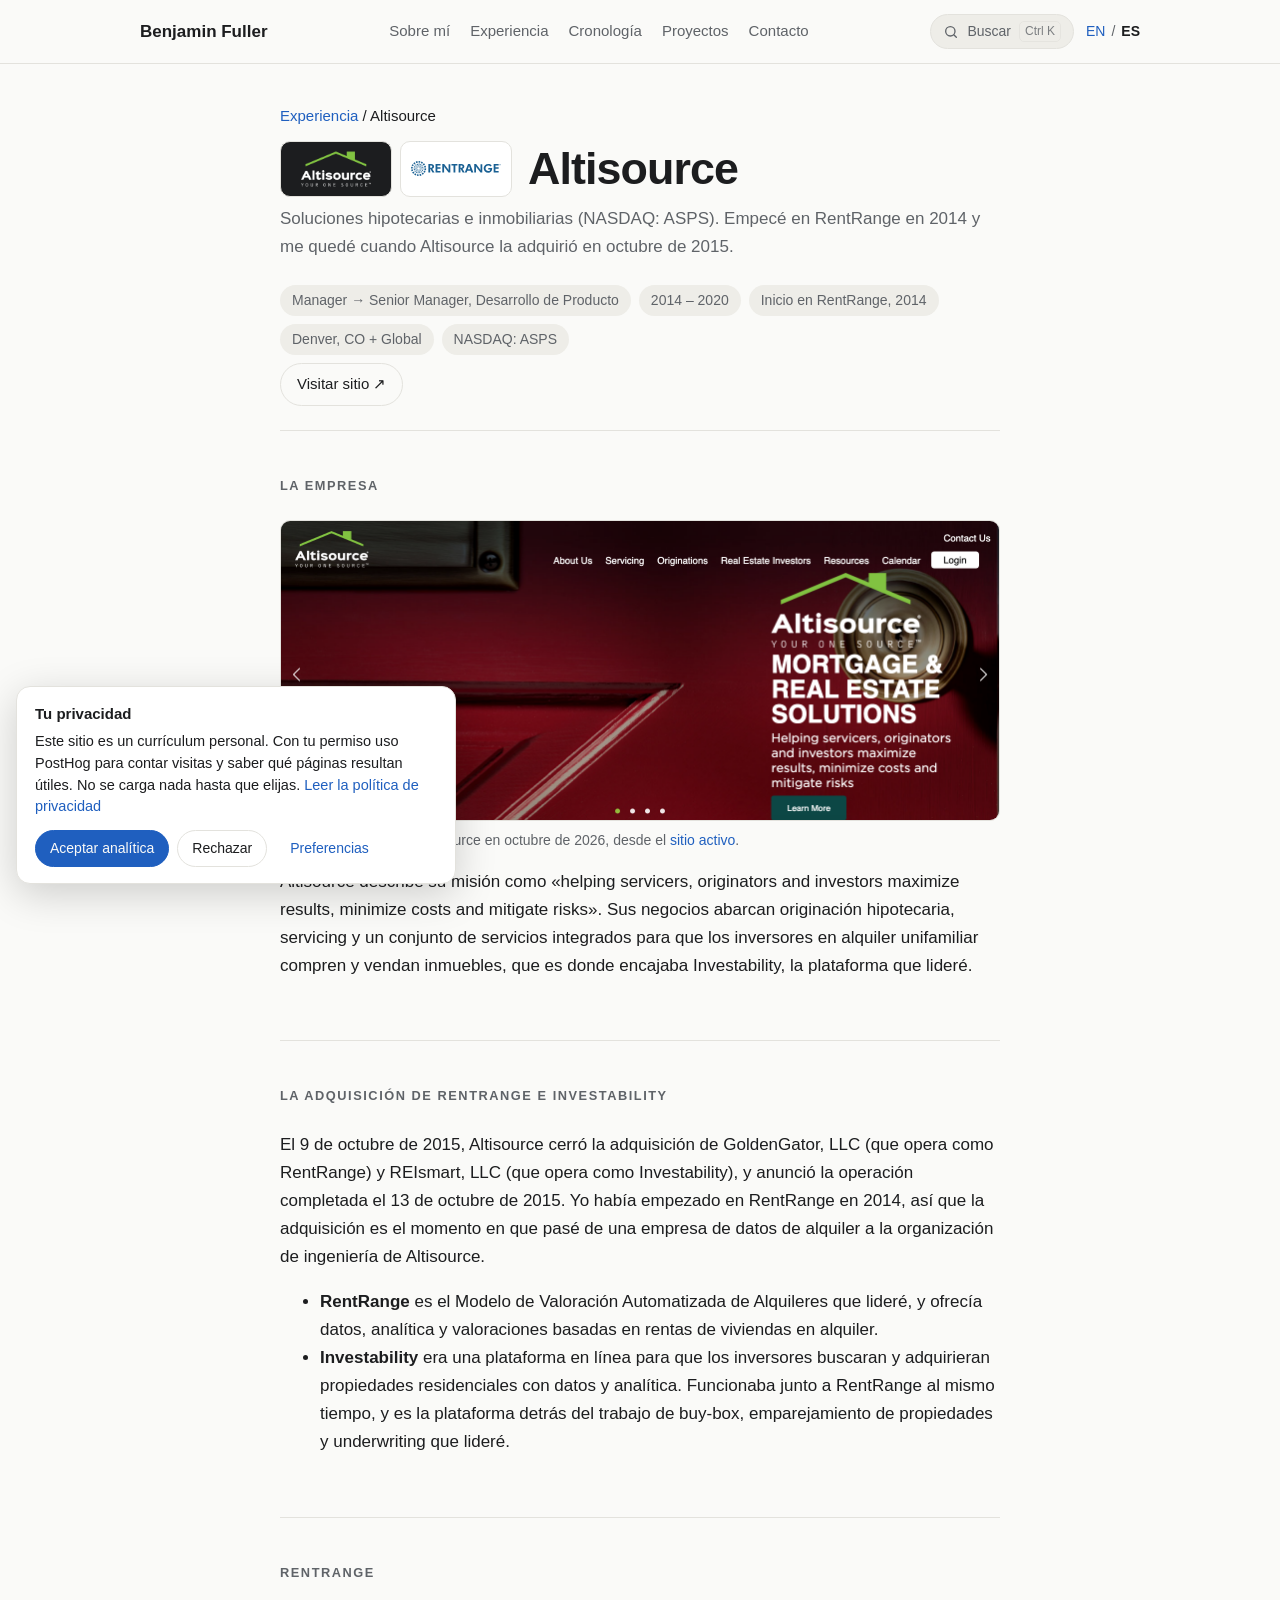
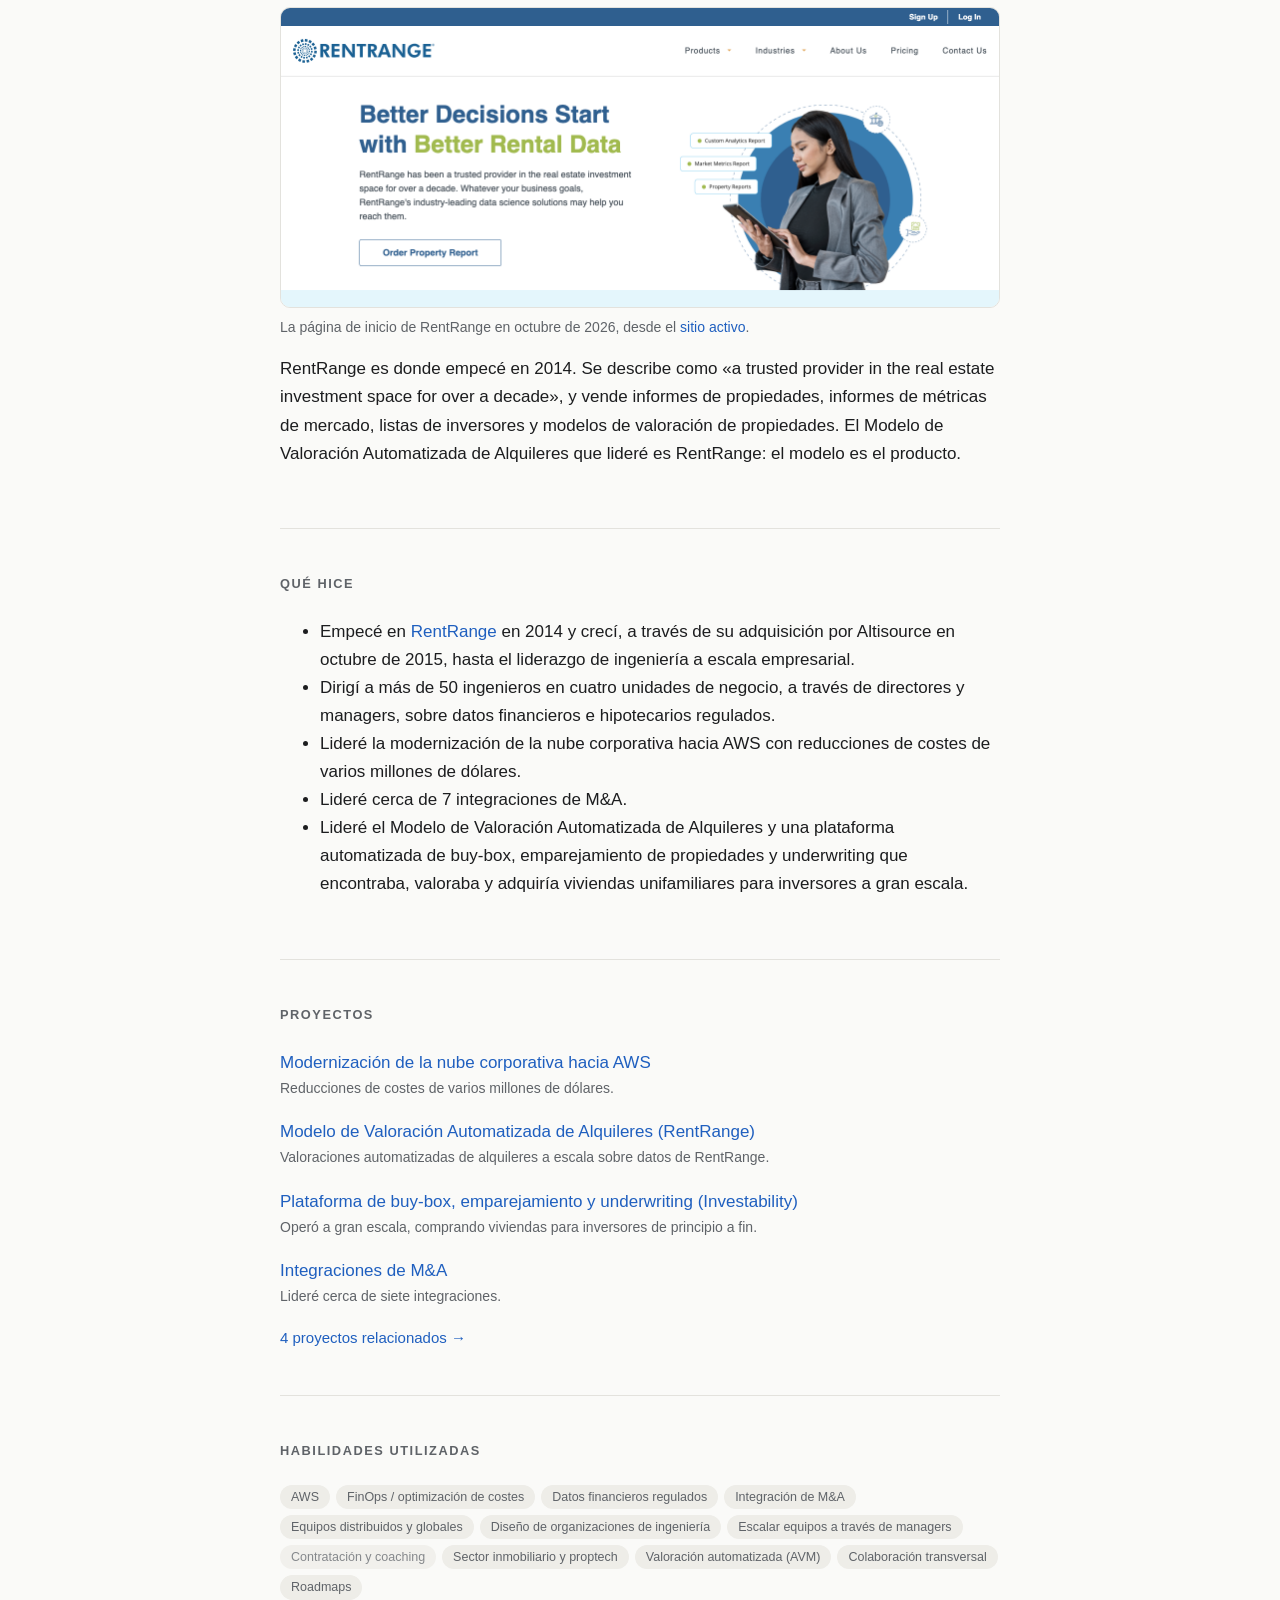
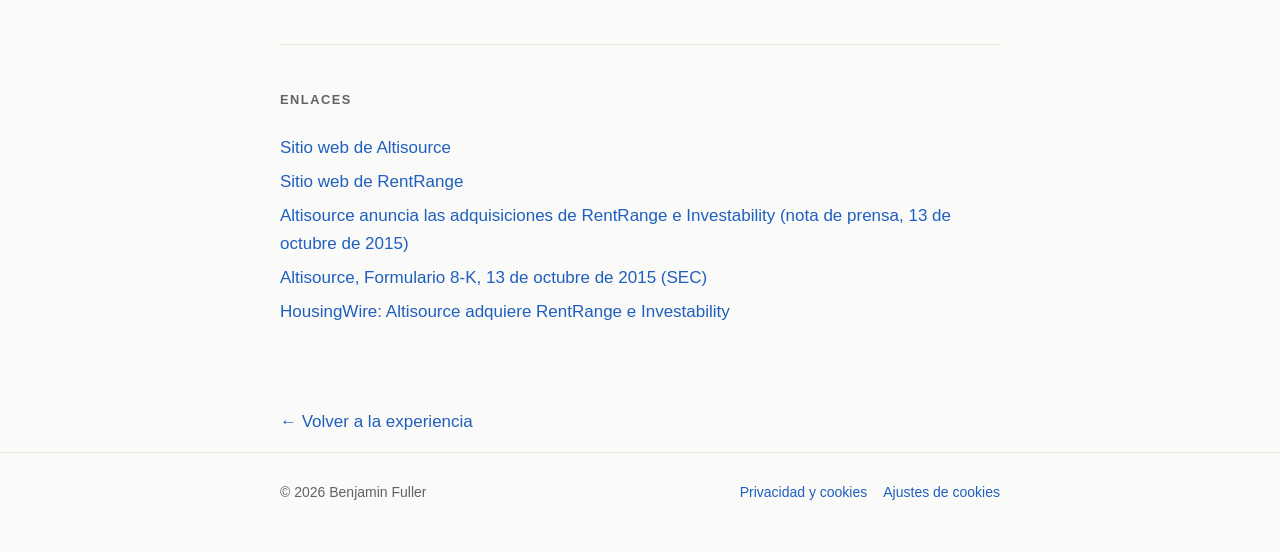
<file: es/altisource/index.html>
<!DOCTYPE html>
<html lang="es">
<head>
  <meta charset="utf-8">
  <meta name="viewport" content="width=device-width, initial-scale=1">
  <title>Altisource · Benjamin Fuller</title>
  <meta name="description" content="Manager y Senior Manager de Desarrollo de Producto en Altisource (NASDAQ: ASPS), tras empezar en RentRange: más de 50 ingenieros, modernización a AWS, integraciones de M&amp;A, un AVM de alquileres y la plataforma Investability.">
  <link rel="canonical" href="https://benfuller.me/es/altisource/">
  <link rel="alternate" hreflang="en" href="https://benfuller.me/altisource/">
  <link rel="alternate" hreflang="es" href="https://benfuller.me/es/altisource/">
  <link rel="alternate" hreflang="x-default" href="https://benfuller.me/altisource/">
  <meta property="og:title" content="Altisource · Benjamin Fuller">
  <meta property="og:description" content="Manager y Senior Manager de Desarrollo de Producto en Altisource (NASDAQ: ASPS), tras empezar en RentRange: más de 50 ingenieros, modernización a AWS, integraciones de M&amp;A, un AVM de alquileres y la plataforma Investability.">
  <meta property="og:type" content="article">
  <meta property="og:url" content="https://benfuller.me/es/altisource/">
  <meta property="og:image" content="https://benfuller.me/media/companies/altisource-2026.png">
  <meta property="og:locale" content="es_ES">
  <meta property="og:locale:alternate" content="en_US">
  <meta name="twitter:card" content="summary_large_image">
  <meta name="twitter:image" content="https://benfuller.me/media/companies/altisource-2026.png">
  <link rel="icon" href="/media/favicon.svg" type="image/svg+xml">
  <link rel="icon" href="/favicon.ico" sizes="48x48">
  <link rel="apple-touch-icon" href="/media/apple-touch-icon.png">
  <link rel="manifest" href="/media/site.webmanifest">
  <meta name="theme-color" content="#fafaf8" media="(prefers-color-scheme: light)">
  <meta name="theme-color" content="#121315" media="(prefers-color-scheme: dark)">
  <link rel="stylesheet" href="/style.css">
</head>
<body>
  <a class="skip" href="#main">Saltar al contenido</a>
  <header class="top">
    <div class="wrap hdr">
      <a class="brand" href="/es/">Benjamin Fuller</a>
      <div class="tools">
        <button type="button" class="search-btn" id="search-open" aria-label="Buscar en este sitio" aria-keyshortcuts="Control+K Meta+K">
          <svg aria-hidden="true" viewBox="0 0 24 24" width="16" height="16" fill="none" stroke="currentColor" stroke-width="2" stroke-linecap="round"><circle cx="11" cy="11" r="7"/><path d="m20 20-3.5-3.5"/></svg><span>Buscar</span><kbd>⌘K</kbd>
        </button>
        <span class="lang" role="group" aria-label="Language / Idioma"><a href="/altisource/" hreflang="en" lang="en" aria-label="View this site in English">EN</a><span aria-hidden="true">/</span><span class="cur" aria-current="true" lang="es">ES</span></span>
        <button type="button" class="menu-btn" id="menu-btn" aria-expanded="false" aria-controls="site-nav" aria-label="Menú"><span aria-hidden="true"></span></button>
      </div>
      <nav id="site-nav" aria-label="Principal">
        <a href="/es/#about">Sobre mí</a>
        <a href="/es/#experience">Experiencia</a>
        <a href="/es/cronologia/">Cronología</a>
        <a href="/es/#projects">Proyectos</a>
        <a href="/es/#contact">Contacto</a>
      </nav>
    </div>
  </header>
  <main class="wrap" id="main">
    <p class="crumb"><a href="/es/#experience">Experiencia</a> / Altisource</p>
    <div class="page-head">
      <div class="logos"><span class="logo dark"><img src="/media/logos/altisource.png" alt="Altisource logo" loading="lazy"></span><span class="logo "><img src="/media/logos/rentrange.svg" alt="RentRange logo" loading="lazy"></span></div>
      <h1 class="page-title">Altisource</h1>
    </div>
    <p class="page-sub">Soluciones hipotecarias e inmobiliarias (NASDAQ: ASPS). Empecé en RentRange en 2014 y me quedé cuando Altisource la adquirió en octubre de 2015.</p>
    <ul class="facts"><li>Manager → Senior Manager, Desarrollo de Producto</li><li>2014 – 2020</li><li>Inicio en RentRange, 2014</li><li>Denver, CO + Global</li><li>NASDAQ: ASPS</li></ul>
    <p class="links"><a href="https://www.altisource.com" rel="noopener">Visitar sitio ↗</a></p>

    <section>
      <h2>La empresa</h2>
      <figure class="shot"><a href="https://www.altisource.com"><img src="/media/companies/altisource-2026.png" alt="Captura de la página de inicio de Altisource, octubre de 2026: «Mortgage &amp; Real Estate Solutions»." width="1440" height="600" loading="lazy"></a><figcaption>La página de inicio de Altisource en octubre de 2026, desde el <a href="https://www.altisource.com">sitio activo</a>.</figcaption></figure>
      <p>Altisource describe su misión como «helping servicers, originators and investors maximize results, minimize costs and mitigate risks». Sus negocios abarcan originación hipotecaria, servicing y un conjunto de servicios integrados para que los inversores en alquiler unifamiliar compren y vendan inmuebles, que es donde encajaba Investability, la plataforma que lideré.</p>
    </section>
    <section id="acquisition">
      <h2>La adquisición de RentRange e Investability</h2>
      <p>El 9 de octubre de 2015, Altisource cerró la adquisición de GoldenGator, LLC (que opera como RentRange) y REIsmart, LLC (que opera como Investability), y anunció la operación completada el 13 de octubre de 2015. Yo había empezado en RentRange en 2014, así que la adquisición es el momento en que pasé de una empresa de datos de alquiler a la organización de ingeniería de Altisource.</p>
      <ul><li><strong>RentRange</strong> es el Modelo de Valoración Automatizada de Alquileres que lideré, y ofrecía datos, analítica y valoraciones basadas en rentas de viviendas en alquiler.</li><li><strong>Investability</strong> era una plataforma en línea para que los inversores buscaran y adquirieran propiedades residenciales con datos y analítica. Funcionaba junto a RentRange al mismo tiempo, y es la plataforma detrás del trabajo de buy-box, emparejamiento de propiedades y underwriting que lideré.</li></ul>
    </section>
    <section>
      <h2>RentRange</h2>
      <figure class="shot"><a href="https://www.rentrange.com"><img src="/media/companies/rentrange-2026.png" alt="Captura de la página de inicio de RentRange, octubre de 2026: «Better Decisions Start with Better Rental Data»." width="1440" height="600" loading="lazy"></a><figcaption>La página de inicio de RentRange en octubre de 2026, desde el <a href="https://www.rentrange.com">sitio activo</a>.</figcaption></figure>
      <p>RentRange es donde empecé en 2014. Se describe como «a trusted provider in the real estate investment space for over a decade», y vende informes de propiedades, informes de métricas de mercado, listas de inversores y modelos de valoración de propiedades. El Modelo de Valoración Automatizada de Alquileres que lideré es RentRange: el modelo es el producto.</p>
    </section>

    <section>
      <h2>Qué hice</h2>
      <ul><li>Empecé en <a href="https://www.rentrange.com">RentRange</a> en 2014 y crecí, a través de su adquisición por Altisource en octubre de 2015, hasta el liderazgo de ingeniería a escala empresarial.</li><li>Dirigí a más de 50 ingenieros en cuatro unidades de negocio, a través de directores y managers, sobre datos financieros e hipotecarios regulados.</li><li>Lideré la modernización de la nube corporativa hacia AWS con reducciones de costes de varios millones de dólares.</li><li>Lideré cerca de 7 integraciones de M&amp;A.</li><li>Lideré el Modelo de Valoración Automatizada de Alquileres y una plataforma automatizada de buy-box, emparejamiento de propiedades y underwriting que encontraba, valoraba y adquiría viviendas unifamiliares para inversores a gran escala.</li></ul>
    </section>

    <section>
      <h2>Proyectos</h2>
      <ul class="press"><li><a href="/es/?project=altisource-aws#p-altisource-aws">Modernización de la nube corporativa hacia AWS</a><span class="src">Reducciones de costes de varios millones de dólares.</span></li><li><a href="/es/?project=altisource-avm#p-altisource-avm">Modelo de Valoración Automatizada de Alquileres (RentRange)</a><span class="src">Valoraciones automatizadas de alquileres a escala sobre datos de RentRange.</span></li><li><a href="/es/?project=altisource-buybox#p-altisource-buybox">Plataforma de buy-box, emparejamiento y underwriting (Investability)</a><span class="src">Operó a gran escala, comprando viviendas para inversores de principio a fin.</span></li><li><a href="/es/?project=altisource-ma#p-altisource-ma">Integraciones de M&amp;A</a><span class="src">Lideré cerca de siete integraciones.</span></li></ul>
      <p class="more"><a href="/es/?company=altisource#projects">4 proyectos relacionados →</a></p>
    </section>

    <section>
      <h2>Habilidades utilizadas</h2>
      <div class="tags"><a class="tag" href="/es/?skill=aws#projects" data-skill="aws" title="4 proyectos · 4 puestos">AWS</a> <a class="tag" href="/es/?skill=finops#projects" data-skill="finops" title="2 proyectos · 2 puestos">FinOps / optimización de costes</a> <a class="tag" href="/es/?skill=reg-fin#projects" data-skill="reg-fin" title="3 proyectos · 1 puesto">Datos financieros regulados</a> <a class="tag" href="/es/?skill=ma#projects" data-skill="ma" title="2 proyectos · 2 puestos">Integración de M&amp;A</a> <a class="tag" href="/es/?skill=distributed#projects" data-skill="distributed" title="2 proyectos · 2 puestos">Equipos distribuidos y globales</a> <a class="tag" href="/es/?skill=org-design#projects" data-skill="org-design" title="1 proyecto · 1 puesto">Diseño de organizaciones de ingeniería</a> <a class="tag" href="/es/?skill=scaling-managers#projects" data-skill="scaling-managers" title="2 proyectos · 2 puestos">Escalar equipos a través de managers</a> <span class="tag off" title="0 proyectos · 3 puestos">Contratación y coaching</span> <a class="tag" href="/es/?skill=proptech#projects" data-skill="proptech" title="4 proyectos · 2 puestos">Sector inmobiliario y proptech</a> <a class="tag" href="/es/?skill=avm#projects" data-skill="avm" title="2 proyectos · 1 puesto">Valoración automatizada (AVM)</a> <a class="tag" href="/es/?skill=cross-functional#projects" data-skill="cross-functional" title="1 proyecto · 4 puestos">Colaboración transversal</a> <a class="tag" href="/es/?skill=roadmaps#projects" data-skill="roadmaps" title="1 proyecto · 1 puesto">Roadmaps</a></div>
    </section>

    <section>
      <h2>Enlaces</h2>
      <ul class="plain"><li><a href="https://www.altisource.com" rel="noopener">Sitio web de Altisource</a></li><li><a href="https://www.rentrange.com" rel="noopener">Sitio web de RentRange</a></li><li><a href="https://ir.altisource.com/news-releases/news-release-details/altisource-expands-capabilities-home-rental-market-acquisitions" rel="noopener">Altisource anuncia las adquisiciones de RentRange e Investability (nota de prensa, 13 de octubre de 2015)</a></li><li><a href="https://www.sec.gov/Archives/edgar/data/0001462418/000162828015007643/a8-kfiled2015x10x13.htm" rel="noopener">Altisource, Formulario 8-K, 13 de octubre de 2015 (SEC)</a></li><li><a href="https://www.housingwire.com/articles/35328-altisource-acquires-rentrange-and-investability/" rel="noopener">HousingWire: Altisource adquiere RentRange e Investability</a></li></ul>
    </section>

    <p class="back"><a href="/es/#experience">← Volver a la experiencia</a></p>
  </main>
  <footer>
    <div class="wrap">
      <span>&copy; 2026 Benjamin Fuller</span>
      <span class="foot-links">
        <a href="/es/privacidad/">Privacidad y cookies</a>
        <button type="button" class="linklike" data-open-cookies>Ajustes de cookies</button>
      </span>
    </div>
  </footer>
  <script type="application/json" id="site-config">{"lang": "es", "home": "/es/", "searchIndex": "/es/search-index.json", "privacy": "/es/privacidad/", "posthog": {"key": "", "host": "https://eu.i.posthog.com"}, "ui": {"search": "Ir a un puesto, proyecto, habilidad…", "empty": "Sin resultados. Prueba con una tecnología, empresa o año.", "hint": "↑↓ para moverte · Intro para abrir · Esc para cerrar", "types": {"faq": "Cómo trabajo", "section": "Secciones", "role": "Experiencia", "project": "Proyectos", "skill": "Habilidades", "press": "Prensa", "action": "Acciones"}, "count": "{n} de {total} proyectos", "total": "{total} proyectos", "searchAria": "Buscar en este sitio", "top": "Volver arriba", "consent": {"title": "Tu privacidad", "text": "Este sitio es un currículum personal. Con tu permiso uso PostHog para contar visitas y saber qué páginas resultan útiles. No se carga nada hasta que elijas.", "accept": "Aceptar analítica", "reject": "Rechazar", "prefs": "Preferencias", "save": "Guardar elección", "necessary": "Necesarias", "necessary_d": "Recuerda tu elección de cookies en este dispositivo. Siempre activas.", "analytics": "Analítica (PostHog)", "analytics_d": "Visitas a páginas y clics anónimos, alojados en la UE. Desactivada salvo que la permitas.", "more": "Leer la política de privacidad", "close": "Cerrar"}}}</script>
  <script src="/site.js" defer></script>
  <script src="/consent.js" defer></script>
</body>
</html>
</file>
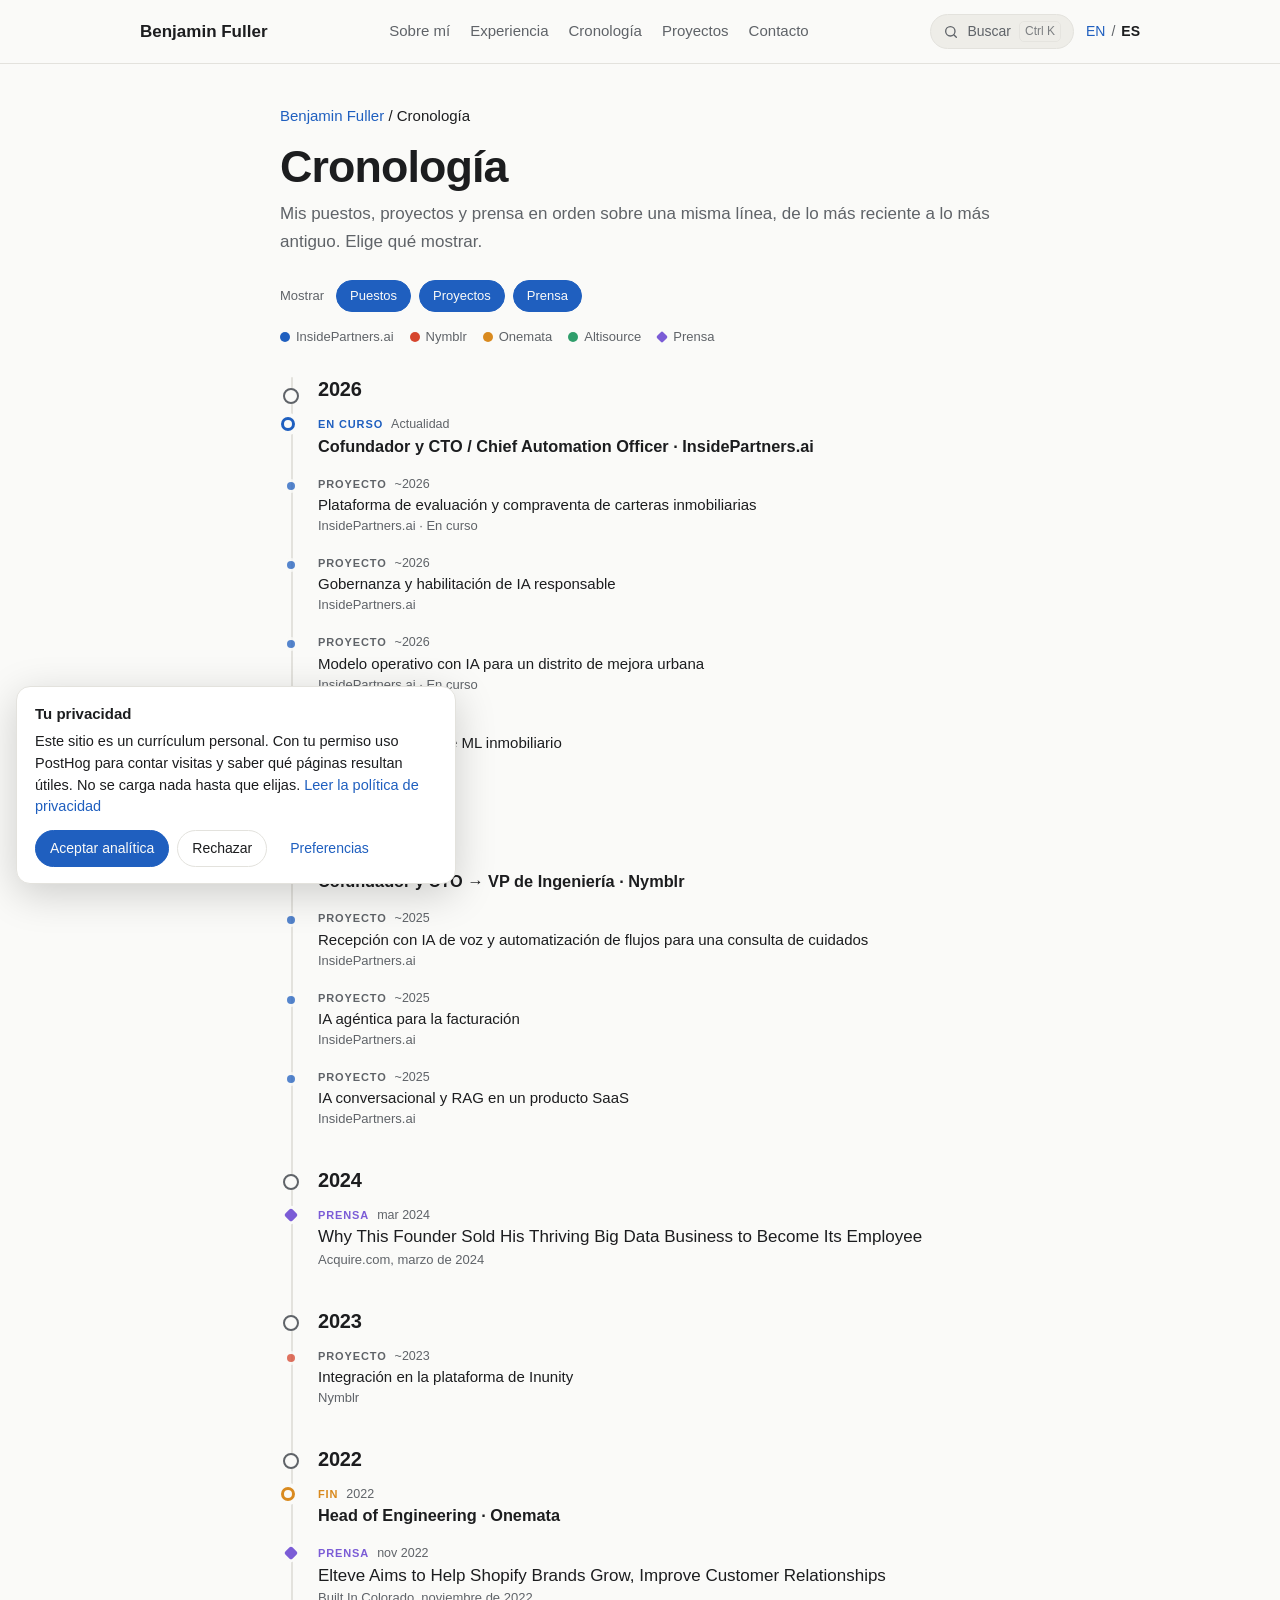
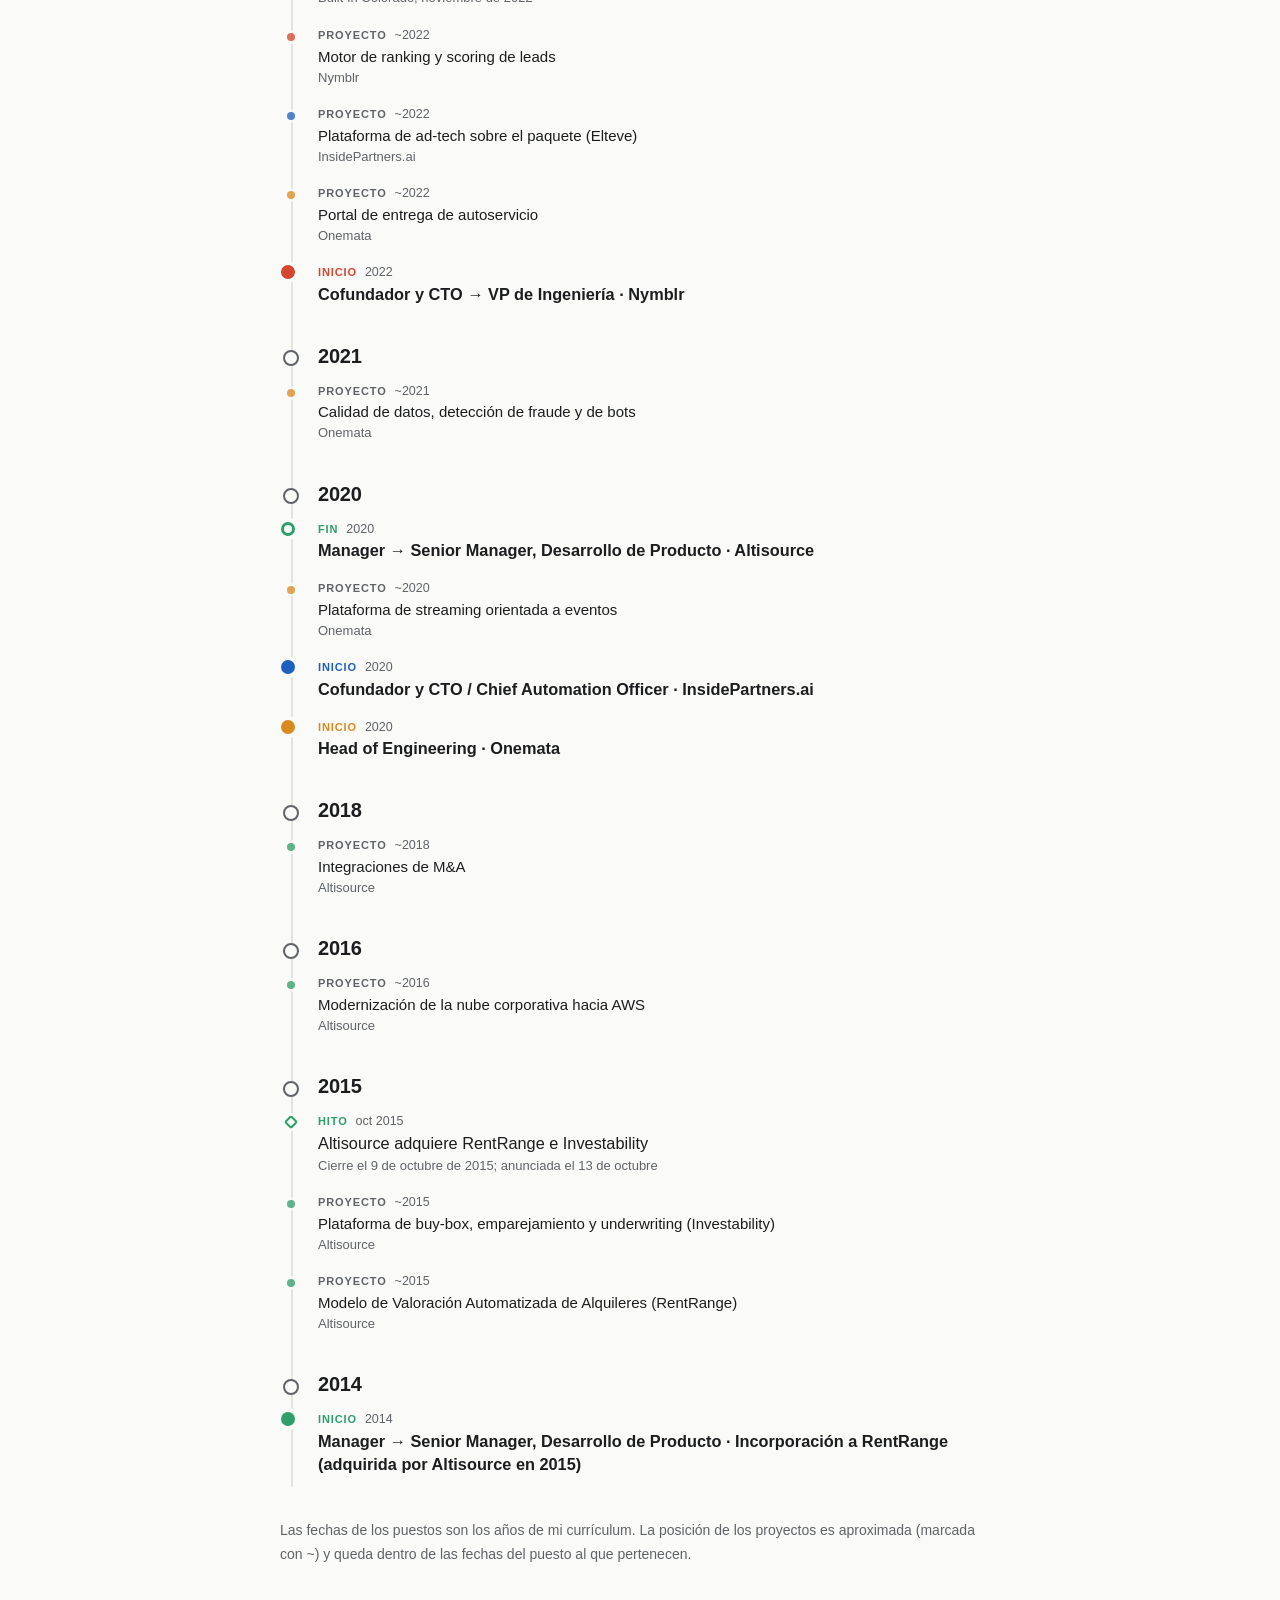
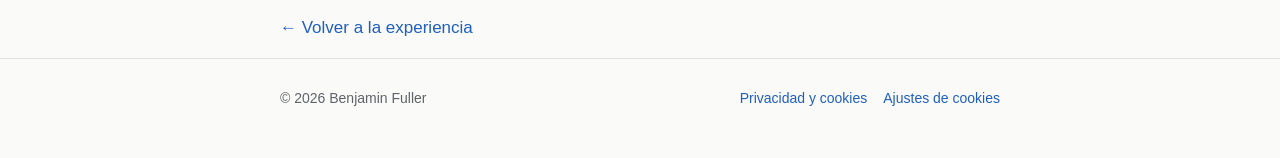
<file: es/cronologia/index.html>
<!DOCTYPE html>
<html lang="es">
<head>
  <meta charset="utf-8">
  <meta name="viewport" content="width=device-width, initial-scale=1">
  <title>Cronología · Benjamin Fuller</title>
  <meta name="description" content="Puestos, proyectos y prensa en una cronología vertical.">
  <link rel="canonical" href="https://benfuller.me/es/cronologia/">
  <link rel="alternate" hreflang="en" href="https://benfuller.me/timeline/">
  <link rel="alternate" hreflang="es" href="https://benfuller.me/es/cronologia/">
  <link rel="alternate" hreflang="x-default" href="https://benfuller.me/timeline/">
  <meta property="og:title" content="Cronología · Benjamin Fuller">
  <meta property="og:description" content="Puestos, proyectos y prensa en una cronología vertical.">
  <meta property="og:type" content="website">
  <meta property="og:url" content="https://benfuller.me/es/cronologia/">
  <meta property="og:image" content="https://benfuller.me/media/og-card.png">
  <meta property="og:locale" content="es_ES">
  <meta property="og:locale:alternate" content="en_US">
  <meta name="twitter:card" content="summary_large_image">
  <meta name="twitter:image" content="https://benfuller.me/media/og-card.png">
  <link rel="icon" href="/media/favicon.svg" type="image/svg+xml">
  <link rel="icon" href="/favicon.ico" sizes="48x48">
  <link rel="apple-touch-icon" href="/media/apple-touch-icon.png">
  <link rel="manifest" href="/media/site.webmanifest">
  <meta name="theme-color" content="#fafaf8" media="(prefers-color-scheme: light)">
  <meta name="theme-color" content="#121315" media="(prefers-color-scheme: dark)">
  <link rel="stylesheet" href="/style.css">
</head>
<body>
  <a class="skip" href="#main">Saltar al contenido</a>
  <header class="top">
    <div class="wrap hdr">
      <a class="brand" href="/es/">Benjamin Fuller</a>
      <div class="tools">
        <button type="button" class="search-btn" id="search-open" aria-label="Buscar en este sitio" aria-keyshortcuts="Control+K Meta+K">
          <svg aria-hidden="true" viewBox="0 0 24 24" width="16" height="16" fill="none" stroke="currentColor" stroke-width="2" stroke-linecap="round"><circle cx="11" cy="11" r="7"/><path d="m20 20-3.5-3.5"/></svg><span>Buscar</span><kbd>⌘K</kbd>
        </button>
        <span class="lang" role="group" aria-label="Language / Idioma"><a href="/timeline/" hreflang="en" lang="en" aria-label="View this site in English">EN</a><span aria-hidden="true">/</span><span class="cur" aria-current="true" lang="es">ES</span></span>
        <button type="button" class="menu-btn" id="menu-btn" aria-expanded="false" aria-controls="site-nav" aria-label="Menú"><span aria-hidden="true"></span></button>
      </div>
      <nav id="site-nav" aria-label="Principal">
        <a href="/es/#about">Sobre mí</a>
        <a href="/es/#experience">Experiencia</a>
        <a href="/es/cronologia/">Cronología</a>
        <a href="/es/#projects">Proyectos</a>
        <a href="/es/#contact">Contacto</a>
      </nav>
    </div>
  </header>
  <main class="wrap" id="main">
    <p class="crumb"><a href="/es/">Benjamin Fuller</a> / Cronología</p>
    <h1 class="page-title">Cronología</h1>
    <p class="page-sub">Mis puestos, proyectos y prensa en orden sobre una misma línea, de lo más reciente a lo más antiguo. Elige qué mostrar.</p>
    <fieldset class="tl-toggles" id="tl-toggles" hidden><legend>Mostrar</legend><label class="tl-chip"><input type="checkbox" data-tl="job" checked><span>Puestos</span></label><label class="tl-chip"><input type="checkbox" data-tl="project" checked><span>Proyectos</span></label><label class="tl-chip"><input type="checkbox" data-tl="press" checked><span>Prensa</span></label></fieldset>
    <ul class="legend" aria-label="Colores"><li data-role="insidepartners"><i></i>InsidePartners.ai</li><li data-role="nymblr"><i></i>Nymblr</li><li data-role="onemata"><i></i>Onemata</li><li data-role="altisource"><i></i>Altisource</li><li class="lg-press"><i></i>Prensa</li></ul>
    <ol class="vt" id="vt">
<li class="yr" aria-hidden="true"><span>2026</span></li>
<li class="ev job now" data-type="job" data-role="insidepartners"><div class="ev-meta"><span class="k">En curso</span><span class="d">Actualidad</span></div><a class="ttl" href="/es/insidepartners/">Cofundador y CTO / Chief Automation Officer · InsidePartners.ai</a></li>
<li class="ev project" data-type="project" data-role="insidepartners"><div class="ev-meta"><span class="k">Proyecto</span><span class="d">~2026</span></div><a class="ttl" href="/es/?project=portfolio-platform#p-portfolio-platform">Plataforma de evaluación y compraventa de carteras inmobiliarias</a><span class="sub">InsidePartners.ai · En curso</span></li>
<li class="ev project" data-type="project" data-role="insidepartners"><div class="ev-meta"><span class="k">Proyecto</span><span class="d">~2026</span></div><a class="ttl" href="/es/?project=ai-governance#p-ai-governance">Gobernanza y habilitación de IA responsable</a><span class="sub">InsidePartners.ai</span></li>
<li class="ev project" data-type="project" data-role="insidepartners"><div class="ev-meta"><span class="k">Proyecto</span><span class="d">~2026</span></div><a class="ttl" href="/es/?project=improvement-district#p-improvement-district">Modelo operativo con IA para un distrito de mejora urbana</a><span class="sub">InsidePartners.ai · En curso</span></li>
<li class="ev project" data-type="project" data-role="insidepartners"><div class="ev-meta"><span class="k">Proyecto</span><span class="d">~2026</span></div><a class="ttl" href="/es/?project=re-decision-engine#p-re-decision-engine">Motor de decisión de ML inmobiliario</a><span class="sub">InsidePartners.ai</span></li>
<li class="yr" aria-hidden="true"><span>2025</span></li>
<li class="ev job end" data-type="job" data-role="nymblr"><div class="ev-meta"><span class="k">Fin</span><span class="d">2025</span></div><a class="ttl" href="/es/nymblr/">Cofundador y CTO → VP de Ingeniería · Nymblr</a></li>
<li class="ev project" data-type="project" data-role="insidepartners"><div class="ev-meta"><span class="k">Proyecto</span><span class="d">~2025</span></div><a class="ttl" href="/es/?project=voice-receptionist#p-voice-receptionist">Recepción con IA de voz y automatización de flujos para una consulta de cuidados</a><span class="sub">InsidePartners.ai</span></li>
<li class="ev project" data-type="project" data-role="insidepartners"><div class="ev-meta"><span class="k">Proyecto</span><span class="d">~2025</span></div><a class="ttl" href="/es/?project=billing-agents#p-billing-agents">IA agéntica para la facturación</a><span class="sub">InsidePartners.ai</span></li>
<li class="ev project" data-type="project" data-role="insidepartners"><div class="ev-meta"><span class="k">Proyecto</span><span class="d">~2025</span></div><a class="ttl" href="/es/?project=saas-ai-assistant#p-saas-ai-assistant">IA conversacional y RAG en un producto SaaS</a><span class="sub">InsidePartners.ai</span></li>
<li class="yr" aria-hidden="true"><span>2024</span></li>
<li class="ev press" data-type="press"><div class="ev-meta"><span class="k">Prensa</span><span class="d">mar 2024</span></div><a class="ttl" href="https://blog.acquire.com/koko-zarov-ben-fuller-nimbler-nymblr/" rel="noopener">Why This Founder Sold His Thriving Big Data Business to Become Its Employee</a><span class="sub">Acquire.com, marzo de 2024</span></li>
<li class="yr" aria-hidden="true"><span>2023</span></li>
<li class="ev project" data-type="project" data-role="nymblr"><div class="ev-meta"><span class="k">Proyecto</span><span class="d">~2023</span></div><a class="ttl" href="/es/?project=nymblr-integration#p-nymblr-integration">Integración en la plataforma de Inunity</a><span class="sub">Nymblr</span></li>
<li class="yr" aria-hidden="true"><span>2022</span></li>
<li class="ev job end" data-type="job" data-role="onemata"><div class="ev-meta"><span class="k">Fin</span><span class="d">2022</span></div><a class="ttl" href="/es/onemata/">Head of Engineering · Onemata</a></li>
<li class="ev press" data-type="press"><div class="ev-meta"><span class="k">Prensa</span><span class="d">nov 2022</span></div><a class="ttl" href="https://builtincolorado.com/2022/11/04/colorado-future-5-startup-elteve-q4-2022" rel="noopener">Elteve Aims to Help Shopify Brands Grow, Improve Customer Relationships</a><span class="sub">Built In Colorado, noviembre de 2022</span></li>
<li class="ev project" data-type="project" data-role="nymblr"><div class="ev-meta"><span class="k">Proyecto</span><span class="d">~2022</span></div><a class="ttl" href="/es/?project=nymblr-ranking#p-nymblr-ranking">Motor de ranking y scoring de leads</a><span class="sub">Nymblr</span></li>
<li class="ev project" data-type="project" data-role="insidepartners"><div class="ev-meta"><span class="k">Proyecto</span><span class="d">~2022</span></div><a class="ttl" href="/es/?project=elteve#p-elteve">Plataforma de ad-tech sobre el paquete (Elteve)</a><span class="sub">InsidePartners.ai</span></li>
<li class="ev project" data-type="project" data-role="onemata"><div class="ev-meta"><span class="k">Proyecto</span><span class="d">~2022</span></div><a class="ttl" href="/es/?project=onemata-portal#p-onemata-portal">Portal de entrega de autoservicio</a><span class="sub">Onemata</span></li>
<li class="ev job start" data-type="job" data-role="nymblr"><div class="ev-meta"><span class="k">Inicio</span><span class="d">2022</span></div><a class="ttl" href="/es/nymblr/">Cofundador y CTO → VP de Ingeniería · Nymblr</a></li>
<li class="yr" aria-hidden="true"><span>2021</span></li>
<li class="ev project" data-type="project" data-role="onemata"><div class="ev-meta"><span class="k">Proyecto</span><span class="d">~2021</span></div><a class="ttl" href="/es/?project=onemata-quality#p-onemata-quality">Calidad de datos, detección de fraude y de bots</a><span class="sub">Onemata</span></li>
<li class="yr" aria-hidden="true"><span>2020</span></li>
<li class="ev job end" data-type="job" data-role="altisource"><div class="ev-meta"><span class="k">Fin</span><span class="d">2020</span></div><a class="ttl" href="/es/altisource/">Manager → Senior Manager, Desarrollo de Producto · Altisource</a></li>
<li class="ev project" data-type="project" data-role="onemata"><div class="ev-meta"><span class="k">Proyecto</span><span class="d">~2020</span></div><a class="ttl" href="/es/?project=onemata-streaming#p-onemata-streaming">Plataforma de streaming orientada a eventos</a><span class="sub">Onemata</span></li>
<li class="ev job start" data-type="job" data-role="insidepartners"><div class="ev-meta"><span class="k">Inicio</span><span class="d">2020</span></div><a class="ttl" href="/es/insidepartners/">Cofundador y CTO / Chief Automation Officer · InsidePartners.ai</a></li>
<li class="ev job start" data-type="job" data-role="onemata"><div class="ev-meta"><span class="k">Inicio</span><span class="d">2020</span></div><a class="ttl" href="/es/onemata/">Head of Engineering · Onemata</a></li>
<li class="yr" aria-hidden="true"><span>2018</span></li>
<li class="ev project" data-type="project" data-role="altisource"><div class="ev-meta"><span class="k">Proyecto</span><span class="d">~2018</span></div><a class="ttl" href="/es/?project=altisource-ma#p-altisource-ma">Integraciones de M&amp;A</a><span class="sub">Altisource</span></li>
<li class="yr" aria-hidden="true"><span>2016</span></li>
<li class="ev project" data-type="project" data-role="altisource"><div class="ev-meta"><span class="k">Proyecto</span><span class="d">~2016</span></div><a class="ttl" href="/es/?project=altisource-aws#p-altisource-aws">Modernización de la nube corporativa hacia AWS</a><span class="sub">Altisource</span></li>
<li class="yr" aria-hidden="true"><span>2015</span></li>
<li class="ev job milestone" data-type="job" data-role="altisource"><div class="ev-meta"><span class="k">Hito</span><span class="d">oct 2015</span></div><a class="ttl" href="/es/altisource/#acquisition">Altisource adquiere RentRange e Investability</a><span class="sub">Cierre el 9 de octubre de 2015; anunciada el 13 de octubre</span></li>
<li class="ev project" data-type="project" data-role="altisource"><div class="ev-meta"><span class="k">Proyecto</span><span class="d">~2015</span></div><a class="ttl" href="/es/?project=altisource-buybox#p-altisource-buybox">Plataforma de buy-box, emparejamiento y underwriting (Investability)</a><span class="sub">Altisource</span></li>
<li class="ev project" data-type="project" data-role="altisource"><div class="ev-meta"><span class="k">Proyecto</span><span class="d">~2015</span></div><a class="ttl" href="/es/?project=altisource-avm#p-altisource-avm">Modelo de Valoración Automatizada de Alquileres (RentRange)</a><span class="sub">Altisource</span></li>
<li class="yr" aria-hidden="true"><span>2014</span></li>
<li class="ev job start" data-type="job" data-role="altisource"><div class="ev-meta"><span class="k">Inicio</span><span class="d">2014</span></div><a class="ttl" href="/es/altisource/">Manager → Senior Manager, Desarrollo de Producto · Incorporación a RentRange (adquirida por Altisource en 2015)</a></li>
    </ol>
    <p class="tl-note">Las fechas de los puestos son los años de mi currículum. La posición de los proyectos es aproximada (marcada con ~) y queda dentro de las fechas del puesto al que pertenecen.</p>
    <p class="back"><a href="/es/#experience">← Volver a la experiencia</a></p>
  </main>
  <footer>
    <div class="wrap">
      <span>&copy; 2026 Benjamin Fuller</span>
      <span class="foot-links">
        <a href="/es/privacidad/">Privacidad y cookies</a>
        <button type="button" class="linklike" data-open-cookies>Ajustes de cookies</button>
      </span>
    </div>
  </footer>
  <script type="application/json" id="site-config">{"lang": "es", "home": "/es/", "searchIndex": "/es/search-index.json", "privacy": "/es/privacidad/", "posthog": {"key": "", "host": "https://eu.i.posthog.com"}, "ui": {"search": "Ir a un puesto, proyecto, habilidad…", "empty": "Sin resultados. Prueba con una tecnología, empresa o año.", "hint": "↑↓ para moverte · Intro para abrir · Esc para cerrar", "types": {"faq": "Cómo trabajo", "section": "Secciones", "role": "Experiencia", "project": "Proyectos", "skill": "Habilidades", "press": "Prensa", "action": "Acciones"}, "count": "{n} de {total} proyectos", "total": "{total} proyectos", "searchAria": "Buscar en este sitio", "top": "Volver arriba", "consent": {"title": "Tu privacidad", "text": "Este sitio es un currículum personal. Con tu permiso uso PostHog para contar visitas y saber qué páginas resultan útiles. No se carga nada hasta que elijas.", "accept": "Aceptar analítica", "reject": "Rechazar", "prefs": "Preferencias", "save": "Guardar elección", "necessary": "Necesarias", "necessary_d": "Recuerda tu elección de cookies en este dispositivo. Siempre activas.", "analytics": "Analítica (PostHog)", "analytics_d": "Visitas a páginas y clics anónimos, alojados en la UE. Desactivada salvo que la permitas.", "more": "Leer la política de privacidad", "close": "Cerrar"}}}</script>
  <script src="/site.js" defer></script>
  <script src="/consent.js" defer></script>
</body>
</html>
</file>
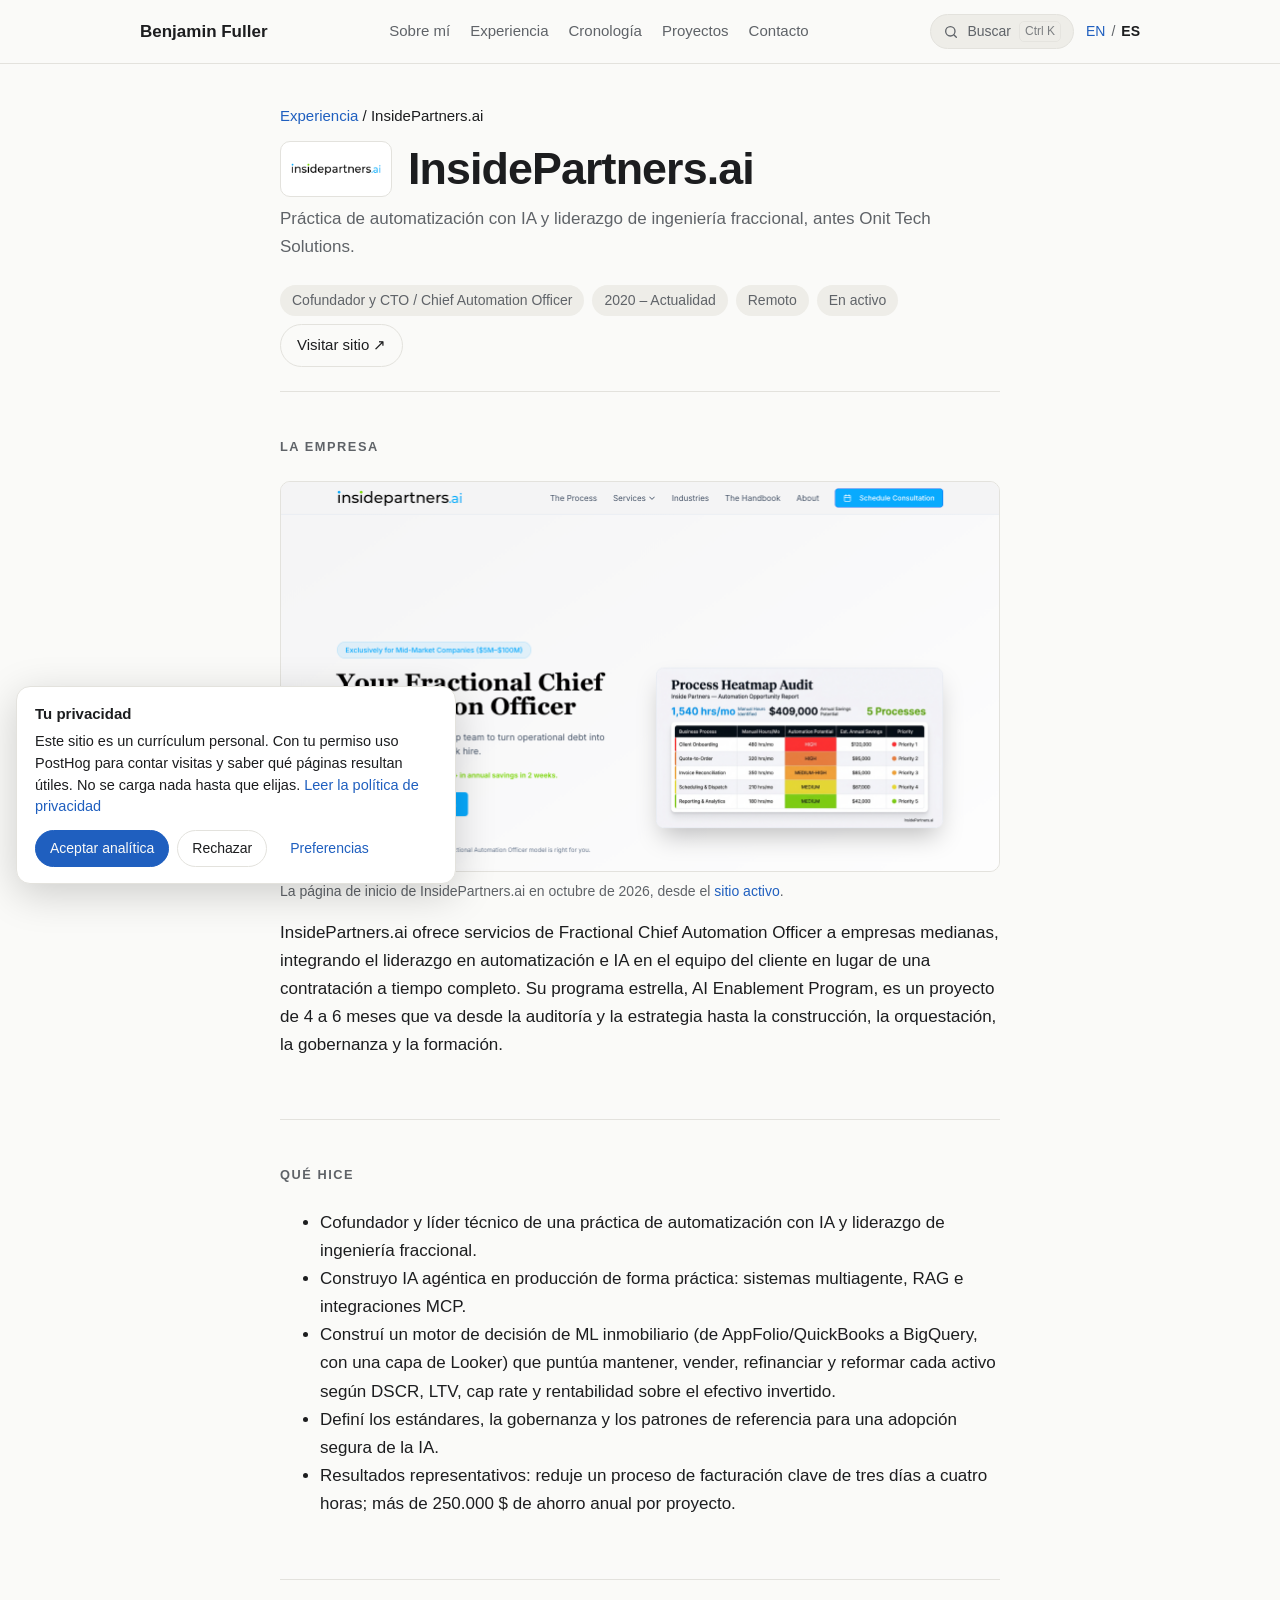
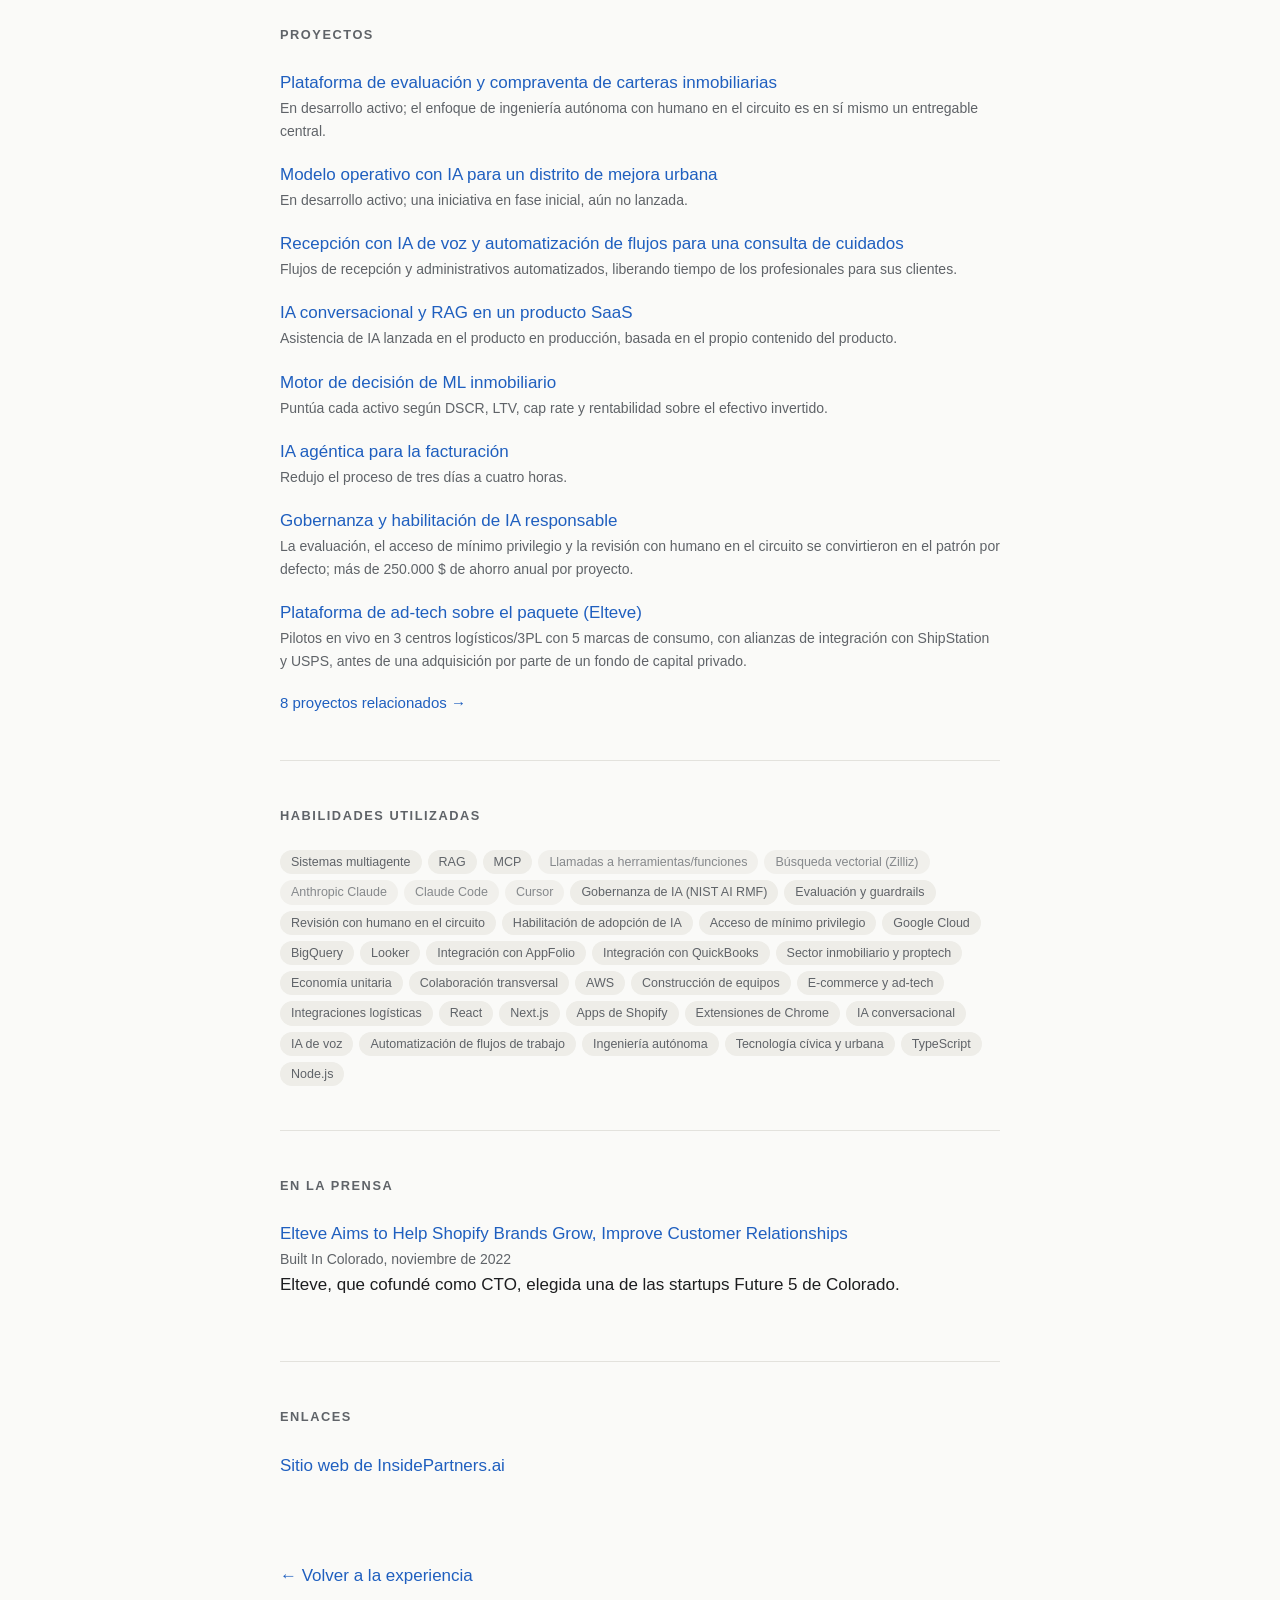
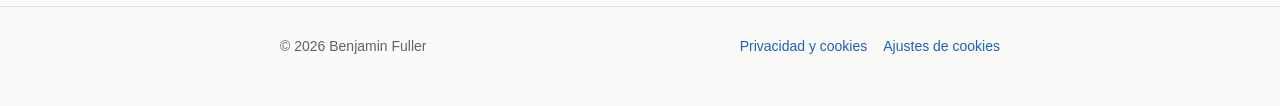
<file: es/insidepartners/index.html>
<!DOCTYPE html>
<html lang="es">
<head>
  <meta charset="utf-8">
  <meta name="viewport" content="width=device-width, initial-scale=1">
  <title>InsidePartners.ai · Benjamin Fuller</title>
  <meta name="description" content="Cofundador, CTO y Chief Automation Officer de InsidePartners.ai, una práctica de automatización con IA y liderazgo de ingeniería fraccional.">
  <link rel="canonical" href="https://benfuller.me/es/insidepartners/">
  <link rel="alternate" hreflang="en" href="https://benfuller.me/insidepartners/">
  <link rel="alternate" hreflang="es" href="https://benfuller.me/es/insidepartners/">
  <link rel="alternate" hreflang="x-default" href="https://benfuller.me/insidepartners/">
  <meta property="og:title" content="InsidePartners.ai · Benjamin Fuller">
  <meta property="og:description" content="Cofundador, CTO y Chief Automation Officer de InsidePartners.ai, una práctica de automatización con IA y liderazgo de ingeniería fraccional.">
  <meta property="og:type" content="article">
  <meta property="og:url" content="https://benfuller.me/es/insidepartners/">
  <meta property="og:image" content="https://benfuller.me/media/companies/insidepartners-2026.png">
  <meta property="og:locale" content="es_ES">
  <meta property="og:locale:alternate" content="en_US">
  <meta name="twitter:card" content="summary_large_image">
  <meta name="twitter:image" content="https://benfuller.me/media/companies/insidepartners-2026.png">
  <link rel="icon" href="/media/favicon.svg" type="image/svg+xml">
  <link rel="icon" href="/favicon.ico" sizes="48x48">
  <link rel="apple-touch-icon" href="/media/apple-touch-icon.png">
  <link rel="manifest" href="/media/site.webmanifest">
  <meta name="theme-color" content="#fafaf8" media="(prefers-color-scheme: light)">
  <meta name="theme-color" content="#121315" media="(prefers-color-scheme: dark)">
  <link rel="stylesheet" href="/style.css">
</head>
<body>
  <a class="skip" href="#main">Saltar al contenido</a>
  <header class="top">
    <div class="wrap hdr">
      <a class="brand" href="/es/">Benjamin Fuller</a>
      <div class="tools">
        <button type="button" class="search-btn" id="search-open" aria-label="Buscar en este sitio" aria-keyshortcuts="Control+K Meta+K">
          <svg aria-hidden="true" viewBox="0 0 24 24" width="16" height="16" fill="none" stroke="currentColor" stroke-width="2" stroke-linecap="round"><circle cx="11" cy="11" r="7"/><path d="m20 20-3.5-3.5"/></svg><span>Buscar</span><kbd>⌘K</kbd>
        </button>
        <span class="lang" role="group" aria-label="Language / Idioma"><a href="/insidepartners/" hreflang="en" lang="en" aria-label="View this site in English">EN</a><span aria-hidden="true">/</span><span class="cur" aria-current="true" lang="es">ES</span></span>
        <button type="button" class="menu-btn" id="menu-btn" aria-expanded="false" aria-controls="site-nav" aria-label="Menú"><span aria-hidden="true"></span></button>
      </div>
      <nav id="site-nav" aria-label="Principal">
        <a href="/es/#about">Sobre mí</a>
        <a href="/es/#experience">Experiencia</a>
        <a href="/es/cronologia/">Cronología</a>
        <a href="/es/#projects">Proyectos</a>
        <a href="/es/#contact">Contacto</a>
      </nav>
    </div>
  </header>
  <main class="wrap" id="main">
    <p class="crumb"><a href="/es/#experience">Experiencia</a> / InsidePartners.ai</p>
    <div class="page-head">
      <div class="logos"><span class="logo "><img src="/media/logos/insidepartners.webp" alt="InsidePartners.ai logo" loading="lazy"></span></div>
      <h1 class="page-title">InsidePartners.ai</h1>
    </div>
    <p class="page-sub">Práctica de automatización con IA y liderazgo de ingeniería fraccional, antes Onit Tech Solutions.</p>
    <ul class="facts"><li>Cofundador y CTO / Chief Automation Officer</li><li>2020 – Actualidad</li><li>Remoto</li><li>En activo</li></ul>
    <p class="links"><a href="https://www.insidepartners.ai" rel="noopener">Visitar sitio ↗</a></p>

    <section>
      <h2>La empresa</h2>
      <figure class="shot"><a href="https://www.insidepartners.ai"><img src="/media/companies/insidepartners-2026.png" alt="Captura de la página de inicio de InsidePartners.ai, octubre de 2026: «Your Fractional Chief Automation Officer»." width="1440" height="780" loading="lazy"></a><figcaption>La página de inicio de InsidePartners.ai en octubre de 2026, desde el <a href="https://www.insidepartners.ai">sitio activo</a>.</figcaption></figure>
      <p>InsidePartners.ai ofrece servicios de Fractional Chief Automation Officer a empresas medianas, integrando el liderazgo en automatización e IA en el equipo del cliente en lugar de una contratación a tiempo completo. Su programa estrella, AI Enablement Program, es un proyecto de 4 a 6 meses que va desde la auditoría y la estrategia hasta la construcción, la orquestación, la gobernanza y la formación.</p>
    </section>

    <section>
      <h2>Qué hice</h2>
      <ul><li>Cofundador y líder técnico de una práctica de automatización con IA y liderazgo de ingeniería fraccional.</li><li>Construyo IA agéntica en producción de forma práctica: sistemas multiagente, RAG e integraciones MCP.</li><li>Construí un motor de decisión de ML inmobiliario (de AppFolio/QuickBooks a BigQuery, con una capa de Looker) que puntúa mantener, vender, refinanciar y reformar cada activo según DSCR, LTV, cap rate y rentabilidad sobre el efectivo invertido.</li><li>Definí los estándares, la gobernanza y los patrones de referencia para una adopción segura de la IA.</li><li>Resultados representativos: reduje un proceso de facturación clave de tres días a cuatro horas; más de 250.000 $ de ahorro anual por proyecto.</li></ul>
    </section>

    <section>
      <h2>Proyectos</h2>
      <ul class="press"><li><a href="/es/?project=portfolio-platform#p-portfolio-platform">Plataforma de evaluación y compraventa de carteras inmobiliarias</a><span class="src">En desarrollo activo; el enfoque de ingeniería autónoma con humano en el circuito es en sí mismo un entregable central.</span></li><li><a href="/es/?project=improvement-district#p-improvement-district">Modelo operativo con IA para un distrito de mejora urbana</a><span class="src">En desarrollo activo; una iniciativa en fase inicial, aún no lanzada.</span></li><li><a href="/es/?project=voice-receptionist#p-voice-receptionist">Recepción con IA de voz y automatización de flujos para una consulta de cuidados</a><span class="src">Flujos de recepción y administrativos automatizados, liberando tiempo de los profesionales para sus clientes.</span></li><li><a href="/es/?project=saas-ai-assistant#p-saas-ai-assistant">IA conversacional y RAG en un producto SaaS</a><span class="src">Asistencia de IA lanzada en el producto en producción, basada en el propio contenido del producto.</span></li><li><a href="/es/?project=re-decision-engine#p-re-decision-engine">Motor de decisión de ML inmobiliario</a><span class="src">Puntúa cada activo según DSCR, LTV, cap rate y rentabilidad sobre el efectivo invertido.</span></li><li><a href="/es/?project=billing-agents#p-billing-agents">IA agéntica para la facturación</a><span class="src">Redujo el proceso de tres días a cuatro horas.</span></li><li><a href="/es/?project=ai-governance#p-ai-governance">Gobernanza y habilitación de IA responsable</a><span class="src">La evaluación, el acceso de mínimo privilegio y la revisión con humano en el circuito se convirtieron en el patrón por defecto; más de 250.000 $ de ahorro anual por proyecto.</span></li><li><a href="/es/?project=elteve#p-elteve">Plataforma de ad-tech sobre el paquete (Elteve)</a><span class="src">Pilotos en vivo en 3 centros logísticos/3PL con 5 marcas de consumo, con alianzas de integración con ShipStation y USPS, antes de una adquisición por parte de un fondo de capital privado.</span></li></ul>
      <p class="more"><a href="/es/?company=insidepartners#projects">8 proyectos relacionados →</a></p>
    </section>

    <section>
      <h2>Habilidades utilizadas</h2>
      <div class="tags"><a class="tag" href="/es/?skill=multi-agent#projects" data-skill="multi-agent" title="3 proyectos · 1 puesto">Sistemas multiagente</a> <a class="tag" href="/es/?skill=rag#projects" data-skill="rag" title="2 proyectos · 1 puesto">RAG</a> <a class="tag" href="/es/?skill=mcp#projects" data-skill="mcp" title="1 proyecto · 1 puesto">MCP</a> <span class="tag off" title="0 proyectos · 1 puesto">Llamadas a herramientas/funciones</span> <span class="tag off" title="0 proyectos · 1 puesto">Búsqueda vectorial (Zilliz)</span> <span class="tag off" title="0 proyectos · 1 puesto">Anthropic Claude</span> <span class="tag off" title="0 proyectos · 1 puesto">Claude Code</span> <span class="tag off" title="0 proyectos · 1 puesto">Cursor</span> <a class="tag" href="/es/?skill=governance#projects" data-skill="governance" title="1 proyecto · 1 puesto">Gobernanza de IA (NIST AI RMF)</a> <a class="tag" href="/es/?skill=evals#projects" data-skill="evals" title="2 proyectos · 1 puesto">Evaluación y guardrails</a> <a class="tag" href="/es/?skill=hitl#projects" data-skill="hitl" title="2 proyectos · 1 puesto">Revisión con humano en el circuito</a> <a class="tag" href="/es/?skill=enablement#projects" data-skill="enablement" title="1 proyecto · 1 puesto">Habilitación de adopción de IA</a> <a class="tag" href="/es/?skill=least-priv#projects" data-skill="least-priv" title="1 proyecto · 1 puesto">Acceso de mínimo privilegio</a> <a class="tag" href="/es/?skill=gcp#projects" data-skill="gcp" title="1 proyecto · 1 puesto">Google Cloud</a> <a class="tag" href="/es/?skill=bigquery#projects" data-skill="bigquery" title="1 proyecto · 1 puesto">BigQuery</a> <a class="tag" href="/es/?skill=looker#projects" data-skill="looker" title="1 proyecto · 1 puesto">Looker</a> <a class="tag" href="/es/?skill=appfolio#projects" data-skill="appfolio" title="1 proyecto · 1 puesto">Integración con AppFolio</a> <a class="tag" href="/es/?skill=quickbooks#projects" data-skill="quickbooks" title="1 proyecto · 1 puesto">Integración con QuickBooks</a> <a class="tag" href="/es/?skill=proptech#projects" data-skill="proptech" title="4 proyectos · 2 puestos">Sector inmobiliario y proptech</a> <a class="tag" href="/es/?skill=unit-economics#projects" data-skill="unit-economics" title="1 proyecto · 3 puestos">Economía unitaria</a> <a class="tag" href="/es/?skill=cross-functional#projects" data-skill="cross-functional" title="1 proyecto · 4 puestos">Colaboración transversal</a> <a class="tag" href="/es/?skill=aws#projects" data-skill="aws" title="4 proyectos · 4 puestos">AWS</a> <a class="tag" href="/es/?skill=team#projects" data-skill="team" title="5 proyectos · 4 puestos">Construcción de equipos</a> <a class="tag" href="/es/?skill=ecommerce#projects" data-skill="ecommerce" title="1 proyecto · 1 puesto">E-commerce y ad-tech</a> <a class="tag" href="/es/?skill=logistics#projects" data-skill="logistics" title="1 proyecto · 1 puesto">Integraciones logísticas</a> <a class="tag" href="/es/?skill=react#projects" data-skill="react" title="2 proyectos · 1 puesto">React</a> <a class="tag" href="/es/?skill=nextjs#projects" data-skill="nextjs" title="1 proyecto · 1 puesto">Next.js</a> <a class="tag" href="/es/?skill=shopify#projects" data-skill="shopify" title="1 proyecto · 1 puesto">Apps de Shopify</a> <a class="tag" href="/es/?skill=chrome-extension#projects" data-skill="chrome-extension" title="1 proyecto · 1 puesto">Extensiones de Chrome</a> <a class="tag" href="/es/?skill=conversational-ai#projects" data-skill="conversational-ai" title="2 proyectos · 1 puesto">IA conversacional</a> <a class="tag" href="/es/?skill=voice-ai#projects" data-skill="voice-ai" title="1 proyecto · 1 puesto">IA de voz</a> <a class="tag" href="/es/?skill=workflow-automation#projects" data-skill="workflow-automation" title="2 proyectos · 1 puesto">Automatización de flujos de trabajo</a> <a class="tag" href="/es/?skill=autonomous-eng#projects" data-skill="autonomous-eng" title="1 proyecto · 1 puesto">Ingeniería autónoma</a> <a class="tag" href="/es/?skill=civic-tech#projects" data-skill="civic-tech" title="1 proyecto · 1 puesto">Tecnología cívica y urbana</a> <a class="tag" href="/es/?skill=typescript#projects" data-skill="typescript" title="1 proyecto · 1 puesto">TypeScript</a> <a class="tag" href="/es/?skill=nodejs#projects" data-skill="nodejs" title="1 proyecto · 1 puesto">Node.js</a></div>
    </section>

    <section>
      <h2>En la prensa</h2>
      <ul class="press"><li><a href="https://builtincolorado.com/2022/11/04/colorado-future-5-startup-elteve-q4-2022">Elteve Aims to Help Shopify Brands Grow, Improve Customer Relationships</a><span class="src">Built In Colorado, noviembre de 2022</span>Elteve, que cofundé como CTO, elegida una de las startups Future 5 de Colorado.</li></ul>
    </section>
    <section>
      <h2>Enlaces</h2>
      <ul class="plain"><li><a href="https://www.insidepartners.ai" rel="noopener">Sitio web de InsidePartners.ai</a></li></ul>
    </section>

    <p class="back"><a href="/es/#experience">← Volver a la experiencia</a></p>
  </main>
  <footer>
    <div class="wrap">
      <span>&copy; 2026 Benjamin Fuller</span>
      <span class="foot-links">
        <a href="/es/privacidad/">Privacidad y cookies</a>
        <button type="button" class="linklike" data-open-cookies>Ajustes de cookies</button>
      </span>
    </div>
  </footer>
  <script type="application/json" id="site-config">{"lang": "es", "home": "/es/", "searchIndex": "/es/search-index.json", "privacy": "/es/privacidad/", "posthog": {"key": "", "host": "https://eu.i.posthog.com"}, "ui": {"search": "Ir a un puesto, proyecto, habilidad…", "empty": "Sin resultados. Prueba con una tecnología, empresa o año.", "hint": "↑↓ para moverte · Intro para abrir · Esc para cerrar", "types": {"faq": "Cómo trabajo", "section": "Secciones", "role": "Experiencia", "project": "Proyectos", "skill": "Habilidades", "press": "Prensa", "action": "Acciones"}, "count": "{n} de {total} proyectos", "total": "{total} proyectos", "searchAria": "Buscar en este sitio", "top": "Volver arriba", "consent": {"title": "Tu privacidad", "text": "Este sitio es un currículum personal. Con tu permiso uso PostHog para contar visitas y saber qué páginas resultan útiles. No se carga nada hasta que elijas.", "accept": "Aceptar analítica", "reject": "Rechazar", "prefs": "Preferencias", "save": "Guardar elección", "necessary": "Necesarias", "necessary_d": "Recuerda tu elección de cookies en este dispositivo. Siempre activas.", "analytics": "Analítica (PostHog)", "analytics_d": "Visitas a páginas y clics anónimos, alojados en la UE. Desactivada salvo que la permitas.", "more": "Leer la política de privacidad", "close": "Cerrar"}}}</script>
  <script src="/site.js" defer></script>
  <script src="/consent.js" defer></script>
</body>
</html>
</file>
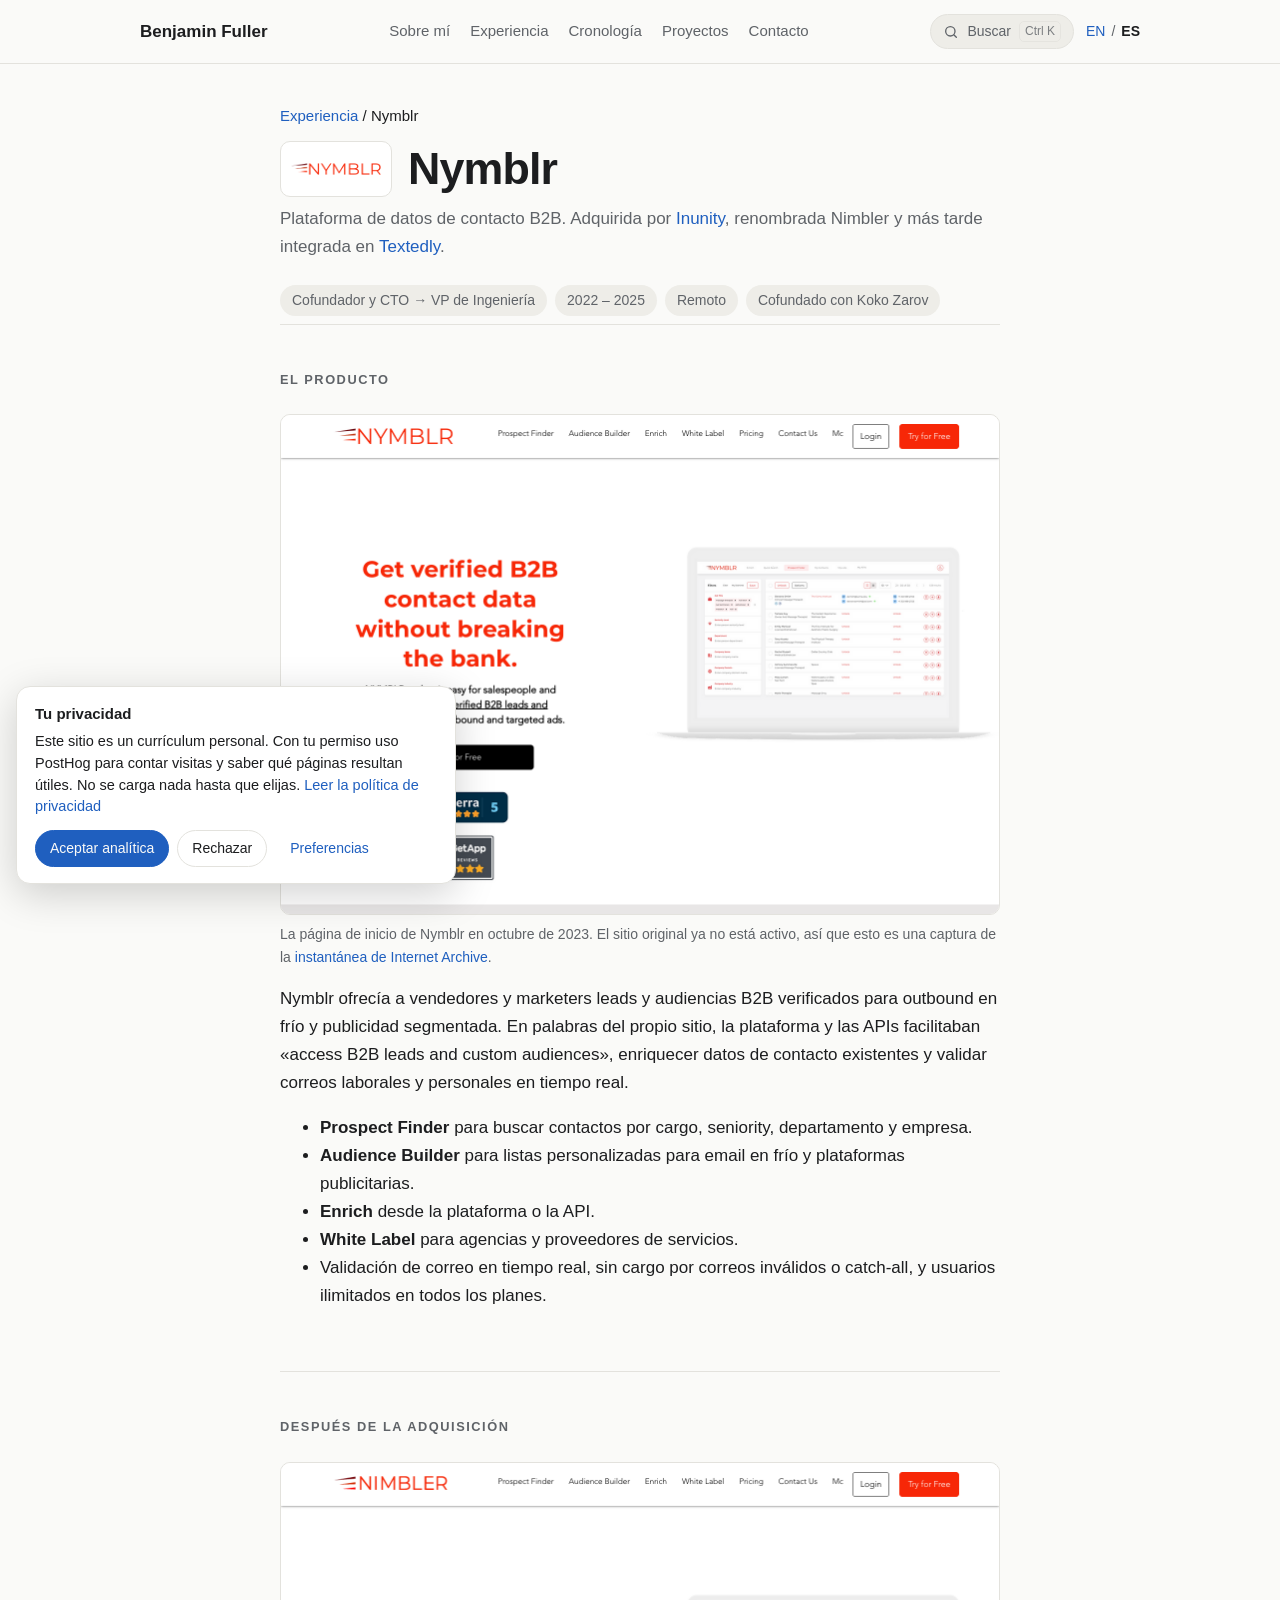
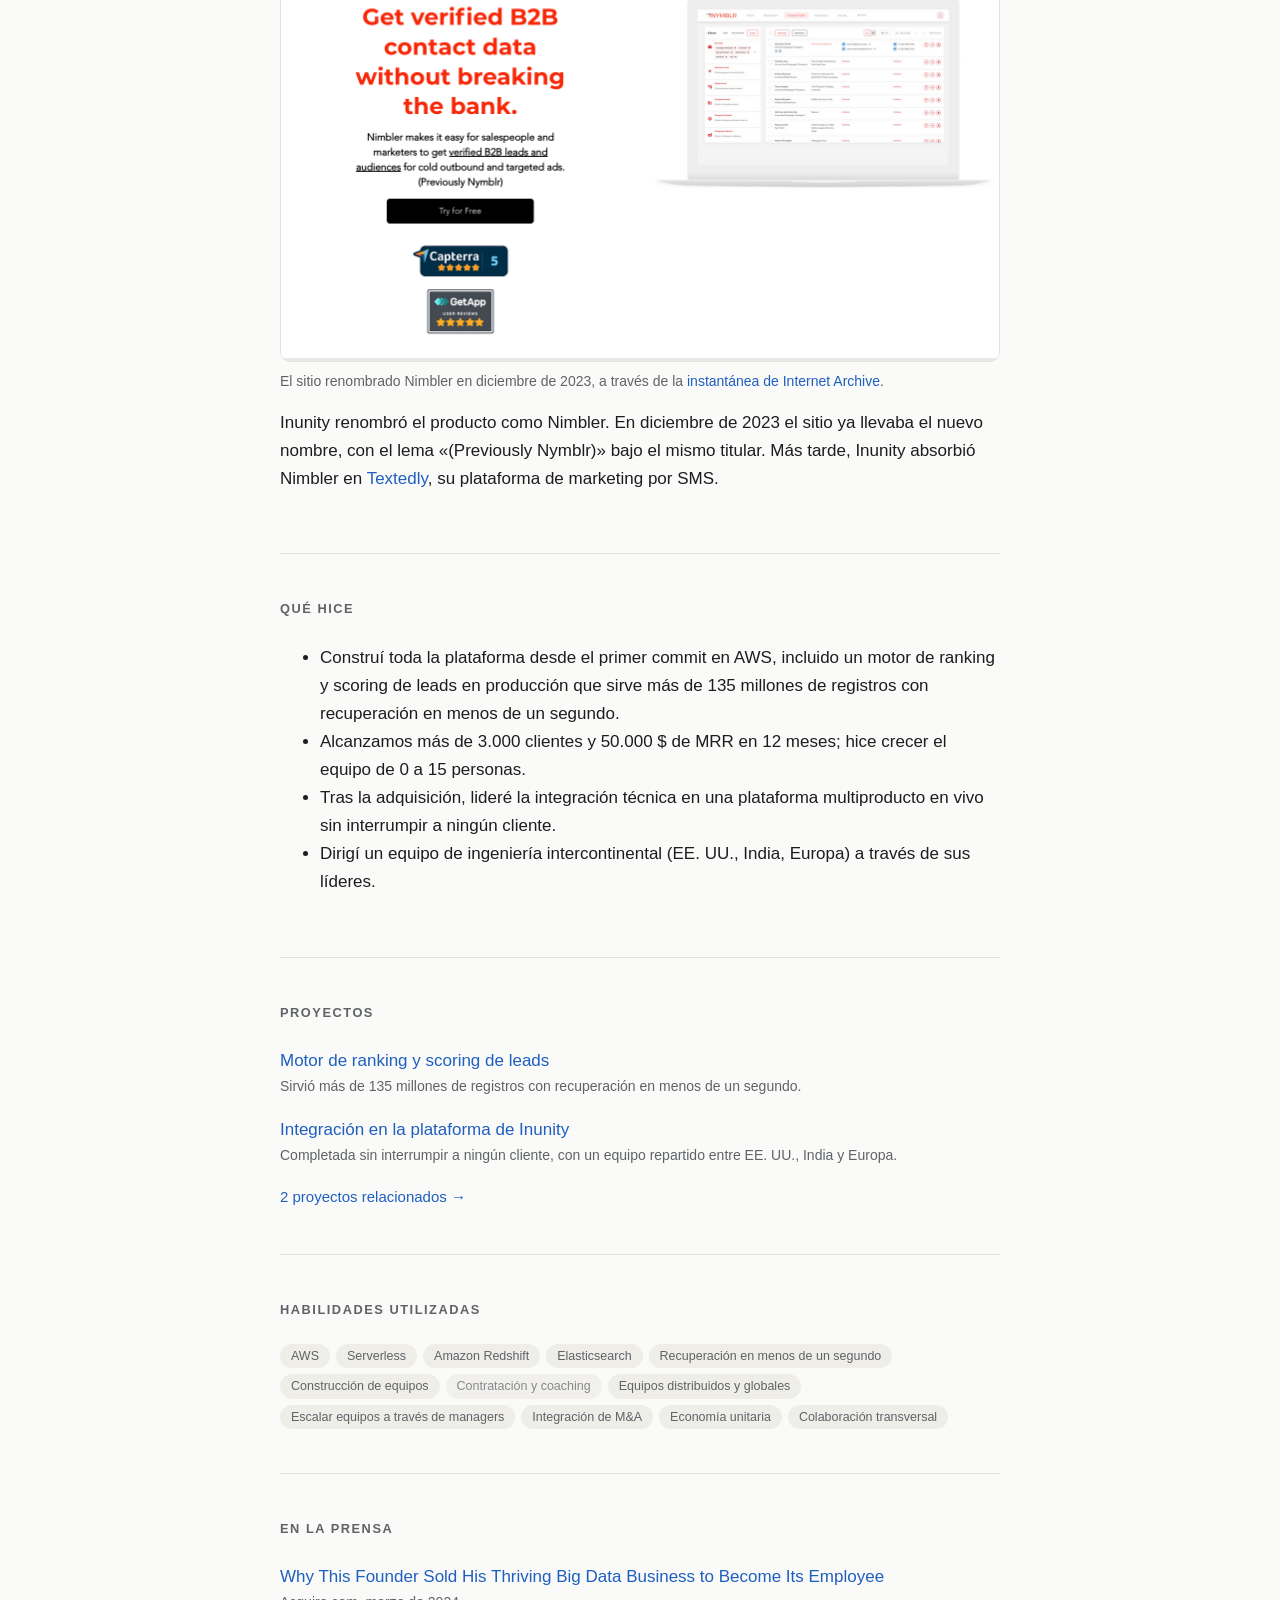
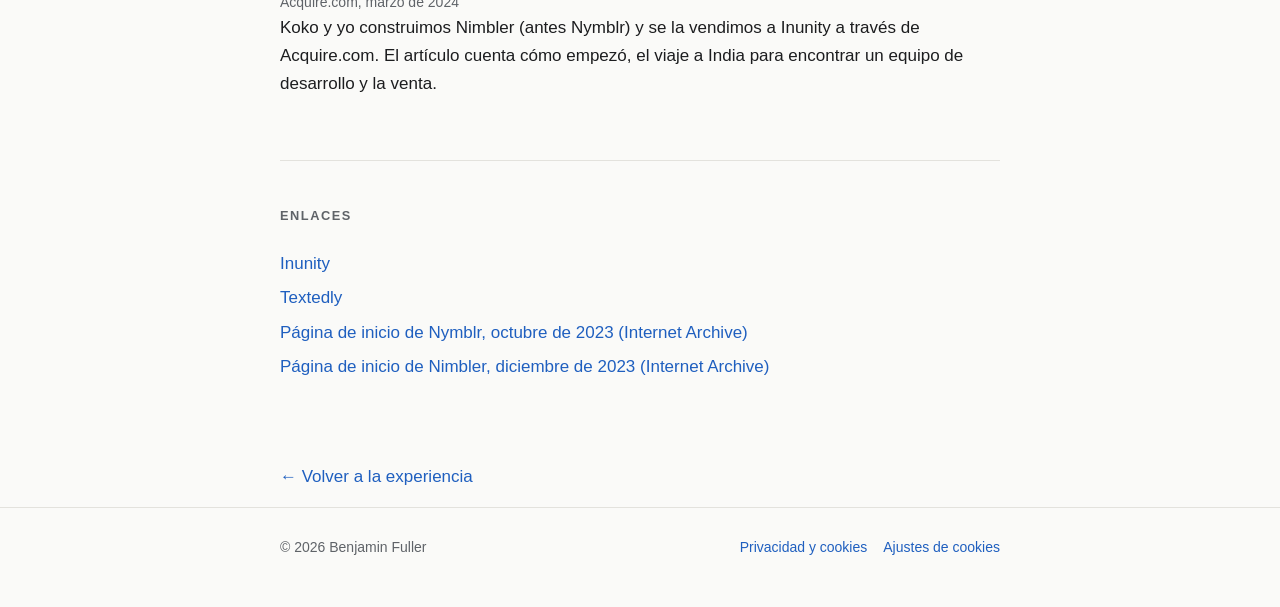
<file: es/nymblr/index.html>
<!DOCTYPE html>
<html lang="es">
<head>
  <meta charset="utf-8">
  <meta name="viewport" content="width=device-width, initial-scale=1">
  <title>Nymblr · Benjamin Fuller</title>
  <meta name="description" content="Cofundador y CTO de Nymblr (después Nimbler), una plataforma de datos de contacto B2B adquirida por Inunity.">
  <link rel="canonical" href="https://benfuller.me/es/nymblr/">
  <link rel="alternate" hreflang="en" href="https://benfuller.me/nymblr/">
  <link rel="alternate" hreflang="es" href="https://benfuller.me/es/nymblr/">
  <link rel="alternate" hreflang="x-default" href="https://benfuller.me/nymblr/">
  <meta property="og:title" content="Nymblr · Benjamin Fuller">
  <meta property="og:description" content="Cofundador y CTO de Nymblr (después Nimbler), una plataforma de datos de contacto B2B adquirida por Inunity.">
  <meta property="og:type" content="article">
  <meta property="og:url" content="https://benfuller.me/es/nymblr/">
  <meta property="og:image" content="https://benfuller.me/media/companies/nymblr-2023.png">
  <meta property="og:locale" content="es_ES">
  <meta property="og:locale:alternate" content="en_US">
  <meta name="twitter:card" content="summary_large_image">
  <meta name="twitter:image" content="https://benfuller.me/media/companies/nymblr-2023.png">
  <link rel="icon" href="/media/favicon.svg" type="image/svg+xml">
  <link rel="icon" href="/favicon.ico" sizes="48x48">
  <link rel="apple-touch-icon" href="/media/apple-touch-icon.png">
  <link rel="manifest" href="/media/site.webmanifest">
  <meta name="theme-color" content="#fafaf8" media="(prefers-color-scheme: light)">
  <meta name="theme-color" content="#121315" media="(prefers-color-scheme: dark)">
  <link rel="stylesheet" href="/style.css">
</head>
<body>
  <a class="skip" href="#main">Saltar al contenido</a>
  <header class="top">
    <div class="wrap hdr">
      <a class="brand" href="/es/">Benjamin Fuller</a>
      <div class="tools">
        <button type="button" class="search-btn" id="search-open" aria-label="Buscar en este sitio" aria-keyshortcuts="Control+K Meta+K">
          <svg aria-hidden="true" viewBox="0 0 24 24" width="16" height="16" fill="none" stroke="currentColor" stroke-width="2" stroke-linecap="round"><circle cx="11" cy="11" r="7"/><path d="m20 20-3.5-3.5"/></svg><span>Buscar</span><kbd>⌘K</kbd>
        </button>
        <span class="lang" role="group" aria-label="Language / Idioma"><a href="/nymblr/" hreflang="en" lang="en" aria-label="View this site in English">EN</a><span aria-hidden="true">/</span><span class="cur" aria-current="true" lang="es">ES</span></span>
        <button type="button" class="menu-btn" id="menu-btn" aria-expanded="false" aria-controls="site-nav" aria-label="Menú"><span aria-hidden="true"></span></button>
      </div>
      <nav id="site-nav" aria-label="Principal">
        <a href="/es/#about">Sobre mí</a>
        <a href="/es/#experience">Experiencia</a>
        <a href="/es/cronologia/">Cronología</a>
        <a href="/es/#projects">Proyectos</a>
        <a href="/es/#contact">Contacto</a>
      </nav>
    </div>
  </header>
  <main class="wrap" id="main">
    <p class="crumb"><a href="/es/#experience">Experiencia</a> / Nymblr</p>
    <div class="page-head">
      <div class="logos"><span class="logo "><img src="/media/logos/nymblr.png" alt="Nymblr logo" loading="lazy"></span></div>
      <h1 class="page-title">Nymblr</h1>
    </div>
    <p class="page-sub">Plataforma de datos de contacto B2B. Adquirida por <a href="https://www.inunity.com">Inunity</a>, renombrada Nimbler y más tarde integrada en <a href="https://www.textedly.com">Textedly</a>.</p>
    <ul class="facts"><li>Cofundador y CTO → VP de Ingeniería</li><li>2022 – 2025</li><li>Remoto</li><li>Cofundado con Koko Zarov</li></ul>
    

    <section>
      <h2>El producto</h2>
      <figure class="shot"><a href="https://web.archive.org/web/20231004152902/https://www.nymblr.com/"><img src="/media/companies/nymblr-2023.png" alt="Captura de la página de inicio de Nymblr, octubre de 2023: «Get verified B2B contact data without breaking the bank»." width="1440" height="1000" loading="lazy"></a><figcaption>La página de inicio de Nymblr en octubre de 2023. El sitio original ya no está activo, así que esto es una captura de la <a href="https://web.archive.org/web/20231004152902/https://www.nymblr.com/">instantánea de Internet Archive</a>.</figcaption></figure>
      <p>Nymblr ofrecía a vendedores y marketers leads y audiencias B2B verificados para outbound en frío y publicidad segmentada. En palabras del propio sitio, la plataforma y las APIs facilitaban «access B2B leads and custom audiences», enriquecer datos de contacto existentes y validar correos laborales y personales en tiempo real.</p>
      <ul><li><strong>Prospect Finder</strong> para buscar contactos por cargo, seniority, departamento y empresa.</li><li><strong>Audience Builder</strong> para listas personalizadas para email en frío y plataformas publicitarias.</li><li><strong>Enrich</strong> desde la plataforma o la API.</li><li><strong>White Label</strong> para agencias y proveedores de servicios.</li><li>Validación de correo en tiempo real, sin cargo por correos inválidos o catch-all, y usuarios ilimitados en todos los planes.</li></ul>
    </section>
    <section>
      <h2>Después de la adquisición</h2>
      <figure class="shot"><a href="https://web.archive.org/web/20231210124029/https://www.nimbler.com/"><img src="/media/companies/nimbler-2023.png" alt="Captura de la página de inicio de Nimbler, diciembre de 2023: el mismo diseño que Nymblr, con la línea «(Previously Nymblr)»." width="1440" height="1000" loading="lazy"></a><figcaption>El sitio renombrado Nimbler en diciembre de 2023, a través de la <a href="https://web.archive.org/web/20231210124029/https://www.nimbler.com/">instantánea de Internet Archive</a>.</figcaption></figure>
      <p>Inunity renombró el producto como Nimbler. En diciembre de 2023 el sitio ya llevaba el nuevo nombre, con el lema «(Previously Nymblr)» bajo el mismo titular. Más tarde, Inunity absorbió Nimbler en <a href="https://www.textedly.com">Textedly</a>, su plataforma de marketing por SMS.</p>
    </section>

    <section>
      <h2>Qué hice</h2>
      <ul><li>Construí toda la plataforma desde el primer commit en AWS, incluido un motor de ranking y scoring de leads en producción que sirve más de 135 millones de registros con recuperación en menos de un segundo.</li><li>Alcanzamos más de 3.000 clientes y 50.000 $ de MRR en 12 meses; hice crecer el equipo de 0 a 15 personas.</li><li>Tras la adquisición, lideré la integración técnica en una plataforma multiproducto en vivo sin interrumpir a ningún cliente.</li><li>Dirigí un equipo de ingeniería intercontinental (EE. UU., India, Europa) a través de sus líderes.</li></ul>
    </section>

    <section>
      <h2>Proyectos</h2>
      <ul class="press"><li><a href="/es/?project=nymblr-ranking#p-nymblr-ranking">Motor de ranking y scoring de leads</a><span class="src">Sirvió más de 135 millones de registros con recuperación en menos de un segundo.</span></li><li><a href="/es/?project=nymblr-integration#p-nymblr-integration">Integración en la plataforma de Inunity</a><span class="src">Completada sin interrumpir a ningún cliente, con un equipo repartido entre EE. UU., India y Europa.</span></li></ul>
      <p class="more"><a href="/es/?company=nymblr#projects">2 proyectos relacionados →</a></p>
    </section>

    <section>
      <h2>Habilidades utilizadas</h2>
      <div class="tags"><a class="tag" href="/es/?skill=aws#projects" data-skill="aws" title="4 proyectos · 4 puestos">AWS</a> <a class="tag" href="/es/?skill=serverless#projects" data-skill="serverless" title="1 proyecto · 1 puesto">Serverless</a> <a class="tag" href="/es/?skill=redshift#projects" data-skill="redshift" title="1 proyecto · 1 puesto">Amazon Redshift</a> <a class="tag" href="/es/?skill=elasticsearch#projects" data-skill="elasticsearch" title="1 proyecto · 1 puesto">Elasticsearch</a> <a class="tag" href="/es/?skill=sub-second#projects" data-skill="sub-second" title="1 proyecto · 1 puesto">Recuperación en menos de un segundo</a> <a class="tag" href="/es/?skill=team#projects" data-skill="team" title="5 proyectos · 4 puestos">Construcción de equipos</a> <span class="tag off" title="0 proyectos · 3 puestos">Contratación y coaching</span> <a class="tag" href="/es/?skill=distributed#projects" data-skill="distributed" title="2 proyectos · 2 puestos">Equipos distribuidos y globales</a> <a class="tag" href="/es/?skill=scaling-managers#projects" data-skill="scaling-managers" title="2 proyectos · 2 puestos">Escalar equipos a través de managers</a> <a class="tag" href="/es/?skill=ma#projects" data-skill="ma" title="2 proyectos · 2 puestos">Integración de M&amp;A</a> <a class="tag" href="/es/?skill=unit-economics#projects" data-skill="unit-economics" title="1 proyecto · 3 puestos">Economía unitaria</a> <a class="tag" href="/es/?skill=cross-functional#projects" data-skill="cross-functional" title="1 proyecto · 4 puestos">Colaboración transversal</a></div>
    </section>

    <section>
      <h2>En la prensa</h2>
      <ul class="press"><li><a href="https://blog.acquire.com/koko-zarov-ben-fuller-nimbler-nymblr/">Why This Founder Sold His Thriving Big Data Business to Become Its Employee</a><span class="src">Acquire.com, marzo de 2024</span>Koko y yo construimos Nimbler (antes Nymblr) y se la vendimos a Inunity a través de Acquire.com. El artículo cuenta cómo empezó, el viaje a India para encontrar un equipo de desarrollo y la venta.</li></ul>
    </section>
    <section>
      <h2>Enlaces</h2>
      <ul class="plain"><li><a href="https://www.inunity.com" rel="noopener">Inunity</a></li><li><a href="https://www.textedly.com" rel="noopener">Textedly</a></li><li><a href="https://web.archive.org/web/20231004152902/https://www.nymblr.com/" rel="noopener">Página de inicio de Nymblr, octubre de 2023 (Internet Archive)</a></li><li><a href="https://web.archive.org/web/20231210124029/https://www.nimbler.com/" rel="noopener">Página de inicio de Nimbler, diciembre de 2023 (Internet Archive)</a></li></ul>
    </section>

    <p class="back"><a href="/es/#experience">← Volver a la experiencia</a></p>
  </main>
  <footer>
    <div class="wrap">
      <span>&copy; 2026 Benjamin Fuller</span>
      <span class="foot-links">
        <a href="/es/privacidad/">Privacidad y cookies</a>
        <button type="button" class="linklike" data-open-cookies>Ajustes de cookies</button>
      </span>
    </div>
  </footer>
  <script type="application/json" id="site-config">{"lang": "es", "home": "/es/", "searchIndex": "/es/search-index.json", "privacy": "/es/privacidad/", "posthog": {"key": "", "host": "https://eu.i.posthog.com"}, "ui": {"search": "Ir a un puesto, proyecto, habilidad…", "empty": "Sin resultados. Prueba con una tecnología, empresa o año.", "hint": "↑↓ para moverte · Intro para abrir · Esc para cerrar", "types": {"faq": "Cómo trabajo", "section": "Secciones", "role": "Experiencia", "project": "Proyectos", "skill": "Habilidades", "press": "Prensa", "action": "Acciones"}, "count": "{n} de {total} proyectos", "total": "{total} proyectos", "searchAria": "Buscar en este sitio", "top": "Volver arriba", "consent": {"title": "Tu privacidad", "text": "Este sitio es un currículum personal. Con tu permiso uso PostHog para contar visitas y saber qué páginas resultan útiles. No se carga nada hasta que elijas.", "accept": "Aceptar analítica", "reject": "Rechazar", "prefs": "Preferencias", "save": "Guardar elección", "necessary": "Necesarias", "necessary_d": "Recuerda tu elección de cookies en este dispositivo. Siempre activas.", "analytics": "Analítica (PostHog)", "analytics_d": "Visitas a páginas y clics anónimos, alojados en la UE. Desactivada salvo que la permitas.", "more": "Leer la política de privacidad", "close": "Cerrar"}}}</script>
  <script src="/site.js" defer></script>
  <script src="/consent.js" defer></script>
</body>
</html>
</file>
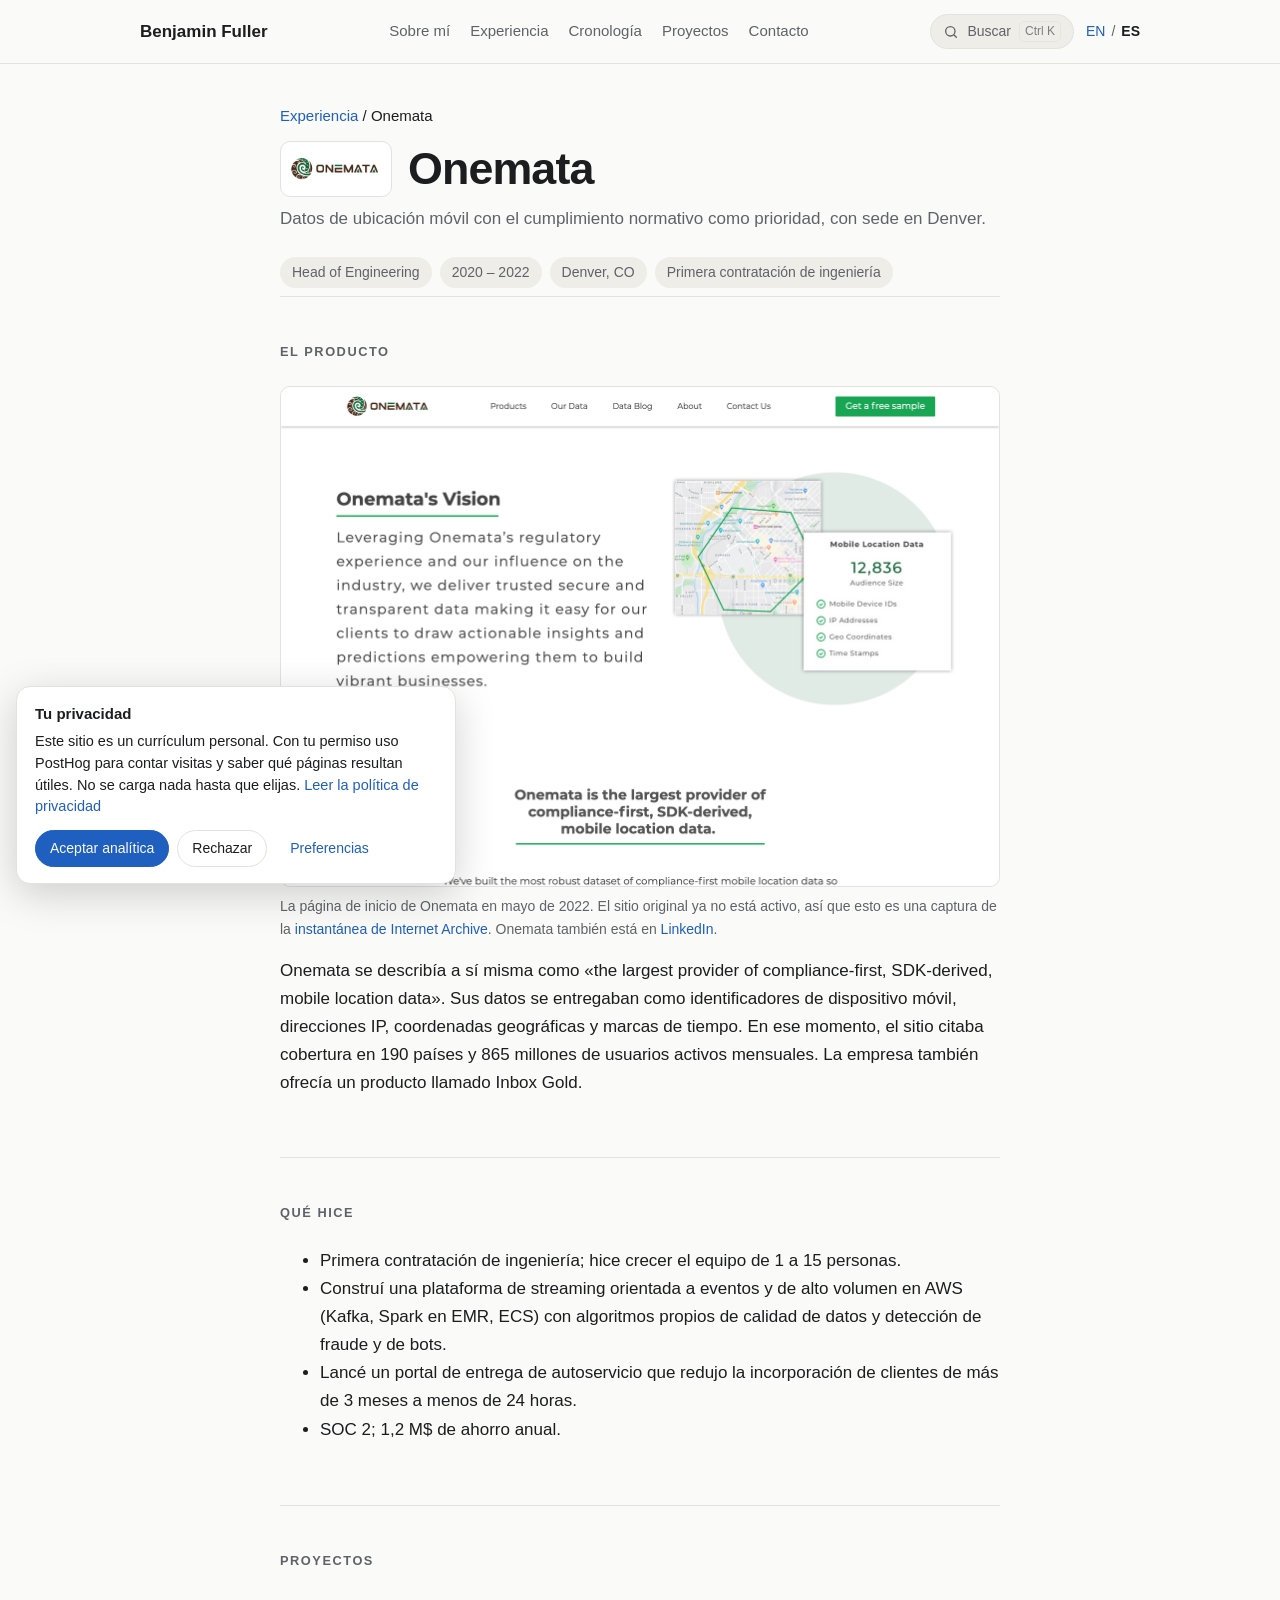
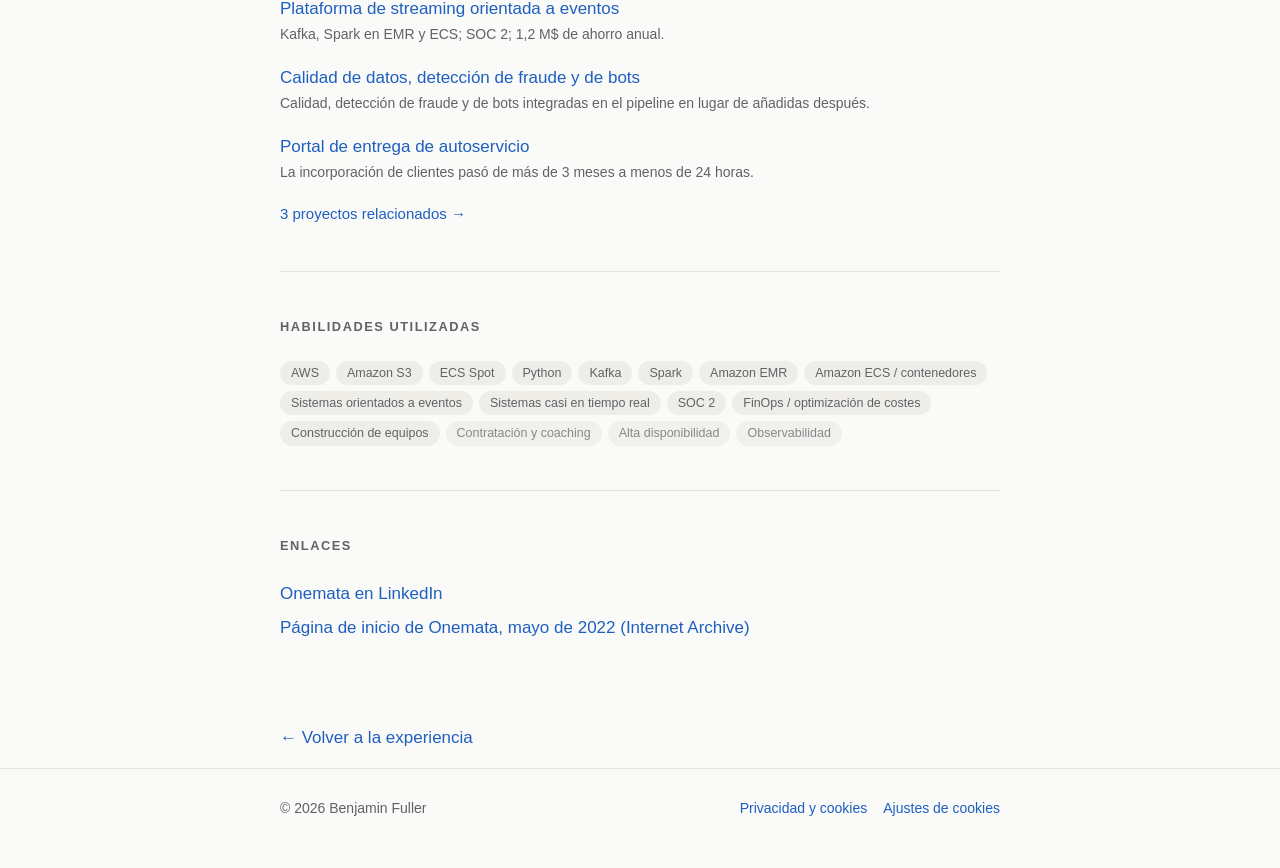
<file: es/onemata/index.html>
<!DOCTYPE html>
<html lang="es">
<head>
  <meta charset="utf-8">
  <meta name="viewport" content="width=device-width, initial-scale=1">
  <title>Onemata · Benjamin Fuller</title>
  <meta name="description" content="Head of Engineering en Onemata, una empresa de datos de ubicación móvil de Denver. Primera contratación de ingeniería; hice crecer el equipo de 1 a 15 personas.">
  <link rel="canonical" href="https://benfuller.me/es/onemata/">
  <link rel="alternate" hreflang="en" href="https://benfuller.me/onemata/">
  <link rel="alternate" hreflang="es" href="https://benfuller.me/es/onemata/">
  <link rel="alternate" hreflang="x-default" href="https://benfuller.me/onemata/">
  <meta property="og:title" content="Onemata · Benjamin Fuller">
  <meta property="og:description" content="Head of Engineering en Onemata, una empresa de datos de ubicación móvil de Denver. Primera contratación de ingeniería; hice crecer el equipo de 1 a 15 personas.">
  <meta property="og:type" content="article">
  <meta property="og:url" content="https://benfuller.me/es/onemata/">
  <meta property="og:image" content="https://benfuller.me/media/companies/onemata-2022.png">
  <meta property="og:locale" content="es_ES">
  <meta property="og:locale:alternate" content="en_US">
  <meta name="twitter:card" content="summary_large_image">
  <meta name="twitter:image" content="https://benfuller.me/media/companies/onemata-2022.png">
  <link rel="icon" href="/media/favicon.svg" type="image/svg+xml">
  <link rel="icon" href="/favicon.ico" sizes="48x48">
  <link rel="apple-touch-icon" href="/media/apple-touch-icon.png">
  <link rel="manifest" href="/media/site.webmanifest">
  <meta name="theme-color" content="#fafaf8" media="(prefers-color-scheme: light)">
  <meta name="theme-color" content="#121315" media="(prefers-color-scheme: dark)">
  <link rel="stylesheet" href="/style.css">
</head>
<body>
  <a class="skip" href="#main">Saltar al contenido</a>
  <header class="top">
    <div class="wrap hdr">
      <a class="brand" href="/es/">Benjamin Fuller</a>
      <div class="tools">
        <button type="button" class="search-btn" id="search-open" aria-label="Buscar en este sitio" aria-keyshortcuts="Control+K Meta+K">
          <svg aria-hidden="true" viewBox="0 0 24 24" width="16" height="16" fill="none" stroke="currentColor" stroke-width="2" stroke-linecap="round"><circle cx="11" cy="11" r="7"/><path d="m20 20-3.5-3.5"/></svg><span>Buscar</span><kbd>⌘K</kbd>
        </button>
        <span class="lang" role="group" aria-label="Language / Idioma"><a href="/onemata/" hreflang="en" lang="en" aria-label="View this site in English">EN</a><span aria-hidden="true">/</span><span class="cur" aria-current="true" lang="es">ES</span></span>
        <button type="button" class="menu-btn" id="menu-btn" aria-expanded="false" aria-controls="site-nav" aria-label="Menú"><span aria-hidden="true"></span></button>
      </div>
      <nav id="site-nav" aria-label="Principal">
        <a href="/es/#about">Sobre mí</a>
        <a href="/es/#experience">Experiencia</a>
        <a href="/es/cronologia/">Cronología</a>
        <a href="/es/#projects">Proyectos</a>
        <a href="/es/#contact">Contacto</a>
      </nav>
    </div>
  </header>
  <main class="wrap" id="main">
    <p class="crumb"><a href="/es/#experience">Experiencia</a> / Onemata</p>
    <div class="page-head">
      <div class="logos"><span class="logo "><img src="/media/logos/onemata.png" alt="Onemata logo" loading="lazy"></span></div>
      <h1 class="page-title">Onemata</h1>
    </div>
    <p class="page-sub">Datos de ubicación móvil con el cumplimiento normativo como prioridad, con sede en Denver.</p>
    <ul class="facts"><li>Head of Engineering</li><li>2020 – 2022</li><li>Denver, CO</li><li>Primera contratación de ingeniería</li></ul>
    

    <section>
      <h2>El producto</h2>
      <figure class="shot"><a href="https://web.archive.org/web/20220513214216/https://www.onemata.com/"><img src="/media/companies/onemata-2022.png" alt="Captura de la página de inicio de Onemata, mayo de 2022: «Onemata&#x27;s Vision» con un mapa de Denver y un panel de audiencia de datos de ubicación móvil." width="1440" height="1000" loading="lazy"></a><figcaption>La página de inicio de Onemata en mayo de 2022. El sitio original ya no está activo, así que esto es una captura de la <a href="https://web.archive.org/web/20220513214216/https://www.onemata.com/">instantánea de Internet Archive</a>. Onemata también está en <a href="https://www.linkedin.com/company/onemata">LinkedIn</a>.</figcaption></figure>
      <p>Onemata se describía a sí misma como «the largest provider of compliance-first, SDK-derived, mobile location data». Sus datos se entregaban como identificadores de dispositivo móvil, direcciones IP, coordenadas geográficas y marcas de tiempo. En ese momento, el sitio citaba cobertura en 190 países y 865 millones de usuarios activos mensuales. La empresa también ofrecía un producto llamado Inbox Gold.</p>
    </section>

    <section>
      <h2>Qué hice</h2>
      <ul><li>Primera contratación de ingeniería; hice crecer el equipo de 1 a 15 personas.</li><li>Construí una plataforma de streaming orientada a eventos y de alto volumen en AWS (Kafka, Spark en EMR, ECS) con algoritmos propios de calidad de datos y detección de fraude y de bots.</li><li>Lancé un portal de entrega de autoservicio que redujo la incorporación de clientes de más de 3 meses a menos de 24 horas.</li><li>SOC 2; 1,2 M$ de ahorro anual.</li></ul>
    </section>

    <section>
      <h2>Proyectos</h2>
      <ul class="press"><li><a href="/es/?project=onemata-streaming#p-onemata-streaming">Plataforma de streaming orientada a eventos</a><span class="src">Kafka, Spark en EMR y ECS; SOC 2; 1,2 M$ de ahorro anual.</span></li><li><a href="/es/?project=onemata-quality#p-onemata-quality">Calidad de datos, detección de fraude y de bots</a><span class="src">Calidad, detección de fraude y de bots integradas en el pipeline en lugar de añadidas después.</span></li><li><a href="/es/?project=onemata-portal#p-onemata-portal">Portal de entrega de autoservicio</a><span class="src">La incorporación de clientes pasó de más de 3 meses a menos de 24 horas.</span></li></ul>
      <p class="more"><a href="/es/?company=onemata#projects">3 proyectos relacionados →</a></p>
    </section>

    <section>
      <h2>Habilidades utilizadas</h2>
      <div class="tags"><a class="tag" href="/es/?skill=aws#projects" data-skill="aws" title="4 proyectos · 4 puestos">AWS</a> <a class="tag" href="/es/?skill=s3#projects" data-skill="s3" title="1 proyecto · 1 puesto">Amazon S3</a> <a class="tag" href="/es/?skill=ecs-spot#projects" data-skill="ecs-spot" title="1 proyecto · 1 puesto">ECS Spot</a> <a class="tag" href="/es/?skill=python#projects" data-skill="python" title="1 proyecto · 1 puesto">Python</a> <a class="tag" href="/es/?skill=kafka#projects" data-skill="kafka" title="2 proyectos · 1 puesto">Kafka</a> <a class="tag" href="/es/?skill=spark#projects" data-skill="spark" title="1 proyecto · 1 puesto">Spark</a> <a class="tag" href="/es/?skill=emr#projects" data-skill="emr" title="1 proyecto · 1 puesto">Amazon EMR</a> <a class="tag" href="/es/?skill=ecs#projects" data-skill="ecs" title="1 proyecto · 1 puesto">Amazon ECS / contenedores</a> <a class="tag" href="/es/?skill=event-driven#projects" data-skill="event-driven" title="2 proyectos · 1 puesto">Sistemas orientados a eventos</a> <a class="tag" href="/es/?skill=near-real-time#projects" data-skill="near-real-time" title="1 proyecto · 1 puesto">Sistemas casi en tiempo real</a> <a class="tag" href="/es/?skill=soc2#projects" data-skill="soc2" title="1 proyecto · 1 puesto">SOC 2</a> <a class="tag" href="/es/?skill=finops#projects" data-skill="finops" title="2 proyectos · 2 puestos">FinOps / optimización de costes</a> <a class="tag" href="/es/?skill=team#projects" data-skill="team" title="5 proyectos · 4 puestos">Construcción de equipos</a> <span class="tag off" title="0 proyectos · 3 puestos">Contratación y coaching</span> <span class="tag off" title="0 proyectos · 1 puesto">Alta disponibilidad</span> <span class="tag off" title="0 proyectos · 1 puesto">Observabilidad</span></div>
    </section>

    <section>
      <h2>Enlaces</h2>
      <ul class="plain"><li><a href="https://www.linkedin.com/company/onemata" rel="noopener">Onemata en LinkedIn</a></li><li><a href="https://web.archive.org/web/20220513214216/https://www.onemata.com/" rel="noopener">Página de inicio de Onemata, mayo de 2022 (Internet Archive)</a></li></ul>
    </section>

    <p class="back"><a href="/es/#experience">← Volver a la experiencia</a></p>
  </main>
  <footer>
    <div class="wrap">
      <span>&copy; 2026 Benjamin Fuller</span>
      <span class="foot-links">
        <a href="/es/privacidad/">Privacidad y cookies</a>
        <button type="button" class="linklike" data-open-cookies>Ajustes de cookies</button>
      </span>
    </div>
  </footer>
  <script type="application/json" id="site-config">{"lang": "es", "home": "/es/", "searchIndex": "/es/search-index.json", "privacy": "/es/privacidad/", "posthog": {"key": "", "host": "https://eu.i.posthog.com"}, "ui": {"search": "Ir a un puesto, proyecto, habilidad…", "empty": "Sin resultados. Prueba con una tecnología, empresa o año.", "hint": "↑↓ para moverte · Intro para abrir · Esc para cerrar", "types": {"faq": "Cómo trabajo", "section": "Secciones", "role": "Experiencia", "project": "Proyectos", "skill": "Habilidades", "press": "Prensa", "action": "Acciones"}, "count": "{n} de {total} proyectos", "total": "{total} proyectos", "searchAria": "Buscar en este sitio", "top": "Volver arriba", "consent": {"title": "Tu privacidad", "text": "Este sitio es un currículum personal. Con tu permiso uso PostHog para contar visitas y saber qué páginas resultan útiles. No se carga nada hasta que elijas.", "accept": "Aceptar analítica", "reject": "Rechazar", "prefs": "Preferencias", "save": "Guardar elección", "necessary": "Necesarias", "necessary_d": "Recuerda tu elección de cookies en este dispositivo. Siempre activas.", "analytics": "Analítica (PostHog)", "analytics_d": "Visitas a páginas y clics anónimos, alojados en la UE. Desactivada salvo que la permitas.", "more": "Leer la política de privacidad", "close": "Cerrar"}}}</script>
  <script src="/site.js" defer></script>
  <script src="/consent.js" defer></script>
</body>
</html>
</file>
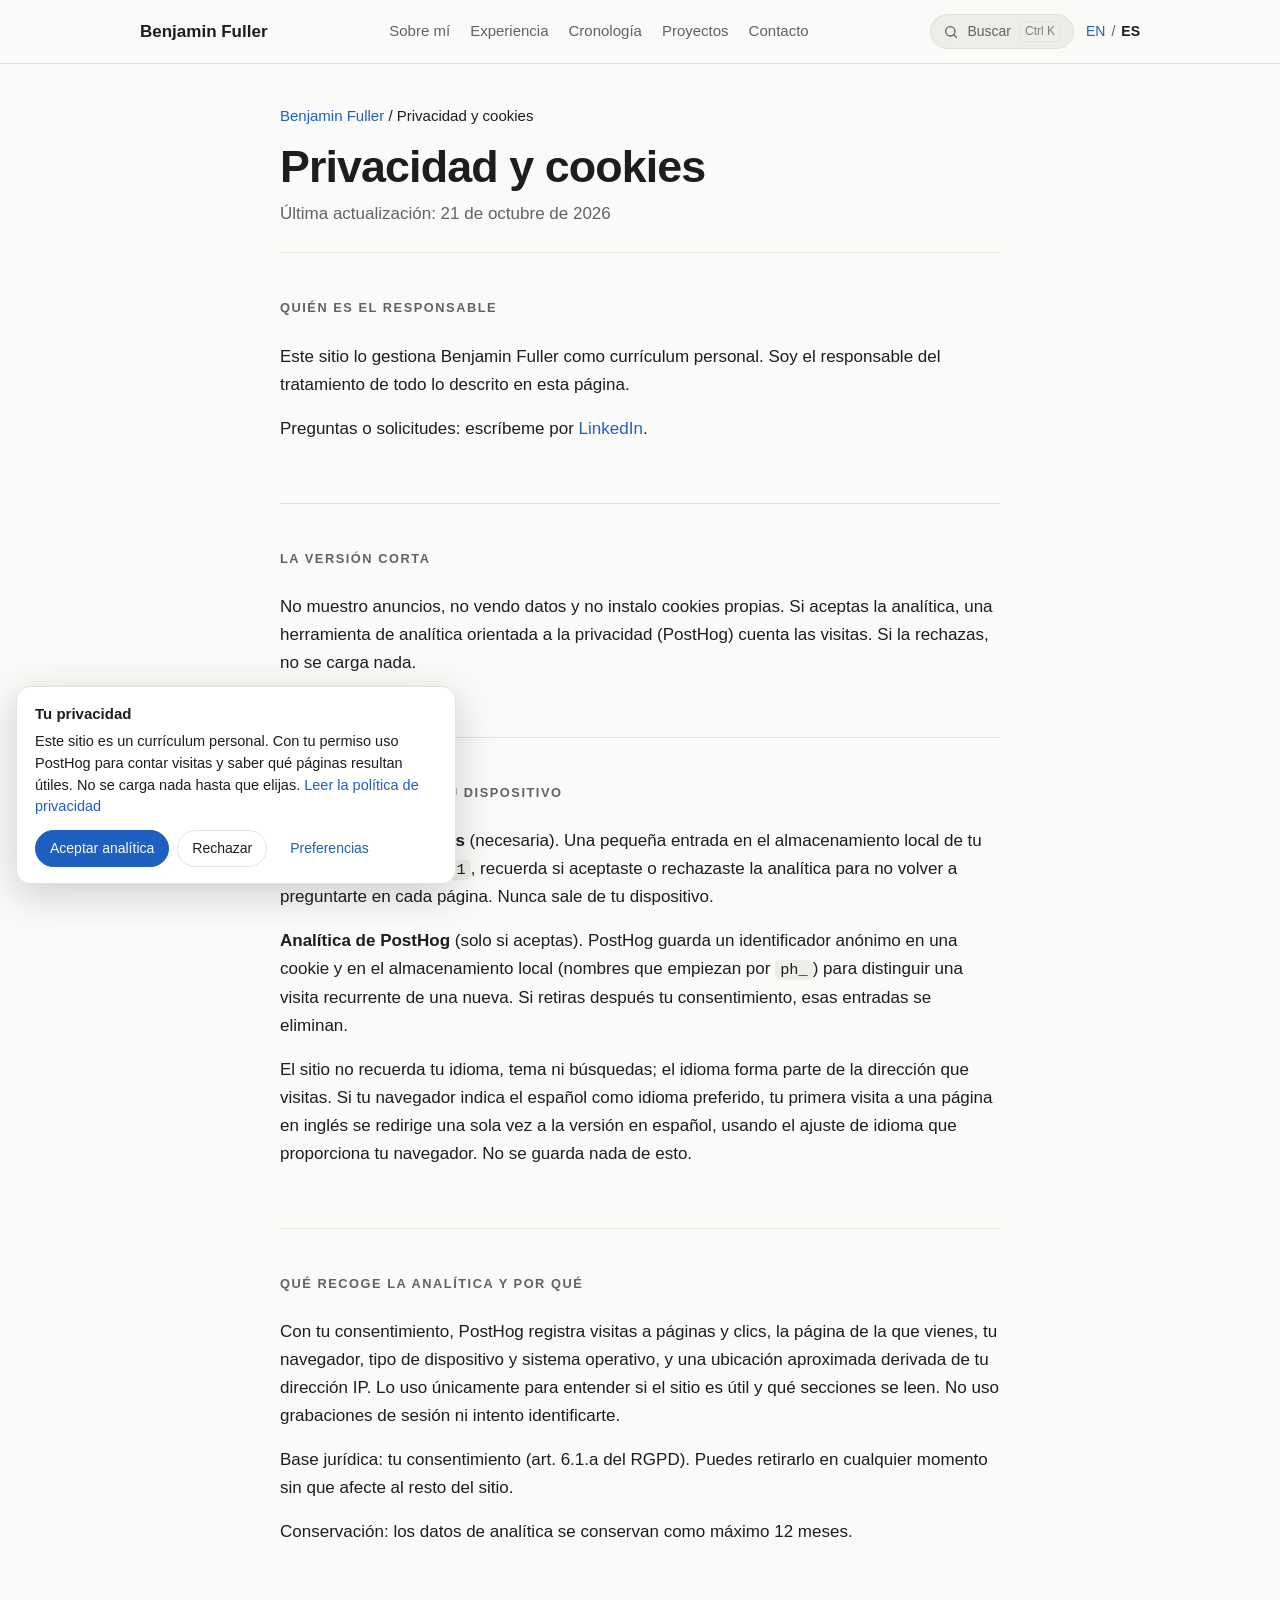
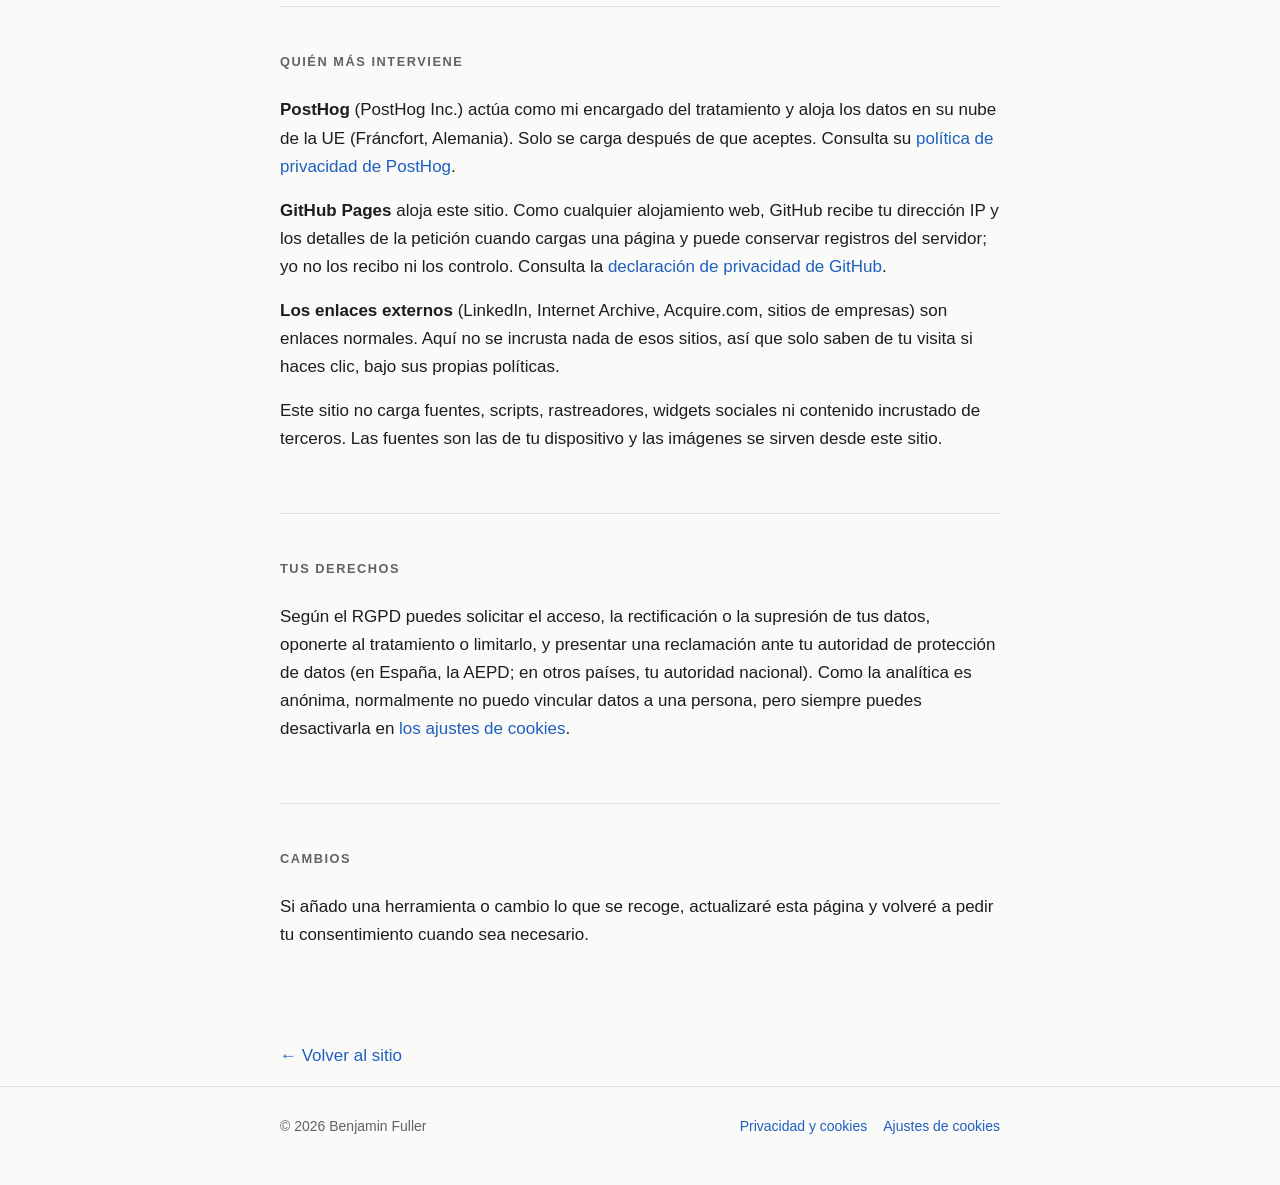
<file: es/privacidad/index.html>
<!DOCTYPE html>
<html lang="es">
<head>
  <meta charset="utf-8">
  <meta name="viewport" content="width=device-width, initial-scale=1">
  <title>Privacidad y cookies · Benjamin Fuller</title>
  <meta name="description" content="Cómo gestiona este sitio las cookies y la analítica.">
  <link rel="canonical" href="https://benfuller.me/es/privacidad/">
  <link rel="alternate" hreflang="en" href="https://benfuller.me/privacy/">
  <link rel="alternate" hreflang="es" href="https://benfuller.me/es/privacidad/">
  <link rel="alternate" hreflang="x-default" href="https://benfuller.me/privacy/">
  <meta property="og:title" content="Privacidad y cookies · Benjamin Fuller">
  <meta property="og:description" content="Cómo gestiona este sitio las cookies y la analítica.">
  <meta property="og:type" content="website">
  <meta property="og:url" content="https://benfuller.me/es/privacidad/">
  <meta property="og:image" content="https://benfuller.me/media/og-card.png">
  <meta property="og:locale" content="es_ES">
  <meta property="og:locale:alternate" content="en_US">
  <meta name="twitter:card" content="summary_large_image">
  <meta name="twitter:image" content="https://benfuller.me/media/og-card.png">
  <link rel="icon" href="/media/favicon.svg" type="image/svg+xml">
  <link rel="icon" href="/favicon.ico" sizes="48x48">
  <link rel="apple-touch-icon" href="/media/apple-touch-icon.png">
  <link rel="manifest" href="/media/site.webmanifest">
  <meta name="theme-color" content="#fafaf8" media="(prefers-color-scheme: light)">
  <meta name="theme-color" content="#121315" media="(prefers-color-scheme: dark)">
  <link rel="stylesheet" href="/style.css">
</head>
<body>
  <a class="skip" href="#main">Saltar al contenido</a>
  <header class="top">
    <div class="wrap hdr">
      <a class="brand" href="/es/">Benjamin Fuller</a>
      <div class="tools">
        <button type="button" class="search-btn" id="search-open" aria-label="Buscar en este sitio" aria-keyshortcuts="Control+K Meta+K">
          <svg aria-hidden="true" viewBox="0 0 24 24" width="16" height="16" fill="none" stroke="currentColor" stroke-width="2" stroke-linecap="round"><circle cx="11" cy="11" r="7"/><path d="m20 20-3.5-3.5"/></svg><span>Buscar</span><kbd>⌘K</kbd>
        </button>
        <span class="lang" role="group" aria-label="Language / Idioma"><a href="/privacy/" hreflang="en" lang="en" aria-label="View this site in English">EN</a><span aria-hidden="true">/</span><span class="cur" aria-current="true" lang="es">ES</span></span>
        <button type="button" class="menu-btn" id="menu-btn" aria-expanded="false" aria-controls="site-nav" aria-label="Menú"><span aria-hidden="true"></span></button>
      </div>
      <nav id="site-nav" aria-label="Principal">
        <a href="/es/#about">Sobre mí</a>
        <a href="/es/#experience">Experiencia</a>
        <a href="/es/cronologia/">Cronología</a>
        <a href="/es/#projects">Proyectos</a>
        <a href="/es/#contact">Contacto</a>
      </nav>
    </div>
  </header>
  <main class="wrap" id="main">
    <p class="crumb"><a href="/es/">Benjamin Fuller</a> / Privacidad y cookies</p>
    <h1 class="page-title">Privacidad y cookies</h1>
    <p class="page-sub">Última actualización: 21 de octubre de 2026</p>
    <section>
      <h2>Quién es el responsable</h2>
      <p>Este sitio lo gestiona Benjamin Fuller como currículum personal. Soy el responsable del tratamiento de todo lo descrito en esta página.</p>
      <p>Preguntas o solicitudes: escríbeme por <a href="https://www.linkedin.com/in/benjamin-fuller-in">LinkedIn</a>.</p>
    </section>
    <section>
      <h2>La versión corta</h2>
      <p>No muestro anuncios, no vendo datos y no instalo cookies propias. Si aceptas la analítica, una herramienta de analítica orientada a la privacidad (PostHog) cuenta las visitas. Si la rechazas, no se carga nada.</p>
    </section>
    <section>
      <h2>Qué se guarda en tu dispositivo</h2>
      <p><strong>Tu elección de cookies</strong> (necesaria). Una pequeña entrada en el almacenamiento local de tu navegador, <code>consent.v1</code>, recuerda si aceptaste o rechazaste la analítica para no volver a preguntarte en cada página. Nunca sale de tu dispositivo.</p>
      <p><strong>Analítica de PostHog</strong> (solo si aceptas). PostHog guarda un identificador anónimo en una cookie y en el almacenamiento local (nombres que empiezan por <code>ph_</code>) para distinguir una visita recurrente de una nueva. Si retiras después tu consentimiento, esas entradas se eliminan.</p>
      <p>El sitio no recuerda tu idioma, tema ni búsquedas; el idioma forma parte de la dirección que visitas. Si tu navegador indica el español como idioma preferido, tu primera visita a una página en inglés se redirige una sola vez a la versión en español, usando el ajuste de idioma que proporciona tu navegador. No se guarda nada de esto.</p>
    </section>
    <section>
      <h2>Qué recoge la analítica y por qué</h2>
      <p>Con tu consentimiento, PostHog registra visitas a páginas y clics, la página de la que vienes, tu navegador, tipo de dispositivo y sistema operativo, y una ubicación aproximada derivada de tu dirección IP. Lo uso únicamente para entender si el sitio es útil y qué secciones se leen. No uso grabaciones de sesión ni intento identificarte.</p>
      <p>Base jurídica: tu consentimiento (art. 6.1.a del RGPD). Puedes retirarlo en cualquier momento sin que afecte al resto del sitio.</p>
      <p>Conservación: los datos de analítica se conservan como máximo 12 meses.</p>
    </section>
    <section>
      <h2>Quién más interviene</h2>
      <p><strong>PostHog</strong> (PostHog Inc.) actúa como mi encargado del tratamiento y aloja los datos en su nube de la UE (Fráncfort, Alemania). Solo se carga después de que aceptes. Consulta su <a href="https://posthog.com/privacy">política de privacidad de PostHog</a>.</p>
      <p><strong>GitHub Pages</strong> aloja este sitio. Como cualquier alojamiento web, GitHub recibe tu dirección IP y los detalles de la petición cuando cargas una página y puede conservar registros del servidor; yo no los recibo ni los controlo. Consulta la <a href="https://docs.github.com/en/site-policy/privacy-policies/github-general-privacy-statement">declaración de privacidad de GitHub</a>.</p>
      <p><strong>Los enlaces externos</strong> (LinkedIn, Internet Archive, Acquire.com, sitios de empresas) son enlaces normales. Aquí no se incrusta nada de esos sitios, así que solo saben de tu visita si haces clic, bajo sus propias políticas.</p>
      <p>Este sitio no carga fuentes, scripts, rastreadores, widgets sociales ni contenido incrustado de terceros. Las fuentes son las de tu dispositivo y las imágenes se sirven desde este sitio.</p>
    </section>
    <section>
      <h2>Tus derechos</h2>
      <p>Según el RGPD puedes solicitar el acceso, la rectificación o la supresión de tus datos, oponerte al tratamiento o limitarlo, y presentar una reclamación ante tu autoridad de protección de datos (en España, la AEPD; en otros países, tu autoridad nacional). Como la analítica es anónima, normalmente no puedo vincular datos a una persona, pero siempre puedes desactivarla en <a href="#" role="button" data-open-cookies>los ajustes de cookies</a>.</p>
    </section>
    <section>
      <h2>Cambios</h2>
      <p>Si añado una herramienta o cambio lo que se recoge, actualizaré esta página y volveré a pedir tu consentimiento cuando sea necesario.</p>
    </section>
    <p class="back"><a href="/es/">← Volver al sitio</a></p>
  </main>
  <footer>
    <div class="wrap">
      <span>&copy; 2026 Benjamin Fuller</span>
      <span class="foot-links">
        <a href="/es/privacidad/">Privacidad y cookies</a>
        <button type="button" class="linklike" data-open-cookies>Ajustes de cookies</button>
      </span>
    </div>
  </footer>
  <script type="application/json" id="site-config">{"lang": "es", "home": "/es/", "searchIndex": "/es/search-index.json", "privacy": "/es/privacidad/", "posthog": {"key": "", "host": "https://eu.i.posthog.com"}, "ui": {"search": "Ir a un puesto, proyecto, habilidad…", "empty": "Sin resultados. Prueba con una tecnología, empresa o año.", "hint": "↑↓ para moverte · Intro para abrir · Esc para cerrar", "types": {"faq": "Cómo trabajo", "section": "Secciones", "role": "Experiencia", "project": "Proyectos", "skill": "Habilidades", "press": "Prensa", "action": "Acciones"}, "count": "{n} de {total} proyectos", "total": "{total} proyectos", "searchAria": "Buscar en este sitio", "top": "Volver arriba", "consent": {"title": "Tu privacidad", "text": "Este sitio es un currículum personal. Con tu permiso uso PostHog para contar visitas y saber qué páginas resultan útiles. No se carga nada hasta que elijas.", "accept": "Aceptar analítica", "reject": "Rechazar", "prefs": "Preferencias", "save": "Guardar elección", "necessary": "Necesarias", "necessary_d": "Recuerda tu elección de cookies en este dispositivo. Siempre activas.", "analytics": "Analítica (PostHog)", "analytics_d": "Visitas a páginas y clics anónimos, alojados en la UE. Desactivada salvo que la permitas.", "more": "Leer la política de privacidad", "close": "Cerrar"}}}</script>
  <script src="/site.js" defer></script>
  <script src="/consent.js" defer></script>
</body>
</html>
</file>
<file: style.css>
:root {
  --bg: #fafaf8;
  --fg: #1c1d1f;
  --muted: #5f6368;
  --line: #e3e2dd;
  --accent: #1f5fbf;
  --chip: #eeede8;
  --card: #ffffff;
  --shadow: 0 10px 40px rgba(0, 0, 0, .18);
}
@media (prefers-color-scheme: dark) {
  :root {
    --bg: #121315;
    --fg: #e8e8e6;
    --muted: #9a9da3;
    --line: #2a2c30;
    --accent: #7ab0ff;
    --chip: #1d1f23;
    --card: #1a1b1e;
    --shadow: 0 10px 40px rgba(0, 0, 0, .6);
  }
}
* { box-sizing: border-box; }
html { scroll-behavior: smooth; scroll-padding-top: 88px; }
html.no-scroll { overflow: hidden; }
@media (prefers-reduced-motion: reduce) { html { scroll-behavior: auto; } }
body {
  margin: 0;
  background: var(--bg);
  color: var(--fg);
  font: 17px/1.65 -apple-system, BlinkMacSystemFont, "Segoe UI", Roboto, Helvetica, Arial, sans-serif;
  -webkit-font-smoothing: antialiased;
}
a { color: var(--accent); text-decoration: none; }
a:hover { text-decoration: underline; }
:focus-visible { outline: 2px solid var(--accent); outline-offset: 2px; border-radius: 4px; }
.wrap { max-width: 760px; margin: 0 auto; padding: 0 20px; }
p { margin: 0 0 16px; }
.skip { position: absolute; left: -999px; top: 8px; background: var(--card); padding: 8px 12px; border-radius: 8px; z-index: 100; }
.skip:focus { left: 8px; }

.linklike { font: inherit; background: none; border: 0; padding: 0; color: var(--accent); cursor: pointer; }
.linklike:hover { text-decoration: underline; }

/* header */
header.top { padding: 14px 0; border-bottom: 1px solid var(--line); position: sticky; top: 0; z-index: 20; background: color-mix(in srgb, var(--bg) 92%, transparent); backdrop-filter: blur(8px); }
.hdr { display: flex; align-items: center; gap: 16px; flex-wrap: wrap; }
.brand { font-weight: 700; color: var(--fg); margin-right: auto; white-space: nowrap; }
nav { display: flex; gap: 4px 14px; flex-wrap: wrap; order: 2; flex-basis: 100%; }
nav a { white-space: nowrap; }
nav a { color: var(--muted); font-size: 15px; }
nav a:hover { color: var(--fg); text-decoration: none; }
.tools { display: flex; align-items: center; gap: 12px; order: 1; }
.search-btn { display: inline-flex; align-items: center; gap: 8px; font: inherit; font-size: 14px; color: var(--muted); background: var(--chip); border: 1px solid var(--line); border-radius: 999px; padding: 5px 12px; cursor: pointer; white-space: nowrap; }
.search-btn:hover { color: var(--fg); border-color: var(--accent); }
.search-btn kbd { font: inherit; font-size: 12px; opacity: .8; border: 1px solid var(--line); border-radius: 5px; padding: 0 5px; }
.lang { font-size: 14px; color: var(--muted); display: inline-flex; gap: 6px; white-space: nowrap; }
.lang .cur { color: var(--fg); font-weight: 700; }
/* wide screens: one row, in a container wider than the reading column so nothing wraps */
@media (min-width: 1040px) {
  .hdr.wrap { max-width: 1040px; }
  .hdr { flex-wrap: nowrap; }
  .brand { margin-right: 0; }
  nav { order: 1; margin: 0 auto; flex-basis: auto; flex-wrap: nowrap; gap: 4px 20px; }
  .tools { order: 2; }
}

/* hero */
.hero { padding: 64px 0 28px; }
.hero-top { display: flex; align-items: center; gap: 24px; margin-bottom: 20px; }
.headshot { width: 120px; height: 120px; border-radius: 50%; object-fit: cover; object-position: center 20%; flex: none; border: 1px solid var(--line); }
.hero h1 { font-size: clamp(2.2rem, 6vw, 3.2rem); line-height: 1.1; margin: 0 0 8px; letter-spacing: -0.02em; }
.hero .role { font-size: 1.15rem; color: var(--muted); margin: 0; }
.hero .tagline { font-size: 1.3rem; line-height: 1.45; margin: 0 0 24px; }
.meta { color: var(--muted); font-size: 15px; margin: 0 0 8px; }
.domains { color: var(--muted); font-size: 15px; margin: 0 0 16px; }
.links a { display: inline-block; margin: 0 8px 8px 0; padding: 8px 16px; border: 1px solid var(--line); border-radius: 999px; color: var(--fg); font-size: 15px; }
.links a:hover { border-color: var(--accent); color: var(--accent); text-decoration: none; }

.strip { display: grid; grid-template-columns: 1fr; gap: 10px; margin: 8px 0 40px; }
.strip div { border: 1px solid var(--line); border-radius: 10px; padding: 12px 14px; font-size: 15px; line-height: 1.4; }
.strip b { display: block; font-size: 12px; text-transform: uppercase; letter-spacing: 0.1em; color: var(--muted); margin-bottom: 2px; }
@media (min-width: 700px) { .strip { grid-template-columns: repeat(3, 1fr); } }

section { padding: 44px 0; border-top: 1px solid var(--line); }
h2 { font-size: 0.8rem; text-transform: uppercase; letter-spacing: 0.12em; color: var(--muted); margin: 0 0 24px; }
.lede { color: var(--muted); }

.pillars { list-style: none; padding: 0; margin: 0; }
.pillars li { margin-bottom: 16px; }
.pillars strong { display: block; }

/* experience */
.job { margin-bottom: 40px; }
.job:last-child { margin-bottom: 0; }
.job h3 { margin: 0; font-size: 1.2rem; line-height: 1.3; }
.job .co { color: var(--muted); font-weight: 400; }
.job .when { color: var(--muted); font-size: 15px; margin: 2px 0 0; }
.job ul { margin: 0; padding-left: 20px; }
.job li { margin-bottom: 6px; }
.job-head { display: flex; align-items: center; gap: 16px; margin-bottom: 12px; flex-wrap: wrap; }
.logos { display: flex; gap: 8px; flex: none; }
a.logos { text-decoration: none; }
a.logos .logo { transition: border-color .15s, transform .15s; }
a.logos:hover .logo, a.logos:focus-visible .logo { border-color: var(--accent); }
a.logos:hover .logo { transform: translateY(-1px); }
.logo { display: flex; align-items: center; justify-content: center; width: 112px; height: 56px; padding: 8px 10px; background: #fff; border: 1px solid var(--line); border-radius: 10px; }
.logo.dark { background: #1c1d1f; }
.logo img { max-width: 100%; max-height: 100%; object-fit: contain; }
.more { margin: 12px 0 0; font-size: 15px; }
.more + .more { margin-top: 4px; }

details > summary { cursor: pointer; }
.count { display: inline-block; min-width: 1.6em; padding: 0 6px; margin-left: 4px; text-align: center; font-size: 12px; color: var(--muted); background: var(--chip); border-radius: 999px; }

/* one row of links under each role */
.job-actions { display: flex; flex-wrap: wrap; align-items: baseline; gap: 6px 20px; margin-top: 14px; font-size: 15px; }
.skills-toggle { font: inherit; color: var(--accent); background: none; border: 0; padding: 0; cursor: pointer; }
.skills-toggle[hidden] { display: none; }
.skills-toggle .chev { display: inline-block; width: 7px; height: 7px; margin: 0 2px 2px 7px; border-right: 2px solid currentColor; border-bottom: 2px solid currentColor; transform: rotate(45deg); transition: transform .15s; }
.skills-toggle[aria-expanded="true"] .chev { transform: rotate(-135deg) translate(-2px, -2px); }
.skills-panel { margin-top: 12px; }
.skills-panel[hidden] { display: none; }

/* tags / chips */
.tags { display: flex; flex-wrap: wrap; gap: 6px; margin: 10px 0 0; }
.tag, .skill, .chip, .co-chip { font: inherit; font-size: 13px; line-height: 1.3; border-radius: 999px; border: 1px solid var(--line); color: var(--fg); padding: 3px 11px; background: transparent; cursor: pointer; }
.tag:hover, .skill:hover, .chip:hover, .co-chip:hover { border-color: var(--accent); text-decoration: none; }
.tag, .skill { background: var(--chip); border-color: transparent; color: var(--muted); font-size: 12.5px; padding: 3px 10px; }
.tag.on, .co-chip.on, .chip[aria-pressed="true"] { background: var(--accent); border-color: var(--accent); color: var(--bg); }
.tag.off, .skill.off { cursor: default; opacity: .75; }
.tag.off:hover, .skill.off:hover { border-color: transparent; }
.skill .n { margin-left: 6px; font-size: 11px; opacity: .8; }

/* projects */
.filters { margin-bottom: 24px; }
.filter-row { display: flex; gap: 12px; align-items: baseline; margin-bottom: 10px; }
.filter-row > span { flex: none; width: 70px; font-size: 13px; color: var(--muted); }
.filter-row > div { display: flex; flex-wrap: wrap; gap: 6px; }
.skillfilter { margin: 4px 0 10px; font-size: 14px; }
.skillfilter summary { color: var(--accent); }
.sg { margin-top: 12px; }
.sg > span { display: block; font-size: 12px; text-transform: uppercase; letter-spacing: .08em; color: var(--muted); margin-bottom: 4px; }
.sg > div { display: flex; flex-wrap: wrap; gap: 6px; }
.filter-status { font-size: 14px; color: var(--muted); margin: 4px 0 0; }
.proj-list { display: grid; grid-template-columns: 1fr; gap: 16px; }
@media (min-width: 700px) { .proj-list { grid-template-columns: 1fr 1fr; } }
.proj { border: 1px solid var(--line); border-radius: 12px; padding: 16px 18px; background: var(--card); min-width: 0; }
.proj[hidden] { display: none; }
.proj h3 { font-size: 1.05rem; line-height: 1.3; margin: 10px 0 6px; }
.proj p { font-size: 15px; margin: 0 0 8px; }
.proj .outcome b { display: block; font-size: 11px; text-transform: uppercase; letter-spacing: .1em; color: var(--muted); font-weight: 600; }
.proj .status { font-style: normal; font-size: 11px; font-weight: 600; letter-spacing: .06em; text-transform: uppercase; color: var(--accent); border: 1px solid var(--accent); border-radius: 999px; padding: 1px 8px; margin-right: 6px; white-space: nowrap; }
.proj-meta { display: flex; justify-content: space-between; align-items: center; gap: 8px; font-size: 13px; color: var(--muted); }
.proj details { margin-top: 10px; font-size: 15px; }
.proj summary { color: var(--accent); }
.proj dl { margin: 10px 0 0; }
.proj dt, .proj h4 { font-size: 12px; text-transform: uppercase; letter-spacing: 0.1em; color: var(--muted); margin: 12px 0 0; font-weight: 600; }
.proj dd { margin: 2px 0 0; }

/* skills */
.skillcat { border-top: 1px solid var(--line); padding: 14px 0; }
.skillcat:first-of-type { border-top: 0; padding-top: 0; }
.skillcat summary { list-style: none; display: block; position: relative; padding-right: 28px; }
.skillcat summary::-webkit-details-marker { display: none; }
.skillcat summary::after { content: "+"; position: absolute; right: 4px; top: 0; color: var(--muted); font-size: 20px; line-height: 1.2; }
.skillcat[open] summary::after { content: "–"; }
.skillcat .sum { display: block; color: var(--muted); font-size: 15px; margin-top: 2px; }

/* how I work: Q&A accordion */
.qa-list { border-top: 1px solid var(--line); }
.qa { border-bottom: 1px solid var(--line); padding: 14px 0; }
.qa summary { list-style: none; position: relative; padding-right: 30px; font-weight: 600; font-size: 1.04rem; line-height: 1.4; cursor: pointer; }
.qa summary::-webkit-details-marker { display: none; }
.qa summary::after { content: "+"; position: absolute; right: 4px; top: -1px; color: var(--muted); font-size: 22px; font-weight: 400; line-height: 1.3; }
.qa[open] summary::after { content: "\2013"; }
.qa summary:hover { color: var(--accent); }
.qa p { margin: 10px 30px 2px 0; color: var(--fg); }

/* press */
.press { list-style: none; padding: 0; margin: 0; }
.press li { margin-bottom: 18px; }
.press .src { display: block; color: var(--muted); font-size: 14px; }

/* secondary pages */
.crumb { font-size: 15px; margin: 40px 0 0; }
.page-head { display: flex; align-items: center; gap: 16px; flex-wrap: wrap; margin-top: 12px; }
.page-title { font-size: clamp(2rem, 5vw, 2.8rem); line-height: 1.15; margin: 12px 0 8px; letter-spacing: -0.02em; }
.page-head .page-title { margin: 0; }
.page-sub { color: var(--muted); margin: 8px 0 24px; }
.facts { display: flex; flex-wrap: wrap; gap: 8px; list-style: none; padding: 0; margin: 0 0 8px; }
.facts li { background: var(--chip); border-radius: 999px; padding: 4px 12px; font-size: 14px; color: var(--muted); }
figure.shot { margin: 0 0 16px; }
figure.shot img { width: 100%; height: auto; display: block; border: 1px solid var(--line); border-radius: 10px; }
figure.shot figcaption { font-size: 14px; color: var(--muted); margin-top: 8px; }
.back { padding: 32px 0 0; }
code { font-size: .9em; background: var(--chip); padding: 1px 5px; border-radius: 5px; }

footer { padding: 28px 0 48px; border-top: 1px solid var(--line); color: var(--muted); font-size: 14px; }
footer .wrap { display: flex; justify-content: space-between; flex-wrap: wrap; gap: 8px 20px; }
.foot-links { display: inline-flex; gap: 16px; }

/* flash highlight when jumping to an item */
@keyframes flash { from { box-shadow: 0 0 0 3px var(--accent); } to { box-shadow: 0 0 0 3px transparent; } }
.flash { animation: flash 1.6s ease-out; border-radius: 12px; }

/* search palette */
.palette { position: fixed; inset: 0; z-index: 60; display: flex; justify-content: center; align-items: flex-start; padding: 12vh 16px 0; }
.palette[hidden] { display: none; }
.palette-backdrop { position: absolute; inset: 0; background: rgba(0, 0, 0, .45); backdrop-filter: blur(2px); }
.palette-box { position: relative; width: 100%; max-width: 620px; background: var(--card); border: 1px solid var(--line); border-radius: 14px; box-shadow: var(--shadow); overflow: hidden; }
.palette-input { display: flex; align-items: center; gap: 10px; padding: 14px 16px; border-bottom: 1px solid var(--line); color: var(--muted); }
.palette-input input { flex: 1; font: inherit; font-size: 17px; color: var(--fg); background: transparent; border: 0; outline: 0; min-width: 0; }
#palette-list { list-style: none; margin: 0; padding: 6px; max-height: min(52vh, 420px); overflow-y: auto; }
#palette-list li { display: grid; grid-template-columns: auto 1fr; gap: 2px 10px; align-items: baseline; padding: 9px 12px; border-radius: 8px; cursor: pointer; }
#palette-list li[aria-selected="true"] { background: var(--chip); }
#palette-list .badge { grid-row: 1; font-size: 10.5px; text-transform: uppercase; letter-spacing: .08em; color: var(--muted); border: 1px solid var(--line); border-radius: 999px; padding: 1px 8px; min-width: 76px; text-align: center; }
#palette-list .ttl { font-size: 15.5px; line-height: 1.35; }
#palette-list .sub { grid-column: 2; font-size: 13px; color: var(--muted); }
#palette-list .empty { display: block; color: var(--muted); cursor: default; }
.palette-hint { margin: 0; padding: 8px 16px; font-size: 12.5px; color: var(--muted); border-top: 1px solid var(--line); }

/* consent banner */
.consent { position: fixed; left: 16px; bottom: 16px; right: 16px; max-width: 440px; z-index: 50; background: var(--card); border: 1px solid var(--line); border-radius: 14px; box-shadow: var(--shadow); padding: 16px 18px; font-size: 14.5px; line-height: 1.5; }
.consent[hidden] { display: none; }
.consent h2 { font-size: 15px; text-transform: none; letter-spacing: 0; color: var(--fg); margin: 0 0 6px; }
.consent p { margin: 0 0 12px; }
.consent-prefs { margin: 0 0 12px; display: grid; gap: 10px; }
.consent-prefs[hidden] { display: none; }
.consent-prefs label { display: flex; gap: 10px; align-items: flex-start; }
.consent-prefs small { display: block; color: var(--muted); }
.consent-actions { display: flex; flex-wrap: wrap; gap: 8px; }
.btn { font: inherit; font-size: 14px; padding: 7px 14px; border-radius: 999px; border: 1px solid var(--line); background: transparent; color: var(--fg); cursor: pointer; }
.btn:hover { border-color: var(--accent); }
.btn.primary { background: var(--accent); border-color: var(--accent); color: var(--bg); }
.btn.ghost { border-color: transparent; color: var(--accent); }
.btn[hidden] { display: none; }

/* timeline page: vertical line with dots, newest first */
:root { --c-altisource: #2f9e6b; --c-onemata: #d98a1f; --c-insidepartners: #1f5fbf; --c-nymblr: #d6452d; --c-press: #7b5cd6; }
@media (prefers-color-scheme: dark) {
  :root { --c-altisource: #4cc38a; --c-onemata: #f0a93a; --c-insidepartners: #6da5ff; --c-nymblr: #ff7a63; --c-press: #a58bff; }
}
.tl-toggles { border: 0; padding: 0; margin: 0 0 14px; display: flex; flex-wrap: wrap; gap: 8px; align-items: center; }
.tl-toggles[hidden] { display: none; }
.tl-toggles legend { float: left; padding: 0 4px 0 0; margin: 0; font-size: 13px; color: var(--muted); line-height: 30px; }
.tl-chip { position: relative; cursor: pointer; }
.tl-chip input { position: absolute; opacity: 0; inset: 0; width: 100%; height: 100%; margin: 0; cursor: pointer; }
.tl-chip span { display: inline-block; font-size: 13px; padding: 4px 13px; border: 1px solid var(--line); border-radius: 999px; color: var(--muted); }
.tl-chip input:checked + span { background: var(--accent); border-color: var(--accent); color: var(--bg); }
.tl-chip input:focus-visible + span { outline: 2px solid var(--accent); outline-offset: 2px; }
.legend { list-style: none; margin: 0 0 26px; padding: 0; display: flex; flex-wrap: wrap; gap: 6px 16px; font-size: 13px; color: var(--muted); }
.legend li { display: inline-flex; align-items: center; gap: 6px; }
.legend i { width: 10px; height: 10px; border-radius: 50%; background: var(--c, var(--muted)); display: inline-block; }
.legend .lg-press i { background: var(--c-press); border-radius: 2px; transform: rotate(45deg) scale(.85); }
[data-role="altisource"] { --c: var(--c-altisource); }
[data-role="onemata"] { --c: var(--c-onemata); }
[data-role="insidepartners"] { --c: var(--c-insidepartners); }
[data-role="nymblr"] { --c: var(--c-nymblr); }
.vt { list-style: none; margin: 0; padding: 0 0 0 38px; position: relative; }
.vt::before { content: ""; position: absolute; left: 11px; top: 4px; bottom: 4px; width: 2px; background: var(--line); border-radius: 2px; }
.vt li[hidden] { display: none; }
.vt .yr { position: relative; padding: 18px 0 8px; font-size: 1.25rem; font-weight: 700; letter-spacing: -.01em; }
.vt .yr:first-child { padding-top: 0; }
.vt .yr::before { content: ""; position: absolute; left: -35px; top: calc(50% + 5px); width: 12px; height: 12px; margin-top: -6px; border-radius: 50%; background: var(--bg); border: 2px solid var(--muted); box-sizing: content-box; }
.vt .yr:first-child::before { top: 50%; }
.vt .ev { position: relative; padding: 0 0 16px; margin: 0; }
.vt .ev::before { content: ""; position: absolute; box-sizing: border-box; background: var(--c, var(--muted)); }
.vt .ev.job { margin-bottom: 0; }
.vt .ev.job::before { left: -35px; top: 3px; width: 14px; height: 14px; margin-left: -2px; border-radius: 50%; border: 3px solid var(--c); background: var(--c); box-shadow: 0 0 0 4px var(--bg); }
.vt .ev.job.end::before, .vt .ev.job.now::before { background: var(--bg); }
.vt .ev.job.milestone::before { left: -32px; top: 6px; width: 10px; height: 10px; margin-left: 0; border-radius: 2px; transform: rotate(45deg); border-width: 2px; background: var(--bg); box-shadow: 0 0 0 3px var(--bg); }
.ev.job.milestone .ttl { font-weight: 500; }
.vt .ev.job.now::before { animation: pulse 2s ease-out infinite; }
.vt .ev.project::before { left: -31px; top: 8px; width: 8px; height: 8px; border-radius: 50%; opacity: .75; box-shadow: 0 0 0 3px var(--bg); }
.vt .ev.press::before { left: -32px; top: 5px; width: 10px; height: 10px; background: var(--c-press); transform: rotate(45deg); border-radius: 2px; box-shadow: 0 0 0 3px var(--bg); }
@keyframes pulse { 0% { box-shadow: 0 0 0 4px var(--bg), 0 0 0 4px var(--c); } 100% { box-shadow: 0 0 0 4px var(--bg), 0 0 0 12px transparent; } }
@media (prefers-reduced-motion: reduce) { .vt .ev.job.now::before { animation: none; } }
.ev-meta { display: flex; gap: 8px; align-items: baseline; font-size: 12.5px; color: var(--muted); }
.ev-meta .k { text-transform: uppercase; letter-spacing: .08em; font-size: 11px; font-weight: 600; }
.ev.job .ev-meta .k { color: var(--c); }
.ev.press .ev-meta .k { color: var(--c-press); }
.ev .ttl { display: block; color: var(--fg); line-height: 1.4; }
.ev.job .ttl { font-weight: 600; font-size: 1.02rem; }
.ev.project .ttl { font-size: 15px; }
.ev .ttl:hover { color: var(--accent); }
.ev .sub { display: block; font-size: 13px; color: var(--muted); }
.tl-note { margin-top: 28px; font-size: 14px; color: var(--muted); }

/* back to top + header that tucks away on mobile */
.to-top { position: fixed; right: 16px; bottom: 16px; z-index: 40; width: 44px; height: 44px; border-radius: 50%; border: 1px solid var(--line); background: var(--card); color: var(--fg); font-size: 20px; line-height: 1; cursor: pointer; box-shadow: var(--shadow); opacity: 0; transform: translateY(12px); pointer-events: none; transition: opacity .2s, transform .2s; }
.to-top.show { opacity: 1; transform: none; pointer-events: auto; }
.to-top:hover { border-color: var(--accent); color: var(--accent); }
body.consent-open .to-top { display: none; }
header.top { transition: transform .22s ease; }
@media (prefers-reduced-motion: reduce) { header.top, .to-top { transition: none; } }
.plain { list-style: none; padding: 0; margin: 0; }
.plain li { margin-bottom: 6px; }

/* hamburger menu on phones and small tablets */
.menu-btn { display: none; position: relative; width: 40px; height: 40px; padding: 0; border: 1px solid var(--line); border-radius: 10px; background: var(--chip); cursor: pointer; }
.menu-btn span, .menu-btn span::before, .menu-btn span::after { position: absolute; left: 50%; width: 18px; height: 2px; margin-left: -9px; background: var(--fg); border-radius: 2px; transition: transform .2s, opacity .2s; content: ""; }
.menu-btn span { top: 50%; margin-top: -1px; }
.menu-btn span::before { top: -6px; left: 0; margin-left: 0; }
.menu-btn span::after { top: 6px; left: 0; margin-left: 0; }
.menu-btn[aria-expanded="true"] span { background: transparent; }
.menu-btn[aria-expanded="true"] span::before { transform: translateY(6px) rotate(45deg); }
.menu-btn[aria-expanded="true"] span::after { transform: translateY(-6px) rotate(-45deg); }
@media (max-width: 700px) {
  html { scroll-padding-top: 76px; }
  header.top { padding: 8px 0; }
  header.top.hide { transform: translateY(-100%); }
  .hdr { flex-wrap: nowrap; gap: 10px; }
  .tools { gap: 10px; }
  .search-btn span, .search-btn kbd { display: none; }
  .search-btn { width: 40px; height: 40px; padding: 0; justify-content: center; border-radius: 10px; }
  .menu-btn { display: block; }
  nav { display: none; position: absolute; left: 0; right: 0; top: 100%; flex-direction: column; flex-wrap: nowrap; gap: 0; padding: 4px 20px 10px; background: var(--bg); border-bottom: 1px solid var(--line); box-shadow: var(--shadow); }
  header.top.menu-open nav { display: flex; }
  nav a { font-size: 17px; padding: 13px 0; border-top: 1px solid var(--line); color: var(--fg); }
  nav a:first-child { border-top: 0; }
}

/* mobile */
@media (max-width: 560px) {
  body { font-size: 16px; }
  .job-actions { font-size: 14px; gap: 6px 14px; }
  .hero { padding: 36px 0 24px; }
  .hero-top { flex-direction: column; align-items: flex-start; gap: 16px; }
  .headshot { width: 96px; height: 96px; }
  .hero .tagline { font-size: 1.15rem; }
  .logo { width: 96px; height: 48px; }
  .job-head { gap: 12px; }
  section { padding: 32px 0; }
  .filter-row { flex-direction: column; gap: 4px; }
  .filter-row > span { width: auto; }
  .crumb { margin-top: 24px; }
  .consent { left: 10px; right: 10px; bottom: 10px; }
  .palette { padding-top: 8vh; }
}

/* print: a clean one-page-ish resume */
@media print {
  header.top, .links, .filters, .strip, .consent, .palette, footer, .search-btn, .skip, .to-top, .tl-toggles { display: none !important; }
  body { background: #fff; color: #000; font-size: 11.5px; line-height: 1.45; }
  a { color: #000; }
  section { padding: 14px 0; break-inside: avoid; }
  .proj { break-inside: avoid; }
  .logo { border: 0; }
}
</file>
